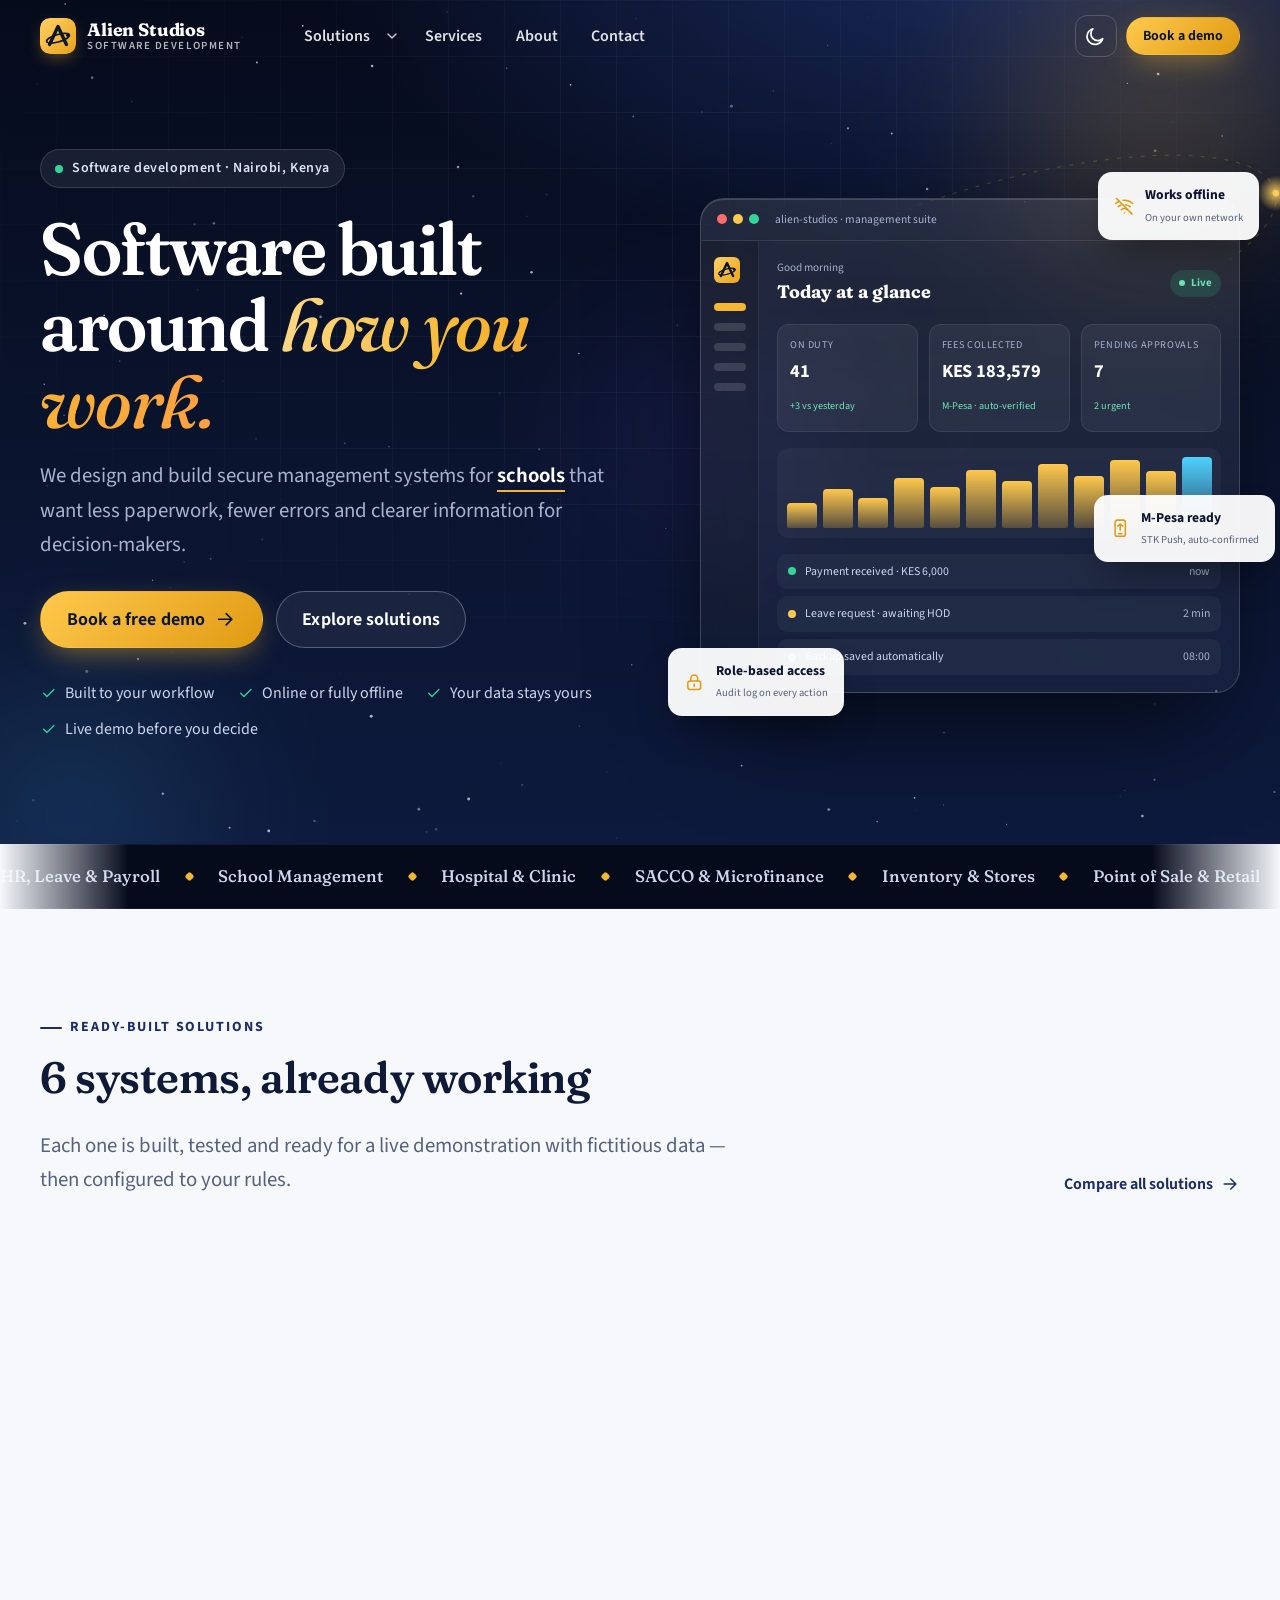
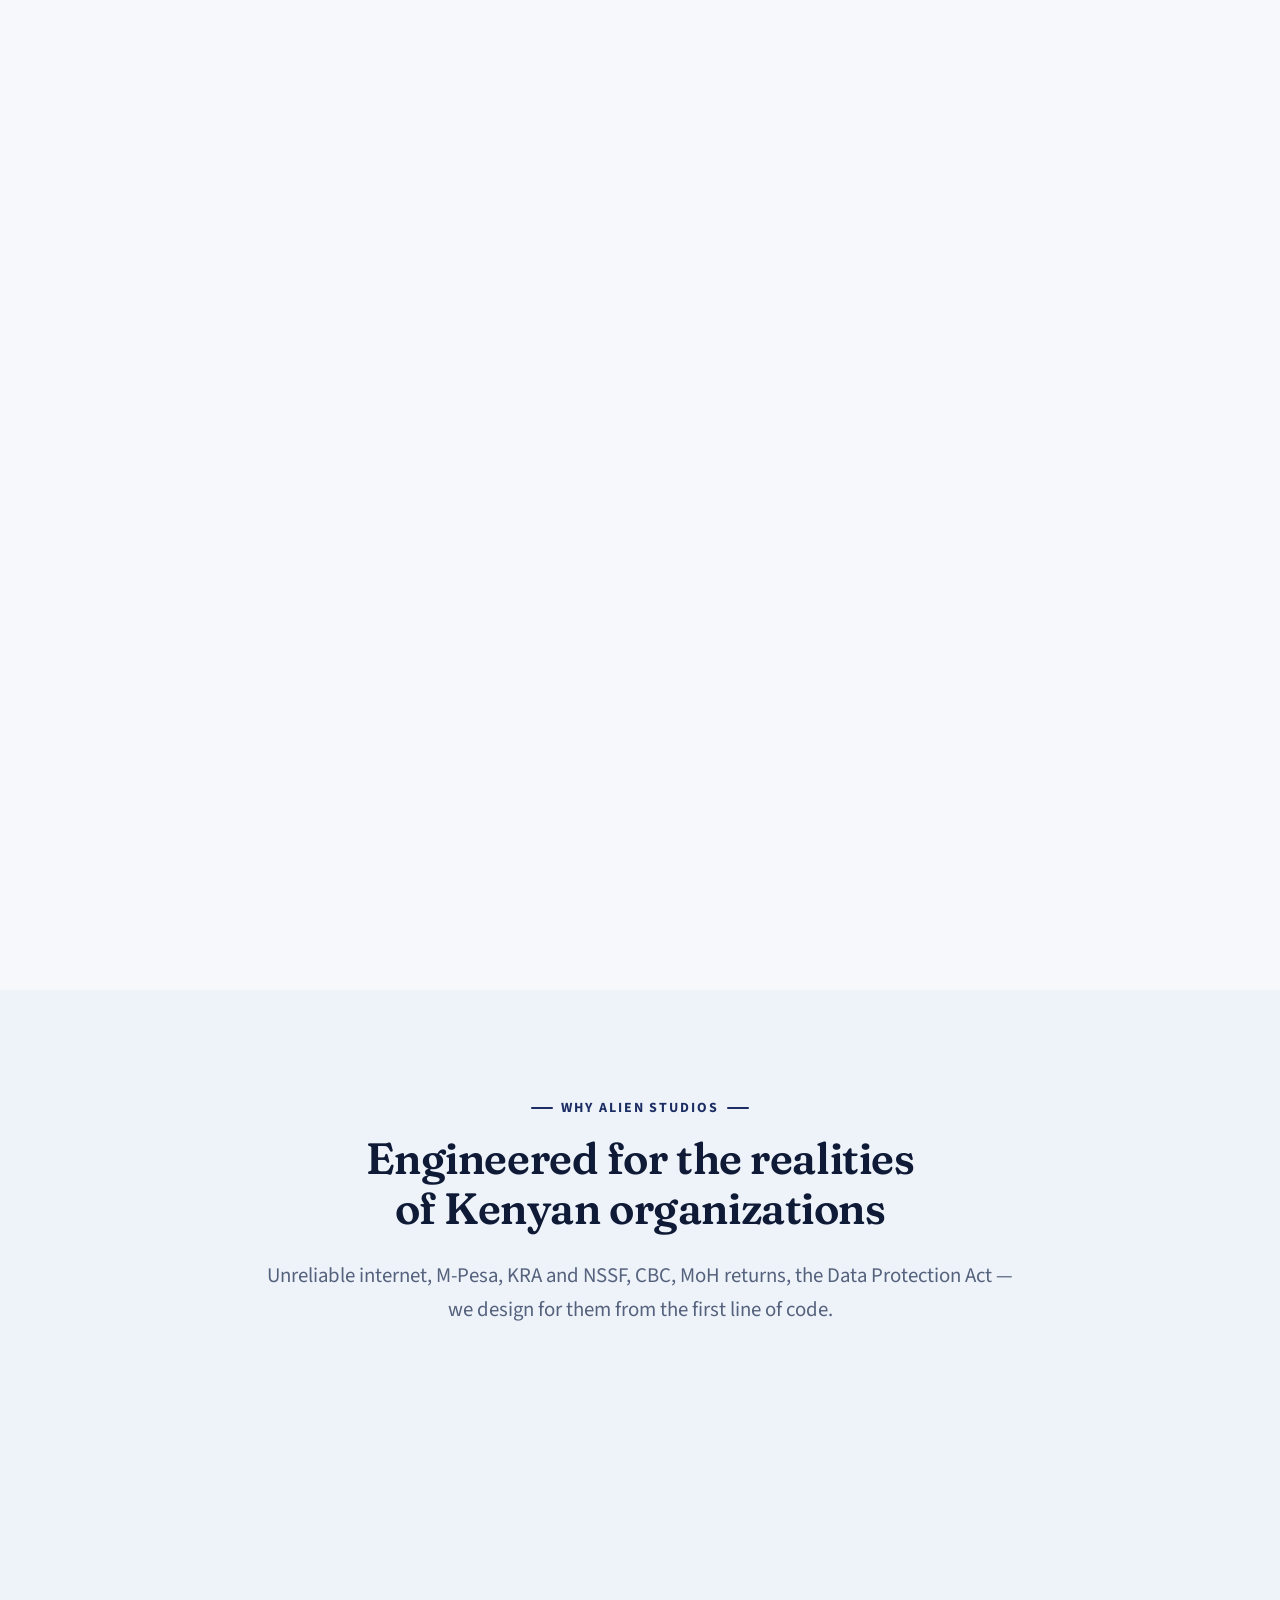
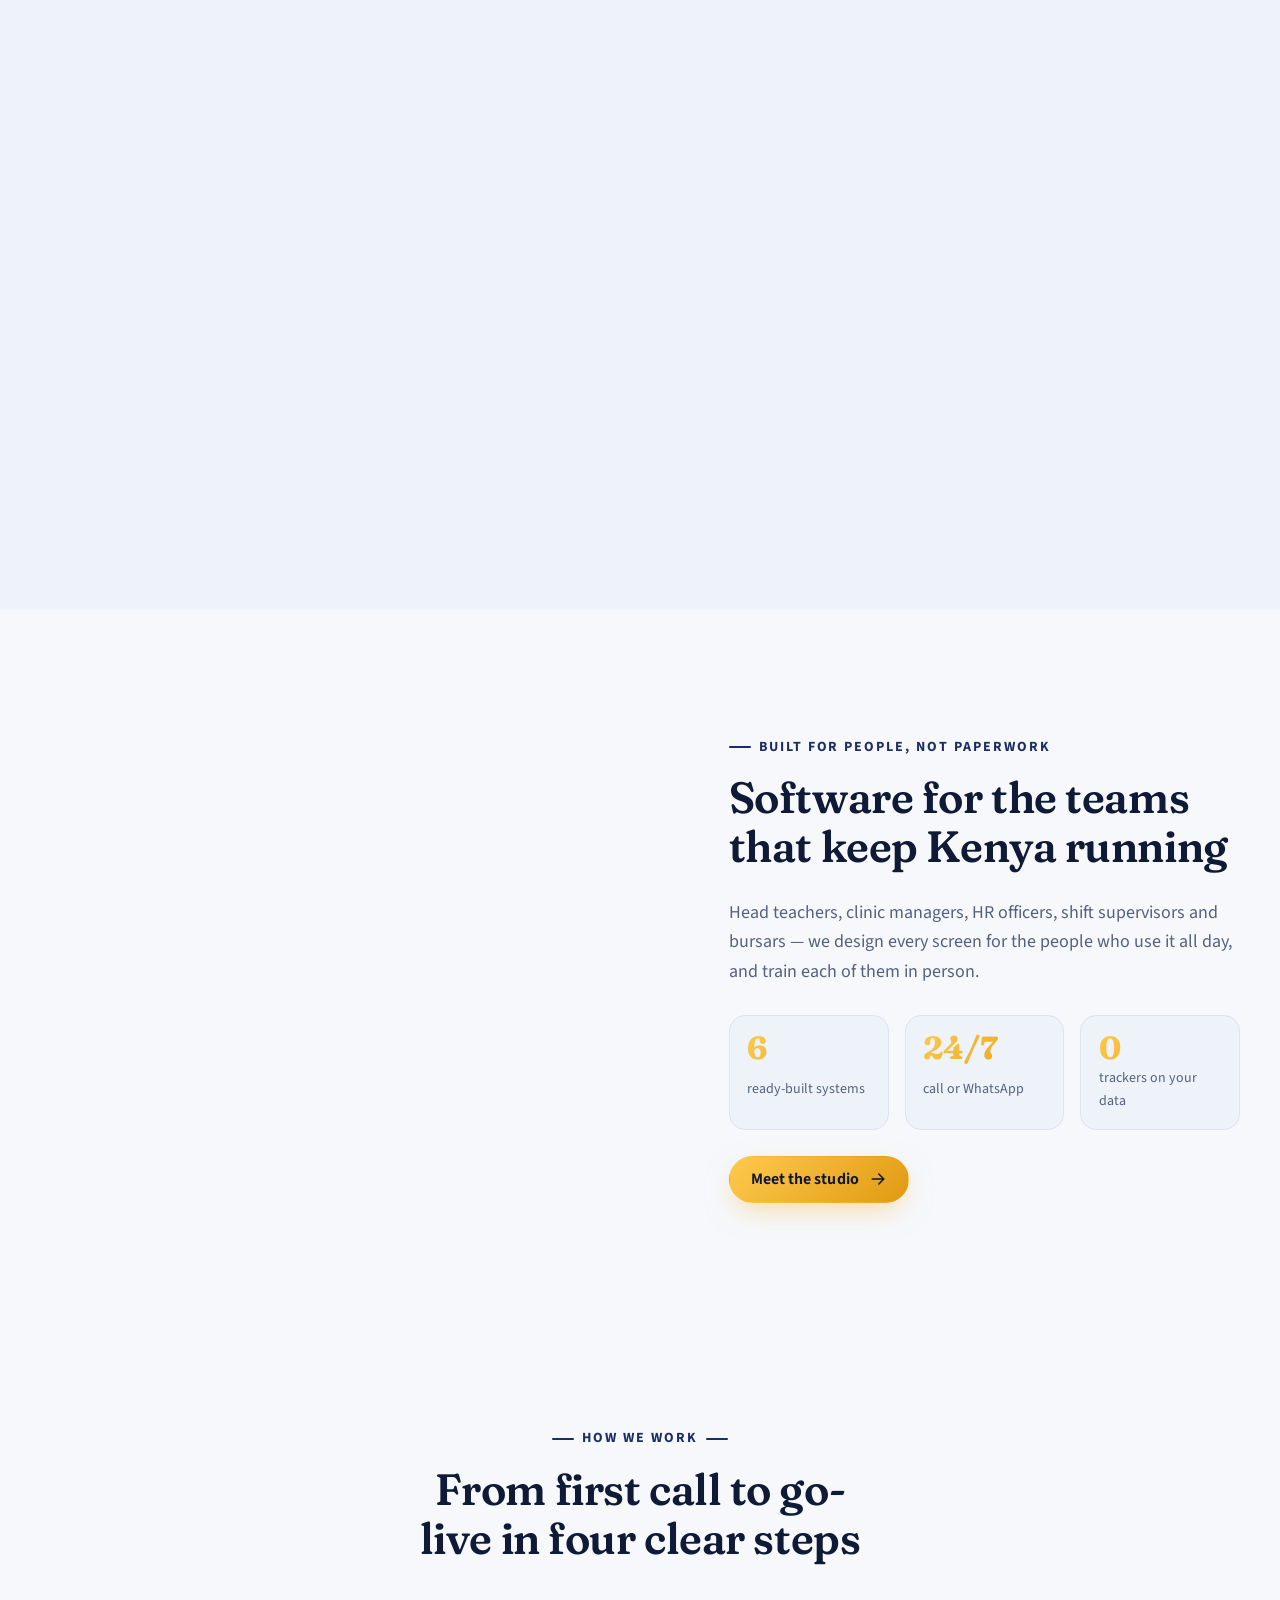
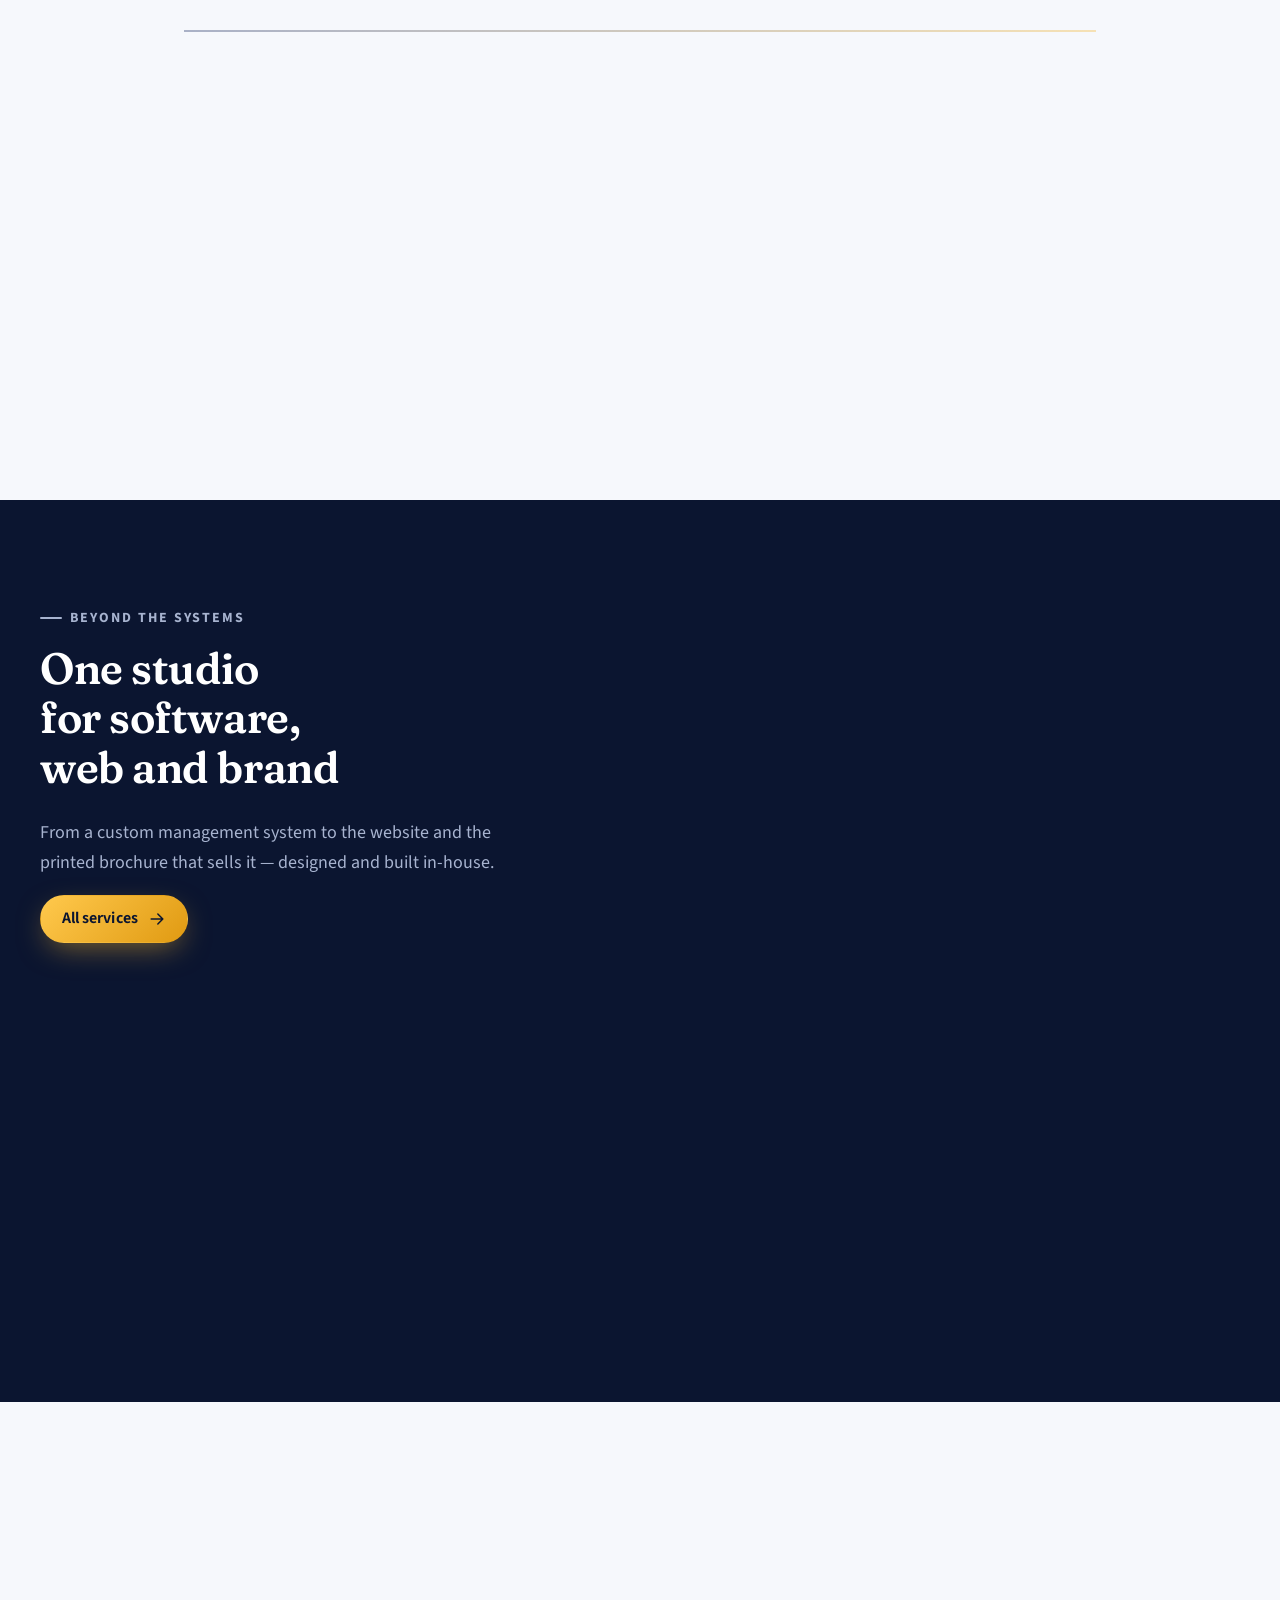
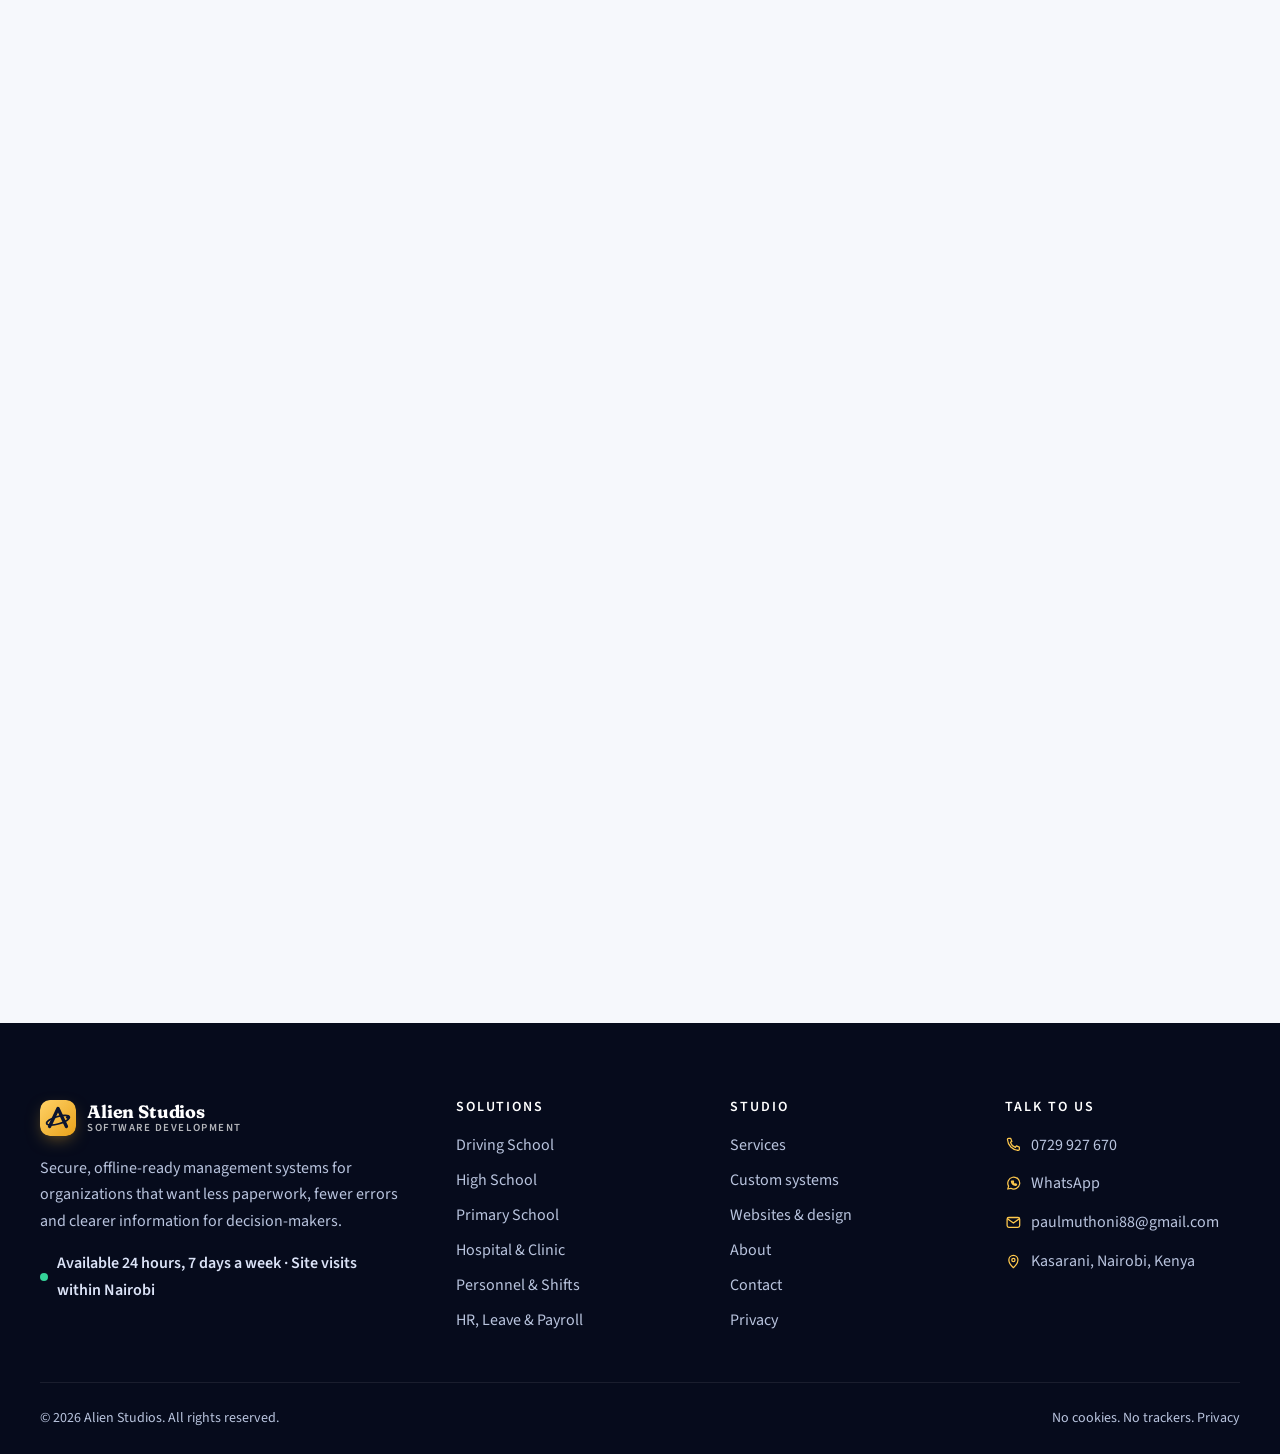
<file: index.html>
<!DOCTYPE html>
<html lang="en-KE" class="no-js" data-theme="light">
<head>
  <meta charset="utf-8">
  <meta name="viewport" content="width=device-width, initial-scale=1, viewport-fit=cover">
  <meta http-equiv="Content-Security-Policy" content="default-src 'self'; script-src 'self'; style-src 'self'; img-src 'self' data:; font-src 'self'; connect-src 'self'; manifest-src 'self'; media-src 'none'; object-src 'none'; frame-src 'none'; worker-src 'none'; base-uri 'self'; form-action 'self' mailto:">
  <meta name="referrer" content="strict-origin-when-cross-origin">
  <title>Alien Studios — Software built around how you work.</title>
  <meta name="description" content="Secure, offline-ready management systems for Kenyan schools, hospitals, HR and payroll teams, security units and growing businesses. Book a free live demo.">
  <meta name="robots" content="index, follow">
  <meta name="author" content="Paul Muthoni, Alien Studios">
  <link rel="canonical" href="https://paulmuthoni88-coder.github.io/alien-studios-website/">
  <meta name="theme-color" content="#0B1530">
  <meta name="color-scheme" content="light dark">
  <meta property="og:type" content="website">
  <meta property="og:site_name" content="Alien Studios">
  <meta property="og:locale" content="en_KE">
  <meta property="og:title" content="Alien Studios — Software built around how you work.">
  <meta property="og:description" content="Secure, offline-ready management systems for Kenyan schools, hospitals, HR and payroll teams, security units and growing businesses. Book a free live demo.">
  <meta property="og:url" content="https://paulmuthoni88-coder.github.io/alien-studios-website/">
  <meta property="og:image" content="https://paulmuthoni88-coder.github.io/alien-studios-website/assets/img/og-image.png">
  <meta property="og:image:width" content="1200">
  <meta property="og:image:height" content="630">
  <meta property="og:image:alt" content="Alien Studios — software built around how you work">
  <meta name="twitter:card" content="summary_large_image">
  <link rel="icon" href="./assets/icons/favicon.svg" type="image/svg+xml">
  <link rel="icon" href="./assets/icons/favicon-32.png" sizes="32x32" type="image/png">
  <link rel="apple-touch-icon" href="./assets/icons/apple-touch-icon.png">
  <link rel="manifest" href="./site.webmanifest">
  <link rel="preload" href="./assets/fonts/source-sans-3-var.woff2" as="font" type="font/woff2" crossorigin>
  <link rel="preload" href="./assets/fonts/fraunces-var.woff2" as="font" type="font/woff2" crossorigin>
  <link rel="stylesheet" href="./assets/css/main.dc62662292.css">
  <script src="./assets/js/theme.90586adb52.js"></script>
  <script src="./assets/js/main.18a10257b5.js" defer></script>
  <script type="application/ld+json">{"@context":"https://schema.org","@graph":[{"@type":"ProfessionalService","@id":"https://paulmuthoni88-coder.github.io/alien-studios-website/#organization","name":"Alien Studios","url":"https://paulmuthoni88-coder.github.io/alien-studios-website/","description":"Alien Studios designs and builds secure, offline-ready management systems for schools, hospitals, HR and payroll, security units and growing businesses in Kenya.","email":"paulmuthoni88@gmail.com","telephone":"+254729927670","logo":"https://paulmuthoni88-coder.github.io/alien-studios-website/assets/icons/icon-512.png","image":"https://paulmuthoni88-coder.github.io/alien-studios-website/assets/img/og-image.png","founder":{"@type":"Person","name":"Paul Muthoni","jobTitle":"Lead Software Developer"},"address":{"@type":"PostalAddress","addressLocality":"Kasarani, Nairobi","addressCountry":"KE"},"areaServed":{"@type":"Country","name":"Kenya"},"openingHours":"Mo-Su 00:00-23:59","knowsAbout":["Management information systems","School management software","Hospital management software","Payroll software","M-Pesa integration","Web design","Graphic design"]},{"@type":"WebSite","@id":"https://paulmuthoni88-coder.github.io/alien-studios-website/#website","url":"https://paulmuthoni88-coder.github.io/alien-studios-website/","name":"Alien Studios","publisher":{"@id":"https://paulmuthoni88-coder.github.io/alien-studios-website/#organization"},"inLanguage":"en-KE"}]}</script>
</head>
<body>
  <a class="skip-link" href="#main">Skip to content</a>
  <header class="site-header" data-header>
  <div class="container site-header__inner">
    <a class="brand" href="./" aria-label="Alien Studios — home"><span class="brand__mark"><img src="./assets/img/logo-mark.svg" alt="" width="36" height="36"></span><span class="brand__text"><strong>Alien Studios</strong><small>Software development</small></span>
</a>
    <nav class="nav" id="site-nav" aria-label="Main" data-nav>
      <ul class="nav__list">
        <li class="nav__item nav__item--mega">
          <a class="nav__link" href="./solutions/">Solutions</a>
          <button class="nav__expand" type="button" aria-expanded="false" aria-controls="mega-solutions" data-mega-toggle><span class="sr-only">Show the solutions menu</span><svg viewBox="0 0 24 24" width="16" height="16" fill="none" stroke="currentColor" stroke-width="2" stroke-linecap="round" stroke-linejoin="round" aria-hidden="true" focusable="false"><path d="m6 9 6 6 6-6"/></svg></button>
          <div class="mega" id="mega-solutions" data-mega>
            <div class="mega__grid">
              <a class="mega__link" href="./solutions/driving-school/"><span class="icon-badge icon-badge--sm"><svg class="icon" viewBox="0 0 24 24" width="24" height="24" fill="none" stroke="currentColor" stroke-width="1.8" stroke-linecap="round" stroke-linejoin="round" aria-hidden="true" focusable="false"><circle cx="12" cy="12" r="9"/><circle cx="12" cy="12" r="2.5"/><path d="M12 14.5V21M9.6 11.3 3.3 9.8M14.4 11.3l6.3-1.5"/></svg></span><span><b>Driving School</b><small>Lessons, fleet, fees, M-Pesa</small></span></a>
              <a class="mega__link" href="./solutions/high-school/"><span class="icon-badge icon-badge--sm"><svg class="icon" viewBox="0 0 24 24" width="24" height="24" fill="none" stroke="currentColor" stroke-width="1.8" stroke-linecap="round" stroke-linejoin="round" aria-hidden="true" focusable="false"><path d="m3 9 9-5 9 5-9 5-9-5Z"/><path d="M7 11.2V16c0 1.4 2.2 3 5 3s5-1.6 5-3v-4.8"/><path d="M21 9v6"/></svg></span><span><b>High School</b><small>Admissions, fees, CBC results</small></span></a>
              <a class="mega__link" href="./solutions/primary-school/"><span class="icon-badge icon-badge--sm"><svg class="icon" viewBox="0 0 24 24" width="24" height="24" fill="none" stroke="currentColor" stroke-width="1.8" stroke-linecap="round" stroke-linejoin="round" aria-hidden="true" focusable="false"><path d="M4 5.5A2.5 2.5 0 0 1 6.5 3H20v15H6.5A2.5 2.5 0 0 0 4 20.5v-15Z"/><path d="M4 20.5A2.5 2.5 0 0 1 6.5 18H20v3H6.5"/><path d="M9 8h7M9 11.5h5"/></svg></span><span><b>Primary School</b><small>Vote heads, CBC, report cards</small></span></a>
              <a class="mega__link" href="./solutions/hospital/"><span class="icon-badge icon-badge--sm"><svg class="icon" viewBox="0 0 24 24" width="24" height="24" fill="none" stroke="currentColor" stroke-width="1.8" stroke-linecap="round" stroke-linejoin="round" aria-hidden="true" focusable="false"><path d="M12 20s-7.5-4.4-7.5-10A4.3 4.3 0 0 1 12 7.4 4.3 4.3 0 0 1 19.5 10c0 5.6-7.5 10-7.5 10Z"/><path d="M12 10.5v5M9.5 13h5"/></svg></span><span><b>Hospital &amp; Clinic</b><small>Patients, pharmacy, MoH reports</small></span></a>
              <a class="mega__link" href="./solutions/personnel-shift-leave/"><span class="icon-badge icon-badge--sm"><svg class="icon" viewBox="0 0 24 24" width="24" height="24" fill="none" stroke="currentColor" stroke-width="1.8" stroke-linecap="round" stroke-linejoin="round" aria-hidden="true" focusable="false"><path d="M12 3 4.5 6v5.5c0 4.6 3.2 8.2 7.5 9.5 4.3-1.3 7.5-4.9 7.5-9.5V6L12 3Z"/><path d="m9 12 2.2 2.2L15.5 10"/></svg></span><span><b>Personnel &amp; Shifts</b><small>Nominal roll, passes, briefs</small></span></a>
              <a class="mega__link" href="./solutions/staff-leave-payroll/"><span class="icon-badge icon-badge--sm"><svg class="icon" viewBox="0 0 24 24" width="24" height="24" fill="none" stroke="currentColor" stroke-width="1.8" stroke-linecap="round" stroke-linejoin="round" aria-hidden="true" focusable="false"><rect x="3" y="5" width="18" height="14" rx="2.5"/><path d="M3 10h18"/><circle cx="12" cy="14.5" r="2"/><path d="M7 14.5h.01M17 14.5h.01"/></svg></span><span><b>HR, Leave &amp; Payroll</b><small>PAYE, NSSF, SHIF, payslips</small></span></a>
            </div>
            <a class="mega__foot" href="./services/#custom">Need something else? We build custom systems <svg class="icon" viewBox="0 0 24 24" width="24" height="24" fill="none" stroke="currentColor" stroke-width="1.8" stroke-linecap="round" stroke-linejoin="round" aria-hidden="true" focusable="false"><path d="M5 12h14M13 6l6 6-6 6"/></svg></a>
          </div>
        </li>
        <li class="nav__item"><a class="nav__link" href="./services/">Services</a></li>
        <li class="nav__item"><a class="nav__link" href="./about/">About</a></li>
        <li class="nav__item"><a class="nav__link" href="./contact/">Contact</a></li>
      </ul>
      <div class="nav__mobile-cta"><a class="btn btn--primary btn--block" href="./contact/">Book a free demo</a><a class="btn btn--ghost btn--block" href="tel:+254729927670"><svg class="icon" viewBox="0 0 24 24" width="24" height="24" fill="none" stroke="currentColor" stroke-width="1.8" stroke-linecap="round" stroke-linejoin="round" aria-hidden="true" focusable="false"><path d="M5 3.5h3.2l1.6 4.2-2 1.4a11 11 0 0 0 7.1 7.1l1.4-2 4.2 1.6V19a1.5 1.5 0 0 1-1.6 1.5A16.5 16.5 0 0 1 3.5 5.1 1.5 1.5 0 0 1 5 3.5Z"/></svg> 0729 927 670</a></div>
    </nav>
    <div class="site-header__actions">
      <button class="icon-btn" type="button" data-theme-toggle aria-label="Switch to dark theme"><span class="theme-icon theme-icon--moon"><svg class="icon" viewBox="0 0 24 24" width="24" height="24" fill="none" stroke="currentColor" stroke-width="1.8" stroke-linecap="round" stroke-linejoin="round" aria-hidden="true" focusable="false"><path d="M20 14.5A8.5 8.5 0 1 1 9.5 4a7 7 0 0 0 10.5 10.5Z"/></svg></span><span class="theme-icon theme-icon--sun"><svg class="icon" viewBox="0 0 24 24" width="24" height="24" fill="none" stroke="currentColor" stroke-width="1.8" stroke-linecap="round" stroke-linejoin="round" aria-hidden="true" focusable="false"><circle cx="12" cy="12" r="4"/><path d="M12 2.5v2M12 19.5v2M2.5 12h2M19.5 12h2M5.3 5.3l1.4 1.4M17.3 17.3l1.4 1.4M18.7 5.3l-1.4 1.4M6.7 17.3l-1.4 1.4"/></svg></span></button>
      <a class="btn btn--primary btn--sm hide-mobile" href="./contact/">Book a demo</a>
      <button class="icon-btn nav-toggle" type="button" aria-expanded="false" aria-controls="site-nav" data-nav-toggle><span class="sr-only">Menu</span><span class="nav-toggle__bars" aria-hidden="true"><i></i><i></i><i></i></span></button>
    </div>
  </div>
</header>

  <main id="main" tabindex="-1">
<section class="hero hero--home" aria-labelledby="hero-title">
  <div class="hero__bg" aria-hidden="true">
    <canvas class="hero__canvas" data-starfield></canvas>
    <div class="orb orb--1"></div><div class="orb orb--2"></div><div class="orb orb--3"></div>
    <div class="gridlines"></div>
  </div>
  <div class="container hero__inner hero__inner--split">
    <div class="hero__copy">
      <p class="eyebrow"><span class="status-dot" aria-hidden="true"></span> Software development · Nairobi, Kenya</p>
      <h1 id="hero-title" class="display">Software built<br>around <span class="gradient-text">how you work.</span></h1>
      <p class="hero__sub">We design and build secure management systems for <span class="rotator" data-rotator data-words="schools|hospitals and clinics|HR and payroll teams|security units|driving schools|growing businesses">organizations</span> that want less paperwork, fewer errors and clearer information for decision-makers.</p>
      <div class="actions">
        <a class="btn btn--primary btn--lg" href="./contact/">Book a free demo <svg class="icon" viewBox="0 0 24 24" width="24" height="24" fill="none" stroke="currentColor" stroke-width="1.8" stroke-linecap="round" stroke-linejoin="round" aria-hidden="true" focusable="false"><path d="M5 12h14M13 6l6 6-6 6"/></svg></a>
        <a class="btn btn--ghost btn--lg" href="./solutions/">Explore solutions</a>
      </div>
      <ul class="trust">
        <li><svg class="icon" viewBox="0 0 24 24" width="24" height="24" fill="none" stroke="currentColor" stroke-width="1.8" stroke-linecap="round" stroke-linejoin="round" aria-hidden="true" focusable="false"><path d="m5 12.5 4.5 4.5L19 7.5"/></svg> Built to your workflow</li>
        <li><svg class="icon" viewBox="0 0 24 24" width="24" height="24" fill="none" stroke="currentColor" stroke-width="1.8" stroke-linecap="round" stroke-linejoin="round" aria-hidden="true" focusable="false"><path d="m5 12.5 4.5 4.5L19 7.5"/></svg> Online or fully offline</li>
        <li><svg class="icon" viewBox="0 0 24 24" width="24" height="24" fill="none" stroke="currentColor" stroke-width="1.8" stroke-linecap="round" stroke-linejoin="round" aria-hidden="true" focusable="false"><path d="m5 12.5 4.5 4.5L19 7.5"/></svg> Your data stays yours</li>
        <li><svg class="icon" viewBox="0 0 24 24" width="24" height="24" fill="none" stroke="currentColor" stroke-width="1.8" stroke-linecap="round" stroke-linejoin="round" aria-hidden="true" focusable="false"><path d="m5 12.5 4.5 4.5L19 7.5"/></svg> Live demo before you decide</li>
      </ul>
    </div>
    <div class="hero__visual" data-tilt>
      <div class="device reveal">
        <div class="device__bar"><i></i><i></i><i></i><span>alien-studios · management suite</span></div>
        <div class="device__body">
          <aside class="device__side" aria-hidden="true">
            <span class="device__logo"><img src="./assets/img/logo-mark.svg" alt="" width="26" height="26"></span>
            <b class="on"></b><b></b><b></b><b></b><b></b>
          </aside>
          <div class="device__main">
            <div class="device__head"><div><small>Good morning</small><strong>Today at a glance</strong></div><span class="chip chip--live"><i></i> Live</span></div>
            <div class="device__kpis">
              <div class="kpi"><small>On duty</small><strong data-count="42">42</strong><em>+3 vs yesterday</em></div>
              <div class="kpi"><small>Fees collected</small><strong>KES <span data-count="186400">186,400</span></strong><em>M-Pesa · auto-verified</em></div>
              <div class="kpi"><small>Pending approvals</small><strong data-count="7">7</strong><em>2 urgent</em></div>
            </div>
            <div class="device__chart" aria-hidden="true"><span></span><span></span><span></span><span></span><span></span><span></span><span></span><span></span><span></span><span></span><span></span><span></span></div>
            <ul class="device__feed" aria-hidden="true">
              <li><span class="dot dot--green"></span> Payment received · KES 6,000 <em>now</em></li>
              <li><span class="dot dot--gold"></span> Leave request · awaiting HOD <em>2 min</em></li>
              <li><span class="dot dot--blue"></span> Backup saved automatically <em>08:00</em></li>
            </ul>
          </div>
        </div>
      </div>
      <div class="float-card float-card--a reveal"><svg class="icon" viewBox="0 0 24 24" width="24" height="24" fill="none" stroke="currentColor" stroke-width="1.8" stroke-linecap="round" stroke-linejoin="round" aria-hidden="true" focusable="false"><path d="M2 8.8a15 15 0 0 1 4.2-2.6M10.7 5.1A15 15 0 0 1 22 8.8M5 12.5a10 10 0 0 1 3.3-2M13.5 10.3A10 10 0 0 1 19 12.5M8.5 16.2a5 5 0 0 1 7 0"/><path d="M12 20h.01M3 3l18 18"/></svg><span><b>Works offline</b><small>On your own network</small></span></div>
      <div class="float-card float-card--b reveal"><svg class="icon" viewBox="0 0 24 24" width="24" height="24" fill="none" stroke="currentColor" stroke-width="1.8" stroke-linecap="round" stroke-linejoin="round" aria-hidden="true" focusable="false"><rect x="6" y="2.5" width="12" height="19" rx="2.5"/><path d="M10 18.5h4"/><path d="M9 9.5 12 7l3 2.5M12 7v7"/></svg><span><b>M-Pesa ready</b><small>STK Push, auto-confirmed</small></span></div>
      <div class="float-card float-card--c reveal"><svg class="icon" viewBox="0 0 24 24" width="24" height="24" fill="none" stroke="currentColor" stroke-width="1.8" stroke-linecap="round" stroke-linejoin="round" aria-hidden="true" focusable="false"><rect x="4.5" y="10.5" width="15" height="10" rx="2.5"/><path d="M8 10.5V7.5a4 4 0 0 1 8 0v3"/><path d="M12 14.5v2.5"/></svg><span><b>Role-based access</b><small>Audit log on every action</small></span></div>
    </div>
  </div>
  <p class="sr-only">The image beside this text is an illustration of a dashboard with sample figures.</p>
</section>

<section class="marquee" aria-label="Sectors we build for">
  <div class="marquee__track">
    <ul class="marquee__list">
      <li>HR, Leave &amp; Payroll</li><li>School Management</li><li>Hospital &amp; Clinic</li><li>SACCO &amp; Microfinance</li><li>Inventory &amp; Stores</li><li>Point of Sale &amp; Retail</li><li>Property &amp; Rentals</li><li>Fleet &amp; Transport</li><li>Hotel &amp; Hospitality</li><li>Church, NGO &amp; Members</li><li>Driving Schools</li><li>Security &amp; Shift Units</li>
    </ul>
    <ul class="marquee__list" aria-hidden="true">
      <li>HR, Leave &amp; Payroll</li><li>School Management</li><li>Hospital &amp; Clinic</li><li>SACCO &amp; Microfinance</li><li>Inventory &amp; Stores</li><li>Point of Sale &amp; Retail</li><li>Property &amp; Rentals</li><li>Fleet &amp; Transport</li><li>Hotel &amp; Hospitality</li><li>Church, NGO &amp; Members</li><li>Driving Schools</li><li>Security &amp; Shift Units</li>
    </ul>
  </div>
</section>

<section class="section" aria-labelledby="h-solutions">
  <div class="container">
    <div class="section-head section-head--row">
      <div><p class="kicker">Ready-built solutions</p><h2 id="h-solutions">6 systems, already working</h2><p class="muted">Each one is built, tested and ready for a live demonstration with fictitious data — then configured to your rules.</p></div>
      <a class="link-arrow" href="./solutions/">Compare all solutions <svg class="icon" viewBox="0 0 24 24" width="24" height="24" fill="none" stroke="currentColor" stroke-width="1.8" stroke-linecap="round" stroke-linejoin="round" aria-hidden="true" focusable="false"><path d="M5 12h14M13 6l6 6-6 6"/></svg></a>
    </div>
    <div class="grid grid--3 product-grid" data-filter-target><article class="card product-card reveal" data-sector="Education" data-index="0">
  <div class="product-card__media"><img class="photo" src="./assets/img/photos/driving-800.webp" srcset="./assets/img/photos/driving-800.webp 800w, ./assets/img/photos/driving-1600.webp 1600w" sizes="(max-width: 640px) 100vw, (max-width: 1000px) 50vw, 400px" alt="A driving instructor with a clipboard guiding a learner beside a car" width="1600" height="1067" loading="lazy" decoding="async"></div>
  <div class="product-card__top"><span class="icon-badge"><svg class="icon" viewBox="0 0 24 24" width="24" height="24" fill="none" stroke="currentColor" stroke-width="1.8" stroke-linecap="round" stroke-linejoin="round" aria-hidden="true" focusable="false"><circle cx="12" cy="12" r="9"/><circle cx="12" cy="12" r="2.5"/><path d="M12 14.5V21M9.6 11.3 3.3 9.8M14.4 11.3l6.3-1.5"/></svg></span><span class="pill">Education</span></div>
  <h3 class="product-card__title"><a class="stretched" href="./solutions/driving-school/">Driving School Management System</a></h3>
  <p class="product-card__text">Students, lesson bookings, instructors, vehicles, fees with M-Pesa and assessments in one place — with a portal where students see their own schedule and pay from their phone.</p>
  <ul class="tag-list"><li>LAN server</li><li>M-Pesa</li><li>Student portal</li><li>Offline-first</li></ul>
  <span class="link-arrow" aria-hidden="true">View system <svg class="icon" viewBox="0 0 24 24" width="24" height="24" fill="none" stroke="currentColor" stroke-width="1.8" stroke-linecap="round" stroke-linejoin="round" aria-hidden="true" focusable="false"><path d="M5 12h14M13 6l6 6-6 6"/></svg></span>
</article>
<article class="card product-card reveal" data-sector="Education" data-index="1">
  <div class="product-card__media"><img class="photo" src="./assets/img/photos/highschool-800.webp" srcset="./assets/img/photos/highschool-800.webp 800w, ./assets/img/photos/highschool-1600.webp 1600w" sizes="(max-width: 640px) 100vw, (max-width: 1000px) 50vw, 400px" alt="Secondary school students in green uniforms writing in their exercise books" width="1600" height="1067" loading="lazy" decoding="async"></div>
  <div class="product-card__top"><span class="icon-badge"><svg class="icon" viewBox="0 0 24 24" width="24" height="24" fill="none" stroke="currentColor" stroke-width="1.8" stroke-linecap="round" stroke-linejoin="round" aria-hidden="true" focusable="false"><path d="m3 9 9-5 9 5-9 5-9-5Z"/><path d="M7 11.2V16c0 1.4 2.2 3 5 3s5-1.6 5-3v-4.8"/><path d="M21 9v6"/></svg></span><span class="pill">Education</span></div>
  <h3 class="product-card__title"><a class="stretched" href="./solutions/high-school/">High School Management System</a></h3>
  <p class="product-card__text">Admissions, term billing and receipts, CBC exams and report cards, attendance, timetables and boarding for secondary and senior schools — on the school&#39;s own network.</p>
  <ul class="tag-list"><li>LAN server</li><li>CBC</li><li>Boarding</li><li>Offline</li></ul>
  <span class="link-arrow" aria-hidden="true">View system <svg class="icon" viewBox="0 0 24 24" width="24" height="24" fill="none" stroke="currentColor" stroke-width="1.8" stroke-linecap="round" stroke-linejoin="round" aria-hidden="true" focusable="false"><path d="M5 12h14M13 6l6 6-6 6"/></svg></span>
</article>
<article class="card product-card reveal" data-sector="Education" data-index="2">
  <div class="product-card__media"><img class="photo" src="./assets/img/photos/primary-800.webp" srcset="./assets/img/photos/primary-800.webp 800w, ./assets/img/photos/primary-1600.webp 1600w" sizes="(max-width: 640px) 100vw, (max-width: 1000px) 50vw, 400px" alt="Young pupils in school uniform working together at a classroom table" width="1600" height="1067" loading="lazy" decoding="async"></div>
  <div class="product-card__top"><span class="icon-badge"><svg class="icon" viewBox="0 0 24 24" width="24" height="24" fill="none" stroke="currentColor" stroke-width="1.8" stroke-linecap="round" stroke-linejoin="round" aria-hidden="true" focusable="false"><path d="M4 5.5A2.5 2.5 0 0 1 6.5 3H20v15H6.5A2.5 2.5 0 0 0 4 20.5v-15Z"/><path d="M4 20.5A2.5 2.5 0 0 1 6.5 18H20v3H6.5"/><path d="M9 8h7M9 11.5h5"/></svg></span><span class="pill">Education</span></div>
  <h3 class="product-card__title"><a class="stretched" href="./solutions/primary-school/">Primary School Management System</a></h3>
  <p class="product-card__text">An offline desktop system for pre-primary, primary and junior schools: learner records with guardian consent, vote-head fees and receipts, CBC assessment with approval, report cards, attendance and clubs.</p>
  <ul class="tag-list"><li>Desktop</li><li>CBC</li><li>Offline</li><li>Guardian consent</li></ul>
  <span class="link-arrow" aria-hidden="true">View system <svg class="icon" viewBox="0 0 24 24" width="24" height="24" fill="none" stroke="currentColor" stroke-width="1.8" stroke-linecap="round" stroke-linejoin="round" aria-hidden="true" focusable="false"><path d="M5 12h14M13 6l6 6-6 6"/></svg></span>
</article>
<article class="card product-card reveal" data-sector="Health" data-index="3">
  <div class="product-card__media"><img class="photo" src="./assets/img/photos/hospital-800.webp" srcset="./assets/img/photos/hospital-800.webp 800w, ./assets/img/photos/hospital-1600.webp 1600w" sizes="(max-width: 640px) 100vw, (max-width: 1000px) 50vw, 400px" alt="A doctor in a white coat attending to a young patient at a clinic desk" width="1600" height="1067" loading="lazy" decoding="async"></div>
  <div class="product-card__top"><span class="icon-badge"><svg class="icon" viewBox="0 0 24 24" width="24" height="24" fill="none" stroke="currentColor" stroke-width="1.8" stroke-linecap="round" stroke-linejoin="round" aria-hidden="true" focusable="false"><path d="M12 20s-7.5-4.4-7.5-10A4.3 4.3 0 0 1 12 7.4 4.3 4.3 0 0 1 19.5 10c0 5.6-7.5 10-7.5 10Z"/><path d="M12 10.5v5M9.5 13h5"/></svg></span><span class="pill">Health</span></div>
  <h3 class="product-card__title"><a class="stretched" href="./solutions/hospital/">Hospital Management System</a></h3>
  <p class="product-card__text">Follows every patient from registration through triage, consultation, laboratory, pharmacy, wards and billing — and produces the Ministry of Health returns. Built for KEPH Level 2 facilities that refer to Level 5.</p>
  <ul class="tag-list"><li>LAN + WAN</li><li>ICD-10</li><li>MoH reports</li><li>Offline-first</li></ul>
  <span class="link-arrow" aria-hidden="true">View system <svg class="icon" viewBox="0 0 24 24" width="24" height="24" fill="none" stroke="currentColor" stroke-width="1.8" stroke-linecap="round" stroke-linejoin="round" aria-hidden="true" focusable="false"><path d="M5 12h14M13 6l6 6-6 6"/></svg></span>
</article>
<article class="card product-card reveal" data-sector="Security" data-index="4">
  <div class="product-card__media"><img class="photo" src="./assets/img/photos/security-800.webp" srcset="./assets/img/photos/security-800.webp 800w, ./assets/img/photos/security-1600.webp 1600w" sizes="(max-width: 640px) 100vw, (max-width: 1000px) 50vw, 400px" alt="A uniformed security officer in a high-visibility vest on patrol" width="1600" height="1067" loading="lazy" decoding="async"></div>
  <div class="product-card__top"><span class="icon-badge"><svg class="icon" viewBox="0 0 24 24" width="24" height="24" fill="none" stroke="currentColor" stroke-width="1.8" stroke-linecap="round" stroke-linejoin="round" aria-hidden="true" focusable="false"><path d="M12 3 4.5 6v5.5c0 4.6 3.2 8.2 7.5 9.5 4.3-1.3 7.5-4.9 7.5-9.5V6L12 3Z"/><path d="m9 12 2.2 2.2L15.5 10"/></svg></span><span class="pill">Security</span></div>
  <h3 class="product-card__title"><a class="stretched" href="./solutions/personnel-shift-leave/">Personnel, Shift &amp; Leave Management System</a></h3>
  <p class="product-card__text">Nominal roll, duty shifts, pass and leave approvals through the chain of command, and daily shift briefs — secure and fully offline for uniformed and shift-based units.</p>
  <ul class="tag-list"><li>Offline</li><li>Chain of command</li><li>Restricted data</li><li>LAN server</li></ul>
  <span class="link-arrow" aria-hidden="true">View system <svg class="icon" viewBox="0 0 24 24" width="24" height="24" fill="none" stroke="currentColor" stroke-width="1.8" stroke-linecap="round" stroke-linejoin="round" aria-hidden="true" focusable="false"><path d="M5 12h14M13 6l6 6-6 6"/></svg></span>
</article>
<article class="card product-card reveal" data-sector="HR &amp; Finance" data-index="5">
  <div class="product-card__media"><img class="photo" src="./assets/img/photos/hr-800.webp" srcset="./assets/img/photos/hr-800.webp 800w, ./assets/img/photos/hr-1600.webp 1600w" sizes="(max-width: 640px) 100vw, (max-width: 1000px) 50vw, 400px" alt="An HR officer working on a laptop at her desk" width="1600" height="1067" loading="lazy" decoding="async"></div>
  <div class="product-card__top"><span class="icon-badge"><svg class="icon" viewBox="0 0 24 24" width="24" height="24" fill="none" stroke="currentColor" stroke-width="1.8" stroke-linecap="round" stroke-linejoin="round" aria-hidden="true" focusable="false"><rect x="3" y="5" width="18" height="14" rx="2.5"/><path d="M3 10h18"/><circle cx="12" cy="14.5" r="2"/><path d="M7 14.5h.01M17 14.5h.01"/></svg></span><span class="pill">HR &amp; Finance</span></div>
  <h3 class="product-card__title"><a class="stretched" href="./solutions/staff-leave-payroll/">Staff, Leave &amp; Payroll Management System</a></h3>
  <p class="product-card__text">Staff records, weekly off-day rotas, leave approvals, monthly payroll with Kenyan statutory deductions and payslips — secure and offline.</p>
  <ul class="tag-list"><li>Kenyan payroll</li><li>Offline</li><li>Approvals</li><li>Payslips</li></ul>
  <span class="link-arrow" aria-hidden="true">View system <svg class="icon" viewBox="0 0 24 24" width="24" height="24" fill="none" stroke="currentColor" stroke-width="1.8" stroke-linecap="round" stroke-linejoin="round" aria-hidden="true" focusable="false"><path d="M5 12h14M13 6l6 6-6 6"/></svg></span>
</article></div>
  </div>
</section>

<section class="section section--alt" aria-labelledby="h-why">
  <div class="container">
    <div class="section-head section-head--center"><p class="kicker">Why Alien Studios</p><h2 id="h-why">Engineered for the realities of Kenyan organizations</h2><p class="muted">Unreliable internet, M-Pesa, KRA and NSSF, CBC, MoH returns, the Data Protection Act — we design for them from the first line of code.</p></div>
    <div class="bento">
      <article class="bento__item bento__item--wide card reveal">
        <span class="icon-badge"><svg class="icon" viewBox="0 0 24 24" width="24" height="24" fill="none" stroke="currentColor" stroke-width="1.8" stroke-linecap="round" stroke-linejoin="round" aria-hidden="true" focusable="false"><path d="M2 8.8a15 15 0 0 1 4.2-2.6M10.7 5.1A15 15 0 0 1 22 8.8M5 12.5a10 10 0 0 1 3.3-2M13.5 10.3A10 10 0 0 1 19 12.5M8.5 16.2a5 5 0 0 1 7 0"/><path d="M12 20h.01M3 3l18 18"/></svg></span>
        <h3>Online or fully offline</h3>
        <p>Our systems run on a computer you own, on your own network. Staff use any browser — no installation on their devices — and work never stops when the internet does.</p>
        <div class="netmap" aria-hidden="true">
          <span class="netmap__node netmap__node--server"><svg class="icon" viewBox="0 0 24 24" width="24" height="24" fill="none" stroke="currentColor" stroke-width="1.8" stroke-linecap="round" stroke-linejoin="round" aria-hidden="true" focusable="false"><rect x="4" y="3.5" width="16" height="7" rx="2"/><rect x="4" y="13.5" width="16" height="7" rx="2"/><path d="M8 7h.01M8 17h.01"/></svg><small>Server PC</small></span>
          <span class="netmap__node netmap__node--a"><svg class="icon" viewBox="0 0 24 24" width="24" height="24" fill="none" stroke="currentColor" stroke-width="1.8" stroke-linecap="round" stroke-linejoin="round" aria-hidden="true" focusable="false"><rect x="5" y="5" width="14" height="10" rx="1.5"/><path d="M3 19h18"/></svg></span>
          <span class="netmap__node netmap__node--b"><svg class="icon" viewBox="0 0 24 24" width="24" height="24" fill="none" stroke="currentColor" stroke-width="1.8" stroke-linecap="round" stroke-linejoin="round" aria-hidden="true" focusable="false"><rect x="7" y="2.5" width="10" height="19" rx="2.5"/><path d="M11 18.5h2"/></svg></span>
          <span class="netmap__node netmap__node--c"><svg class="icon" viewBox="0 0 24 24" width="24" height="24" fill="none" stroke="currentColor" stroke-width="1.8" stroke-linecap="round" stroke-linejoin="round" aria-hidden="true" focusable="false"><rect x="5" y="5" width="14" height="10" rx="1.5"/><path d="M3 19h18"/></svg></span>
          <span class="netmap__node netmap__node--d"><svg class="icon" viewBox="0 0 24 24" width="24" height="24" fill="none" stroke="currentColor" stroke-width="1.8" stroke-linecap="round" stroke-linejoin="round" aria-hidden="true" focusable="false"><rect x="7" y="2.5" width="10" height="19" rx="2.5"/><path d="M11 18.5h2"/></svg></span>
          <svg class="netmap__lines" viewBox="0 0 400 160" preserveAspectRatio="none"><path d="M200 80 60 30M200 80 340 30M200 80 60 130M200 80 340 130"/></svg>
        </div>
      </article>
      <article class="bento__item card reveal"><span class="icon-badge"><svg class="icon" viewBox="0 0 24 24" width="24" height="24" fill="none" stroke="currentColor" stroke-width="1.8" stroke-linecap="round" stroke-linejoin="round" aria-hidden="true" focusable="false"><rect x="4.5" y="10.5" width="15" height="10" rx="2.5"/><path d="M8 10.5V7.5a4 4 0 0 1 8 0v3"/><path d="M12 14.5v2.5"/></svg></span><h3>Secure by default</h3><p>Personal logins, hashed passwords, lockout, automatic sign-out, role-based access and an audit log of every important action.</p></article>
      <article class="bento__item card reveal"><span class="icon-badge"><svg class="icon" viewBox="0 0 24 24" width="24" height="24" fill="none" stroke="currentColor" stroke-width="1.8" stroke-linecap="round" stroke-linejoin="round" aria-hidden="true" focusable="false"><rect x="6" y="2.5" width="12" height="19" rx="2.5"/><path d="M10 18.5h4"/><path d="M9 9.5 12 7l3 2.5M12 7v7"/></svg></span><h3>M-Pesa built in</h3><p>STK Push payments confirmed with Safaricom and recorded automatically — no retyping receipt codes.</p></article>
      <article class="bento__item card reveal"><span class="icon-badge"><svg class="icon" viewBox="0 0 24 24" width="24" height="24" fill="none" stroke="currentColor" stroke-width="1.8" stroke-linecap="round" stroke-linejoin="round" aria-hidden="true" focusable="false"><ellipse cx="12" cy="5.5" rx="7.5" ry="2.8"/><path d="M4.5 5.5v13c0 1.5 3.4 2.8 7.5 2.8s7.5-1.3 7.5-2.8v-13"/><path d="M4.5 12c0 1.5 3.4 2.8 7.5 2.8s7.5-1.3 7.5-2.8"/></svg></span><h3>Your data stays yours</h3><p>Stored on your premises, backed up automatically, exportable to Excel at any time. No lock-in.</p></article>
      <article class="bento__item card reveal"><span class="icon-badge"><svg class="icon" viewBox="0 0 24 24" width="24" height="24" fill="none" stroke="currentColor" stroke-width="1.8" stroke-linecap="round" stroke-linejoin="round" aria-hidden="true" focusable="false"><path d="M5 21V4M5 4h11l-2 4 2 4H5"/></svg></span><h3>Kenyan context</h3><p>PAYE, NSSF, SHIF and Housing Levy. CBC levels. MOH 705 and IDSR. Kenya Data Protection Act, 2019.</p></article>
      <article class="bento__item bento__item--wide card card--dark reveal">
        <span class="icon-badge"><svg class="icon" viewBox="0 0 24 24" width="24" height="24" fill="none" stroke="currentColor" stroke-width="1.8" stroke-linecap="round" stroke-linejoin="round" aria-hidden="true" focusable="false"><path d="m12 3 9 5-9 5-9-5 9-5Z"/><path d="m3 13 9 5 9-5"/></svg></span>
        <h3>Built around how you already work</h3>
        <p>Your approval chain, your leave rules, your fee structure, your reports. We start by listening, then configure the system to your process — not the other way round.</p>
        <ol class="mini-steps"><li>Listen</li><li>Demonstrate</li><li>Configure</li><li>Train</li><li>Support</li></ol>
      </article>
    </div>
  </div>
</section>

<section class="section" aria-labelledby="h-people">
  <div class="container local">
    <div class="mosaic reveal">
      <figure class="mosaic__main"><img class="photo" src="./assets/img/photos/team-800.webp" srcset="./assets/img/photos/team-800.webp 800w, ./assets/img/photos/team-1600.webp 1600w" sizes="(max-width: 900px) 100vw, 40vw" alt="A team gathered around a laptop reviewing work together" width="1600" height="1067" loading="lazy" decoding="async"></figure>
      <figure class="mosaic__a"><img class="photo" src="./assets/img/photos/nairobi-800.webp" srcset="./assets/img/photos/nairobi-800.webp 800w, ./assets/img/photos/nairobi-1600.webp 1600w" sizes="(max-width: 900px) 50vw, 25vw" alt="The Nairobi city skyline on a sunny day" width="1600" height="1067" loading="lazy" decoding="async"></figure>
      <figure class="mosaic__b"><img class="photo" src="./assets/img/photos/meeting-800.webp" srcset="./assets/img/photos/meeting-800.webp 800w, ./assets/img/photos/meeting-1600.webp 1600w" sizes="(max-width: 900px) 50vw, 25vw" alt="Colleagues working on laptops around a meeting table" width="1600" height="1067" loading="lazy" decoding="async"></figure>
      <div class="mosaic__badge" aria-hidden="true"><img src="./assets/img/logo-mark.svg" alt="" width="34" height="34"><span><b>Made in Nairobi</b><small>Kasarani, Nairobi</small></span></div>
    </div>
    <div class="local__copy">
      <p class="kicker">Built for people, not paperwork</p>
      <h2 id="h-people">Software for the teams that keep Kenya running</h2>
      <p class="muted">Head teachers, clinic managers, HR officers, shift supervisors and bursars — we design every screen for the people who use it all day, and train each of them in person.</p>
      <ul class="stat-row">
        <li><strong>6</strong><span>ready-built systems</span></li>
        <li><strong>24/7</strong><span>call or WhatsApp</span></li>
        <li><strong>0</strong><span>trackers on your data</span></li>
      </ul>
      <a class="btn btn--primary" href="./about/">Meet the studio <svg class="icon" viewBox="0 0 24 24" width="24" height="24" fill="none" stroke="currentColor" stroke-width="1.8" stroke-linecap="round" stroke-linejoin="round" aria-hidden="true" focusable="false"><path d="M5 12h14M13 6l6 6-6 6"/></svg></a>
    </div>
  </div>
</section>

<section class="section" aria-labelledby="h-process">
  <div class="container">
    <div class="section-head section-head--center"><p class="kicker">How we work</p><h2 id="h-process">From first call to go-live in four clear steps</h2></div>
    <ol class="process" data-process>
      <li class="process__step reveal"><span class="process__num">1</span><h3>Call or WhatsApp</h3><p>Tell us a convenient day and time — we are available 24 hours, 7 days a week.</p></li>
      <li class="process__step reveal"><span class="process__num">2</span><h3>Free demonstration</h3><p>At your office, with sample data, focused on the problems you mention.</p></li>
      <li class="process__step reveal"><span class="process__num">3</span><h3>Scope &amp; quotation</h3><p>Agreed features, costs and timeline in writing — no surprises.</p></li>
      <li class="process__step process__step--gold reveal"><span class="process__num">4</span><h3>Setup &amp; training</h3><p>Installation, data migration, staff training and ongoing support.</p></li>
    </ol>
  </div>
</section>

<div class="art-divider" aria-hidden="true"><img src="./assets/img/art/space-divider.svg" alt="" width="1200" height="180" loading="lazy"></div>

<section class="section section--dark" aria-labelledby="h-services">
  <div class="container split">
    <div class="split__aside">
      <p class="kicker kicker--gold">Beyond the systems</p>
      <h2 id="h-services">One studio for software, web and brand</h2>
      <p>From a custom management system to the website and the printed brochure that sells it — designed and built in-house.</p>
      <a class="btn btn--primary" href="./services/">All services <svg class="icon" viewBox="0 0 24 24" width="24" height="24" fill="none" stroke="currentColor" stroke-width="1.8" stroke-linecap="round" stroke-linejoin="round" aria-hidden="true" focusable="false"><path d="M5 12h14M13 6l6 6-6 6"/></svg></a>
      <img class="art art--aside" src="./assets/img/art/alien-coder.svg" alt="Illustration: a friendly green alien coding on a laptop on a small moon" width="400" height="400" loading="lazy">
    </div>
    <ul class="service-list">
      <li class="reveal"><span class="icon-badge"><svg class="icon" viewBox="0 0 24 24" width="24" height="24" fill="none" stroke="currentColor" stroke-width="1.8" stroke-linecap="round" stroke-linejoin="round" aria-hidden="true" focusable="false"><path d="m8 8-4 4 4 4M16 8l4 4-4 4M13.5 5l-3 14"/></svg></span><div><h3>Custom software</h3><p>Management systems for SACCOs, stores, rentals, fleets, hotels, churches and NGOs.</p></div></li>
      <li class="reveal"><span class="icon-badge"><svg class="icon" viewBox="0 0 24 24" width="24" height="24" fill="none" stroke="currentColor" stroke-width="1.8" stroke-linecap="round" stroke-linejoin="round" aria-hidden="true" focusable="false"><circle cx="12" cy="12" r="9"/><path d="M3 12h18M12 3c2.5 2.7 3.8 5.7 3.8 9S14.5 18.3 12 21c-2.5-2.7-3.8-5.7-3.8-9S9.5 5.7 12 3Z"/></svg></span><div><h3>Websites</h3><p>Fast, secure, accessible websites like this one — no trackers, built to last.</p></div></li>
      <li class="reveal"><span class="icon-badge"><svg class="icon" viewBox="0 0 24 24" width="24" height="24" fill="none" stroke="currentColor" stroke-width="1.8" stroke-linecap="round" stroke-linejoin="round" aria-hidden="true" focusable="false"><path d="M4 20l4.2-1 10.4-10.4a2.1 2.1 0 0 0-3-3L5.2 16 4 20Z"/><path d="m14 7 3 3"/></svg></span><div><h3>Graphic design</h3><p>Logos, flyers, posters, business cards, social media, presentations and CVs.</p></div></li>
      <li class="reveal"><span class="icon-badge"><svg class="icon" viewBox="0 0 24 24" width="24" height="24" fill="none" stroke="currentColor" stroke-width="1.8" stroke-linecap="round" stroke-linejoin="round" aria-hidden="true" focusable="false"><circle cx="12" cy="12" r="9"/><circle cx="12" cy="12" r="3.5"/><path d="m5.6 5.6 3.9 3.9M14.5 14.5l3.9 3.9M18.4 5.6l-3.9 3.9M9.5 14.5l-3.9 3.9"/></svg></span><div><h3>Training &amp; support</h3><p>On-site setup, data migration, staff training and agreed support plans.</p></div></li>
    </ul>
  </div>
</section>

<section class="section" aria-labelledby="h-founder">
  <div class="container founder reveal">
    <div class="founder__avatar" aria-hidden="true"><span>PM</span></div>
    <div>
      <p class="kicker">The person behind the code</p>
      <h2 id="h-founder">Talk directly to the developer who builds your system</h2>
      <p class="founder__quote">“Thank you for taking time to look at our work. I would be glad to answer your questions, show a live demonstration and agree a plan that fits your budget and timeline.”</p>
      <p class="founder__name"><b>Paul Muthoni</b> · Lead Software Developer, Alien Studios</p>
      <div class="actions"><a class="btn btn--ghost-dark" href="./about/">About the studio</a><a class="btn btn--link" href="tel:+254729927670"><svg class="icon" viewBox="0 0 24 24" width="24" height="24" fill="none" stroke="currentColor" stroke-width="1.8" stroke-linecap="round" stroke-linejoin="round" aria-hidden="true" focusable="false"><path d="M5 3.5h3.2l1.6 4.2-2 1.4a11 11 0 0 0 7.1 7.1l1.4-2 4.2 1.6V19a1.5 1.5 0 0 1-1.6 1.5A16.5 16.5 0 0 1 3.5 5.1 1.5 1.5 0 0 1 5 3.5Z"/></svg> 0729 927 670</a></div>
    </div>
  </div>
</section>

<section class="cta-band" aria-labelledby="cta-title">
  <div class="container cta-band__inner reveal">
    <div class="cta-band__glow" aria-hidden="true"></div>
    <div>
      <p class="kicker kicker--gold">Live demo before you decide</p>
      <h2 id="cta-title">See your own workflow running — free, at your office.</h2>
      <p>Tell us a convenient day and time. We bring a working demonstration with sample data, listen to how you work and agree a plan that fits your budget and timeline.</p>
    </div>
    <div class="cta-band__actions">
      <a class="btn btn--primary btn--lg" href="./contact/">Book a free demo <svg class="icon" viewBox="0 0 24 24" width="24" height="24" fill="none" stroke="currentColor" stroke-width="1.8" stroke-linecap="round" stroke-linejoin="round" aria-hidden="true" focusable="false"><path d="M5 12h14M13 6l6 6-6 6"/></svg></a>
      <a class="btn btn--ghost btn--lg" href="https://wa.me/254729927670?text=Hello%20Alien%20Studios%2C%20I%20would%20like%20to%20book%20a%20free%20demonstration." target="_blank" rel="noopener noreferrer"><svg class="icon" viewBox="0 0 24 24" width="24" height="24" fill="none" stroke="currentColor" stroke-width="1.8" stroke-linecap="round" stroke-linejoin="round" aria-hidden="true" focusable="false"><path d="M4 20l1.2-4.1A8.5 8.5 0 1 1 8.4 19L4 20Z"/><path d="M9.2 8.8c.2 2.9 2.9 5.6 5.9 6 .7 0 1.5-.8 1.4-1.4l-1.6-.8-.9.9a5.1 5.1 0 0 1-2.6-2.6l.9-.9-.8-1.6c-.6-.1-1.4.6-1.4 1.4"/></svg> WhatsApp 0729 927 670</a>
    </div>
  </div>
</section>


  </main>
  <footer class="site-footer">
  <div class="container site-footer__grid">
    <div class="site-footer__brand">
      <a class="brand brand--light" href="./" aria-label="Alien Studios — home"><span class="brand__mark"><img src="./assets/img/logo-mark.svg" alt="" width="36" height="36"></span><span class="brand__text"><strong>Alien Studios</strong><small>Software development</small></span>
</a>
      <p>Secure, offline-ready management systems for organizations that want less paperwork, fewer errors and clearer information for decision-makers.</p>
      <p class="site-footer__avail"><span class="status-dot" aria-hidden="true"></span> Available 24 hours, 7 days a week · Site visits within Nairobi</p>
    </div>
    <nav aria-label="Solutions">
      <h2 class="site-footer__title">Solutions</h2>
      <ul>
        <li><a href="./solutions/driving-school/">Driving School</a></li>
        <li><a href="./solutions/high-school/">High School</a></li>
        <li><a href="./solutions/primary-school/">Primary School</a></li>
        <li><a href="./solutions/hospital/">Hospital &amp; Clinic</a></li>
        <li><a href="./solutions/personnel-shift-leave/">Personnel &amp; Shifts</a></li>
        <li><a href="./solutions/staff-leave-payroll/">HR, Leave &amp; Payroll</a></li>
      </ul>
    </nav>
    <nav aria-label="Studio">
      <h2 class="site-footer__title">Studio</h2>
      <ul>
        <li><a href="./services/">Services</a></li>
        <li><a href="./services/#custom">Custom systems</a></li>
        <li><a href="./services/#design">Websites &amp; design</a></li>
        <li><a href="./about/">About</a></li>
        <li><a href="./contact/">Contact</a></li>
        <li><a href="./privacy/">Privacy</a></li>
      </ul>
    </nav>
    <div>
      <h2 class="site-footer__title">Talk to us</h2>
      <ul class="contact-list">
        <li><a href="tel:+254729927670"><svg class="icon" viewBox="0 0 24 24" width="24" height="24" fill="none" stroke="currentColor" stroke-width="1.8" stroke-linecap="round" stroke-linejoin="round" aria-hidden="true" focusable="false"><path d="M5 3.5h3.2l1.6 4.2-2 1.4a11 11 0 0 0 7.1 7.1l1.4-2 4.2 1.6V19a1.5 1.5 0 0 1-1.6 1.5A16.5 16.5 0 0 1 3.5 5.1 1.5 1.5 0 0 1 5 3.5Z"/></svg> 0729 927 670</a></li>
        <li><a href="https://wa.me/254729927670?text=Hello%20Alien%20Studios%2C%20I%20would%20like%20to%20book%20a%20free%20demonstration." target="_blank" rel="noopener noreferrer"><svg class="icon" viewBox="0 0 24 24" width="24" height="24" fill="none" stroke="currentColor" stroke-width="1.8" stroke-linecap="round" stroke-linejoin="round" aria-hidden="true" focusable="false"><path d="M4 20l1.2-4.1A8.5 8.5 0 1 1 8.4 19L4 20Z"/><path d="M9.2 8.8c.2 2.9 2.9 5.6 5.9 6 .7 0 1.5-.8 1.4-1.4l-1.6-.8-.9.9a5.1 5.1 0 0 1-2.6-2.6l.9-.9-.8-1.6c-.6-.1-1.4.6-1.4 1.4"/></svg> WhatsApp</a></li>
        <li><a href="mailto:paulmuthoni88@gmail.com?subject=Enquiry%20from%20the%20Alien%20Studios%20website"><svg class="icon" viewBox="0 0 24 24" width="24" height="24" fill="none" stroke="currentColor" stroke-width="1.8" stroke-linecap="round" stroke-linejoin="round" aria-hidden="true" focusable="false"><rect x="3" y="5" width="18" height="14" rx="2.5"/><path d="m4 7 8 6 8-6"/></svg> paulmuthoni88@gmail.com</a></li>
        <li><span><svg class="icon" viewBox="0 0 24 24" width="24" height="24" fill="none" stroke="currentColor" stroke-width="1.8" stroke-linecap="round" stroke-linejoin="round" aria-hidden="true" focusable="false"><path d="M12 21s-6.5-5.6-6.5-11a6.5 6.5 0 0 1 13 0c0 5.4-6.5 11-6.5 11Z"/><circle cx="12" cy="10" r="2.3"/></svg> Kasarani, Nairobi, Kenya</span></li>
      </ul>
    </div>
  </div>
  <div class="container site-footer__bottom">
    <p>© 2026 Alien Studios. All rights reserved.</p>
    <p>No cookies. No trackers. <a href="./privacy/">Privacy</a></p>
  </div>
</footer>

</body>
</html>
</file>
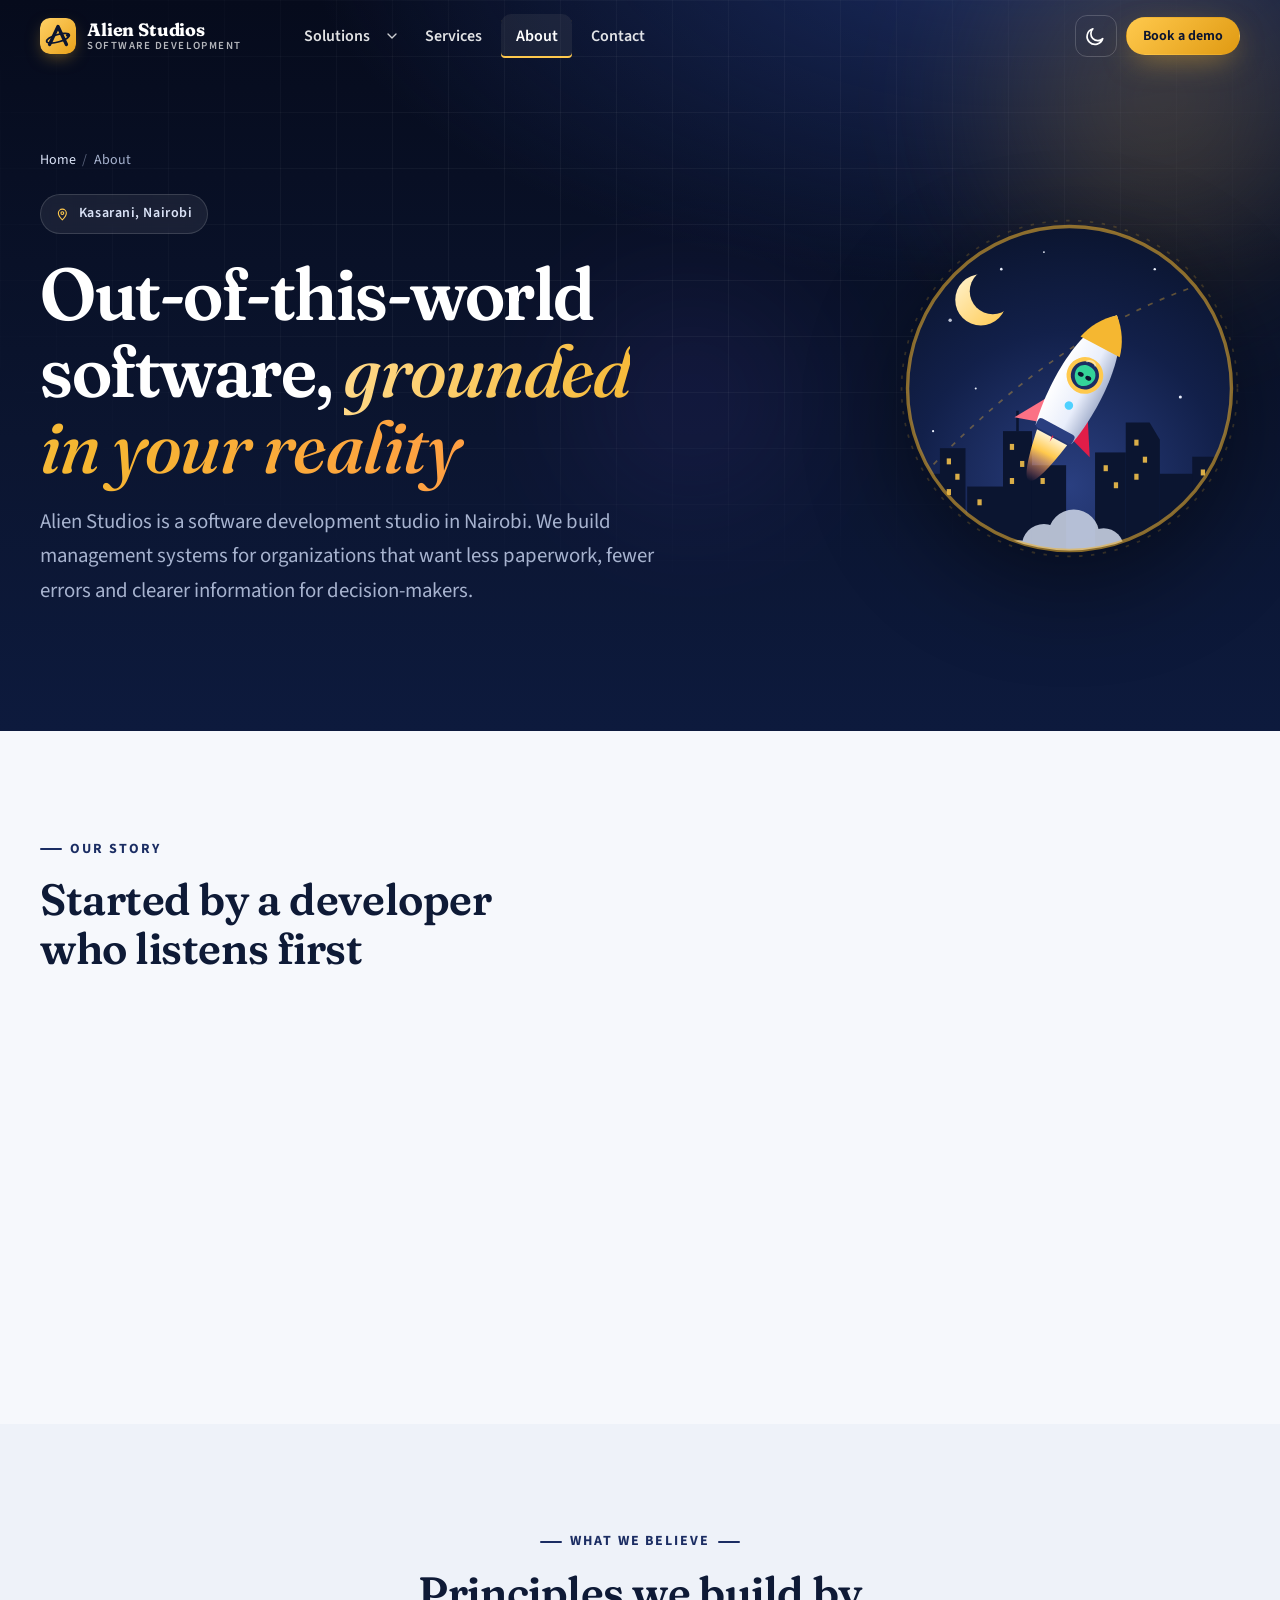
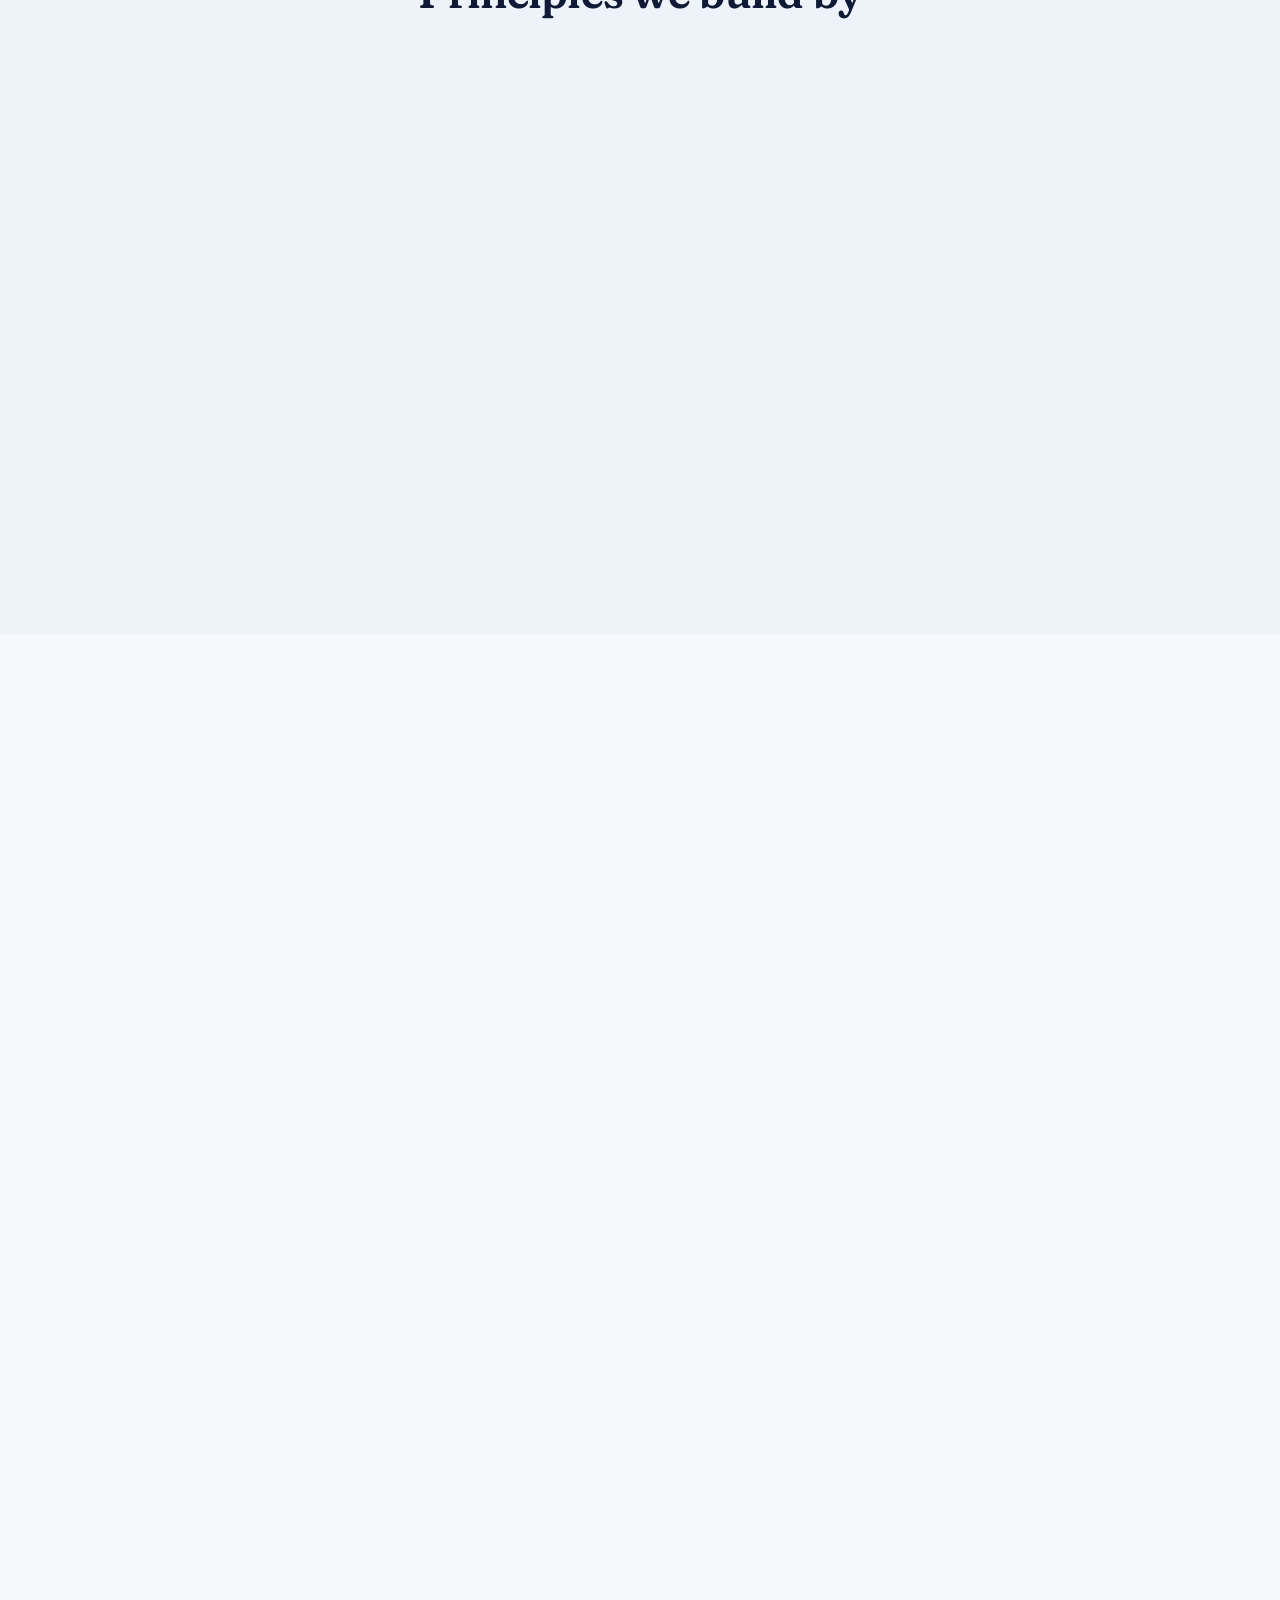
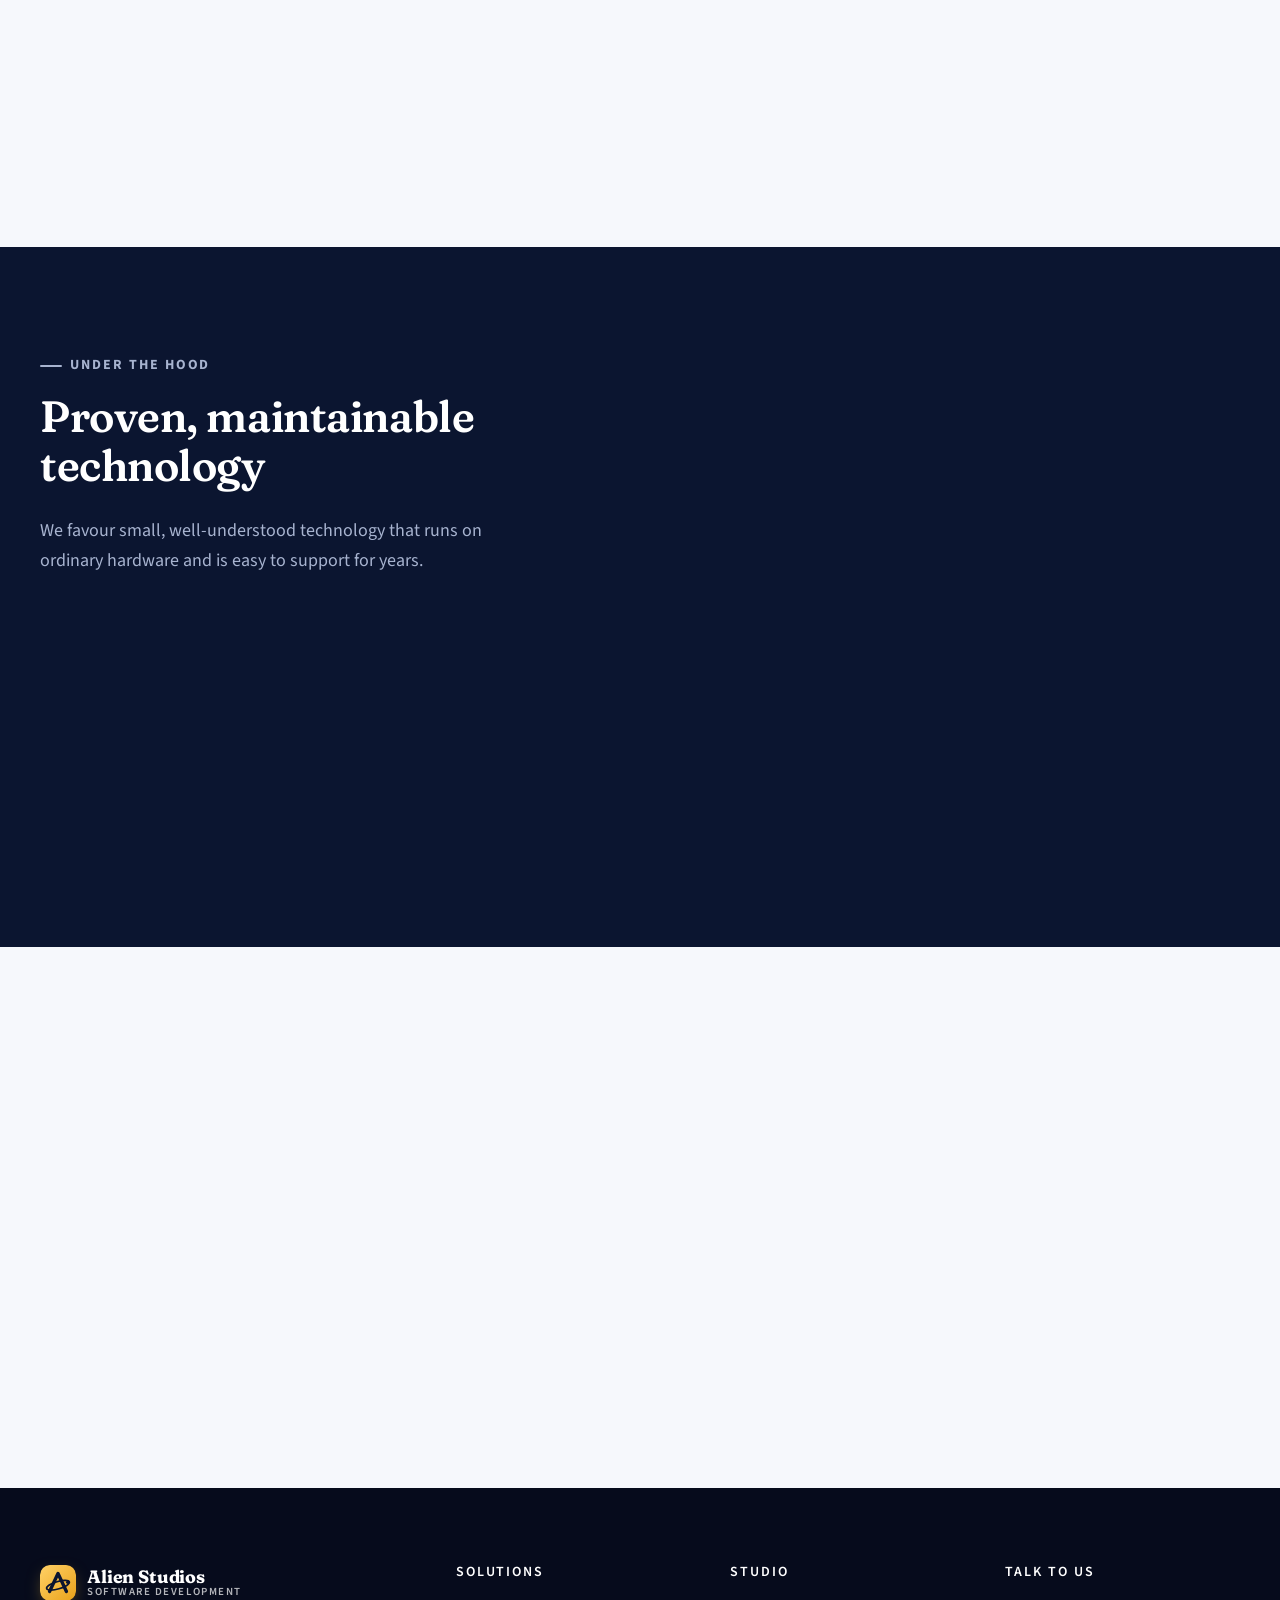
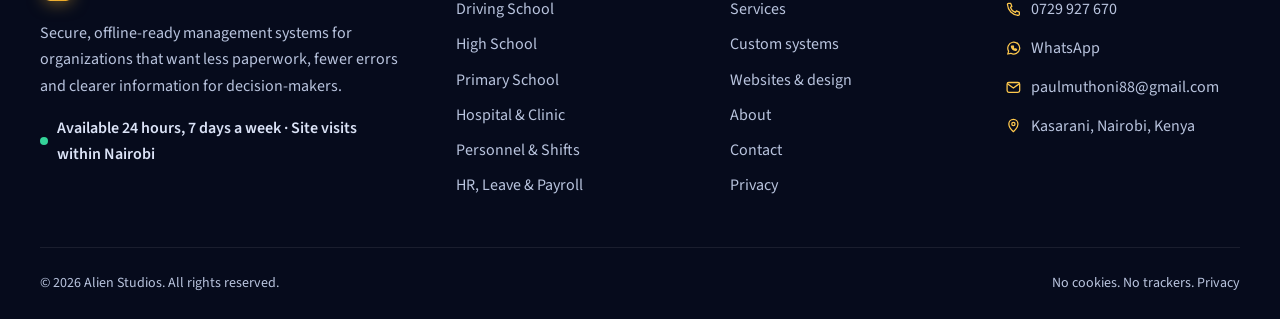
<file: about/index.html>
<!DOCTYPE html>
<html lang="en-KE" class="no-js" data-theme="light">
<head>
  <meta charset="utf-8">
  <meta name="viewport" content="width=device-width, initial-scale=1, viewport-fit=cover">
  <meta http-equiv="Content-Security-Policy" content="default-src 'self'; script-src 'self'; style-src 'self'; img-src 'self' data:; font-src 'self'; connect-src 'self'; manifest-src 'self'; media-src 'none'; object-src 'none'; frame-src 'none'; worker-src 'none'; base-uri 'self'; form-action 'self' mailto:">
  <meta name="referrer" content="strict-origin-when-cross-origin">
  <title>About | Alien Studios</title>
  <meta name="description" content="Alien Studios is a Nairobi software studio led by Paul Muthoni, building secure, offline-ready management systems, websites and designs for Kenyan organizations.">
  <meta name="robots" content="index, follow">
  <meta name="author" content="Paul Muthoni, Alien Studios">
  <link rel="canonical" href="https://paulmuthoni88-coder.github.io/alien-studios-website/about/">
  <meta name="theme-color" content="#0B1530">
  <meta name="color-scheme" content="light dark">
  <meta property="og:type" content="website">
  <meta property="og:site_name" content="Alien Studios">
  <meta property="og:locale" content="en_KE">
  <meta property="og:title" content="About | Alien Studios">
  <meta property="og:description" content="Alien Studios is a Nairobi software studio led by Paul Muthoni, building secure, offline-ready management systems, websites and designs for Kenyan organizations.">
  <meta property="og:url" content="https://paulmuthoni88-coder.github.io/alien-studios-website/about/">
  <meta property="og:image" content="https://paulmuthoni88-coder.github.io/alien-studios-website/assets/img/og-image.png">
  <meta property="og:image:width" content="1200">
  <meta property="og:image:height" content="630">
  <meta property="og:image:alt" content="Alien Studios — software built around how you work">
  <meta name="twitter:card" content="summary_large_image">
  <link rel="icon" href="../assets/icons/favicon.svg" type="image/svg+xml">
  <link rel="icon" href="../assets/icons/favicon-32.png" sizes="32x32" type="image/png">
  <link rel="apple-touch-icon" href="../assets/icons/apple-touch-icon.png">
  <link rel="manifest" href="../site.webmanifest">
  <link rel="preload" href="../assets/fonts/source-sans-3-var.woff2" as="font" type="font/woff2" crossorigin>
  <link rel="preload" href="../assets/fonts/fraunces-var.woff2" as="font" type="font/woff2" crossorigin>
  <link rel="stylesheet" href="../assets/css/main.dc62662292.css">
  <script src="../assets/js/theme.90586adb52.js"></script>
  <script src="../assets/js/main.18a10257b5.js" defer></script>
  <script type="application/ld+json">{"@context":"https://schema.org","@graph":[{"@type":"ProfessionalService","@id":"https://paulmuthoni88-coder.github.io/alien-studios-website/#organization","name":"Alien Studios","url":"https://paulmuthoni88-coder.github.io/alien-studios-website/","description":"Alien Studios designs and builds secure, offline-ready management systems for schools, hospitals, HR and payroll, security units and growing businesses in Kenya.","email":"paulmuthoni88@gmail.com","telephone":"+254729927670","logo":"https://paulmuthoni88-coder.github.io/alien-studios-website/assets/icons/icon-512.png","image":"https://paulmuthoni88-coder.github.io/alien-studios-website/assets/img/og-image.png","founder":{"@type":"Person","name":"Paul Muthoni","jobTitle":"Lead Software Developer"},"address":{"@type":"PostalAddress","addressLocality":"Kasarani, Nairobi","addressCountry":"KE"},"areaServed":{"@type":"Country","name":"Kenya"},"openingHours":"Mo-Su 00:00-23:59","knowsAbout":["Management information systems","School management software","Hospital management software","Payroll software","M-Pesa integration","Web design","Graphic design"]},{"@type":"WebSite","@id":"https://paulmuthoni88-coder.github.io/alien-studios-website/#website","url":"https://paulmuthoni88-coder.github.io/alien-studios-website/","name":"Alien Studios","publisher":{"@id":"https://paulmuthoni88-coder.github.io/alien-studios-website/#organization"},"inLanguage":"en-KE"},{"@type":"BreadcrumbList","itemListElement":[{"@type":"ListItem","position":1,"name":"Home","item":"https://paulmuthoni88-coder.github.io/alien-studios-website/"},{"@type":"ListItem","position":2,"name":"About","item":"https://paulmuthoni88-coder.github.io/alien-studios-website/about/"}]}]}</script>
</head>
<body>
  <a class="skip-link" href="#main">Skip to content</a>
  <header class="site-header" data-header>
  <div class="container site-header__inner">
    <a class="brand" href="../" aria-label="Alien Studios — home"><span class="brand__mark"><img src="../assets/img/logo-mark.svg" alt="" width="36" height="36"></span><span class="brand__text"><strong>Alien Studios</strong><small>Software development</small></span>
</a>
    <nav class="nav" id="site-nav" aria-label="Main" data-nav>
      <ul class="nav__list">
        <li class="nav__item nav__item--mega">
          <a class="nav__link" href="../solutions/">Solutions</a>
          <button class="nav__expand" type="button" aria-expanded="false" aria-controls="mega-solutions" data-mega-toggle><span class="sr-only">Show the solutions menu</span><svg viewBox="0 0 24 24" width="16" height="16" fill="none" stroke="currentColor" stroke-width="2" stroke-linecap="round" stroke-linejoin="round" aria-hidden="true" focusable="false"><path d="m6 9 6 6 6-6"/></svg></button>
          <div class="mega" id="mega-solutions" data-mega>
            <div class="mega__grid">
              <a class="mega__link" href="../solutions/driving-school/"><span class="icon-badge icon-badge--sm"><svg class="icon" viewBox="0 0 24 24" width="24" height="24" fill="none" stroke="currentColor" stroke-width="1.8" stroke-linecap="round" stroke-linejoin="round" aria-hidden="true" focusable="false"><circle cx="12" cy="12" r="9"/><circle cx="12" cy="12" r="2.5"/><path d="M12 14.5V21M9.6 11.3 3.3 9.8M14.4 11.3l6.3-1.5"/></svg></span><span><b>Driving School</b><small>Lessons, fleet, fees, M-Pesa</small></span></a>
              <a class="mega__link" href="../solutions/high-school/"><span class="icon-badge icon-badge--sm"><svg class="icon" viewBox="0 0 24 24" width="24" height="24" fill="none" stroke="currentColor" stroke-width="1.8" stroke-linecap="round" stroke-linejoin="round" aria-hidden="true" focusable="false"><path d="m3 9 9-5 9 5-9 5-9-5Z"/><path d="M7 11.2V16c0 1.4 2.2 3 5 3s5-1.6 5-3v-4.8"/><path d="M21 9v6"/></svg></span><span><b>High School</b><small>Admissions, fees, CBC results</small></span></a>
              <a class="mega__link" href="../solutions/primary-school/"><span class="icon-badge icon-badge--sm"><svg class="icon" viewBox="0 0 24 24" width="24" height="24" fill="none" stroke="currentColor" stroke-width="1.8" stroke-linecap="round" stroke-linejoin="round" aria-hidden="true" focusable="false"><path d="M4 5.5A2.5 2.5 0 0 1 6.5 3H20v15H6.5A2.5 2.5 0 0 0 4 20.5v-15Z"/><path d="M4 20.5A2.5 2.5 0 0 1 6.5 18H20v3H6.5"/><path d="M9 8h7M9 11.5h5"/></svg></span><span><b>Primary School</b><small>Vote heads, CBC, report cards</small></span></a>
              <a class="mega__link" href="../solutions/hospital/"><span class="icon-badge icon-badge--sm"><svg class="icon" viewBox="0 0 24 24" width="24" height="24" fill="none" stroke="currentColor" stroke-width="1.8" stroke-linecap="round" stroke-linejoin="round" aria-hidden="true" focusable="false"><path d="M12 20s-7.5-4.4-7.5-10A4.3 4.3 0 0 1 12 7.4 4.3 4.3 0 0 1 19.5 10c0 5.6-7.5 10-7.5 10Z"/><path d="M12 10.5v5M9.5 13h5"/></svg></span><span><b>Hospital &amp; Clinic</b><small>Patients, pharmacy, MoH reports</small></span></a>
              <a class="mega__link" href="../solutions/personnel-shift-leave/"><span class="icon-badge icon-badge--sm"><svg class="icon" viewBox="0 0 24 24" width="24" height="24" fill="none" stroke="currentColor" stroke-width="1.8" stroke-linecap="round" stroke-linejoin="round" aria-hidden="true" focusable="false"><path d="M12 3 4.5 6v5.5c0 4.6 3.2 8.2 7.5 9.5 4.3-1.3 7.5-4.9 7.5-9.5V6L12 3Z"/><path d="m9 12 2.2 2.2L15.5 10"/></svg></span><span><b>Personnel &amp; Shifts</b><small>Nominal roll, passes, briefs</small></span></a>
              <a class="mega__link" href="../solutions/staff-leave-payroll/"><span class="icon-badge icon-badge--sm"><svg class="icon" viewBox="0 0 24 24" width="24" height="24" fill="none" stroke="currentColor" stroke-width="1.8" stroke-linecap="round" stroke-linejoin="round" aria-hidden="true" focusable="false"><rect x="3" y="5" width="18" height="14" rx="2.5"/><path d="M3 10h18"/><circle cx="12" cy="14.5" r="2"/><path d="M7 14.5h.01M17 14.5h.01"/></svg></span><span><b>HR, Leave &amp; Payroll</b><small>PAYE, NSSF, SHIF, payslips</small></span></a>
            </div>
            <a class="mega__foot" href="../services/#custom">Need something else? We build custom systems <svg class="icon" viewBox="0 0 24 24" width="24" height="24" fill="none" stroke="currentColor" stroke-width="1.8" stroke-linecap="round" stroke-linejoin="round" aria-hidden="true" focusable="false"><path d="M5 12h14M13 6l6 6-6 6"/></svg></a>
          </div>
        </li>
        <li class="nav__item"><a class="nav__link" href="../services/">Services</a></li>
        <li class="nav__item"><a class="nav__link" href="../about/" aria-current="page">About</a></li>
        <li class="nav__item"><a class="nav__link" href="../contact/">Contact</a></li>
      </ul>
      <div class="nav__mobile-cta"><a class="btn btn--primary btn--block" href="../contact/">Book a free demo</a><a class="btn btn--ghost btn--block" href="tel:+254729927670"><svg class="icon" viewBox="0 0 24 24" width="24" height="24" fill="none" stroke="currentColor" stroke-width="1.8" stroke-linecap="round" stroke-linejoin="round" aria-hidden="true" focusable="false"><path d="M5 3.5h3.2l1.6 4.2-2 1.4a11 11 0 0 0 7.1 7.1l1.4-2 4.2 1.6V19a1.5 1.5 0 0 1-1.6 1.5A16.5 16.5 0 0 1 3.5 5.1 1.5 1.5 0 0 1 5 3.5Z"/></svg> 0729 927 670</a></div>
    </nav>
    <div class="site-header__actions">
      <button class="icon-btn" type="button" data-theme-toggle aria-label="Switch to dark theme"><span class="theme-icon theme-icon--moon"><svg class="icon" viewBox="0 0 24 24" width="24" height="24" fill="none" stroke="currentColor" stroke-width="1.8" stroke-linecap="round" stroke-linejoin="round" aria-hidden="true" focusable="false"><path d="M20 14.5A8.5 8.5 0 1 1 9.5 4a7 7 0 0 0 10.5 10.5Z"/></svg></span><span class="theme-icon theme-icon--sun"><svg class="icon" viewBox="0 0 24 24" width="24" height="24" fill="none" stroke="currentColor" stroke-width="1.8" stroke-linecap="round" stroke-linejoin="round" aria-hidden="true" focusable="false"><circle cx="12" cy="12" r="4"/><path d="M12 2.5v2M12 19.5v2M2.5 12h2M19.5 12h2M5.3 5.3l1.4 1.4M17.3 17.3l1.4 1.4M18.7 5.3l-1.4 1.4M6.7 17.3l-1.4 1.4"/></svg></span></button>
      <a class="btn btn--primary btn--sm hide-mobile" href="../contact/">Book a demo</a>
      <button class="icon-btn nav-toggle" type="button" aria-expanded="false" aria-controls="site-nav" data-nav-toggle><span class="sr-only">Menu</span><span class="nav-toggle__bars" aria-hidden="true"><i></i><i></i><i></i></span></button>
    </div>
  </div>
</header>

  <main id="main" tabindex="-1">
<section class="hero hero--page" aria-labelledby="page-title">
  <div class="hero__bg" aria-hidden="true"><div class="orb orb--1"></div><div class="orb orb--3"></div><div class="gridlines"></div></div>
  <div class="container hero__inner hero__inner--split hero__inner--art">
    <div class="hero__copy">
    <nav class="breadcrumb" aria-label="Breadcrumb"><ol><li><a href="../">Home</a></li><li aria-current="page">About</li></ol></nav>
    <p class="eyebrow"><svg class="icon" viewBox="0 0 24 24" width="24" height="24" fill="none" stroke="currentColor" stroke-width="1.8" stroke-linecap="round" stroke-linejoin="round" aria-hidden="true" focusable="false"><path d="M12 21s-6.5-5.6-6.5-11a6.5 6.5 0 0 1 13 0c0 5.4-6.5 11-6.5 11Z"/><circle cx="12" cy="10" r="2.3"/></svg> Kasarani, Nairobi</p>
    <h1 id="page-title" class="display">Out-of-this-world software, <span class="gradient-text">grounded in your reality</span></h1>
    <p class="hero__sub">Alien Studios is a software development studio in Nairobi. We build management systems for organizations that want less paperwork, fewer errors and clearer information for decision-makers.</p>
    </div>
    <img class="art art--hero" src="../assets/img/art/rocket-launch.svg" alt="Illustration: a rocket piloted by an alien lifting off over a city skyline at night" width="400" height="400">
  </div>
</section>

<section class="section" aria-labelledby="h-story">
  <div class="container split">
    <div class="split__aside">
      <p class="kicker">Our story</p>
      <h2 id="h-story">Started by a developer who listens first</h2>
      <figure class="photo-frame photo-frame--aside reveal"><img class="photo" src="../assets/img/photos/meeting-800.webp" srcset="../assets/img/photos/meeting-800.webp 800w, ../assets/img/photos/meeting-1600.webp 1600w" sizes="(max-width: 900px) 100vw, 35vw" alt="Colleagues working on laptops around a meeting table" width="1600" height="1067" loading="lazy" decoding="async"></figure>
    </div>
    <div class="prose reveal">
      <p>Alien Studios began as a design studio — logos, flyers, posters and websites for local businesses. Working closely with schools, clinics and offices, one thing kept coming up: the real pain was not how their documents looked, but how much time their teams lost to paper registers, spreadsheets and manual calculations.</p>
      <p>So we started building the systems behind the paperwork. Today the studio has six working management systems — for driving schools, high schools, primary schools, hospitals, uniformed units and HR &amp; payroll — and builds custom systems for any organization with a process worth organizing.</p>
      <p>We still do design. It means the same team can build your system, your website and the brochure that explains it.</p>
    </div>
  </div>
</section>

<section class="section section--alt" aria-labelledby="h-values">
  <div class="container">
    <div class="section-head section-head--center"><p class="kicker">What we believe</p><h2 id="h-values">Principles we build by</h2></div>
    <div class="grid grid--3">
      <article class="card feature reveal"><span class="feature__num">01</span><h3>Your workflow first</h3><p>We learn how you work before we write a line of code — then configure the system to match.</p></article>
      <article class="card feature reveal"><span class="feature__num">02</span><h3>Honest demonstrations</h3><p>We only show what is built. Every demo uses fictitious data, and nothing is promised that the software cannot do.</p></article>
      <article class="card feature reveal"><span class="feature__num">03</span><h3>Your data, your premises</h3><p>Data stays on computers you control, backed up automatically and exportable at any time.</p></article>
      <article class="card feature reveal"><span class="feature__num">04</span><h3>Security is not optional</h3><p>Roles, audit logs, lockouts and data-protection documentation come standard, not as extras.</p></article>
      <article class="card feature reveal"><span class="feature__num">05</span><h3>Built for local realities</h3><p>Unreliable internet, M-Pesa, KRA, NSSF, SHIF, CBC and MoH reporting are designed in from the start.</p></article>
      <article class="card feature reveal"><span class="feature__num">06</span><h3>Clear, written terms</h3><p>Scope, costs, timelines and support are agreed in writing before work begins.</p></article>
    </div>
  </div>
</section>

<section class="section section--tight-bottom" aria-labelledby="h-home">
  <div class="container">
    <figure class="photo-banner photo-banner--tall reveal">
      <img class="photo" src="../assets/img/photos/nairobi-800.webp" srcset="../assets/img/photos/nairobi-800.webp 800w, ../assets/img/photos/nairobi-1600.webp 1600w" sizes="(max-width: 1240px) 100vw, 1200px" alt="The Nairobi city skyline on a sunny day" width="1600" height="1067" loading="lazy" decoding="async">
      <figcaption><span class="photo-banner__kicker"><svg class="icon" viewBox="0 0 24 24" width="24" height="24" fill="none" stroke="currentColor" stroke-width="1.8" stroke-linecap="round" stroke-linejoin="round" aria-hidden="true" focusable="false"><path d="M12 21s-6.5-5.6-6.5-11a6.5 6.5 0 0 1 13 0c0 5.4-6.5 11-6.5 11Z"/><circle cx="12" cy="10" r="2.3"/></svg> Our home</span><strong id="h-home">Built in Kasarani, Nairobi — for organizations across Kenya</strong></figcaption>
    </figure>
  </div>
</section>

<section class="section" aria-labelledby="h-lead">
  <div class="container founder founder--wide reveal">
    <div class="founder__avatar" aria-hidden="true"><span>PM</span></div>
    <div>
      <p class="kicker">Leadership</p>
      <h2 id="h-lead">Paul Muthoni</h2>
      <p class="founder__role">Lead Software Developer, Alien Studios</p>
      <p>Paul designs and builds every Alien Studios system — from the database and security model to the screens your staff use every day — and personally leads each demonstration, installation and training. When you call Alien Studios, you talk to the developer who builds your system.</p>
      <ul class="contact-inline">
        <li><a href="tel:+254729927670"><svg class="icon" viewBox="0 0 24 24" width="24" height="24" fill="none" stroke="currentColor" stroke-width="1.8" stroke-linecap="round" stroke-linejoin="round" aria-hidden="true" focusable="false"><path d="M5 3.5h3.2l1.6 4.2-2 1.4a11 11 0 0 0 7.1 7.1l1.4-2 4.2 1.6V19a1.5 1.5 0 0 1-1.6 1.5A16.5 16.5 0 0 1 3.5 5.1 1.5 1.5 0 0 1 5 3.5Z"/></svg> 0729 927 670</a></li>
        <li><a href="mailto:paulmuthoni88@gmail.com?subject=Enquiry%20from%20the%20Alien%20Studios%20website"><svg class="icon" viewBox="0 0 24 24" width="24" height="24" fill="none" stroke="currentColor" stroke-width="1.8" stroke-linecap="round" stroke-linejoin="round" aria-hidden="true" focusable="false"><rect x="3" y="5" width="18" height="14" rx="2.5"/><path d="m4 7 8 6 8-6"/></svg> paulmuthoni88@gmail.com</a></li>
      </ul>
    </div>
  </div>
</section>

<section class="section section--dark" aria-labelledby="h-stack">
  <div class="container split">
    <div class="split__aside">
      <p class="kicker kicker--gold">Under the hood</p>
      <h2 id="h-stack">Proven, maintainable technology</h2>
      <p>We favour small, well-understood technology that runs on ordinary hardware and is easy to support for years.</p>
    </div>
    <dl class="spec">
      <div class="spec__row reveal"><dt>Servers</dt><dd>Node.js and Python 3 — single process, runs on a standard office PC</dd></div>
      <div class="spec__row reveal"><dt>Data</dt><dd>SQLite with transactional writes and automatic backups</dd></div>
      <div class="spec__row reveal"><dt>Interfaces</dt><dd>Responsive web apps for any browser, plus Windows desktop where it fits</dd></div>
      <div class="spec__row reveal"><dt>Security</dt><dd>Hashed passwords, server-side role checks, CSRF protection, strict content security policy, audit logs</dd></div>
      <div class="spec__row reveal"><dt>Quality</dt><dd>Automated tests for logins, permissions, payments and business rules</dd></div>
    </dl>
  </div>
</section>

<section class="cta-band" aria-labelledby="cta-title">
  <div class="container cta-band__inner reveal">
    <div class="cta-band__glow" aria-hidden="true"></div>
    <div>
      <p class="kicker kicker--gold">Live demo before you decide</p>
      <h2 id="cta-title">See your own workflow running — free, at your office.</h2>
      <p>Tell us a convenient day and time. We bring a working demonstration with sample data, listen to how you work and agree a plan that fits your budget and timeline.</p>
    </div>
    <div class="cta-band__actions">
      <a class="btn btn--primary btn--lg" href="../contact/">Book a free demo <svg class="icon" viewBox="0 0 24 24" width="24" height="24" fill="none" stroke="currentColor" stroke-width="1.8" stroke-linecap="round" stroke-linejoin="round" aria-hidden="true" focusable="false"><path d="M5 12h14M13 6l6 6-6 6"/></svg></a>
      <a class="btn btn--ghost btn--lg" href="https://wa.me/254729927670?text=Hello%20Alien%20Studios%2C%20I%20would%20like%20to%20book%20a%20free%20demonstration." target="_blank" rel="noopener noreferrer"><svg class="icon" viewBox="0 0 24 24" width="24" height="24" fill="none" stroke="currentColor" stroke-width="1.8" stroke-linecap="round" stroke-linejoin="round" aria-hidden="true" focusable="false"><path d="M4 20l1.2-4.1A8.5 8.5 0 1 1 8.4 19L4 20Z"/><path d="M9.2 8.8c.2 2.9 2.9 5.6 5.9 6 .7 0 1.5-.8 1.4-1.4l-1.6-.8-.9.9a5.1 5.1 0 0 1-2.6-2.6l.9-.9-.8-1.6c-.6-.1-1.4.6-1.4 1.4"/></svg> WhatsApp 0729 927 670</a>
    </div>
  </div>
</section>


  </main>
  <footer class="site-footer">
  <div class="container site-footer__grid">
    <div class="site-footer__brand">
      <a class="brand brand--light" href="../" aria-label="Alien Studios — home"><span class="brand__mark"><img src="../assets/img/logo-mark.svg" alt="" width="36" height="36"></span><span class="brand__text"><strong>Alien Studios</strong><small>Software development</small></span>
</a>
      <p>Secure, offline-ready management systems for organizations that want less paperwork, fewer errors and clearer information for decision-makers.</p>
      <p class="site-footer__avail"><span class="status-dot" aria-hidden="true"></span> Available 24 hours, 7 days a week · Site visits within Nairobi</p>
    </div>
    <nav aria-label="Solutions">
      <h2 class="site-footer__title">Solutions</h2>
      <ul>
        <li><a href="../solutions/driving-school/">Driving School</a></li>
        <li><a href="../solutions/high-school/">High School</a></li>
        <li><a href="../solutions/primary-school/">Primary School</a></li>
        <li><a href="../solutions/hospital/">Hospital &amp; Clinic</a></li>
        <li><a href="../solutions/personnel-shift-leave/">Personnel &amp; Shifts</a></li>
        <li><a href="../solutions/staff-leave-payroll/">HR, Leave &amp; Payroll</a></li>
      </ul>
    </nav>
    <nav aria-label="Studio">
      <h2 class="site-footer__title">Studio</h2>
      <ul>
        <li><a href="../services/">Services</a></li>
        <li><a href="../services/#custom">Custom systems</a></li>
        <li><a href="../services/#design">Websites &amp; design</a></li>
        <li><a href="../about/">About</a></li>
        <li><a href="../contact/">Contact</a></li>
        <li><a href="../privacy/">Privacy</a></li>
      </ul>
    </nav>
    <div>
      <h2 class="site-footer__title">Talk to us</h2>
      <ul class="contact-list">
        <li><a href="tel:+254729927670"><svg class="icon" viewBox="0 0 24 24" width="24" height="24" fill="none" stroke="currentColor" stroke-width="1.8" stroke-linecap="round" stroke-linejoin="round" aria-hidden="true" focusable="false"><path d="M5 3.5h3.2l1.6 4.2-2 1.4a11 11 0 0 0 7.1 7.1l1.4-2 4.2 1.6V19a1.5 1.5 0 0 1-1.6 1.5A16.5 16.5 0 0 1 3.5 5.1 1.5 1.5 0 0 1 5 3.5Z"/></svg> 0729 927 670</a></li>
        <li><a href="https://wa.me/254729927670?text=Hello%20Alien%20Studios%2C%20I%20would%20like%20to%20book%20a%20free%20demonstration." target="_blank" rel="noopener noreferrer"><svg class="icon" viewBox="0 0 24 24" width="24" height="24" fill="none" stroke="currentColor" stroke-width="1.8" stroke-linecap="round" stroke-linejoin="round" aria-hidden="true" focusable="false"><path d="M4 20l1.2-4.1A8.5 8.5 0 1 1 8.4 19L4 20Z"/><path d="M9.2 8.8c.2 2.9 2.9 5.6 5.9 6 .7 0 1.5-.8 1.4-1.4l-1.6-.8-.9.9a5.1 5.1 0 0 1-2.6-2.6l.9-.9-.8-1.6c-.6-.1-1.4.6-1.4 1.4"/></svg> WhatsApp</a></li>
        <li><a href="mailto:paulmuthoni88@gmail.com?subject=Enquiry%20from%20the%20Alien%20Studios%20website"><svg class="icon" viewBox="0 0 24 24" width="24" height="24" fill="none" stroke="currentColor" stroke-width="1.8" stroke-linecap="round" stroke-linejoin="round" aria-hidden="true" focusable="false"><rect x="3" y="5" width="18" height="14" rx="2.5"/><path d="m4 7 8 6 8-6"/></svg> paulmuthoni88@gmail.com</a></li>
        <li><span><svg class="icon" viewBox="0 0 24 24" width="24" height="24" fill="none" stroke="currentColor" stroke-width="1.8" stroke-linecap="round" stroke-linejoin="round" aria-hidden="true" focusable="false"><path d="M12 21s-6.5-5.6-6.5-11a6.5 6.5 0 0 1 13 0c0 5.4-6.5 11-6.5 11Z"/><circle cx="12" cy="10" r="2.3"/></svg> Kasarani, Nairobi, Kenya</span></li>
      </ul>
    </div>
  </div>
  <div class="container site-footer__bottom">
    <p>© 2026 Alien Studios. All rights reserved.</p>
    <p>No cookies. No trackers. <a href="../privacy/">Privacy</a></p>
  </div>
</footer>

</body>
</html>
</file>
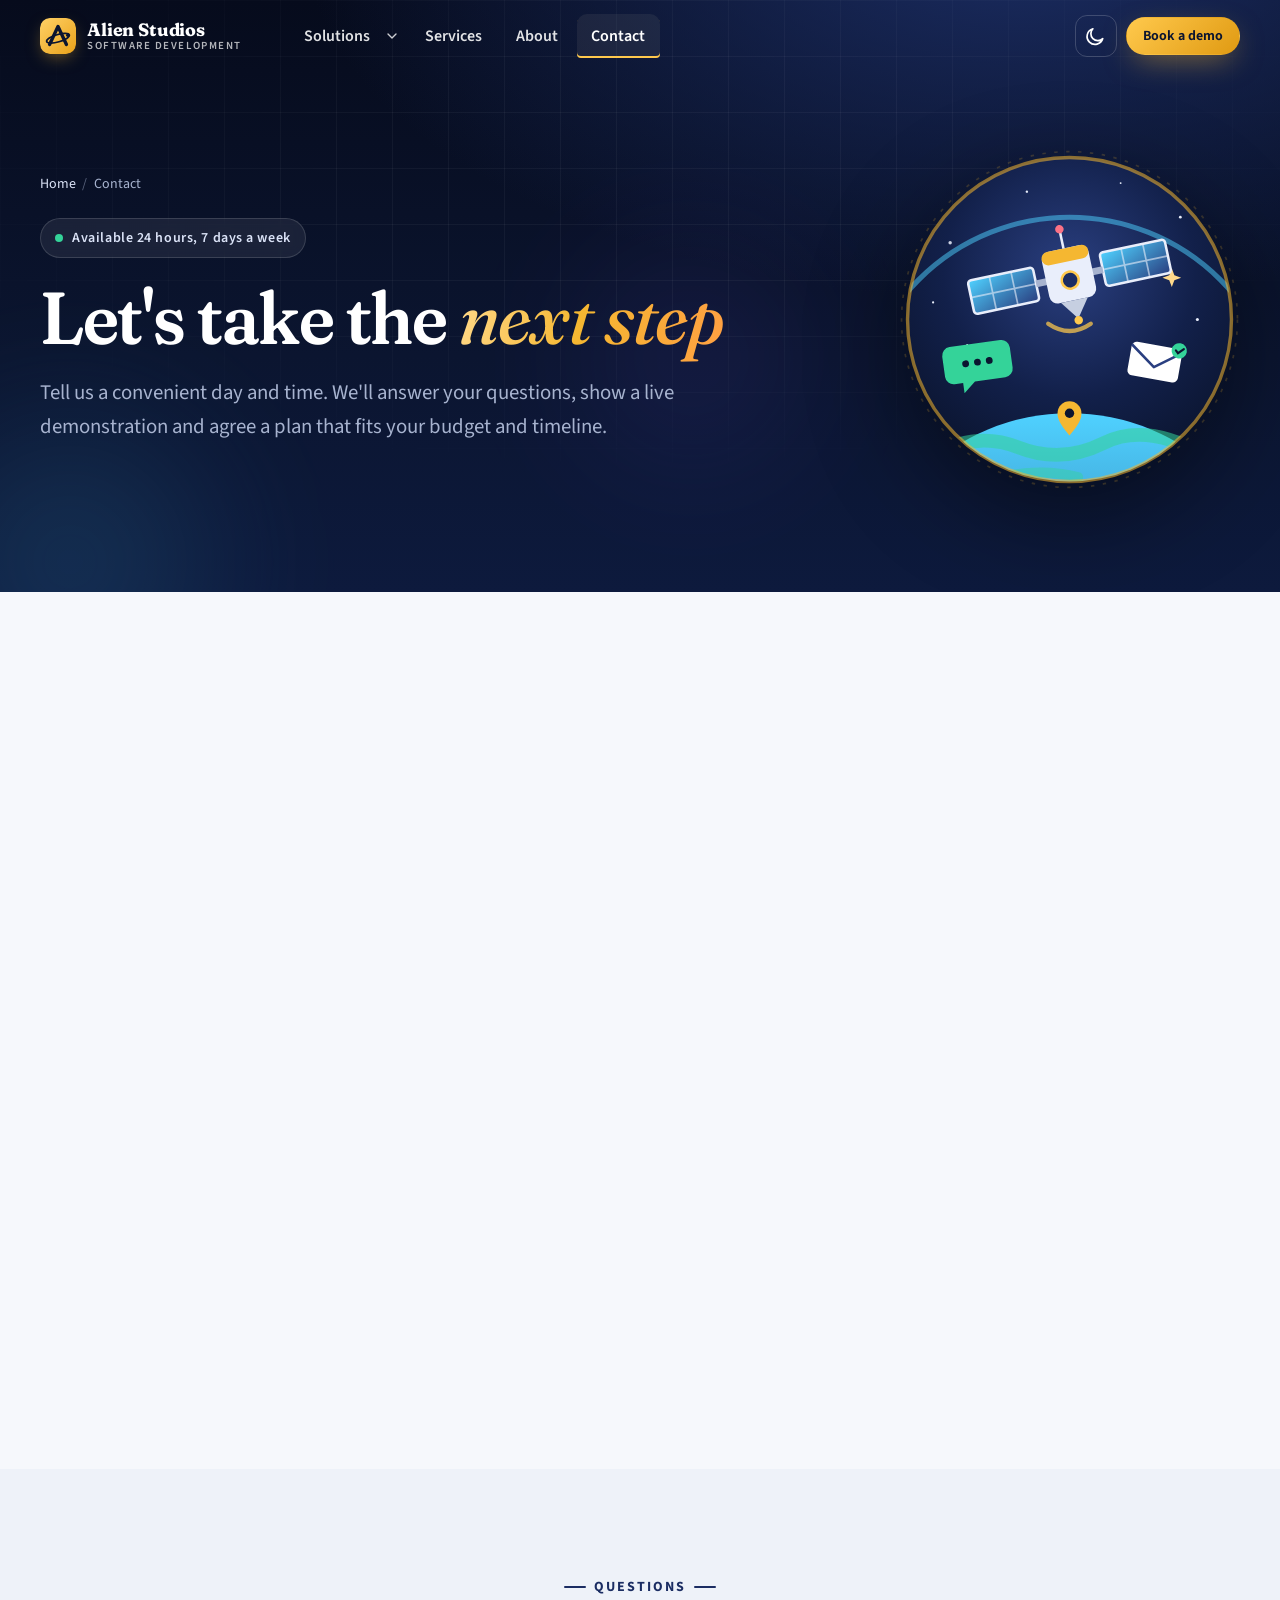
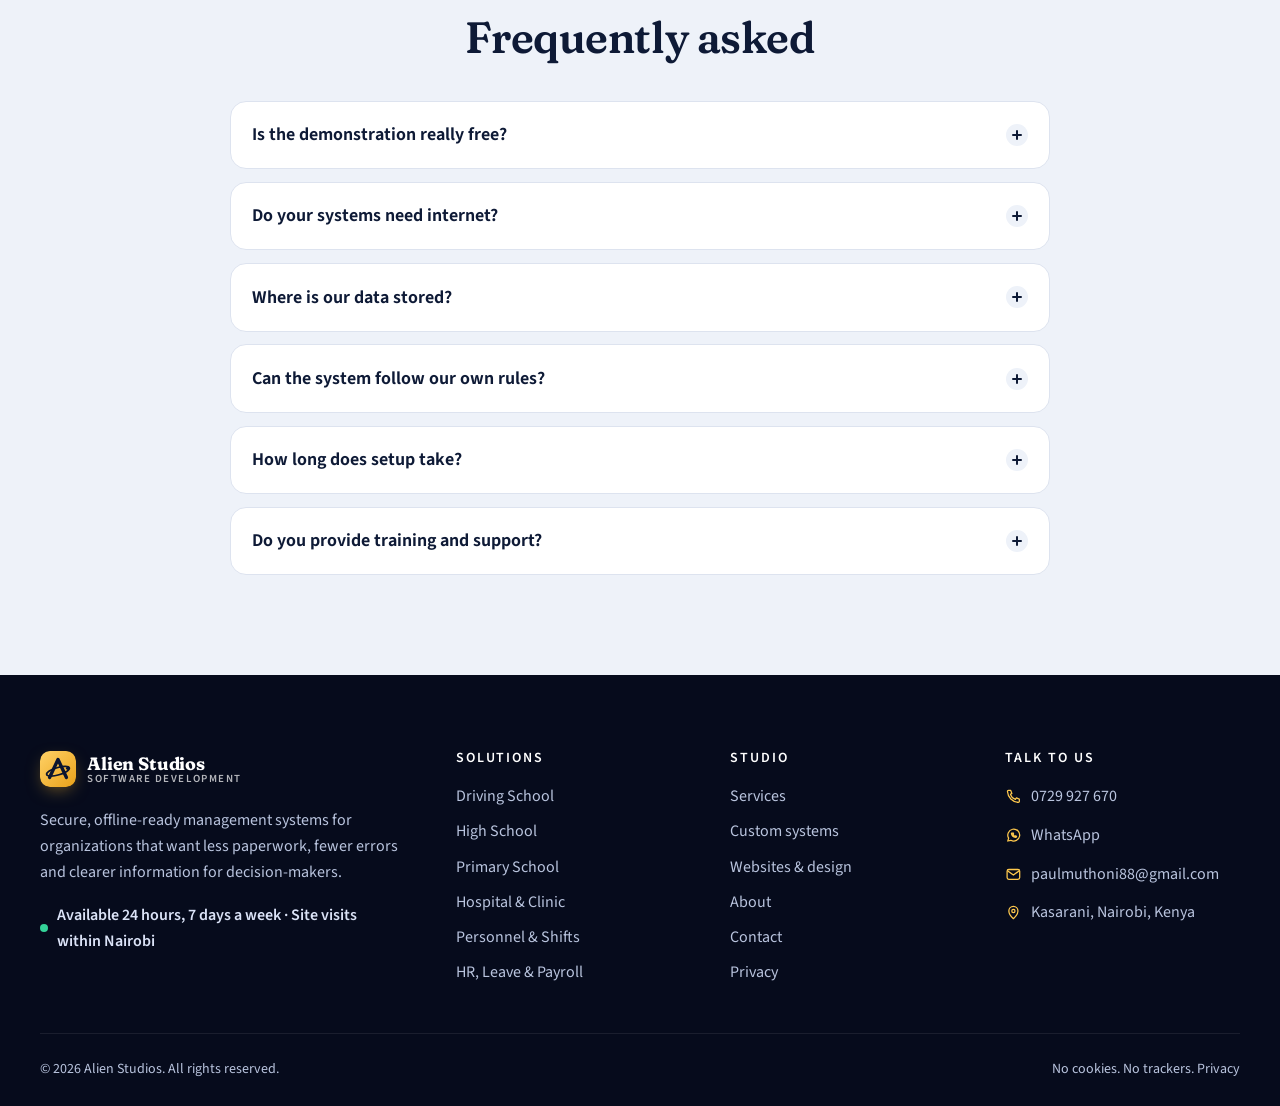
<file: contact/index.html>
<!DOCTYPE html>
<html lang="en-KE" class="no-js" data-theme="light">
<head>
  <meta charset="utf-8">
  <meta name="viewport" content="width=device-width, initial-scale=1, viewport-fit=cover">
  <meta http-equiv="Content-Security-Policy" content="default-src 'self'; script-src 'self'; style-src 'self'; img-src 'self' data:; font-src 'self'; connect-src 'self'; manifest-src 'self'; media-src 'none'; object-src 'none'; frame-src 'none'; worker-src 'none'; base-uri 'self'; form-action 'self' mailto:">
  <meta name="referrer" content="strict-origin-when-cross-origin">
  <title>Contact &amp; book a demo | Alien Studios</title>
  <meta name="description" content="Book a free live demonstration at your office, or call or WhatsApp Alien Studios on 0729 927 670. Available 24 hours, 7 days a week. Site visits within Nairobi.">
  <meta name="robots" content="index, follow">
  <meta name="author" content="Paul Muthoni, Alien Studios">
  <link rel="canonical" href="https://paulmuthoni88-coder.github.io/alien-studios-website/contact/">
  <meta name="theme-color" content="#0B1530">
  <meta name="color-scheme" content="light dark">
  <meta property="og:type" content="website">
  <meta property="og:site_name" content="Alien Studios">
  <meta property="og:locale" content="en_KE">
  <meta property="og:title" content="Contact &amp; book a demo | Alien Studios">
  <meta property="og:description" content="Book a free live demonstration at your office, or call or WhatsApp Alien Studios on 0729 927 670. Available 24 hours, 7 days a week. Site visits within Nairobi.">
  <meta property="og:url" content="https://paulmuthoni88-coder.github.io/alien-studios-website/contact/">
  <meta property="og:image" content="https://paulmuthoni88-coder.github.io/alien-studios-website/assets/img/og-image.png">
  <meta property="og:image:width" content="1200">
  <meta property="og:image:height" content="630">
  <meta property="og:image:alt" content="Alien Studios — software built around how you work">
  <meta name="twitter:card" content="summary_large_image">
  <link rel="icon" href="../assets/icons/favicon.svg" type="image/svg+xml">
  <link rel="icon" href="../assets/icons/favicon-32.png" sizes="32x32" type="image/png">
  <link rel="apple-touch-icon" href="../assets/icons/apple-touch-icon.png">
  <link rel="manifest" href="../site.webmanifest">
  <link rel="preload" href="../assets/fonts/source-sans-3-var.woff2" as="font" type="font/woff2" crossorigin>
  <link rel="preload" href="../assets/fonts/fraunces-var.woff2" as="font" type="font/woff2" crossorigin>
  <link rel="stylesheet" href="../assets/css/main.dc62662292.css">
  <script src="../assets/js/theme.90586adb52.js"></script>
  <script src="../assets/js/main.18a10257b5.js" defer></script>
  <script type="application/ld+json">{"@context":"https://schema.org","@graph":[{"@type":"ProfessionalService","@id":"https://paulmuthoni88-coder.github.io/alien-studios-website/#organization","name":"Alien Studios","url":"https://paulmuthoni88-coder.github.io/alien-studios-website/","description":"Alien Studios designs and builds secure, offline-ready management systems for schools, hospitals, HR and payroll, security units and growing businesses in Kenya.","email":"paulmuthoni88@gmail.com","telephone":"+254729927670","logo":"https://paulmuthoni88-coder.github.io/alien-studios-website/assets/icons/icon-512.png","image":"https://paulmuthoni88-coder.github.io/alien-studios-website/assets/img/og-image.png","founder":{"@type":"Person","name":"Paul Muthoni","jobTitle":"Lead Software Developer"},"address":{"@type":"PostalAddress","addressLocality":"Kasarani, Nairobi","addressCountry":"KE"},"areaServed":{"@type":"Country","name":"Kenya"},"openingHours":"Mo-Su 00:00-23:59","knowsAbout":["Management information systems","School management software","Hospital management software","Payroll software","M-Pesa integration","Web design","Graphic design"]},{"@type":"WebSite","@id":"https://paulmuthoni88-coder.github.io/alien-studios-website/#website","url":"https://paulmuthoni88-coder.github.io/alien-studios-website/","name":"Alien Studios","publisher":{"@id":"https://paulmuthoni88-coder.github.io/alien-studios-website/#organization"},"inLanguage":"en-KE"},{"@type":"BreadcrumbList","itemListElement":[{"@type":"ListItem","position":1,"name":"Home","item":"https://paulmuthoni88-coder.github.io/alien-studios-website/"},{"@type":"ListItem","position":2,"name":"Contact","item":"https://paulmuthoni88-coder.github.io/alien-studios-website/contact/"}]},{"@type":"FAQPage","mainEntity":[{"@type":"Question","name":"Is the demonstration really free?","acceptedAnswer":{"@type":"Answer","text":"Yes. We bring a working demonstration with fictitious data to your office in Nairobi, or show it online. There is no obligation to buy."}},{"@type":"Question","name":"Do your systems need internet?","acceptedAnswer":{"@type":"Answer","text":"No. They run on a computer you own, on your own network, and keep working when the internet is down. Only optional features such as live M-Pesa payments need internet on the server computer."}},{"@type":"Question","name":"Where is our data stored?","acceptedAnswer":{"@type":"Answer","text":"On your premises, on a computer you control. Backups are made automatically and your data can be exported to Excel or CSV at any time."}},{"@type":"Question","name":"Can the system follow our own rules?","acceptedAnswer":{"@type":"Answer","text":"Yes. Approval chains, leave rules, fee structures, roles and reports are configured to how your organization already works. Larger changes are quoted in writing."}},{"@type":"Question","name":"How long does setup take?","acceptedAnswer":{"@type":"Answer","text":"It depends on the system and the data to migrate. Ready-built systems can usually be installed and staff trained within days; the timeline is agreed in writing in your quotation."}},{"@type":"Question","name":"Do you provide training and support?","acceptedAnswer":{"@type":"Answer","text":"Yes. Every installation includes training for each group of users, a written guide and a demo copy to practise on. Ongoing support is provided under a clear support agreement."}}]}]}</script>
</head>
<body>
  <a class="skip-link" href="#main">Skip to content</a>
  <header class="site-header" data-header>
  <div class="container site-header__inner">
    <a class="brand" href="../" aria-label="Alien Studios — home"><span class="brand__mark"><img src="../assets/img/logo-mark.svg" alt="" width="36" height="36"></span><span class="brand__text"><strong>Alien Studios</strong><small>Software development</small></span>
</a>
    <nav class="nav" id="site-nav" aria-label="Main" data-nav>
      <ul class="nav__list">
        <li class="nav__item nav__item--mega">
          <a class="nav__link" href="../solutions/">Solutions</a>
          <button class="nav__expand" type="button" aria-expanded="false" aria-controls="mega-solutions" data-mega-toggle><span class="sr-only">Show the solutions menu</span><svg viewBox="0 0 24 24" width="16" height="16" fill="none" stroke="currentColor" stroke-width="2" stroke-linecap="round" stroke-linejoin="round" aria-hidden="true" focusable="false"><path d="m6 9 6 6 6-6"/></svg></button>
          <div class="mega" id="mega-solutions" data-mega>
            <div class="mega__grid">
              <a class="mega__link" href="../solutions/driving-school/"><span class="icon-badge icon-badge--sm"><svg class="icon" viewBox="0 0 24 24" width="24" height="24" fill="none" stroke="currentColor" stroke-width="1.8" stroke-linecap="round" stroke-linejoin="round" aria-hidden="true" focusable="false"><circle cx="12" cy="12" r="9"/><circle cx="12" cy="12" r="2.5"/><path d="M12 14.5V21M9.6 11.3 3.3 9.8M14.4 11.3l6.3-1.5"/></svg></span><span><b>Driving School</b><small>Lessons, fleet, fees, M-Pesa</small></span></a>
              <a class="mega__link" href="../solutions/high-school/"><span class="icon-badge icon-badge--sm"><svg class="icon" viewBox="0 0 24 24" width="24" height="24" fill="none" stroke="currentColor" stroke-width="1.8" stroke-linecap="round" stroke-linejoin="round" aria-hidden="true" focusable="false"><path d="m3 9 9-5 9 5-9 5-9-5Z"/><path d="M7 11.2V16c0 1.4 2.2 3 5 3s5-1.6 5-3v-4.8"/><path d="M21 9v6"/></svg></span><span><b>High School</b><small>Admissions, fees, CBC results</small></span></a>
              <a class="mega__link" href="../solutions/primary-school/"><span class="icon-badge icon-badge--sm"><svg class="icon" viewBox="0 0 24 24" width="24" height="24" fill="none" stroke="currentColor" stroke-width="1.8" stroke-linecap="round" stroke-linejoin="round" aria-hidden="true" focusable="false"><path d="M4 5.5A2.5 2.5 0 0 1 6.5 3H20v15H6.5A2.5 2.5 0 0 0 4 20.5v-15Z"/><path d="M4 20.5A2.5 2.5 0 0 1 6.5 18H20v3H6.5"/><path d="M9 8h7M9 11.5h5"/></svg></span><span><b>Primary School</b><small>Vote heads, CBC, report cards</small></span></a>
              <a class="mega__link" href="../solutions/hospital/"><span class="icon-badge icon-badge--sm"><svg class="icon" viewBox="0 0 24 24" width="24" height="24" fill="none" stroke="currentColor" stroke-width="1.8" stroke-linecap="round" stroke-linejoin="round" aria-hidden="true" focusable="false"><path d="M12 20s-7.5-4.4-7.5-10A4.3 4.3 0 0 1 12 7.4 4.3 4.3 0 0 1 19.5 10c0 5.6-7.5 10-7.5 10Z"/><path d="M12 10.5v5M9.5 13h5"/></svg></span><span><b>Hospital &amp; Clinic</b><small>Patients, pharmacy, MoH reports</small></span></a>
              <a class="mega__link" href="../solutions/personnel-shift-leave/"><span class="icon-badge icon-badge--sm"><svg class="icon" viewBox="0 0 24 24" width="24" height="24" fill="none" stroke="currentColor" stroke-width="1.8" stroke-linecap="round" stroke-linejoin="round" aria-hidden="true" focusable="false"><path d="M12 3 4.5 6v5.5c0 4.6 3.2 8.2 7.5 9.5 4.3-1.3 7.5-4.9 7.5-9.5V6L12 3Z"/><path d="m9 12 2.2 2.2L15.5 10"/></svg></span><span><b>Personnel &amp; Shifts</b><small>Nominal roll, passes, briefs</small></span></a>
              <a class="mega__link" href="../solutions/staff-leave-payroll/"><span class="icon-badge icon-badge--sm"><svg class="icon" viewBox="0 0 24 24" width="24" height="24" fill="none" stroke="currentColor" stroke-width="1.8" stroke-linecap="round" stroke-linejoin="round" aria-hidden="true" focusable="false"><rect x="3" y="5" width="18" height="14" rx="2.5"/><path d="M3 10h18"/><circle cx="12" cy="14.5" r="2"/><path d="M7 14.5h.01M17 14.5h.01"/></svg></span><span><b>HR, Leave &amp; Payroll</b><small>PAYE, NSSF, SHIF, payslips</small></span></a>
            </div>
            <a class="mega__foot" href="../services/#custom">Need something else? We build custom systems <svg class="icon" viewBox="0 0 24 24" width="24" height="24" fill="none" stroke="currentColor" stroke-width="1.8" stroke-linecap="round" stroke-linejoin="round" aria-hidden="true" focusable="false"><path d="M5 12h14M13 6l6 6-6 6"/></svg></a>
          </div>
        </li>
        <li class="nav__item"><a class="nav__link" href="../services/">Services</a></li>
        <li class="nav__item"><a class="nav__link" href="../about/">About</a></li>
        <li class="nav__item"><a class="nav__link" href="../contact/" aria-current="page">Contact</a></li>
      </ul>
      <div class="nav__mobile-cta"><a class="btn btn--primary btn--block" href="../contact/">Book a free demo</a><a class="btn btn--ghost btn--block" href="tel:+254729927670"><svg class="icon" viewBox="0 0 24 24" width="24" height="24" fill="none" stroke="currentColor" stroke-width="1.8" stroke-linecap="round" stroke-linejoin="round" aria-hidden="true" focusable="false"><path d="M5 3.5h3.2l1.6 4.2-2 1.4a11 11 0 0 0 7.1 7.1l1.4-2 4.2 1.6V19a1.5 1.5 0 0 1-1.6 1.5A16.5 16.5 0 0 1 3.5 5.1 1.5 1.5 0 0 1 5 3.5Z"/></svg> 0729 927 670</a></div>
    </nav>
    <div class="site-header__actions">
      <button class="icon-btn" type="button" data-theme-toggle aria-label="Switch to dark theme"><span class="theme-icon theme-icon--moon"><svg class="icon" viewBox="0 0 24 24" width="24" height="24" fill="none" stroke="currentColor" stroke-width="1.8" stroke-linecap="round" stroke-linejoin="round" aria-hidden="true" focusable="false"><path d="M20 14.5A8.5 8.5 0 1 1 9.5 4a7 7 0 0 0 10.5 10.5Z"/></svg></span><span class="theme-icon theme-icon--sun"><svg class="icon" viewBox="0 0 24 24" width="24" height="24" fill="none" stroke="currentColor" stroke-width="1.8" stroke-linecap="round" stroke-linejoin="round" aria-hidden="true" focusable="false"><circle cx="12" cy="12" r="4"/><path d="M12 2.5v2M12 19.5v2M2.5 12h2M19.5 12h2M5.3 5.3l1.4 1.4M17.3 17.3l1.4 1.4M18.7 5.3l-1.4 1.4M6.7 17.3l-1.4 1.4"/></svg></span></button>
      <a class="btn btn--primary btn--sm hide-mobile" href="../contact/">Book a demo</a>
      <button class="icon-btn nav-toggle" type="button" aria-expanded="false" aria-controls="site-nav" data-nav-toggle><span class="sr-only">Menu</span><span class="nav-toggle__bars" aria-hidden="true"><i></i><i></i><i></i></span></button>
    </div>
  </div>
</header>

  <main id="main" tabindex="-1">
<section class="hero hero--page" aria-labelledby="page-title">
  <div class="hero__bg" aria-hidden="true"><div class="orb orb--2"></div><div class="orb orb--3"></div><div class="gridlines"></div></div>
  <div class="container hero__inner hero__inner--split hero__inner--art">
    <div class="hero__copy">
    <nav class="breadcrumb" aria-label="Breadcrumb"><ol><li><a href="../">Home</a></li><li aria-current="page">Contact</li></ol></nav>
    <p class="eyebrow"><span class="status-dot" aria-hidden="true"></span> Available 24 hours, 7 days a week</p>
    <h1 id="page-title" class="display">Let's take the <span class="gradient-text">next step</span></h1>
    <p class="hero__sub">Tell us a convenient day and time. We'll answer your questions, show a live demonstration and agree a plan that fits your budget and timeline.</p>
    </div>
    <img class="art art--hero" src="../assets/img/art/satellite-signal.svg" alt="Illustration: a satellite sending a message signal down to a planet" width="400" height="400">
  </div>
</section>

<section class="section section--overlap" aria-labelledby="h-contact">
  <div class="container contact-layout">
    <div class="contact-card reveal">
      <h2 id="h-contact" class="h3">Your contact</h2>
      <p class="contact-card__person"><b>Paul Muthoni</b><span>Lead Software Developer, Alien Studios</span></p>
      <ul class="contact-methods">
        <li><span class="icon-badge"><svg class="icon" viewBox="0 0 24 24" width="24" height="24" fill="none" stroke="currentColor" stroke-width="1.8" stroke-linecap="round" stroke-linejoin="round" aria-hidden="true" focusable="false"><path d="M5 3.5h3.2l1.6 4.2-2 1.4a11 11 0 0 0 7.1 7.1l1.4-2 4.2 1.6V19a1.5 1.5 0 0 1-1.6 1.5A16.5 16.5 0 0 1 3.5 5.1 1.5 1.5 0 0 1 5 3.5Z"/></svg></span><div><small>Phone</small><a href="tel:+254729927670">0729 927 670</a></div></li>
        <li><span class="icon-badge"><svg class="icon" viewBox="0 0 24 24" width="24" height="24" fill="none" stroke="currentColor" stroke-width="1.8" stroke-linecap="round" stroke-linejoin="round" aria-hidden="true" focusable="false"><path d="M4 20l1.2-4.1A8.5 8.5 0 1 1 8.4 19L4 20Z"/><path d="M9.2 8.8c.2 2.9 2.9 5.6 5.9 6 .7 0 1.5-.8 1.4-1.4l-1.6-.8-.9.9a5.1 5.1 0 0 1-2.6-2.6l.9-.9-.8-1.6c-.6-.1-1.4.6-1.4 1.4"/></svg></span><div><small>WhatsApp</small><a href="https://wa.me/254729927670?text=Hello%20Alien%20Studios%2C%20I%20would%20like%20to%20book%20a%20free%20demonstration." target="_blank" rel="noopener noreferrer">0729 927 670</a></div></li>
        <li><span class="icon-badge"><svg class="icon" viewBox="0 0 24 24" width="24" height="24" fill="none" stroke="currentColor" stroke-width="1.8" stroke-linecap="round" stroke-linejoin="round" aria-hidden="true" focusable="false"><rect x="3" y="5" width="18" height="14" rx="2.5"/><path d="m4 7 8 6 8-6"/></svg></span><div><small>Email</small><a href="mailto:paulmuthoni88@gmail.com?subject=Enquiry%20from%20the%20Alien%20Studios%20website">paulmuthoni88@gmail.com</a><button class="copy-btn" type="button" data-copy="paulmuthoni88@gmail.com" aria-label="Copy email address"><svg class="icon" viewBox="0 0 24 24" width="24" height="24" fill="none" stroke="currentColor" stroke-width="1.8" stroke-linecap="round" stroke-linejoin="round" aria-hidden="true" focusable="false"><rect x="8" y="8" width="12" height="12" rx="2.5"/><path d="M16 8V6a2 2 0 0 0-2-2H6a2 2 0 0 0-2 2v8a2 2 0 0 0 2 2h2"/></svg></button></div></li>
        <li><span class="icon-badge"><svg class="icon" viewBox="0 0 24 24" width="24" height="24" fill="none" stroke="currentColor" stroke-width="1.8" stroke-linecap="round" stroke-linejoin="round" aria-hidden="true" focusable="false"><path d="M12 21s-6.5-5.6-6.5-11a6.5 6.5 0 0 1 13 0c0 5.4-6.5 11-6.5 11Z"/><circle cx="12" cy="10" r="2.3"/></svg></span><div><small>Based in</small><span>Kasarani, Nairobi, Kenya</span></div></li>
        <li><span class="icon-badge"><svg class="icon" viewBox="0 0 24 24" width="24" height="24" fill="none" stroke="currentColor" stroke-width="1.8" stroke-linecap="round" stroke-linejoin="round" aria-hidden="true" focusable="false"><circle cx="12" cy="12" r="9"/><path d="M12 7v5l3 2"/></svg></span><div><small>Availability</small><span>24 hours, 7 days a week · site visits within Nairobi</span></div></li>
      </ul>
      <ol class="mini-steps mini-steps--light"><li>Call or WhatsApp</li><li>Free demo</li><li>Scope &amp; quote</li><li>Setup &amp; training</li></ol>
    </div>

    <form class="form card reveal" data-contact-form action="mailto:paulmuthoni88@gmail.com?subject=Demo%20request%20from%20the%20Alien%20Studios%20website" method="post" enctype="text/plain" novalidate>
      <h2 class="h3">Book a free demonstration</h2>
      <p class="muted">Fill this in and choose how to send it. Nothing is stored on this website — the message opens in your own WhatsApp or email app.</p>
      <div class="form__grid">
        <div class="field">
          <label for="f-name">Your name <span aria-hidden="true">*</span></label>
          <input id="f-name" type="text" name="name" autocomplete="name" required maxlength="80" aria-describedby="e-name">
          <p class="field__error" id="e-name" hidden></p>
        </div>
        <div class="field">
          <label for="f-org">Organization <span aria-hidden="true">*</span></label>
          <input id="f-org" type="text" name="organization" autocomplete="organization" required maxlength="120" aria-describedby="e-org">
          <p class="field__error" id="e-org" hidden></p>
        </div>
        <div class="field">
          <label for="f-phone">Phone <span class="optional">(optional)</span></label>
          <input id="f-phone" name="phone" type="tel" autocomplete="tel" inputmode="tel" maxlength="20" placeholder="07XX XXX XXX" aria-describedby="e-phone">
          <p class="field__error" id="e-phone" hidden></p>
        </div>
        <div class="field">
          <label for="f-system">Interested in</label>
          <select id="f-system" name="system">
            <option value="driving-school">Driving School Management System</option><option value="high-school">High School Management System</option><option value="primary-school">Primary School Management System</option><option value="hospital">Hospital Management System</option><option value="personnel-shift-leave">Personnel, Shift &amp; Leave Management System</option><option value="staff-leave-payroll">Staff, Leave &amp; Payroll Management System</option>
            <option value="custom">A custom system</option>
            <option value="design">Website or graphic design</option>
            <option value="other">Something else</option>
          </select>
        </div>
        <div class="field">
          <label for="f-date">Preferred day <span class="optional">(optional)</span></label>
          <input id="f-date" name="date" type="date">
        </div>
        <div class="field">
          <label for="f-where">Where</label>
          <select id="f-where" name="where">
            <option value="At our premises">At our premises</option>
            <option value="Online / video call">Online / video call</option>
            <option value="Phone call first">Phone call first</option>
          </select>
        </div>
        <div class="field field--full">
          <label for="f-msg">What would you like to improve? <span class="optional">(optional)</span></label>
          <textarea id="f-msg" name="message" rows="4" maxlength="1200" placeholder="e.g. We track leave in Excel and payroll takes two days every month."></textarea>
          <p class="field__hint"><span data-count-for="f-msg">0</span>/1200</p>
        </div>
        <div class="field field--full field--hp" aria-hidden="true">
          <label for="f-website">Leave this empty</label>
          <input id="f-website" type="text" name="website" tabindex="-1" autocomplete="off">
        </div>
      </div>
      <div class="form__actions">
        <button class="btn btn--primary btn--lg" type="submit" data-send="whatsapp"><svg class="icon" viewBox="0 0 24 24" width="24" height="24" fill="none" stroke="currentColor" stroke-width="1.8" stroke-linecap="round" stroke-linejoin="round" aria-hidden="true" focusable="false"><path d="M4 20l1.2-4.1A8.5 8.5 0 1 1 8.4 19L4 20Z"/><path d="M9.2 8.8c.2 2.9 2.9 5.6 5.9 6 .7 0 1.5-.8 1.4-1.4l-1.6-.8-.9.9a5.1 5.1 0 0 1-2.6-2.6l.9-.9-.8-1.6c-.6-.1-1.4.6-1.4 1.4"/></svg> Send on WhatsApp</button>
        <button class="btn btn--ghost-dark btn--lg" type="submit" data-send="email"><svg class="icon" viewBox="0 0 24 24" width="24" height="24" fill="none" stroke="currentColor" stroke-width="1.8" stroke-linecap="round" stroke-linejoin="round" aria-hidden="true" focusable="false"><rect x="3" y="5" width="18" height="14" rx="2.5"/><path d="m4 7 8 6 8-6"/></svg> Send by email</button>
      </div>
      <p class="form__status" role="status" aria-live="polite" data-form-status></p>
    </form>
  </div>
</section>

<section class="section section--alt" aria-labelledby="h-faq">
  <div class="container narrow">
    <div class="section-head section-head--center"><p class="kicker">Questions</p><h2 id="h-faq">Frequently asked</h2></div>
    <div class="faq"><details class="faq__item"><summary>Is the demonstration really free?<span class="faq__icon" aria-hidden="true"></span></summary><div class="faq__body"><p>Yes. We bring a working demonstration with fictitious data to your office in Nairobi, or show it online. There is no obligation to buy.</p></div></details>
<details class="faq__item"><summary>Do your systems need internet?<span class="faq__icon" aria-hidden="true"></span></summary><div class="faq__body"><p>No. They run on a computer you own, on your own network, and keep working when the internet is down. Only optional features such as live M-Pesa payments need internet on the server computer.</p></div></details>
<details class="faq__item"><summary>Where is our data stored?<span class="faq__icon" aria-hidden="true"></span></summary><div class="faq__body"><p>On your premises, on a computer you control. Backups are made automatically and your data can be exported to Excel or CSV at any time.</p></div></details>
<details class="faq__item"><summary>Can the system follow our own rules?<span class="faq__icon" aria-hidden="true"></span></summary><div class="faq__body"><p>Yes. Approval chains, leave rules, fee structures, roles and reports are configured to how your organization already works. Larger changes are quoted in writing.</p></div></details>
<details class="faq__item"><summary>How long does setup take?<span class="faq__icon" aria-hidden="true"></span></summary><div class="faq__body"><p>It depends on the system and the data to migrate. Ready-built systems can usually be installed and staff trained within days; the timeline is agreed in writing in your quotation.</p></div></details>
<details class="faq__item"><summary>Do you provide training and support?<span class="faq__icon" aria-hidden="true"></span></summary><div class="faq__body"><p>Yes. Every installation includes training for each group of users, a written guide and a demo copy to practise on. Ongoing support is provided under a clear support agreement.</p></div></details></div>
  </div>
</section>

  </main>
  <footer class="site-footer">
  <div class="container site-footer__grid">
    <div class="site-footer__brand">
      <a class="brand brand--light" href="../" aria-label="Alien Studios — home"><span class="brand__mark"><img src="../assets/img/logo-mark.svg" alt="" width="36" height="36"></span><span class="brand__text"><strong>Alien Studios</strong><small>Software development</small></span>
</a>
      <p>Secure, offline-ready management systems for organizations that want less paperwork, fewer errors and clearer information for decision-makers.</p>
      <p class="site-footer__avail"><span class="status-dot" aria-hidden="true"></span> Available 24 hours, 7 days a week · Site visits within Nairobi</p>
    </div>
    <nav aria-label="Solutions">
      <h2 class="site-footer__title">Solutions</h2>
      <ul>
        <li><a href="../solutions/driving-school/">Driving School</a></li>
        <li><a href="../solutions/high-school/">High School</a></li>
        <li><a href="../solutions/primary-school/">Primary School</a></li>
        <li><a href="../solutions/hospital/">Hospital &amp; Clinic</a></li>
        <li><a href="../solutions/personnel-shift-leave/">Personnel &amp; Shifts</a></li>
        <li><a href="../solutions/staff-leave-payroll/">HR, Leave &amp; Payroll</a></li>
      </ul>
    </nav>
    <nav aria-label="Studio">
      <h2 class="site-footer__title">Studio</h2>
      <ul>
        <li><a href="../services/">Services</a></li>
        <li><a href="../services/#custom">Custom systems</a></li>
        <li><a href="../services/#design">Websites &amp; design</a></li>
        <li><a href="../about/">About</a></li>
        <li><a href="../contact/">Contact</a></li>
        <li><a href="../privacy/">Privacy</a></li>
      </ul>
    </nav>
    <div>
      <h2 class="site-footer__title">Talk to us</h2>
      <ul class="contact-list">
        <li><a href="tel:+254729927670"><svg class="icon" viewBox="0 0 24 24" width="24" height="24" fill="none" stroke="currentColor" stroke-width="1.8" stroke-linecap="round" stroke-linejoin="round" aria-hidden="true" focusable="false"><path d="M5 3.5h3.2l1.6 4.2-2 1.4a11 11 0 0 0 7.1 7.1l1.4-2 4.2 1.6V19a1.5 1.5 0 0 1-1.6 1.5A16.5 16.5 0 0 1 3.5 5.1 1.5 1.5 0 0 1 5 3.5Z"/></svg> 0729 927 670</a></li>
        <li><a href="https://wa.me/254729927670?text=Hello%20Alien%20Studios%2C%20I%20would%20like%20to%20book%20a%20free%20demonstration." target="_blank" rel="noopener noreferrer"><svg class="icon" viewBox="0 0 24 24" width="24" height="24" fill="none" stroke="currentColor" stroke-width="1.8" stroke-linecap="round" stroke-linejoin="round" aria-hidden="true" focusable="false"><path d="M4 20l1.2-4.1A8.5 8.5 0 1 1 8.4 19L4 20Z"/><path d="M9.2 8.8c.2 2.9 2.9 5.6 5.9 6 .7 0 1.5-.8 1.4-1.4l-1.6-.8-.9.9a5.1 5.1 0 0 1-2.6-2.6l.9-.9-.8-1.6c-.6-.1-1.4.6-1.4 1.4"/></svg> WhatsApp</a></li>
        <li><a href="mailto:paulmuthoni88@gmail.com?subject=Enquiry%20from%20the%20Alien%20Studios%20website"><svg class="icon" viewBox="0 0 24 24" width="24" height="24" fill="none" stroke="currentColor" stroke-width="1.8" stroke-linecap="round" stroke-linejoin="round" aria-hidden="true" focusable="false"><rect x="3" y="5" width="18" height="14" rx="2.5"/><path d="m4 7 8 6 8-6"/></svg> paulmuthoni88@gmail.com</a></li>
        <li><span><svg class="icon" viewBox="0 0 24 24" width="24" height="24" fill="none" stroke="currentColor" stroke-width="1.8" stroke-linecap="round" stroke-linejoin="round" aria-hidden="true" focusable="false"><path d="M12 21s-6.5-5.6-6.5-11a6.5 6.5 0 0 1 13 0c0 5.4-6.5 11-6.5 11Z"/><circle cx="12" cy="10" r="2.3"/></svg> Kasarani, Nairobi, Kenya</span></li>
      </ul>
    </div>
  </div>
  <div class="container site-footer__bottom">
    <p>© 2026 Alien Studios. All rights reserved.</p>
    <p>No cookies. No trackers. <a href="../privacy/">Privacy</a></p>
  </div>
</footer>

</body>
</html>
</file>
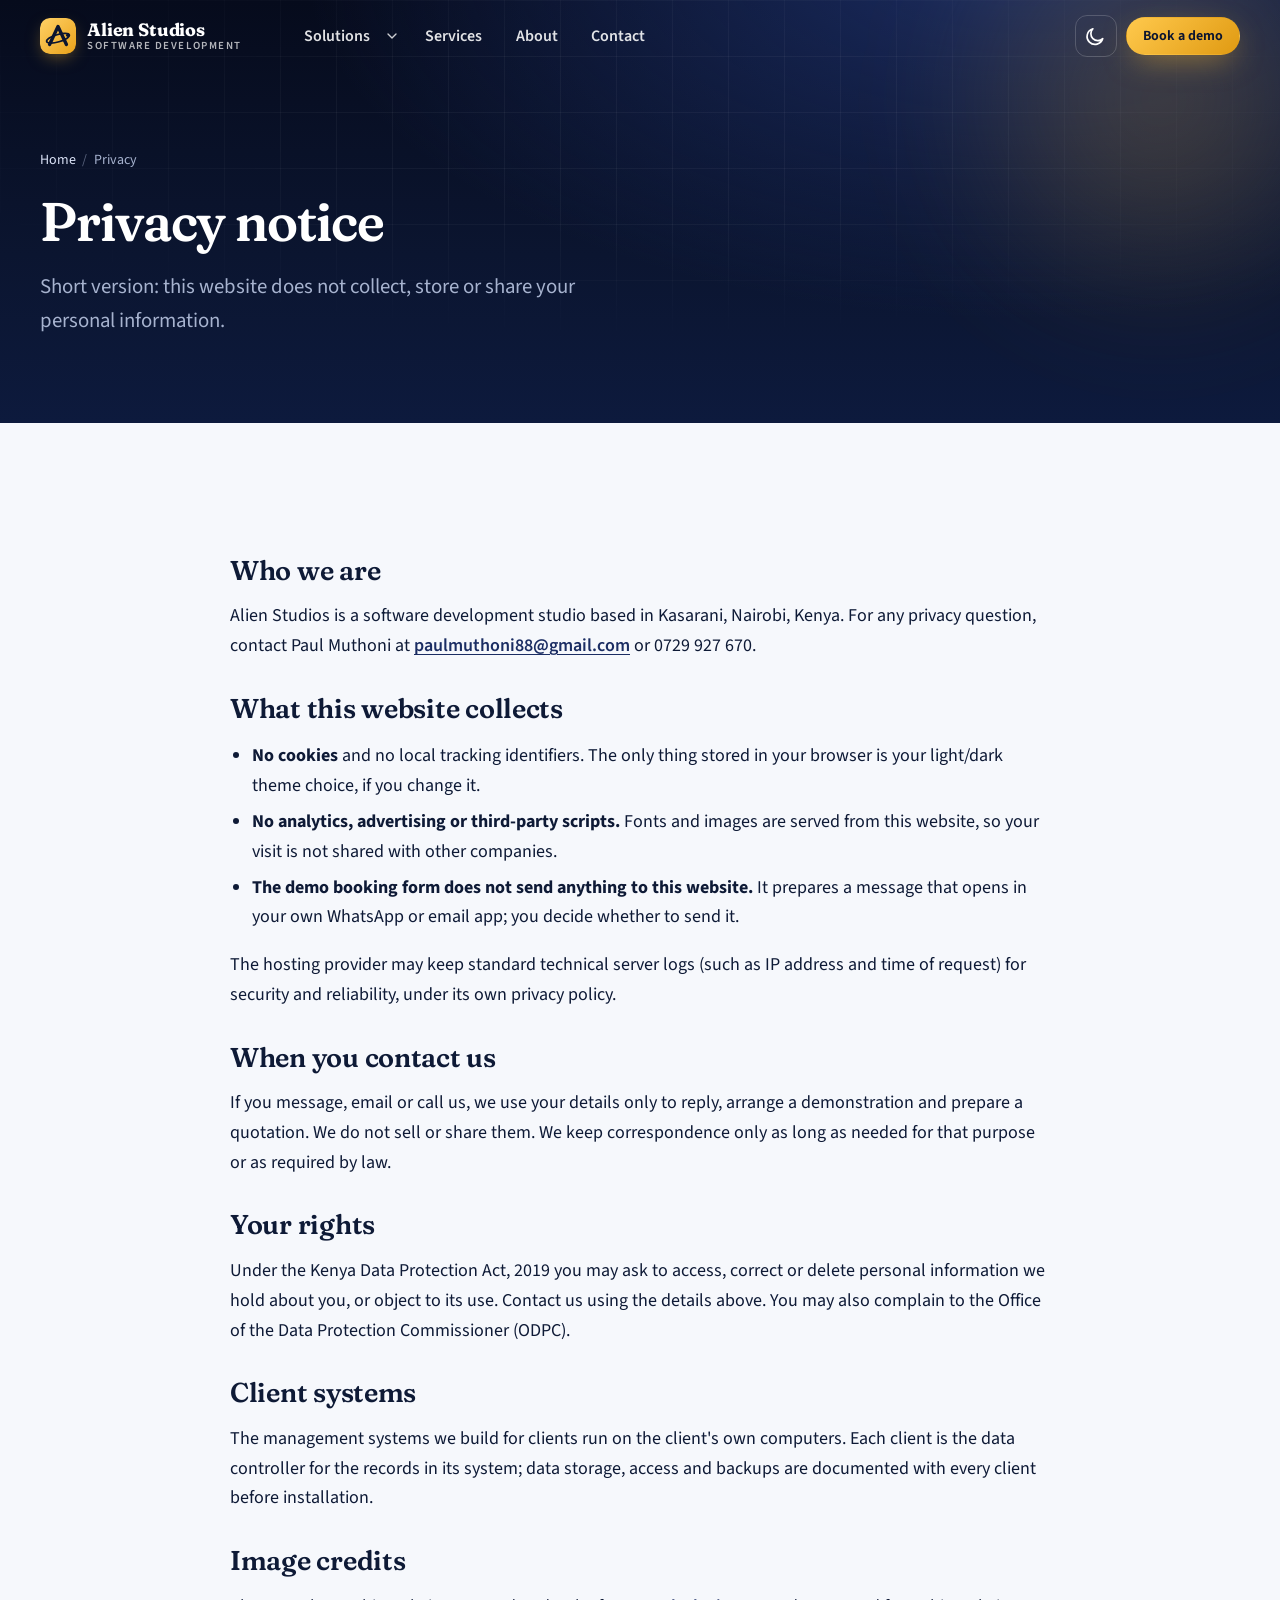
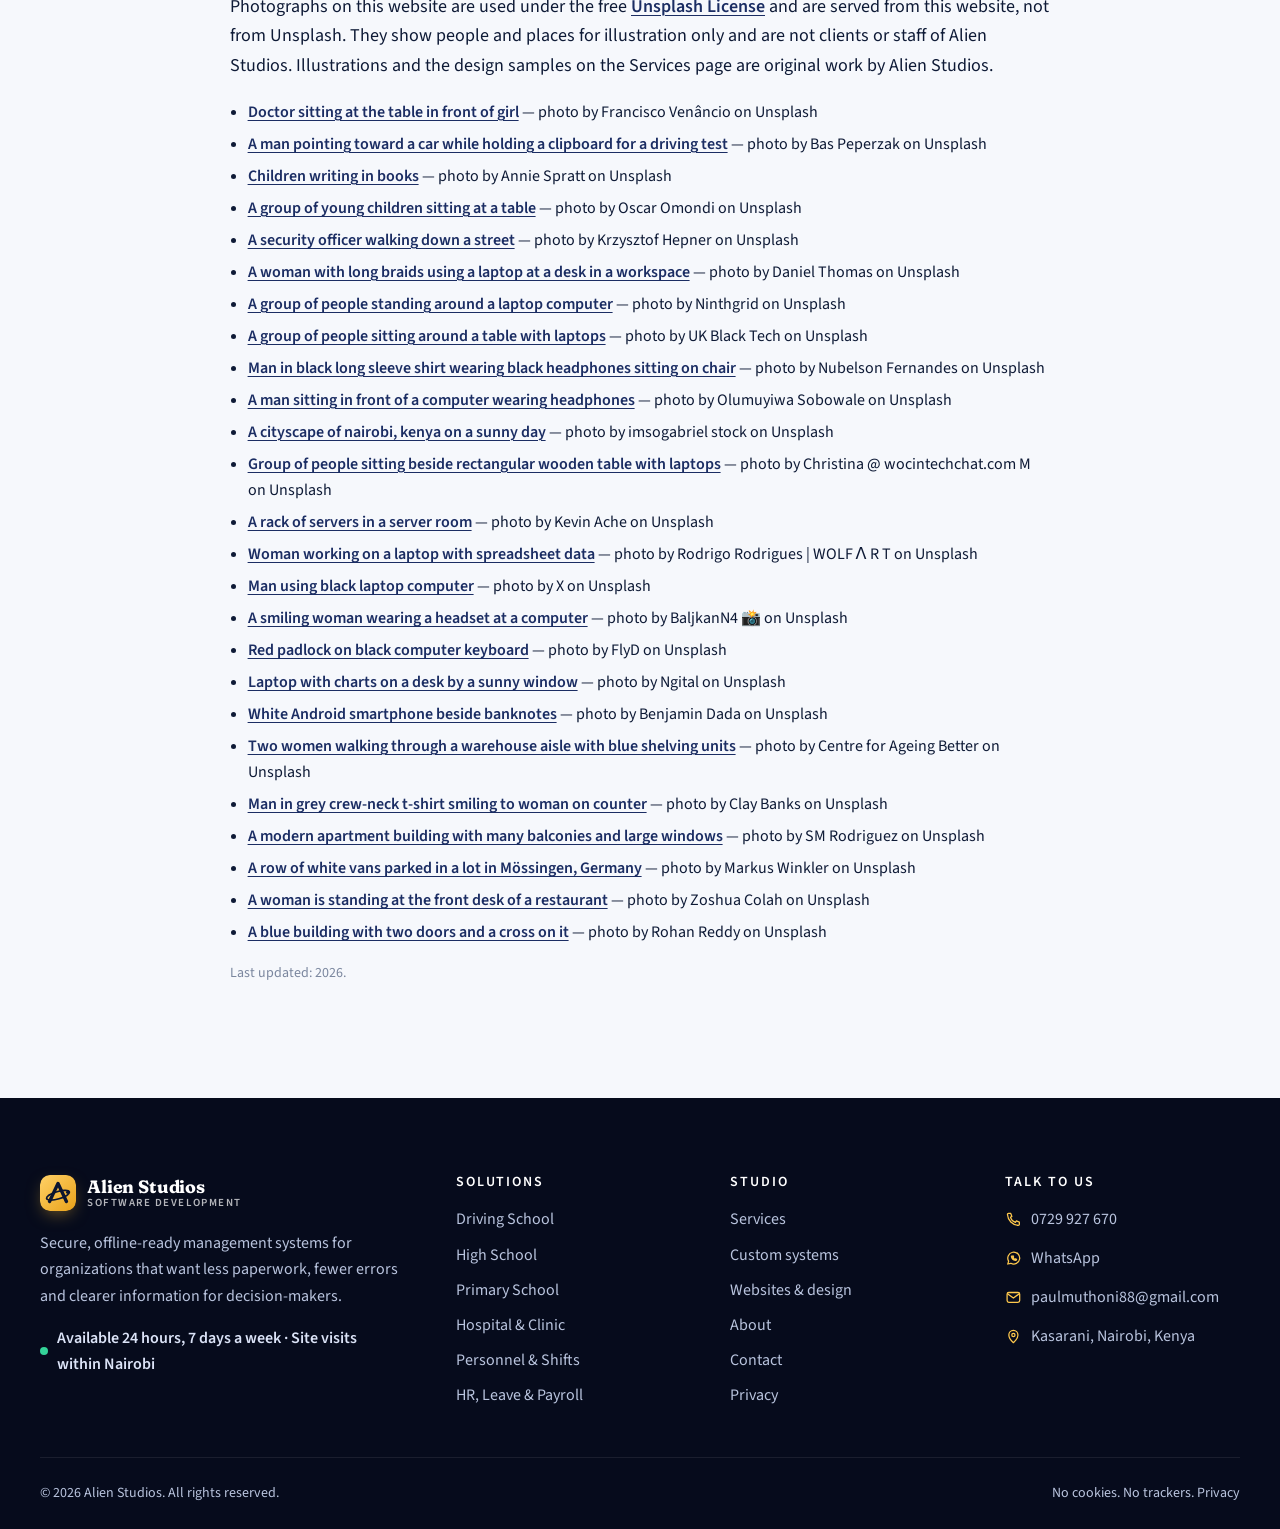
<file: privacy/index.html>
<!DOCTYPE html>
<html lang="en-KE" class="no-js" data-theme="light">
<head>
  <meta charset="utf-8">
  <meta name="viewport" content="width=device-width, initial-scale=1, viewport-fit=cover">
  <meta http-equiv="Content-Security-Policy" content="default-src 'self'; script-src 'self'; style-src 'self'; img-src 'self' data:; font-src 'self'; connect-src 'self'; manifest-src 'self'; media-src 'none'; object-src 'none'; frame-src 'none'; worker-src 'none'; base-uri 'self'; form-action 'self' mailto:">
  <meta name="referrer" content="strict-origin-when-cross-origin">
  <title>Privacy notice | Alien Studios</title>
  <meta name="description" content="How the Alien Studios website handles your information: no cookies, no analytics, no trackers, and messages sent only through your own WhatsApp or email app.">
  <meta name="robots" content="index, follow">
  <meta name="author" content="Paul Muthoni, Alien Studios">
  <link rel="canonical" href="https://paulmuthoni88-coder.github.io/alien-studios-website/privacy/">
  <meta name="theme-color" content="#0B1530">
  <meta name="color-scheme" content="light dark">
  <meta property="og:type" content="website">
  <meta property="og:site_name" content="Alien Studios">
  <meta property="og:locale" content="en_KE">
  <meta property="og:title" content="Privacy notice | Alien Studios">
  <meta property="og:description" content="How the Alien Studios website handles your information: no cookies, no analytics, no trackers, and messages sent only through your own WhatsApp or email app.">
  <meta property="og:url" content="https://paulmuthoni88-coder.github.io/alien-studios-website/privacy/">
  <meta property="og:image" content="https://paulmuthoni88-coder.github.io/alien-studios-website/assets/img/og-image.png">
  <meta property="og:image:width" content="1200">
  <meta property="og:image:height" content="630">
  <meta property="og:image:alt" content="Alien Studios — software built around how you work">
  <meta name="twitter:card" content="summary_large_image">
  <link rel="icon" href="../assets/icons/favicon.svg" type="image/svg+xml">
  <link rel="icon" href="../assets/icons/favicon-32.png" sizes="32x32" type="image/png">
  <link rel="apple-touch-icon" href="../assets/icons/apple-touch-icon.png">
  <link rel="manifest" href="../site.webmanifest">
  <link rel="preload" href="../assets/fonts/source-sans-3-var.woff2" as="font" type="font/woff2" crossorigin>
  <link rel="preload" href="../assets/fonts/fraunces-var.woff2" as="font" type="font/woff2" crossorigin>
  <link rel="stylesheet" href="../assets/css/main.dc62662292.css">
  <script src="../assets/js/theme.90586adb52.js"></script>
  <script src="../assets/js/main.18a10257b5.js" defer></script>
  <script type="application/ld+json">{"@context":"https://schema.org","@graph":[{"@type":"ProfessionalService","@id":"https://paulmuthoni88-coder.github.io/alien-studios-website/#organization","name":"Alien Studios","url":"https://paulmuthoni88-coder.github.io/alien-studios-website/","description":"Alien Studios designs and builds secure, offline-ready management systems for schools, hospitals, HR and payroll, security units and growing businesses in Kenya.","email":"paulmuthoni88@gmail.com","telephone":"+254729927670","logo":"https://paulmuthoni88-coder.github.io/alien-studios-website/assets/icons/icon-512.png","image":"https://paulmuthoni88-coder.github.io/alien-studios-website/assets/img/og-image.png","founder":{"@type":"Person","name":"Paul Muthoni","jobTitle":"Lead Software Developer"},"address":{"@type":"PostalAddress","addressLocality":"Kasarani, Nairobi","addressCountry":"KE"},"areaServed":{"@type":"Country","name":"Kenya"},"openingHours":"Mo-Su 00:00-23:59","knowsAbout":["Management information systems","School management software","Hospital management software","Payroll software","M-Pesa integration","Web design","Graphic design"]},{"@type":"WebSite","@id":"https://paulmuthoni88-coder.github.io/alien-studios-website/#website","url":"https://paulmuthoni88-coder.github.io/alien-studios-website/","name":"Alien Studios","publisher":{"@id":"https://paulmuthoni88-coder.github.io/alien-studios-website/#organization"},"inLanguage":"en-KE"},{"@type":"BreadcrumbList","itemListElement":[{"@type":"ListItem","position":1,"name":"Home","item":"https://paulmuthoni88-coder.github.io/alien-studios-website/"},{"@type":"ListItem","position":2,"name":"Privacy","item":"https://paulmuthoni88-coder.github.io/alien-studios-website/privacy/"}]}]}</script>
</head>
<body>
  <a class="skip-link" href="#main">Skip to content</a>
  <header class="site-header" data-header>
  <div class="container site-header__inner">
    <a class="brand" href="../" aria-label="Alien Studios — home"><span class="brand__mark"><img src="../assets/img/logo-mark.svg" alt="" width="36" height="36"></span><span class="brand__text"><strong>Alien Studios</strong><small>Software development</small></span>
</a>
    <nav class="nav" id="site-nav" aria-label="Main" data-nav>
      <ul class="nav__list">
        <li class="nav__item nav__item--mega">
          <a class="nav__link" href="../solutions/">Solutions</a>
          <button class="nav__expand" type="button" aria-expanded="false" aria-controls="mega-solutions" data-mega-toggle><span class="sr-only">Show the solutions menu</span><svg viewBox="0 0 24 24" width="16" height="16" fill="none" stroke="currentColor" stroke-width="2" stroke-linecap="round" stroke-linejoin="round" aria-hidden="true" focusable="false"><path d="m6 9 6 6 6-6"/></svg></button>
          <div class="mega" id="mega-solutions" data-mega>
            <div class="mega__grid">
              <a class="mega__link" href="../solutions/driving-school/"><span class="icon-badge icon-badge--sm"><svg class="icon" viewBox="0 0 24 24" width="24" height="24" fill="none" stroke="currentColor" stroke-width="1.8" stroke-linecap="round" stroke-linejoin="round" aria-hidden="true" focusable="false"><circle cx="12" cy="12" r="9"/><circle cx="12" cy="12" r="2.5"/><path d="M12 14.5V21M9.6 11.3 3.3 9.8M14.4 11.3l6.3-1.5"/></svg></span><span><b>Driving School</b><small>Lessons, fleet, fees, M-Pesa</small></span></a>
              <a class="mega__link" href="../solutions/high-school/"><span class="icon-badge icon-badge--sm"><svg class="icon" viewBox="0 0 24 24" width="24" height="24" fill="none" stroke="currentColor" stroke-width="1.8" stroke-linecap="round" stroke-linejoin="round" aria-hidden="true" focusable="false"><path d="m3 9 9-5 9 5-9 5-9-5Z"/><path d="M7 11.2V16c0 1.4 2.2 3 5 3s5-1.6 5-3v-4.8"/><path d="M21 9v6"/></svg></span><span><b>High School</b><small>Admissions, fees, CBC results</small></span></a>
              <a class="mega__link" href="../solutions/primary-school/"><span class="icon-badge icon-badge--sm"><svg class="icon" viewBox="0 0 24 24" width="24" height="24" fill="none" stroke="currentColor" stroke-width="1.8" stroke-linecap="round" stroke-linejoin="round" aria-hidden="true" focusable="false"><path d="M4 5.5A2.5 2.5 0 0 1 6.5 3H20v15H6.5A2.5 2.5 0 0 0 4 20.5v-15Z"/><path d="M4 20.5A2.5 2.5 0 0 1 6.5 18H20v3H6.5"/><path d="M9 8h7M9 11.5h5"/></svg></span><span><b>Primary School</b><small>Vote heads, CBC, report cards</small></span></a>
              <a class="mega__link" href="../solutions/hospital/"><span class="icon-badge icon-badge--sm"><svg class="icon" viewBox="0 0 24 24" width="24" height="24" fill="none" stroke="currentColor" stroke-width="1.8" stroke-linecap="round" stroke-linejoin="round" aria-hidden="true" focusable="false"><path d="M12 20s-7.5-4.4-7.5-10A4.3 4.3 0 0 1 12 7.4 4.3 4.3 0 0 1 19.5 10c0 5.6-7.5 10-7.5 10Z"/><path d="M12 10.5v5M9.5 13h5"/></svg></span><span><b>Hospital &amp; Clinic</b><small>Patients, pharmacy, MoH reports</small></span></a>
              <a class="mega__link" href="../solutions/personnel-shift-leave/"><span class="icon-badge icon-badge--sm"><svg class="icon" viewBox="0 0 24 24" width="24" height="24" fill="none" stroke="currentColor" stroke-width="1.8" stroke-linecap="round" stroke-linejoin="round" aria-hidden="true" focusable="false"><path d="M12 3 4.5 6v5.5c0 4.6 3.2 8.2 7.5 9.5 4.3-1.3 7.5-4.9 7.5-9.5V6L12 3Z"/><path d="m9 12 2.2 2.2L15.5 10"/></svg></span><span><b>Personnel &amp; Shifts</b><small>Nominal roll, passes, briefs</small></span></a>
              <a class="mega__link" href="../solutions/staff-leave-payroll/"><span class="icon-badge icon-badge--sm"><svg class="icon" viewBox="0 0 24 24" width="24" height="24" fill="none" stroke="currentColor" stroke-width="1.8" stroke-linecap="round" stroke-linejoin="round" aria-hidden="true" focusable="false"><rect x="3" y="5" width="18" height="14" rx="2.5"/><path d="M3 10h18"/><circle cx="12" cy="14.5" r="2"/><path d="M7 14.5h.01M17 14.5h.01"/></svg></span><span><b>HR, Leave &amp; Payroll</b><small>PAYE, NSSF, SHIF, payslips</small></span></a>
            </div>
            <a class="mega__foot" href="../services/#custom">Need something else? We build custom systems <svg class="icon" viewBox="0 0 24 24" width="24" height="24" fill="none" stroke="currentColor" stroke-width="1.8" stroke-linecap="round" stroke-linejoin="round" aria-hidden="true" focusable="false"><path d="M5 12h14M13 6l6 6-6 6"/></svg></a>
          </div>
        </li>
        <li class="nav__item"><a class="nav__link" href="../services/">Services</a></li>
        <li class="nav__item"><a class="nav__link" href="../about/">About</a></li>
        <li class="nav__item"><a class="nav__link" href="../contact/">Contact</a></li>
      </ul>
      <div class="nav__mobile-cta"><a class="btn btn--primary btn--block" href="../contact/">Book a free demo</a><a class="btn btn--ghost btn--block" href="tel:+254729927670"><svg class="icon" viewBox="0 0 24 24" width="24" height="24" fill="none" stroke="currentColor" stroke-width="1.8" stroke-linecap="round" stroke-linejoin="round" aria-hidden="true" focusable="false"><path d="M5 3.5h3.2l1.6 4.2-2 1.4a11 11 0 0 0 7.1 7.1l1.4-2 4.2 1.6V19a1.5 1.5 0 0 1-1.6 1.5A16.5 16.5 0 0 1 3.5 5.1 1.5 1.5 0 0 1 5 3.5Z"/></svg> 0729 927 670</a></div>
    </nav>
    <div class="site-header__actions">
      <button class="icon-btn" type="button" data-theme-toggle aria-label="Switch to dark theme"><span class="theme-icon theme-icon--moon"><svg class="icon" viewBox="0 0 24 24" width="24" height="24" fill="none" stroke="currentColor" stroke-width="1.8" stroke-linecap="round" stroke-linejoin="round" aria-hidden="true" focusable="false"><path d="M20 14.5A8.5 8.5 0 1 1 9.5 4a7 7 0 0 0 10.5 10.5Z"/></svg></span><span class="theme-icon theme-icon--sun"><svg class="icon" viewBox="0 0 24 24" width="24" height="24" fill="none" stroke="currentColor" stroke-width="1.8" stroke-linecap="round" stroke-linejoin="round" aria-hidden="true" focusable="false"><circle cx="12" cy="12" r="4"/><path d="M12 2.5v2M12 19.5v2M2.5 12h2M19.5 12h2M5.3 5.3l1.4 1.4M17.3 17.3l1.4 1.4M18.7 5.3l-1.4 1.4M6.7 17.3l-1.4 1.4"/></svg></span></button>
      <a class="btn btn--primary btn--sm hide-mobile" href="../contact/">Book a demo</a>
      <button class="icon-btn nav-toggle" type="button" aria-expanded="false" aria-controls="site-nav" data-nav-toggle><span class="sr-only">Menu</span><span class="nav-toggle__bars" aria-hidden="true"><i></i><i></i><i></i></span></button>
    </div>
  </div>
</header>

  <main id="main" tabindex="-1">
<section class="hero hero--page hero--compact" aria-labelledby="page-title">
  <div class="hero__bg" aria-hidden="true"><div class="orb orb--1"></div><div class="gridlines"></div></div>
  <div class="container hero__inner">
    <nav class="breadcrumb" aria-label="Breadcrumb"><ol><li><a href="../">Home</a></li><li aria-current="page">Privacy</li></ol></nav>
    <h1 id="page-title" class="display display--sm">Privacy notice</h1>
    <p class="hero__sub">Short version: this website does not collect, store or share your personal information.</p>
  </div>
</section>
<section class="section">
  <div class="container narrow prose">
    <h2>Who we are</h2>
    <p>Alien Studios is a software development studio based in Kasarani, Nairobi, Kenya. For any privacy question, contact Paul Muthoni at <a href="mailto:paulmuthoni88@gmail.com?subject=Privacy%20question">paulmuthoni88@gmail.com</a> or 0729 927 670.</p>
    <h2>What this website collects</h2>
    <ul>
      <li><b>No cookies</b> and no local tracking identifiers. The only thing stored in your browser is your light/dark theme choice, if you change it.</li>
      <li><b>No analytics, advertising or third-party scripts.</b> Fonts and images are served from this website, so your visit is not shared with other companies.</li>
      <li><b>The demo booking form does not send anything to this website.</b> It prepares a message that opens in your own WhatsApp or email app; you decide whether to send it.</li>
    </ul>
    <p>The hosting provider may keep standard technical server logs (such as IP address and time of request) for security and reliability, under its own privacy policy.</p>
    <h2>When you contact us</h2>
    <p>If you message, email or call us, we use your details only to reply, arrange a demonstration and prepare a quotation. We do not sell or share them. We keep correspondence only as long as needed for that purpose or as required by law.</p>
    <h2>Your rights</h2>
    <p>Under the Kenya Data Protection Act, 2019 you may ask to access, correct or delete personal information we hold about you, or object to its use. Contact us using the details above. You may also complain to the Office of the Data Protection Commissioner (ODPC).</p>
    <h2>Client systems</h2>
    <p>The management systems we build for clients run on the client's own computers. Each client is the data controller for the records in its system; data storage, access and backups are documented with every client before installation.</p>
    <h2>Image credits</h2>
    <p>Photographs on this website are used under the free <a href="https://unsplash.com/license" target="_blank" rel="noopener noreferrer">Unsplash License</a> and are served from this website, not from Unsplash. They show people and places for illustration only and are not clients or staff of Alien Studios. Illustrations and the design samples on the Services page are original work by Alien Studios.</p>
    <ul class="credits"><li><a href="https://unsplash.com/photos/doctor-sitting-at-the-table-in-front-of-girl-M4Xloxsg0Gw" target="_blank" rel="noopener noreferrer">Doctor sitting at the table in front of girl</a> — photo by Francisco Venâncio on Unsplash</li><li><a href="https://unsplash.com/photos/driving-test-instructor-and-student-tyhpK_QelPo" target="_blank" rel="noopener noreferrer">A man pointing toward a car while holding a clipboard for a driving test</a> — photo by Bas Peperzak on Unsplash</li><li><a href="https://unsplash.com/photos/children-writing-in-books-feU8G7E5ODI" target="_blank" rel="noopener noreferrer">Children writing in books</a> — photo by Annie Spratt on Unsplash</li><li><a href="https://unsplash.com/photos/a-group-of-young-children-sitting-at-a-table-VQG1cGftvu0" target="_blank" rel="noopener noreferrer">A group of young children sitting at a table</a> — photo by Oscar Omondi on Unsplash</li><li><a href="https://unsplash.com/photos/a-security-officer-walking-down-a-street-_D6rTxw4HAI" target="_blank" rel="noopener noreferrer">A security officer walking down a street</a> — photo by Krzysztof Hepner on Unsplash</li><li><a href="https://unsplash.com/photos/woman-using-laptop-in-workspace-HA-0i0E7sq4" target="_blank" rel="noopener noreferrer">A woman with long braids using a laptop at a desk in a workspace</a> — photo by Daniel Thomas on Unsplash</li><li><a href="https://unsplash.com/photos/a-group-of-people-standing-around-a-laptop-computer-eW9pQYULLb8" target="_blank" rel="noopener noreferrer">A group of people standing around a laptop computer</a> — photo by Ninthgrid on Unsplash</li><li><a href="https://unsplash.com/photos/a-group-of-people-sitting-around-a-table-with-laptops-YDEiseFR_Q8" target="_blank" rel="noopener noreferrer">A group of people sitting around a table with laptops</a> — photo by UK Black Tech on Unsplash</li><li><a href="https://unsplash.com/photos/man-in-black-long-sleeve-shirt-wearing-black-headphones-sitting-on-chair-gTs2w7bu3Qo" target="_blank" rel="noopener noreferrer">Man in black long sleeve shirt wearing black headphones sitting on chair</a> — photo by Nubelson Fernandes on Unsplash</li><li><a href="https://unsplash.com/photos/a-man-sitting-in-front-of-a-computer-wearing-headphones-kQIdjLbCghA" target="_blank" rel="noopener noreferrer">A man sitting in front of a computer wearing headphones</a> — photo by Olumuyiwa Sobowale on Unsplash</li><li><a href="https://unsplash.com/photos/a-cityscape-of-nairobi-kenya-on-a-sunny-day-IaJm3mq0F5o" target="_blank" rel="noopener noreferrer">A cityscape of nairobi, kenya on a sunny day</a> — photo by imsogabriel stock on Unsplash</li><li><a href="https://unsplash.com/photos/group-of-people-sitting-beside-rectangular-wooden-table-with-laptops-faEfWCdOKIg" target="_blank" rel="noopener noreferrer">Group of people sitting beside rectangular wooden table with laptops</a> — photo by Christina @ wocintechchat.com M on Unsplash</li><li><a href="https://unsplash.com/photos/a-rack-of-servers-in-a-server-room-2JJ3wBHu4_0" target="_blank" rel="noopener noreferrer">A rack of servers in a server room</a> — photo by Kevin Ache on Unsplash</li><li><a href="https://unsplash.com/photos/woman-working-on-a-laptop-with-spreadsheet-data-hpbduAj7wew" target="_blank" rel="noopener noreferrer">Woman working on a laptop with spreadsheet data</a> — photo by Rodrigo Rodrigues | WOLF Λ R T on Unsplash</li><li><a href="https://unsplash.com/photos/man-using-black-laptop-computer-kwzWjTnDPLk" target="_blank" rel="noopener noreferrer">Man using black laptop computer</a> — photo by X on Unsplash</li><li><a href="https://unsplash.com/photos/a-smiling-woman-wearing-a-headset-at-a-computer-wnpf3Q5pkXA" target="_blank" rel="noopener noreferrer">A smiling woman wearing a headset at a computer</a> — photo by BaljkanN4 📸 on Unsplash</li><li><a href="https://unsplash.com/photos/red-padlock-on-black-computer-keyboard-mT7lXZPjk7U" target="_blank" rel="noopener noreferrer">Red padlock on black computer keyboard</a> — photo by FlyD on Unsplash</li><li><a href="https://unsplash.com/photos/laptop-with-charts-on-a-desk-by-a-sunny-window-8OYcY9CRP_0" target="_blank" rel="noopener noreferrer">Laptop with charts on a desk by a sunny window</a> — photo by Ngital on Unsplash</li><li><a href="https://unsplash.com/photos/white-android-smartphone-beside-banknotes-Pao6YVk4s7U" target="_blank" rel="noopener noreferrer">White Android smartphone beside banknotes</a> — photo by Benjamin Dada on Unsplash</li><li><a href="https://unsplash.com/photos/women-walking-through-warehouse-aisle-ZlOlRnWk8zU" target="_blank" rel="noopener noreferrer">Two women walking through a warehouse aisle with blue shelving units</a> — photo by Centre for Ageing Better on Unsplash</li><li><a href="https://unsplash.com/photos/man-in-grey-crew-neck-t-shirt-smiling-to-woman-on-counter-Ox6SW103KtM" target="_blank" rel="noopener noreferrer">Man in grey crew-neck t-shirt smiling to woman on counter</a> — photo by Clay Banks on Unsplash</li><li><a href="https://unsplash.com/photos/a-modern-apartment-building-with-many-balconies-and-large-windows-NNZ_u-WKgIo" target="_blank" rel="noopener noreferrer">A modern apartment building with many balconies and large windows</a> — photo by SM Rodriguez on Unsplash</li><li><a href="https://unsplash.com/photos/white-vans-parked-in-mossingen-3vlGNkDep4E" target="_blank" rel="noopener noreferrer">A row of white vans parked in a lot in Mössingen, Germany</a> — photo by Markus Winkler on Unsplash</li><li><a href="https://unsplash.com/photos/a-woman-is-standing-at-the-front-desk-of-a-restaurant-wOkEwfChQqM" target="_blank" rel="noopener noreferrer">A woman is standing at the front desk of a restaurant</a> — photo by Zoshua Colah on Unsplash</li><li><a href="https://unsplash.com/photos/a-blue-building-with-two-doors-and-a-cross-on-it--z-zmOjmR-I" target="_blank" rel="noopener noreferrer">A blue building with two doors and a cross on it</a> — photo by Rohan Reddy on Unsplash</li></ul>
    <p class="fineprint">Last updated: 2026.</p>
  </div>
</section>

  </main>
  <footer class="site-footer">
  <div class="container site-footer__grid">
    <div class="site-footer__brand">
      <a class="brand brand--light" href="../" aria-label="Alien Studios — home"><span class="brand__mark"><img src="../assets/img/logo-mark.svg" alt="" width="36" height="36"></span><span class="brand__text"><strong>Alien Studios</strong><small>Software development</small></span>
</a>
      <p>Secure, offline-ready management systems for organizations that want less paperwork, fewer errors and clearer information for decision-makers.</p>
      <p class="site-footer__avail"><span class="status-dot" aria-hidden="true"></span> Available 24 hours, 7 days a week · Site visits within Nairobi</p>
    </div>
    <nav aria-label="Solutions">
      <h2 class="site-footer__title">Solutions</h2>
      <ul>
        <li><a href="../solutions/driving-school/">Driving School</a></li>
        <li><a href="../solutions/high-school/">High School</a></li>
        <li><a href="../solutions/primary-school/">Primary School</a></li>
        <li><a href="../solutions/hospital/">Hospital &amp; Clinic</a></li>
        <li><a href="../solutions/personnel-shift-leave/">Personnel &amp; Shifts</a></li>
        <li><a href="../solutions/staff-leave-payroll/">HR, Leave &amp; Payroll</a></li>
      </ul>
    </nav>
    <nav aria-label="Studio">
      <h2 class="site-footer__title">Studio</h2>
      <ul>
        <li><a href="../services/">Services</a></li>
        <li><a href="../services/#custom">Custom systems</a></li>
        <li><a href="../services/#design">Websites &amp; design</a></li>
        <li><a href="../about/">About</a></li>
        <li><a href="../contact/">Contact</a></li>
        <li><a href="../privacy/">Privacy</a></li>
      </ul>
    </nav>
    <div>
      <h2 class="site-footer__title">Talk to us</h2>
      <ul class="contact-list">
        <li><a href="tel:+254729927670"><svg class="icon" viewBox="0 0 24 24" width="24" height="24" fill="none" stroke="currentColor" stroke-width="1.8" stroke-linecap="round" stroke-linejoin="round" aria-hidden="true" focusable="false"><path d="M5 3.5h3.2l1.6 4.2-2 1.4a11 11 0 0 0 7.1 7.1l1.4-2 4.2 1.6V19a1.5 1.5 0 0 1-1.6 1.5A16.5 16.5 0 0 1 3.5 5.1 1.5 1.5 0 0 1 5 3.5Z"/></svg> 0729 927 670</a></li>
        <li><a href="https://wa.me/254729927670?text=Hello%20Alien%20Studios%2C%20I%20would%20like%20to%20book%20a%20free%20demonstration." target="_blank" rel="noopener noreferrer"><svg class="icon" viewBox="0 0 24 24" width="24" height="24" fill="none" stroke="currentColor" stroke-width="1.8" stroke-linecap="round" stroke-linejoin="round" aria-hidden="true" focusable="false"><path d="M4 20l1.2-4.1A8.5 8.5 0 1 1 8.4 19L4 20Z"/><path d="M9.2 8.8c.2 2.9 2.9 5.6 5.9 6 .7 0 1.5-.8 1.4-1.4l-1.6-.8-.9.9a5.1 5.1 0 0 1-2.6-2.6l.9-.9-.8-1.6c-.6-.1-1.4.6-1.4 1.4"/></svg> WhatsApp</a></li>
        <li><a href="mailto:paulmuthoni88@gmail.com?subject=Enquiry%20from%20the%20Alien%20Studios%20website"><svg class="icon" viewBox="0 0 24 24" width="24" height="24" fill="none" stroke="currentColor" stroke-width="1.8" stroke-linecap="round" stroke-linejoin="round" aria-hidden="true" focusable="false"><rect x="3" y="5" width="18" height="14" rx="2.5"/><path d="m4 7 8 6 8-6"/></svg> paulmuthoni88@gmail.com</a></li>
        <li><span><svg class="icon" viewBox="0 0 24 24" width="24" height="24" fill="none" stroke="currentColor" stroke-width="1.8" stroke-linecap="round" stroke-linejoin="round" aria-hidden="true" focusable="false"><path d="M12 21s-6.5-5.6-6.5-11a6.5 6.5 0 0 1 13 0c0 5.4-6.5 11-6.5 11Z"/><circle cx="12" cy="10" r="2.3"/></svg> Kasarani, Nairobi, Kenya</span></li>
      </ul>
    </div>
  </div>
  <div class="container site-footer__bottom">
    <p>© 2026 Alien Studios. All rights reserved.</p>
    <p>No cookies. No trackers. <a href="../privacy/">Privacy</a></p>
  </div>
</footer>

</body>
</html>
</file>
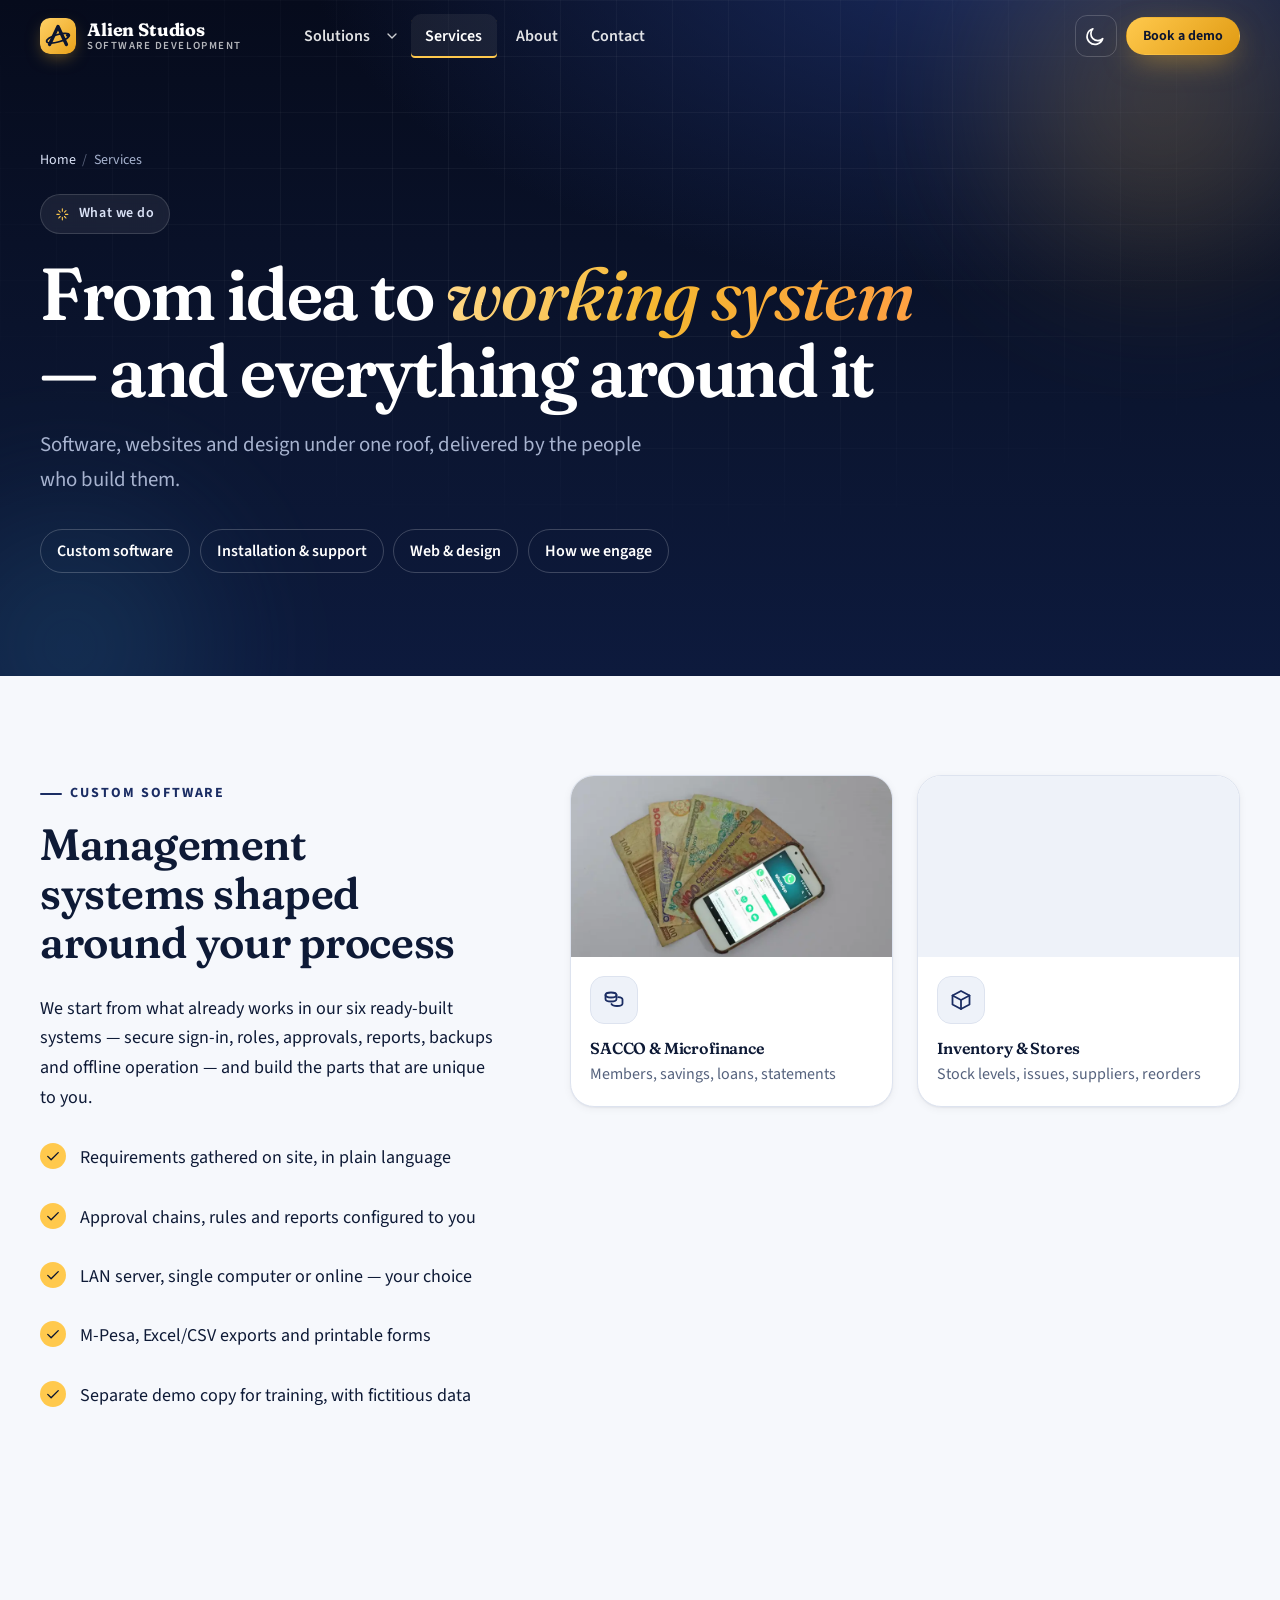
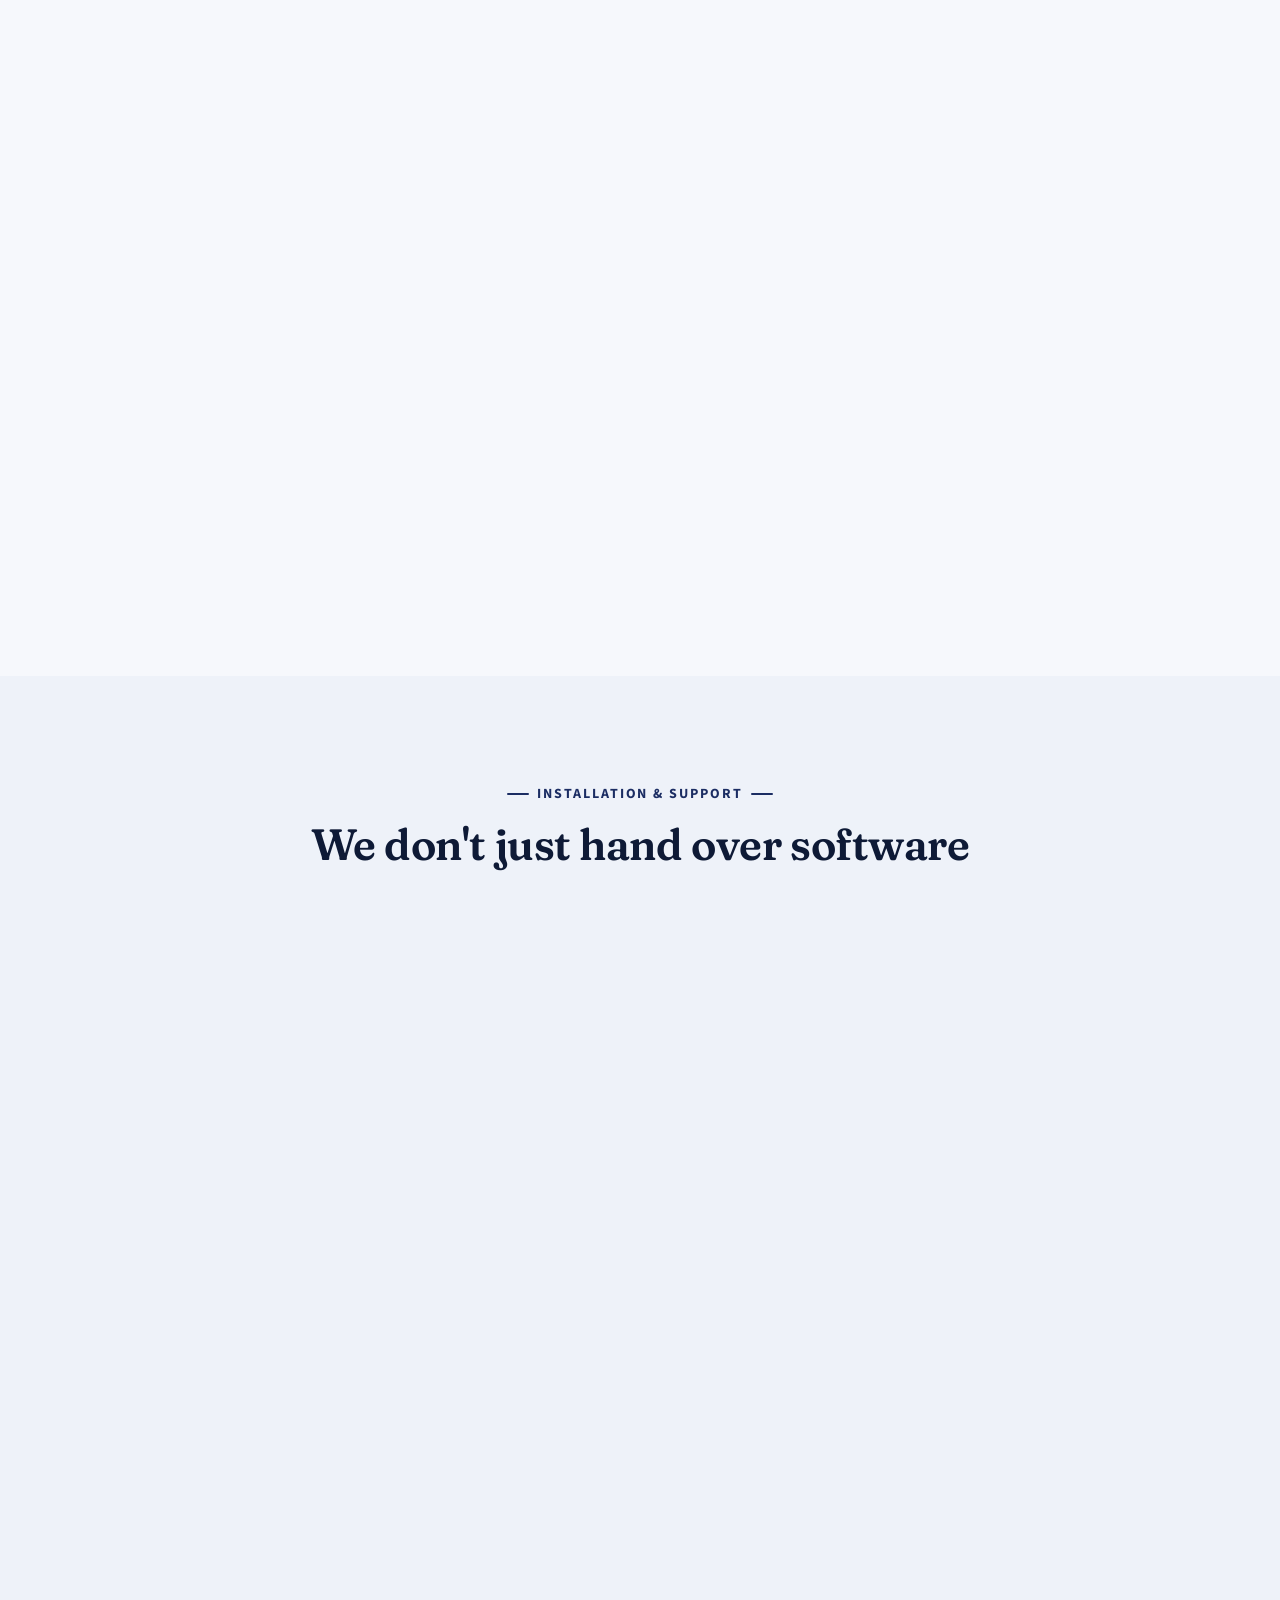
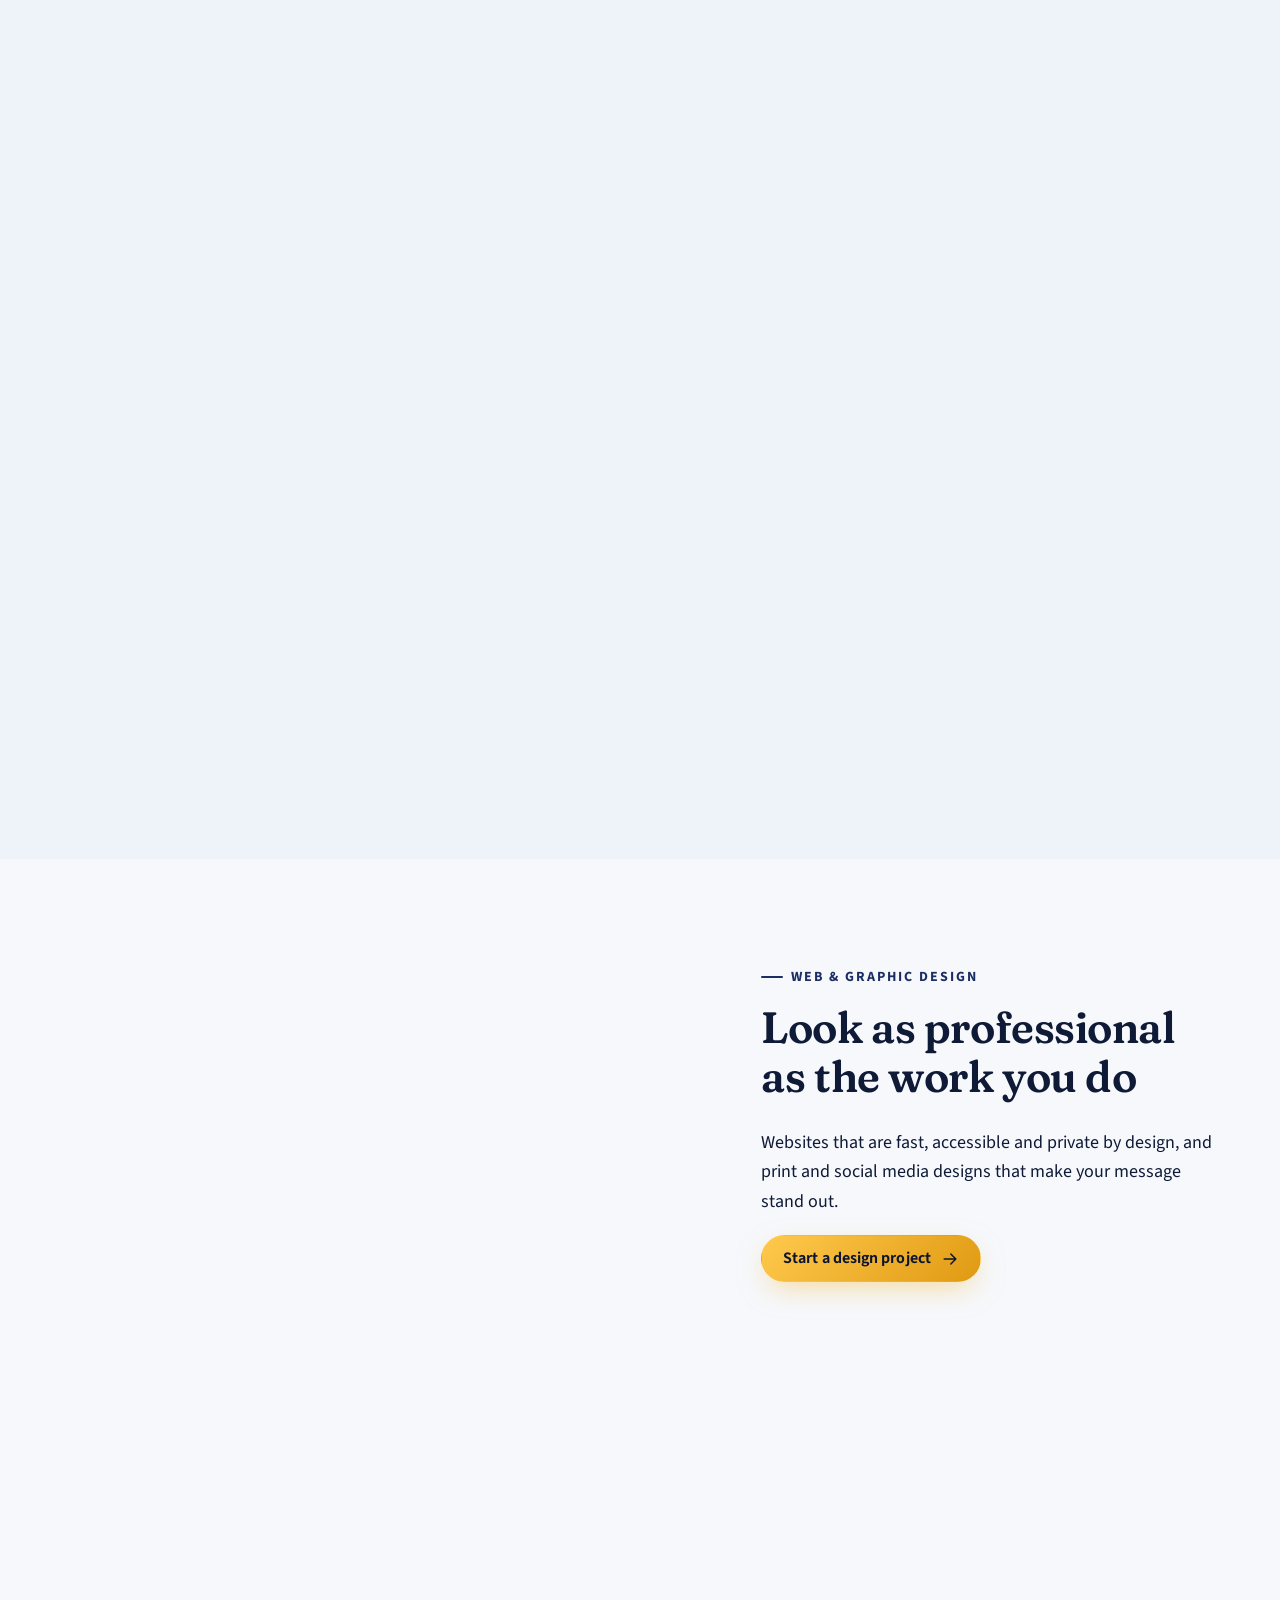
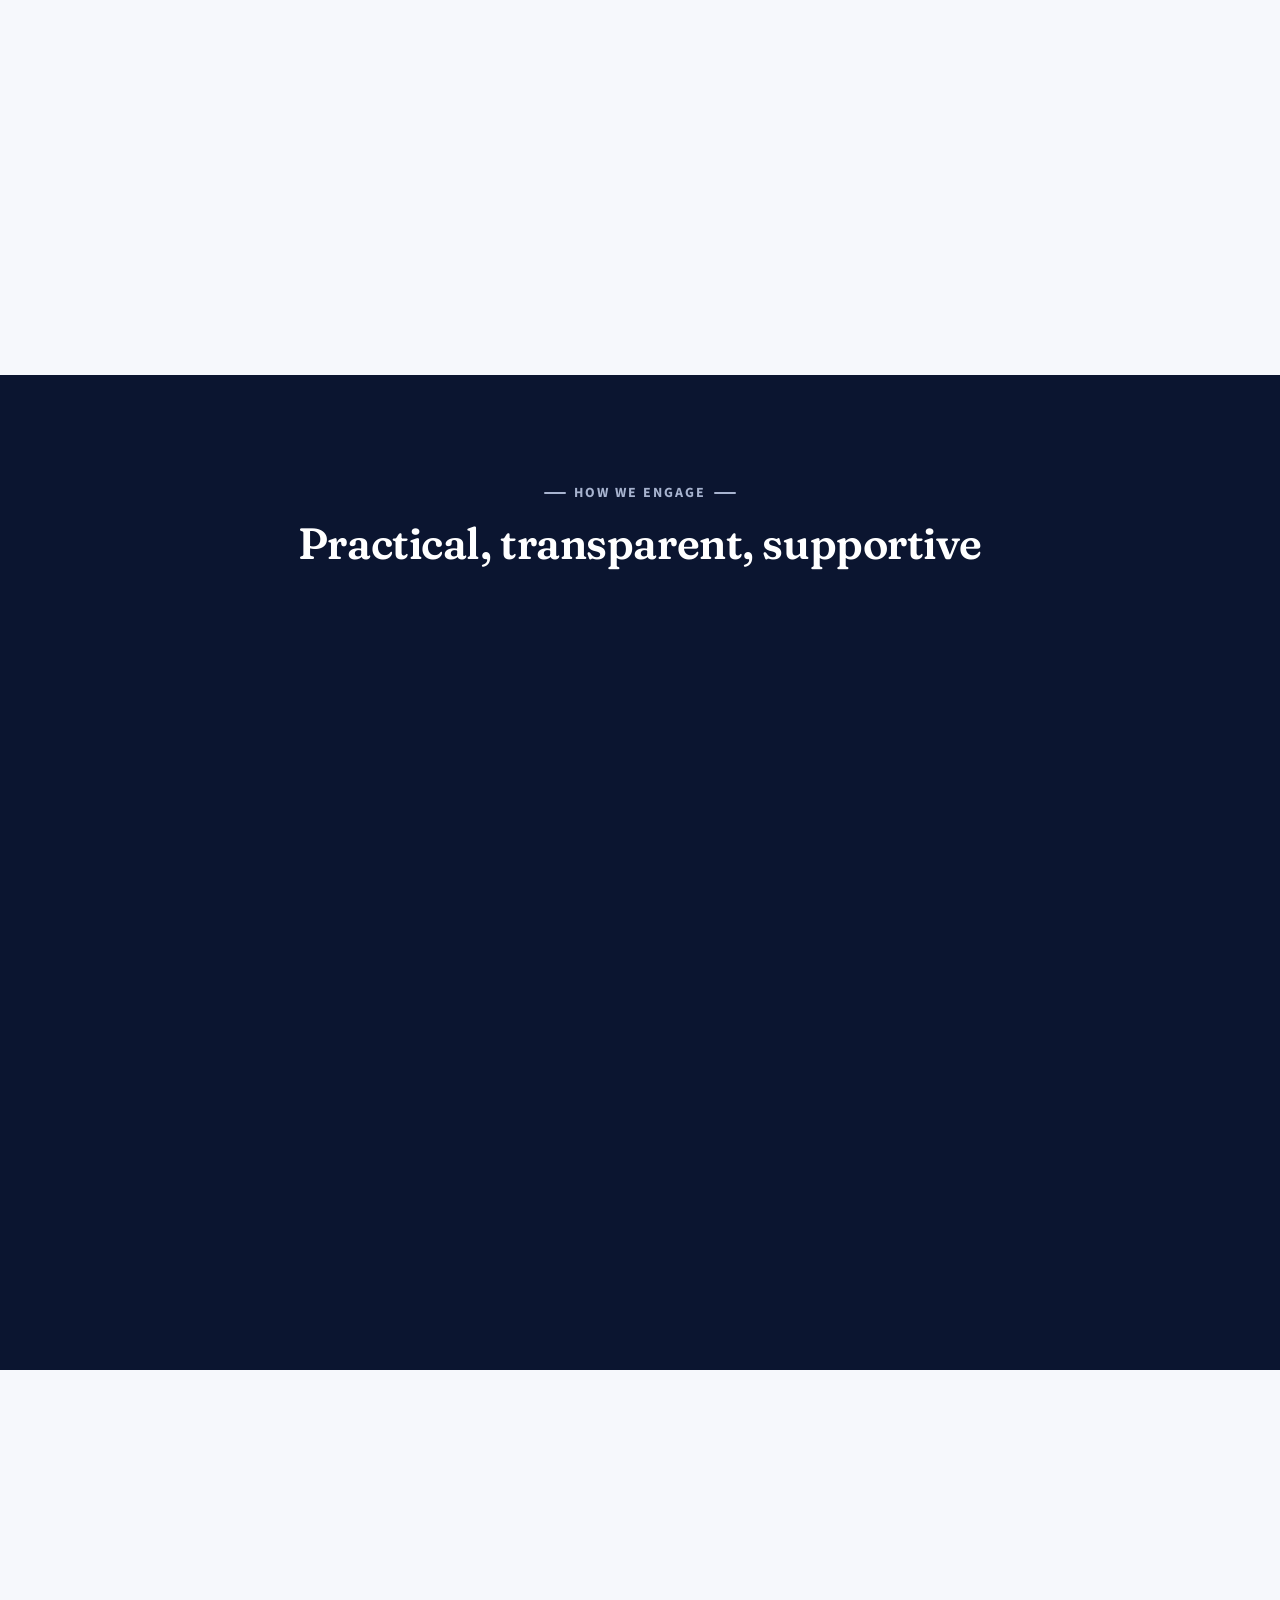
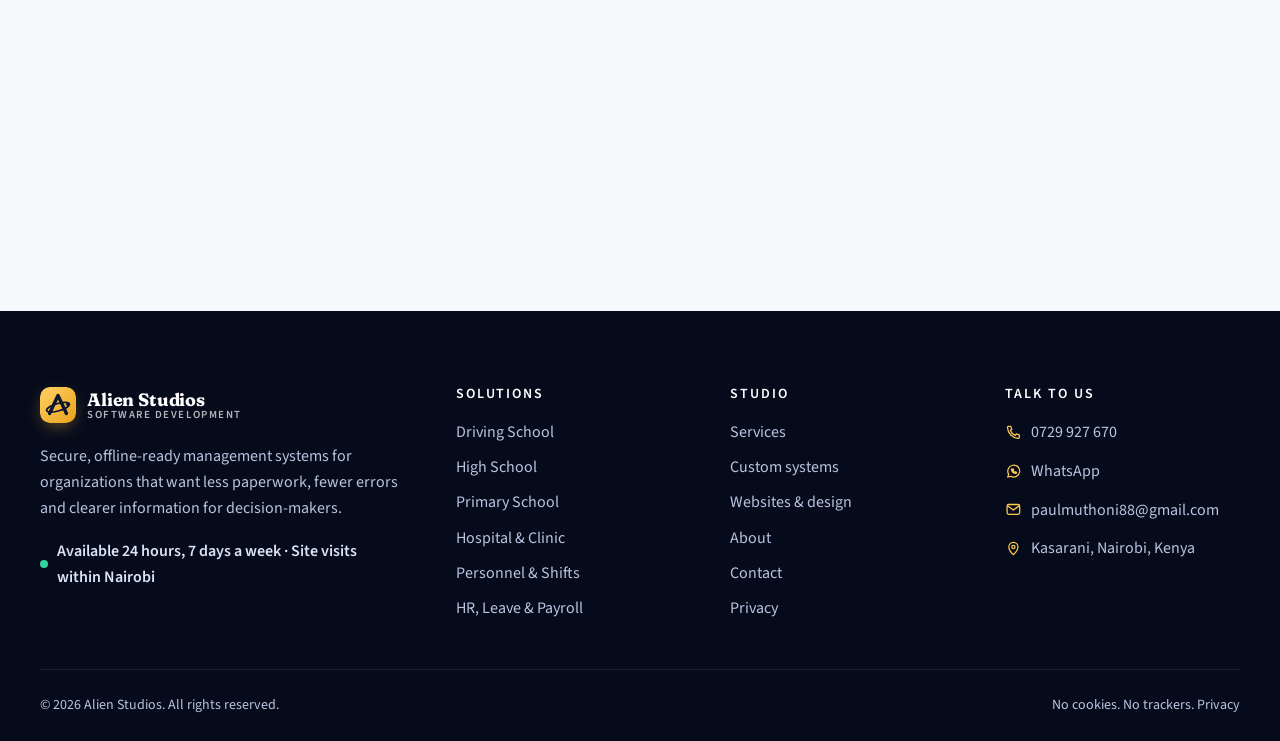
<file: services/index.html>
<!DOCTYPE html>
<html lang="en-KE" class="no-js" data-theme="light">
<head>
  <meta charset="utf-8">
  <meta name="viewport" content="width=device-width, initial-scale=1, viewport-fit=cover">
  <meta http-equiv="Content-Security-Policy" content="default-src 'self'; script-src 'self'; style-src 'self'; img-src 'self' data:; font-src 'self'; connect-src 'self'; manifest-src 'self'; media-src 'none'; object-src 'none'; frame-src 'none'; worker-src 'none'; base-uri 'self'; form-action 'self' mailto:">
  <meta name="referrer" content="strict-origin-when-cross-origin">
  <title>Services | Alien Studios</title>
  <meta name="description" content="Custom management systems, websites, graphic design and branding, installation, data migration, training and support — from Alien Studios in Nairobi.">
  <meta name="robots" content="index, follow">
  <meta name="author" content="Paul Muthoni, Alien Studios">
  <link rel="canonical" href="https://paulmuthoni88-coder.github.io/alien-studios-website/services/">
  <meta name="theme-color" content="#0B1530">
  <meta name="color-scheme" content="light dark">
  <meta property="og:type" content="website">
  <meta property="og:site_name" content="Alien Studios">
  <meta property="og:locale" content="en_KE">
  <meta property="og:title" content="Services | Alien Studios">
  <meta property="og:description" content="Custom management systems, websites, graphic design and branding, installation, data migration, training and support — from Alien Studios in Nairobi.">
  <meta property="og:url" content="https://paulmuthoni88-coder.github.io/alien-studios-website/services/">
  <meta property="og:image" content="https://paulmuthoni88-coder.github.io/alien-studios-website/assets/img/og-image.png">
  <meta property="og:image:width" content="1200">
  <meta property="og:image:height" content="630">
  <meta property="og:image:alt" content="Alien Studios — software built around how you work">
  <meta name="twitter:card" content="summary_large_image">
  <link rel="icon" href="../assets/icons/favicon.svg" type="image/svg+xml">
  <link rel="icon" href="../assets/icons/favicon-32.png" sizes="32x32" type="image/png">
  <link rel="apple-touch-icon" href="../assets/icons/apple-touch-icon.png">
  <link rel="manifest" href="../site.webmanifest">
  <link rel="preload" href="../assets/fonts/source-sans-3-var.woff2" as="font" type="font/woff2" crossorigin>
  <link rel="preload" href="../assets/fonts/fraunces-var.woff2" as="font" type="font/woff2" crossorigin>
  <link rel="stylesheet" href="../assets/css/main.dc62662292.css">
  <script src="../assets/js/theme.90586adb52.js"></script>
  <script src="../assets/js/main.18a10257b5.js" defer></script>
  <script type="application/ld+json">{"@context":"https://schema.org","@graph":[{"@type":"ProfessionalService","@id":"https://paulmuthoni88-coder.github.io/alien-studios-website/#organization","name":"Alien Studios","url":"https://paulmuthoni88-coder.github.io/alien-studios-website/","description":"Alien Studios designs and builds secure, offline-ready management systems for schools, hospitals, HR and payroll, security units and growing businesses in Kenya.","email":"paulmuthoni88@gmail.com","telephone":"+254729927670","logo":"https://paulmuthoni88-coder.github.io/alien-studios-website/assets/icons/icon-512.png","image":"https://paulmuthoni88-coder.github.io/alien-studios-website/assets/img/og-image.png","founder":{"@type":"Person","name":"Paul Muthoni","jobTitle":"Lead Software Developer"},"address":{"@type":"PostalAddress","addressLocality":"Kasarani, Nairobi","addressCountry":"KE"},"areaServed":{"@type":"Country","name":"Kenya"},"openingHours":"Mo-Su 00:00-23:59","knowsAbout":["Management information systems","School management software","Hospital management software","Payroll software","M-Pesa integration","Web design","Graphic design"]},{"@type":"WebSite","@id":"https://paulmuthoni88-coder.github.io/alien-studios-website/#website","url":"https://paulmuthoni88-coder.github.io/alien-studios-website/","name":"Alien Studios","publisher":{"@id":"https://paulmuthoni88-coder.github.io/alien-studios-website/#organization"},"inLanguage":"en-KE"},{"@type":"BreadcrumbList","itemListElement":[{"@type":"ListItem","position":1,"name":"Home","item":"https://paulmuthoni88-coder.github.io/alien-studios-website/"},{"@type":"ListItem","position":2,"name":"Services","item":"https://paulmuthoni88-coder.github.io/alien-studios-website/services/"}]}]}</script>
</head>
<body>
  <a class="skip-link" href="#main">Skip to content</a>
  <header class="site-header" data-header>
  <div class="container site-header__inner">
    <a class="brand" href="../" aria-label="Alien Studios — home"><span class="brand__mark"><img src="../assets/img/logo-mark.svg" alt="" width="36" height="36"></span><span class="brand__text"><strong>Alien Studios</strong><small>Software development</small></span>
</a>
    <nav class="nav" id="site-nav" aria-label="Main" data-nav>
      <ul class="nav__list">
        <li class="nav__item nav__item--mega">
          <a class="nav__link" href="../solutions/">Solutions</a>
          <button class="nav__expand" type="button" aria-expanded="false" aria-controls="mega-solutions" data-mega-toggle><span class="sr-only">Show the solutions menu</span><svg viewBox="0 0 24 24" width="16" height="16" fill="none" stroke="currentColor" stroke-width="2" stroke-linecap="round" stroke-linejoin="round" aria-hidden="true" focusable="false"><path d="m6 9 6 6 6-6"/></svg></button>
          <div class="mega" id="mega-solutions" data-mega>
            <div class="mega__grid">
              <a class="mega__link" href="../solutions/driving-school/"><span class="icon-badge icon-badge--sm"><svg class="icon" viewBox="0 0 24 24" width="24" height="24" fill="none" stroke="currentColor" stroke-width="1.8" stroke-linecap="round" stroke-linejoin="round" aria-hidden="true" focusable="false"><circle cx="12" cy="12" r="9"/><circle cx="12" cy="12" r="2.5"/><path d="M12 14.5V21M9.6 11.3 3.3 9.8M14.4 11.3l6.3-1.5"/></svg></span><span><b>Driving School</b><small>Lessons, fleet, fees, M-Pesa</small></span></a>
              <a class="mega__link" href="../solutions/high-school/"><span class="icon-badge icon-badge--sm"><svg class="icon" viewBox="0 0 24 24" width="24" height="24" fill="none" stroke="currentColor" stroke-width="1.8" stroke-linecap="round" stroke-linejoin="round" aria-hidden="true" focusable="false"><path d="m3 9 9-5 9 5-9 5-9-5Z"/><path d="M7 11.2V16c0 1.4 2.2 3 5 3s5-1.6 5-3v-4.8"/><path d="M21 9v6"/></svg></span><span><b>High School</b><small>Admissions, fees, CBC results</small></span></a>
              <a class="mega__link" href="../solutions/primary-school/"><span class="icon-badge icon-badge--sm"><svg class="icon" viewBox="0 0 24 24" width="24" height="24" fill="none" stroke="currentColor" stroke-width="1.8" stroke-linecap="round" stroke-linejoin="round" aria-hidden="true" focusable="false"><path d="M4 5.5A2.5 2.5 0 0 1 6.5 3H20v15H6.5A2.5 2.5 0 0 0 4 20.5v-15Z"/><path d="M4 20.5A2.5 2.5 0 0 1 6.5 18H20v3H6.5"/><path d="M9 8h7M9 11.5h5"/></svg></span><span><b>Primary School</b><small>Vote heads, CBC, report cards</small></span></a>
              <a class="mega__link" href="../solutions/hospital/"><span class="icon-badge icon-badge--sm"><svg class="icon" viewBox="0 0 24 24" width="24" height="24" fill="none" stroke="currentColor" stroke-width="1.8" stroke-linecap="round" stroke-linejoin="round" aria-hidden="true" focusable="false"><path d="M12 20s-7.5-4.4-7.5-10A4.3 4.3 0 0 1 12 7.4 4.3 4.3 0 0 1 19.5 10c0 5.6-7.5 10-7.5 10Z"/><path d="M12 10.5v5M9.5 13h5"/></svg></span><span><b>Hospital &amp; Clinic</b><small>Patients, pharmacy, MoH reports</small></span></a>
              <a class="mega__link" href="../solutions/personnel-shift-leave/"><span class="icon-badge icon-badge--sm"><svg class="icon" viewBox="0 0 24 24" width="24" height="24" fill="none" stroke="currentColor" stroke-width="1.8" stroke-linecap="round" stroke-linejoin="round" aria-hidden="true" focusable="false"><path d="M12 3 4.5 6v5.5c0 4.6 3.2 8.2 7.5 9.5 4.3-1.3 7.5-4.9 7.5-9.5V6L12 3Z"/><path d="m9 12 2.2 2.2L15.5 10"/></svg></span><span><b>Personnel &amp; Shifts</b><small>Nominal roll, passes, briefs</small></span></a>
              <a class="mega__link" href="../solutions/staff-leave-payroll/"><span class="icon-badge icon-badge--sm"><svg class="icon" viewBox="0 0 24 24" width="24" height="24" fill="none" stroke="currentColor" stroke-width="1.8" stroke-linecap="round" stroke-linejoin="round" aria-hidden="true" focusable="false"><rect x="3" y="5" width="18" height="14" rx="2.5"/><path d="M3 10h18"/><circle cx="12" cy="14.5" r="2"/><path d="M7 14.5h.01M17 14.5h.01"/></svg></span><span><b>HR, Leave &amp; Payroll</b><small>PAYE, NSSF, SHIF, payslips</small></span></a>
            </div>
            <a class="mega__foot" href="../services/#custom">Need something else? We build custom systems <svg class="icon" viewBox="0 0 24 24" width="24" height="24" fill="none" stroke="currentColor" stroke-width="1.8" stroke-linecap="round" stroke-linejoin="round" aria-hidden="true" focusable="false"><path d="M5 12h14M13 6l6 6-6 6"/></svg></a>
          </div>
        </li>
        <li class="nav__item"><a class="nav__link" href="../services/" aria-current="page">Services</a></li>
        <li class="nav__item"><a class="nav__link" href="../about/">About</a></li>
        <li class="nav__item"><a class="nav__link" href="../contact/">Contact</a></li>
      </ul>
      <div class="nav__mobile-cta"><a class="btn btn--primary btn--block" href="../contact/">Book a free demo</a><a class="btn btn--ghost btn--block" href="tel:+254729927670"><svg class="icon" viewBox="0 0 24 24" width="24" height="24" fill="none" stroke="currentColor" stroke-width="1.8" stroke-linecap="round" stroke-linejoin="round" aria-hidden="true" focusable="false"><path d="M5 3.5h3.2l1.6 4.2-2 1.4a11 11 0 0 0 7.1 7.1l1.4-2 4.2 1.6V19a1.5 1.5 0 0 1-1.6 1.5A16.5 16.5 0 0 1 3.5 5.1 1.5 1.5 0 0 1 5 3.5Z"/></svg> 0729 927 670</a></div>
    </nav>
    <div class="site-header__actions">
      <button class="icon-btn" type="button" data-theme-toggle aria-label="Switch to dark theme"><span class="theme-icon theme-icon--moon"><svg class="icon" viewBox="0 0 24 24" width="24" height="24" fill="none" stroke="currentColor" stroke-width="1.8" stroke-linecap="round" stroke-linejoin="round" aria-hidden="true" focusable="false"><path d="M20 14.5A8.5 8.5 0 1 1 9.5 4a7 7 0 0 0 10.5 10.5Z"/></svg></span><span class="theme-icon theme-icon--sun"><svg class="icon" viewBox="0 0 24 24" width="24" height="24" fill="none" stroke="currentColor" stroke-width="1.8" stroke-linecap="round" stroke-linejoin="round" aria-hidden="true" focusable="false"><circle cx="12" cy="12" r="4"/><path d="M12 2.5v2M12 19.5v2M2.5 12h2M19.5 12h2M5.3 5.3l1.4 1.4M17.3 17.3l1.4 1.4M18.7 5.3l-1.4 1.4M6.7 17.3l-1.4 1.4"/></svg></span></button>
      <a class="btn btn--primary btn--sm hide-mobile" href="../contact/">Book a demo</a>
      <button class="icon-btn nav-toggle" type="button" aria-expanded="false" aria-controls="site-nav" data-nav-toggle><span class="sr-only">Menu</span><span class="nav-toggle__bars" aria-hidden="true"><i></i><i></i><i></i></span></button>
    </div>
  </div>
</header>

  <main id="main" tabindex="-1">
<section class="hero hero--page" aria-labelledby="page-title">
  <div class="hero__bg" aria-hidden="true"><div class="orb orb--1"></div><div class="orb orb--2"></div><div class="gridlines"></div></div>
  <div class="container hero__inner">
    <nav class="breadcrumb" aria-label="Breadcrumb"><ol><li><a href="../">Home</a></li><li aria-current="page">Services</li></ol></nav>
    <p class="eyebrow"><svg class="icon" viewBox="0 0 24 24" width="24" height="24" fill="none" stroke="currentColor" stroke-width="1.8" stroke-linecap="round" stroke-linejoin="round" aria-hidden="true" focusable="false"><path d="M12 3v4M12 17v4M3 12h4M17 12h4M6 6l2.5 2.5M15.5 15.5 18 18M18 6l-2.5 2.5M8.5 15.5 6 18"/></svg> What we do</p>
    <h1 id="page-title" class="display">From idea to <span class="gradient-text">working system</span> — and everything around it</h1>
    <p class="hero__sub">Software, websites and design under one roof, delivered by the people who build them.</p>
    <nav class="jump" aria-label="On this page"><a href="#custom">Custom software</a><a href="#delivery">Installation &amp; support</a><a href="#design">Web &amp; design</a><a href="#engagement">How we engage</a></nav>
  </div>
</section>

<section class="section" id="custom" aria-labelledby="h-custom">
  <div class="container split">
    <div class="split__aside">
      <p class="kicker">Custom software</p>
      <h2 id="h-custom">Management systems shaped around your process</h2>
      <p>We start from what already works in our six ready-built systems — secure sign-in, roles, approvals, reports, backups and offline operation — and build the parts that are unique to you.</p>
      <ul class="checklist checklist--compact">
        <li><svg class="icon" viewBox="0 0 24 24" width="24" height="24" fill="none" stroke="currentColor" stroke-width="1.8" stroke-linecap="round" stroke-linejoin="round" aria-hidden="true" focusable="false"><path d="m5 12.5 4.5 4.5L19 7.5"/></svg><span>Requirements gathered on site, in plain language</span></li>
        <li><svg class="icon" viewBox="0 0 24 24" width="24" height="24" fill="none" stroke="currentColor" stroke-width="1.8" stroke-linecap="round" stroke-linejoin="round" aria-hidden="true" focusable="false"><path d="m5 12.5 4.5 4.5L19 7.5"/></svg><span>Approval chains, rules and reports configured to you</span></li>
        <li><svg class="icon" viewBox="0 0 24 24" width="24" height="24" fill="none" stroke="currentColor" stroke-width="1.8" stroke-linecap="round" stroke-linejoin="round" aria-hidden="true" focusable="false"><path d="m5 12.5 4.5 4.5L19 7.5"/></svg><span>LAN server, single computer or online — your choice</span></li>
        <li><svg class="icon" viewBox="0 0 24 24" width="24" height="24" fill="none" stroke="currentColor" stroke-width="1.8" stroke-linecap="round" stroke-linejoin="round" aria-hidden="true" focusable="false"><path d="m5 12.5 4.5 4.5L19 7.5"/></svg><span>M-Pesa, Excel/CSV exports and printable forms</span></li>
        <li><svg class="icon" viewBox="0 0 24 24" width="24" height="24" fill="none" stroke="currentColor" stroke-width="1.8" stroke-linecap="round" stroke-linejoin="round" aria-hidden="true" focusable="false"><path d="m5 12.5 4.5 4.5L19 7.5"/></svg><span>Separate demo copy for training, with fictitious data</span></li>
      </ul>
      <figure class="photo-frame photo-frame--aside reveal"><img class="photo" src="../assets/img/photos/code-800.webp" srcset="../assets/img/photos/code-800.webp 800w, ../assets/img/photos/code-1600.webp 1600w" sizes="(max-width: 900px) 100vw, 35vw" alt="A developer wearing headphones writing code across two monitors" width="1600" height="1067" loading="lazy" decoding="async"></figure>
    </div>
    <div><ul class="grid grid--4 custom-grid" role="list"><li class="card card--mini card--with-media reveal"><div class="card__media"><img class="photo" src="../assets/img/photos/sacco-800.webp" srcset="../assets/img/photos/sacco-800.webp 800w, ../assets/img/photos/sacco-1600.webp 1600w" sizes="(max-width: 640px) 100vw, 300px" alt="Kenyan shilling notes beside a phone showing a mobile money app" width="1600" height="1067" loading="lazy" decoding="async"></div><span class="icon-badge icon-badge--soft"><svg class="icon" viewBox="0 0 24 24" width="24" height="24" fill="none" stroke="currentColor" stroke-width="1.8" stroke-linecap="round" stroke-linejoin="round" aria-hidden="true" focusable="false"><ellipse cx="9" cy="7" rx="5.5" ry="2.5"/><path d="M3.5 7v4c0 1.4 2.5 2.5 5.5 2.5s5.5-1.1 5.5-2.5V7"/><path d="M9.5 16c.6 1.2 2.9 2 5.5 2 3 0 5.5-1.1 5.5-2.5v-4c0-1.2-1.8-2.2-4.4-2.4"/></svg></span><div><h3>SACCO &amp; Microfinance</h3><p>Members, savings, loans, statements</p></div></li><li class="card card--mini card--with-media reveal"><div class="card__media"><img class="photo" src="../assets/img/photos/inventory-800.webp" srcset="../assets/img/photos/inventory-800.webp 800w, ../assets/img/photos/inventory-1600.webp 1600w" sizes="(max-width: 640px) 100vw, 300px" alt="Two staff walking through a warehouse aisle of stocked shelves" width="1600" height="1067" loading="lazy" decoding="async"></div><span class="icon-badge icon-badge--soft"><svg class="icon" viewBox="0 0 24 24" width="24" height="24" fill="none" stroke="currentColor" stroke-width="1.8" stroke-linecap="round" stroke-linejoin="round" aria-hidden="true" focusable="false"><path d="m12 3 8.5 4.5v9L12 21l-8.5-4.5v-9L12 3Z"/><path d="m3.5 7.5 8.5 4.5 8.5-4.5M12 12v9"/></svg></span><div><h3>Inventory &amp; Stores</h3><p>Stock levels, issues, suppliers, reorders</p></div></li><li class="card card--mini card--with-media reveal"><div class="card__media"><img class="photo" src="../assets/img/photos/pos-800.webp" srcset="../assets/img/photos/pos-800.webp 800w, ../assets/img/photos/pos-1600.webp 1600w" sizes="(max-width: 640px) 100vw, 300px" alt="A customer paying by phone at a shop counter" width="1600" height="1067" loading="lazy" decoding="async"></div><span class="icon-badge icon-badge--soft"><svg class="icon" viewBox="0 0 24 24" width="24" height="24" fill="none" stroke="currentColor" stroke-width="1.8" stroke-linecap="round" stroke-linejoin="round" aria-hidden="true" focusable="false"><path d="M4 9.5 5.5 4h13L20 9.5M4 9.5v10.5h16V9.5M4 9.5c0 1.5 1.2 2.5 2.7 2.5S9.3 11 9.3 9.5c0 1.5 1.2 2.5 2.7 2.5s2.7-1 2.7-2.5c0 1.5 1.2 2.5 2.6 2.5S20 11 20 9.5"/><path d="M10 20v-5h4v5"/></svg></span><div><h3>Point of Sale &amp; Retail</h3><p>Sales, receipts, stock and daily reports</p></div></li><li class="card card--mini card--with-media reveal"><div class="card__media"><img class="photo" src="../assets/img/photos/property-800.webp" srcset="../assets/img/photos/property-800.webp 800w, ../assets/img/photos/property-1600.webp 1600w" sizes="(max-width: 640px) 100vw, 300px" alt="A modern apartment building with balconies" width="1600" height="1067" loading="lazy" decoding="async"></div><span class="icon-badge icon-badge--soft"><svg class="icon" viewBox="0 0 24 24" width="24" height="24" fill="none" stroke="currentColor" stroke-width="1.8" stroke-linecap="round" stroke-linejoin="round" aria-hidden="true" focusable="false"><path d="m3 11 9-7 9 7"/><path d="M5.5 9.5V20h13V9.5"/><path d="M10 20v-5.5h4V20"/></svg></span><div><h3>Property &amp; Rentals</h3><p>Tenants, rent, arrears, maintenance</p></div></li><li class="card card--mini card--with-media reveal"><div class="card__media"><img class="photo" src="../assets/img/photos/fleet-800.webp" srcset="../assets/img/photos/fleet-800.webp 800w, ../assets/img/photos/fleet-1600.webp 1600w" sizes="(max-width: 640px) 100vw, 300px" alt="A row of white vans parked in a fleet yard" width="1600" height="1067" loading="lazy" decoding="async"></div><span class="icon-badge icon-badge--soft"><svg class="icon" viewBox="0 0 24 24" width="24" height="24" fill="none" stroke="currentColor" stroke-width="1.8" stroke-linecap="round" stroke-linejoin="round" aria-hidden="true" focusable="false"><path d="M2.5 6h11v10h-11zM13.5 9.5h4.2l3.3 3.3V16h-7.5"/><circle cx="7" cy="17.5" r="1.8"/><circle cx="17" cy="17.5" r="1.8"/></svg></span><div><h3>Fleet &amp; Transport</h3><p>Vehicles, drivers, trips, fuel, service</p></div></li><li class="card card--mini card--with-media reveal"><div class="card__media"><img class="photo" src="../assets/img/photos/hotel-800.webp" srcset="../assets/img/photos/hotel-800.webp 800w, ../assets/img/photos/hotel-1600.webp 1600w" sizes="(max-width: 640px) 100vw, 300px" alt="A hotel reception desk and lobby" width="1600" height="1067" loading="lazy" decoding="async"></div><span class="icon-badge icon-badge--soft"><svg class="icon" viewBox="0 0 24 24" width="24" height="24" fill="none" stroke="currentColor" stroke-width="1.8" stroke-linecap="round" stroke-linejoin="round" aria-hidden="true" focusable="false"><path d="M3 18V6M3 13h18v5M21 13a3 3 0 0 0-3-3h-7v3"/><circle cx="7" cy="10.5" r="1.8"/></svg></span><div><h3>Hotel &amp; Hospitality</h3><p>Rooms, bookings, guests, billing</p></div></li><li class="card card--mini card--with-media reveal"><div class="card__media"><img class="photo" src="../assets/img/photos/church-800.webp" srcset="../assets/img/photos/church-800.webp 800w, ../assets/img/photos/church-1600.webp 1600w" sizes="(max-width: 640px) 100vw, 300px" alt="A small blue church building under a wide sky" width="1600" height="1067" loading="lazy" decoding="async"></div><span class="icon-badge icon-badge--soft"><svg class="icon" viewBox="0 0 24 24" width="24" height="24" fill="none" stroke="currentColor" stroke-width="1.8" stroke-linecap="round" stroke-linejoin="round" aria-hidden="true" focusable="false"><path d="M12 20s-7.5-4.4-7.5-10A4.3 4.3 0 0 1 12 7.4 4.3 4.3 0 0 1 19.5 10c0 5.6-7.5 10-7.5 10Z"/></svg></span><div><h3>Church, NGO &amp; Members</h3><p>Members, contributions, projects, donors</p></div></li>
  <li class="card card--mini card--accent reveal"><span class="icon-badge"><svg class="icon" viewBox="0 0 24 24" width="24" height="24" fill="none" stroke="currentColor" stroke-width="1.8" stroke-linecap="round" stroke-linejoin="round" aria-hidden="true" focusable="false"><path d="M12 3v4M12 17v4M3 12h4M17 12h4M6 6l2.5 2.5M15.5 15.5 18 18M18 6l-2.5 2.5M8.5 15.5 6 18"/></svg></span><div><h3>Your exact process</h3><p>Tell us how you work — we build around it.</p></div></li></ul></div>
  </div>
</section>

<section class="section section--alt" id="delivery" aria-labelledby="h-delivery">
  <div class="container">
    <div class="section-head section-head--center"><p class="kicker">Installation &amp; support</p><h2 id="h-delivery">We don't just hand over software</h2></div>
    <figure class="photo-banner reveal">
      <img class="photo" src="../assets/img/photos/training-800.webp" srcset="../assets/img/photos/training-800.webp 800w, ../assets/img/photos/training-1600.webp 1600w" sizes="(max-width: 1240px) 100vw, 1200px" alt="A group of staff learning together on laptops around a long table" width="1600" height="1067" loading="lazy" decoding="async">
      <figcaption><span class="photo-banner__kicker">Training by role</span><strong>Every user trained in person, with a demo copy to practise on</strong></figcaption>
    </figure>
    <div class="grid grid--3">
      <article class="card card--with-media feature reveal"><div class="card__media"><img class="photo" src="../assets/img/photos/setup-800.webp" srcset="../assets/img/photos/setup-800.webp 800w, ../assets/img/photos/setup-1600.webp 1600w" sizes="(max-width: 640px) 100vw, (max-width: 1000px) 50vw, 400px" alt="A rack of network and server equipment" width="1600" height="1067" loading="lazy" decoding="async"></div><span class="icon-badge"><svg class="icon" viewBox="0 0 24 24" width="24" height="24" fill="none" stroke="currentColor" stroke-width="1.8" stroke-linecap="round" stroke-linejoin="round" aria-hidden="true" focusable="false"><rect x="4" y="3.5" width="16" height="7" rx="2"/><rect x="4" y="13.5" width="16" height="7" rx="2"/><path d="M8 7h.01M8 17h.01"/></svg></span><h3>Setup on your premises</h3><p>Installed on your server computer, firewall and network configured, automatic start and backups switched on.</p></article>
      <article class="card card--with-media feature reveal"><div class="card__media"><img class="photo" src="../assets/img/photos/migration-800.webp" srcset="../assets/img/photos/migration-800.webp 800w, ../assets/img/photos/migration-1600.webp 1600w" sizes="(max-width: 640px) 100vw, (max-width: 1000px) 50vw, 400px" alt="A laptop showing a spreadsheet of records being checked" width="1600" height="1067" loading="lazy" decoding="async"></div><span class="icon-badge"><svg class="icon" viewBox="0 0 24 24" width="24" height="24" fill="none" stroke="currentColor" stroke-width="1.8" stroke-linecap="round" stroke-linejoin="round" aria-hidden="true" focusable="false"><ellipse cx="12" cy="5.5" rx="7.5" ry="2.8"/><path d="M4.5 5.5v13c0 1.5 3.4 2.8 7.5 2.8s7.5-1.3 7.5-2.8v-13"/><path d="M4.5 12c0 1.5 3.4 2.8 7.5 2.8s7.5-1.3 7.5-2.8"/></svg></span><h3>Data migration</h3><p>Your existing records — students, staff, balances, stock — moved from spreadsheets and checked with you.</p></article>
      <article class="card card--with-media feature reveal"><div class="card__media"><img class="photo" src="../assets/img/photos/training2-800.webp" srcset="../assets/img/photos/training2-800.webp 800w, ../assets/img/photos/training2-1600.webp 1600w" sizes="(max-width: 640px) 100vw, (max-width: 1000px) 50vw, 400px" alt="Colleagues learning together at their computers" width="1600" height="1067" loading="lazy" decoding="async"></div><span class="icon-badge"><svg class="icon" viewBox="0 0 24 24" width="24" height="24" fill="none" stroke="currentColor" stroke-width="1.8" stroke-linecap="round" stroke-linejoin="round" aria-hidden="true" focusable="false"><circle cx="9" cy="8" r="3.5"/><path d="M2.5 20a6.5 6.5 0 0 1 13 0"/><path d="M16 4.6a3.5 3.5 0 0 1 0 6.8M18 14.2a6.5 6.5 0 0 1 3.5 5.8"/></svg></span><h3>Training by role</h3><p>Short, practical sessions for each group of users, plus a written guide and a demo copy to practise on.</p></article>
      <article class="card card--with-media feature reveal"><div class="card__media"><img class="photo" src="../assets/img/photos/support-800.webp" srcset="../assets/img/photos/support-800.webp 800w, ../assets/img/photos/support-1600.webp 1600w" sizes="(max-width: 640px) 100vw, (max-width: 1000px) 50vw, 400px" alt="A support agent with a headset smiling at her desk" width="1600" height="1067" loading="lazy" decoding="async"></div><span class="icon-badge"><svg class="icon" viewBox="0 0 24 24" width="24" height="24" fill="none" stroke="currentColor" stroke-width="1.8" stroke-linecap="round" stroke-linejoin="round" aria-hidden="true" focusable="false"><circle cx="12" cy="12" r="9"/><circle cx="12" cy="12" r="3.5"/><path d="m5.6 5.6 3.9 3.9M14.5 14.5l3.9 3.9M18.4 5.6l-3.9 3.9M9.5 14.5l-3.9 3.9"/></svg></span><h3>Agreed support</h3><p>Bug fixes, updates and help when you need it, under a clear written support agreement.</p></article>
      <article class="card card--with-media feature reveal"><div class="card__media"><img class="photo" src="../assets/img/photos/secure-800.webp" srcset="../assets/img/photos/secure-800.webp 800w, ../assets/img/photos/secure-1600.webp 1600w" sizes="(max-width: 640px) 100vw, (max-width: 1000px) 50vw, 400px" alt="A padlock resting on a computer keyboard" width="1600" height="1067" loading="lazy" decoding="async"></div><span class="icon-badge"><svg class="icon" viewBox="0 0 24 24" width="24" height="24" fill="none" stroke="currentColor" stroke-width="1.8" stroke-linecap="round" stroke-linejoin="round" aria-hidden="true" focusable="false"><rect x="4.5" y="10.5" width="15" height="10" rx="2.5"/><path d="M8 10.5V7.5a4 4 0 0 1 8 0v3"/><path d="M12 14.5v2.5"/></svg></span><h3>Security &amp; data protection</h3><p>Access rules, backups, retention and responsibilities documented with you under the Kenya Data Protection Act, 2019.</p></article>
      <article class="card card--with-media feature reveal"><div class="card__media"><img class="photo" src="../assets/img/photos/export-800.webp" srcset="../assets/img/photos/export-800.webp 800w, ../assets/img/photos/export-1600.webp 1600w" sizes="(max-width: 640px) 100vw, (max-width: 1000px) 50vw, 400px" alt="A laptop showing charts and reports on a desk by a window" width="1600" height="1067" loading="lazy" decoding="async"></div><span class="icon-badge"><svg class="icon" viewBox="0 0 24 24" width="24" height="24" fill="none" stroke="currentColor" stroke-width="1.8" stroke-linecap="round" stroke-linejoin="round" aria-hidden="true" focusable="false"><path d="M12 4v11M7 10l5 5 5-5M5 20h14"/></svg></span><h3>No lock-in</h3><p>Your data stays on your computer and exports to Excel/CSV at any time.</p></article>
    </div>
  </div>
</section>

<section class="section" id="design" aria-labelledby="h-design">
  <div class="container split split--reverse">
    <div class="split__aside">
      <p class="kicker">Web &amp; graphic design</p>
      <h2 id="h-design">Look as professional as the work you do</h2>
      <p>Websites that are fast, accessible and private by design, and print and social media designs that make your message stand out.</p>
      <a class="btn btn--primary" href="../contact/?topic=design">Start a design project <svg class="icon" viewBox="0 0 24 24" width="24" height="24" fill="none" stroke="currentColor" stroke-width="1.8" stroke-linecap="round" stroke-linejoin="round" aria-hidden="true" focusable="false"><path d="M5 12h14M13 6l6 6-6 6"/></svg></a>
      <figure class="photo-frame photo-frame--aside reveal"><img class="photo" src="../assets/img/photos/developer-800.webp" srcset="../assets/img/photos/developer-800.webp 800w, ../assets/img/photos/developer-1600.webp 1600w" sizes="(max-width: 900px) 100vw, 35vw" alt="A developer with headphones building a website at a desk" width="1600" height="1067" loading="lazy" decoding="async"></figure>
    </div>
    <div class="grid grid--2 design-grid">
      <article class="card card--with-media reveal"><div class="card__media"><img class="photo" src="../assets/img/photos/work-website-800.webp" srcset="../assets/img/photos/work-website-800.webp 800w, ../assets/img/photos/work-website-1600.webp 1600w" sizes="(max-width: 640px) 100vw, (max-width: 1000px) 50vw, 400px" alt="This Alien Studios website shown on a desktop browser and a phone" width="1600" height="1067" loading="lazy" decoding="async"></div><span class="icon-badge"><svg class="icon" viewBox="0 0 24 24" width="24" height="24" fill="none" stroke="currentColor" stroke-width="1.8" stroke-linecap="round" stroke-linejoin="round" aria-hidden="true" focusable="false"><circle cx="12" cy="12" r="9"/><path d="M3 12h18M12 3c2.5 2.7 3.8 5.7 3.8 9S14.5 18.3 12 21c-2.5-2.7-3.8-5.7-3.8-9S9.5 5.7 12 3Z"/></svg></span><h3>Website design &amp; development</h3><p>Responsive, accessible, search-friendly sites with strict security headers and no third-party tracking.</p></article>
      <article class="card card--with-media reveal"><div class="card__media"><img class="photo" src="../assets/img/photos/work-brand-800.webp" srcset="../assets/img/photos/work-brand-800.webp 800w, ../assets/img/photos/work-brand-1600.webp 1600w" sizes="(max-width: 640px) 100vw, (max-width: 1000px) 50vw, 400px" alt="A school crest logo and business card colour options designed by Alien Studios" width="1600" height="1067" loading="lazy" decoding="async"></div><span class="icon-badge"><svg class="icon" viewBox="0 0 24 24" width="24" height="24" fill="none" stroke="currentColor" stroke-width="1.8" stroke-linecap="round" stroke-linejoin="round" aria-hidden="true" focusable="false"><path d="M4 20l4.2-1 10.4-10.4a2.1 2.1 0 0 0-3-3L5.2 16 4 20Z"/><path d="m14 7 3 3"/></svg></span><h3>Logos &amp; brand identity</h3><p>Logos, colours and typography that work from a business card to a billboard.</p></article>
      <article class="card card--with-media reveal"><div class="card__media"><img class="photo" src="../assets/img/photos/work-flier-800.webp" srcset="../assets/img/photos/work-flier-800.webp 800w, ../assets/img/photos/work-flier-1600.webp 1600w" sizes="(max-width: 640px) 100vw, (max-width: 1000px) 50vw, 400px" alt="The front and back of an A4 flyer designed by Alien Studios" width="1600" height="1067" loading="lazy" decoding="async"></div><span class="icon-badge"><svg class="icon" viewBox="0 0 24 24" width="24" height="24" fill="none" stroke="currentColor" stroke-width="1.8" stroke-linecap="round" stroke-linejoin="round" aria-hidden="true" focusable="false"><path d="m12 3 9 5-9 5-9-5 9-5Z"/><path d="m3 13 9 5 9-5"/></svg></span><h3>Flyers, posters &amp; brochures</h3><p>Print-ready marketing and client brochures for your products and services.</p></article>
      <article class="card card--with-media reveal"><div class="card__media"><img class="photo" src="../assets/img/photos/work-cards-800.webp" srcset="../assets/img/photos/work-cards-800.webp 800w, ../assets/img/photos/work-cards-1600.webp 1600w" sizes="(max-width: 640px) 100vw, (max-width: 1000px) 50vw, 400px" alt="Black and gold business cards designed by Alien Studios" width="1600" height="1067" loading="lazy" decoding="async"></div><span class="icon-badge"><svg class="icon" viewBox="0 0 24 24" width="24" height="24" fill="none" stroke="currentColor" stroke-width="1.8" stroke-linecap="round" stroke-linejoin="round" aria-hidden="true" focusable="false"><path d="M12 3v4M12 17v4M3 12h4M17 12h4M6 6l2.5 2.5M15.5 15.5 18 18M18 6l-2.5 2.5M8.5 15.5 6 18"/></svg></span><h3>Social media, presentations &amp; CVs</h3><p>Social posts, pitch decks, business cards, CVs and cover letters.</p></article>
    </div>
  </div>
</section>

<section class="section section--dark" id="engagement" aria-labelledby="h-engagement">
  <div class="container">
    <div class="section-head section-head--center"><p class="kicker kicker--gold">How we engage</p><h2 id="h-engagement">Practical, transparent, supportive</h2></div>
    <ol class="timeline">
      <li class="reveal"><h3>Consultation</h3><p>We understand your current processes, challenges and priorities.</p></li>
      <li class="reveal"><h3>Live demonstration</h3><p>We walk through relevant features using sample data — no obligation.</p></li>
      <li class="reveal"><h3>Requirements &amp; quotation</h3><p>Scope, users, costs and timeline agreed in writing.</p></li>
      <li class="reveal"><h3>Pilot</h3><p>Where it helps, the system runs alongside your current method first, with agreed success criteria.</p></li>
      <li class="reveal"><h3>Setup &amp; onboarding</h3><p>Installation, data migration and training for every role.</p></li>
      <li class="reveal"><h3>Support &amp; improvement</h3><p>Agreed technical support, updates and improvements from your feedback.</p></li>
    </ol>
  </div>
</section>

<section class="cta-band" aria-labelledby="cta-title">
  <div class="container cta-band__inner reveal">
    <div class="cta-band__glow" aria-hidden="true"></div>
    <div>
      <p class="kicker kicker--gold">Live demo before you decide</p>
      <h2 id="cta-title">See your own workflow running — free, at your office.</h2>
      <p>Tell us a convenient day and time. We bring a working demonstration with sample data, listen to how you work and agree a plan that fits your budget and timeline.</p>
    </div>
    <div class="cta-band__actions">
      <a class="btn btn--primary btn--lg" href="../contact/">Book a free demo <svg class="icon" viewBox="0 0 24 24" width="24" height="24" fill="none" stroke="currentColor" stroke-width="1.8" stroke-linecap="round" stroke-linejoin="round" aria-hidden="true" focusable="false"><path d="M5 12h14M13 6l6 6-6 6"/></svg></a>
      <a class="btn btn--ghost btn--lg" href="https://wa.me/254729927670?text=Hello%20Alien%20Studios%2C%20I%20would%20like%20to%20book%20a%20free%20demonstration." target="_blank" rel="noopener noreferrer"><svg class="icon" viewBox="0 0 24 24" width="24" height="24" fill="none" stroke="currentColor" stroke-width="1.8" stroke-linecap="round" stroke-linejoin="round" aria-hidden="true" focusable="false"><path d="M4 20l1.2-4.1A8.5 8.5 0 1 1 8.4 19L4 20Z"/><path d="M9.2 8.8c.2 2.9 2.9 5.6 5.9 6 .7 0 1.5-.8 1.4-1.4l-1.6-.8-.9.9a5.1 5.1 0 0 1-2.6-2.6l.9-.9-.8-1.6c-.6-.1-1.4.6-1.4 1.4"/></svg> WhatsApp 0729 927 670</a>
    </div>
  </div>
</section>


  </main>
  <footer class="site-footer">
  <div class="container site-footer__grid">
    <div class="site-footer__brand">
      <a class="brand brand--light" href="../" aria-label="Alien Studios — home"><span class="brand__mark"><img src="../assets/img/logo-mark.svg" alt="" width="36" height="36"></span><span class="brand__text"><strong>Alien Studios</strong><small>Software development</small></span>
</a>
      <p>Secure, offline-ready management systems for organizations that want less paperwork, fewer errors and clearer information for decision-makers.</p>
      <p class="site-footer__avail"><span class="status-dot" aria-hidden="true"></span> Available 24 hours, 7 days a week · Site visits within Nairobi</p>
    </div>
    <nav aria-label="Solutions">
      <h2 class="site-footer__title">Solutions</h2>
      <ul>
        <li><a href="../solutions/driving-school/">Driving School</a></li>
        <li><a href="../solutions/high-school/">High School</a></li>
        <li><a href="../solutions/primary-school/">Primary School</a></li>
        <li><a href="../solutions/hospital/">Hospital &amp; Clinic</a></li>
        <li><a href="../solutions/personnel-shift-leave/">Personnel &amp; Shifts</a></li>
        <li><a href="../solutions/staff-leave-payroll/">HR, Leave &amp; Payroll</a></li>
      </ul>
    </nav>
    <nav aria-label="Studio">
      <h2 class="site-footer__title">Studio</h2>
      <ul>
        <li><a href="../services/">Services</a></li>
        <li><a href="../services/#custom">Custom systems</a></li>
        <li><a href="../services/#design">Websites &amp; design</a></li>
        <li><a href="../about/">About</a></li>
        <li><a href="../contact/">Contact</a></li>
        <li><a href="../privacy/">Privacy</a></li>
      </ul>
    </nav>
    <div>
      <h2 class="site-footer__title">Talk to us</h2>
      <ul class="contact-list">
        <li><a href="tel:+254729927670"><svg class="icon" viewBox="0 0 24 24" width="24" height="24" fill="none" stroke="currentColor" stroke-width="1.8" stroke-linecap="round" stroke-linejoin="round" aria-hidden="true" focusable="false"><path d="M5 3.5h3.2l1.6 4.2-2 1.4a11 11 0 0 0 7.1 7.1l1.4-2 4.2 1.6V19a1.5 1.5 0 0 1-1.6 1.5A16.5 16.5 0 0 1 3.5 5.1 1.5 1.5 0 0 1 5 3.5Z"/></svg> 0729 927 670</a></li>
        <li><a href="https://wa.me/254729927670?text=Hello%20Alien%20Studios%2C%20I%20would%20like%20to%20book%20a%20free%20demonstration." target="_blank" rel="noopener noreferrer"><svg class="icon" viewBox="0 0 24 24" width="24" height="24" fill="none" stroke="currentColor" stroke-width="1.8" stroke-linecap="round" stroke-linejoin="round" aria-hidden="true" focusable="false"><path d="M4 20l1.2-4.1A8.5 8.5 0 1 1 8.4 19L4 20Z"/><path d="M9.2 8.8c.2 2.9 2.9 5.6 5.9 6 .7 0 1.5-.8 1.4-1.4l-1.6-.8-.9.9a5.1 5.1 0 0 1-2.6-2.6l.9-.9-.8-1.6c-.6-.1-1.4.6-1.4 1.4"/></svg> WhatsApp</a></li>
        <li><a href="mailto:paulmuthoni88@gmail.com?subject=Enquiry%20from%20the%20Alien%20Studios%20website"><svg class="icon" viewBox="0 0 24 24" width="24" height="24" fill="none" stroke="currentColor" stroke-width="1.8" stroke-linecap="round" stroke-linejoin="round" aria-hidden="true" focusable="false"><rect x="3" y="5" width="18" height="14" rx="2.5"/><path d="m4 7 8 6 8-6"/></svg> paulmuthoni88@gmail.com</a></li>
        <li><span><svg class="icon" viewBox="0 0 24 24" width="24" height="24" fill="none" stroke="currentColor" stroke-width="1.8" stroke-linecap="round" stroke-linejoin="round" aria-hidden="true" focusable="false"><path d="M12 21s-6.5-5.6-6.5-11a6.5 6.5 0 0 1 13 0c0 5.4-6.5 11-6.5 11Z"/><circle cx="12" cy="10" r="2.3"/></svg> Kasarani, Nairobi, Kenya</span></li>
      </ul>
    </div>
  </div>
  <div class="container site-footer__bottom">
    <p>© 2026 Alien Studios. All rights reserved.</p>
    <p>No cookies. No trackers. <a href="../privacy/">Privacy</a></p>
  </div>
</footer>

</body>
</html>
</file>
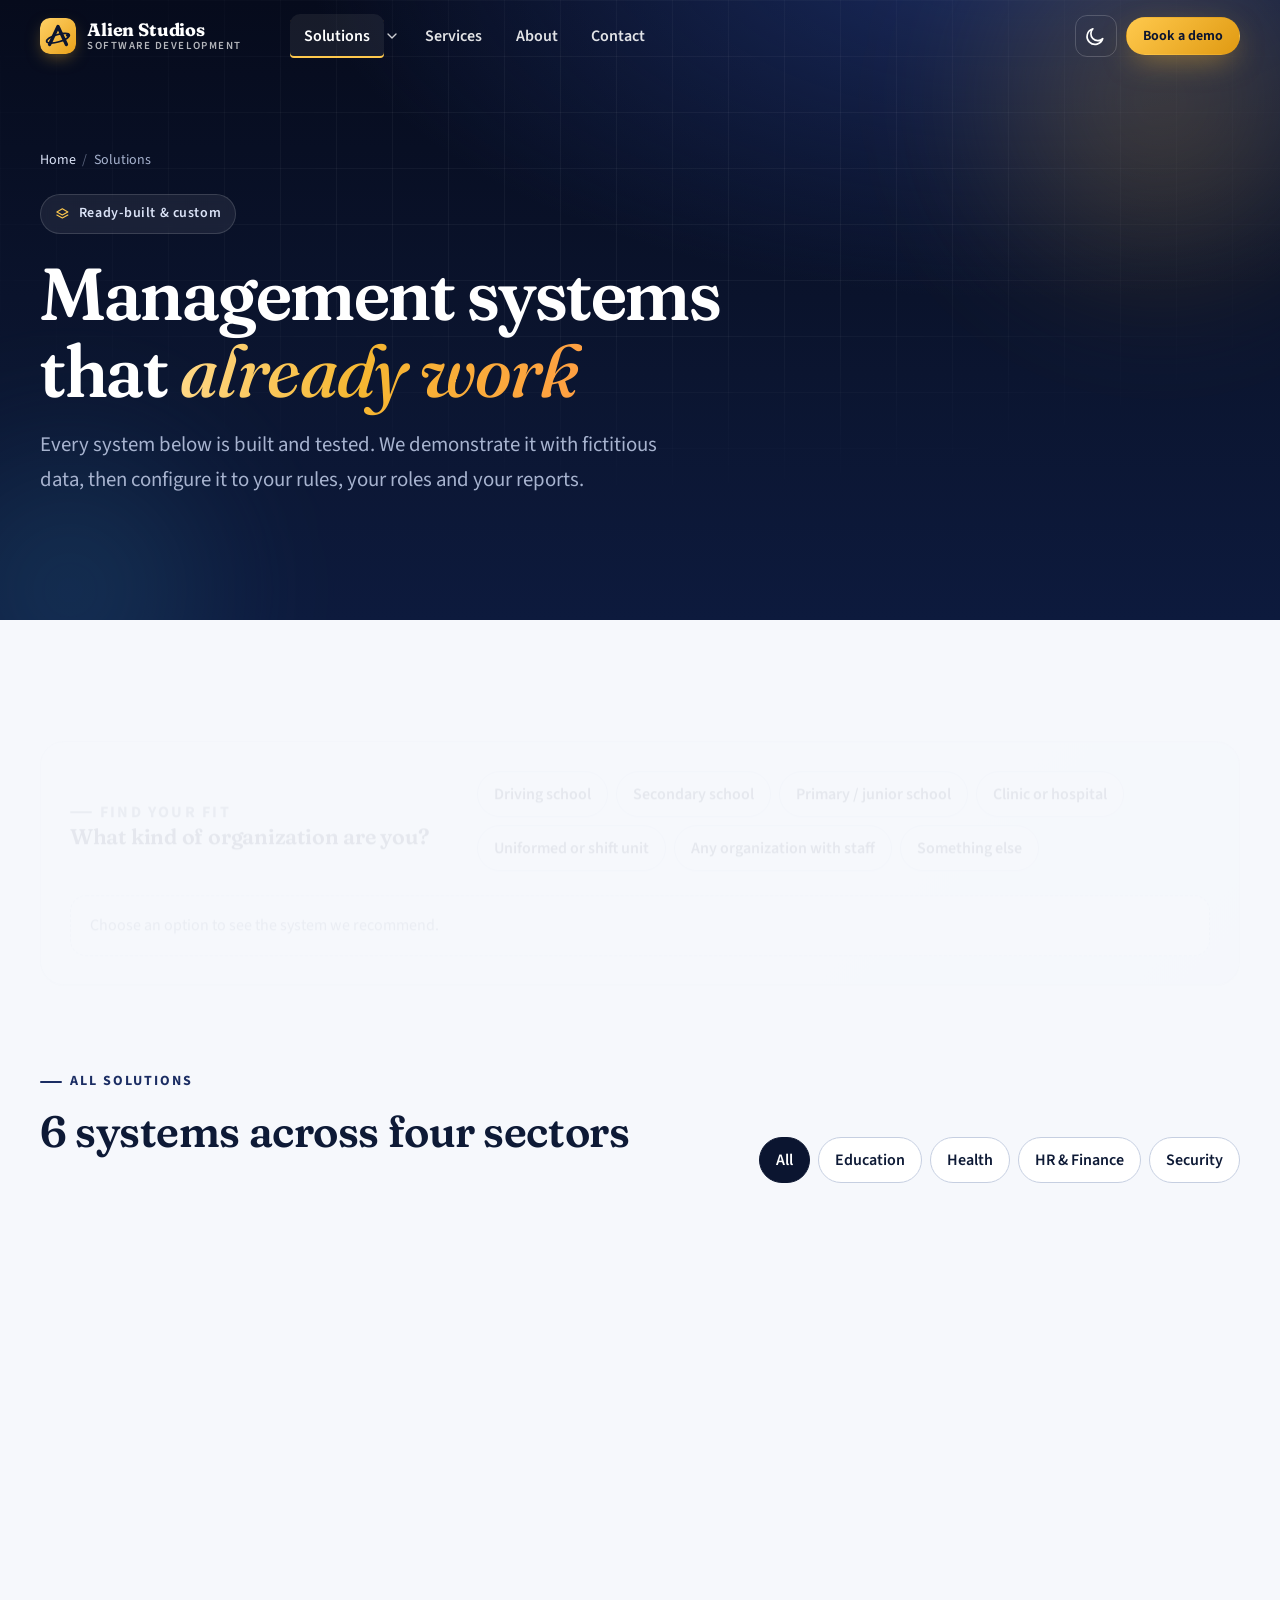
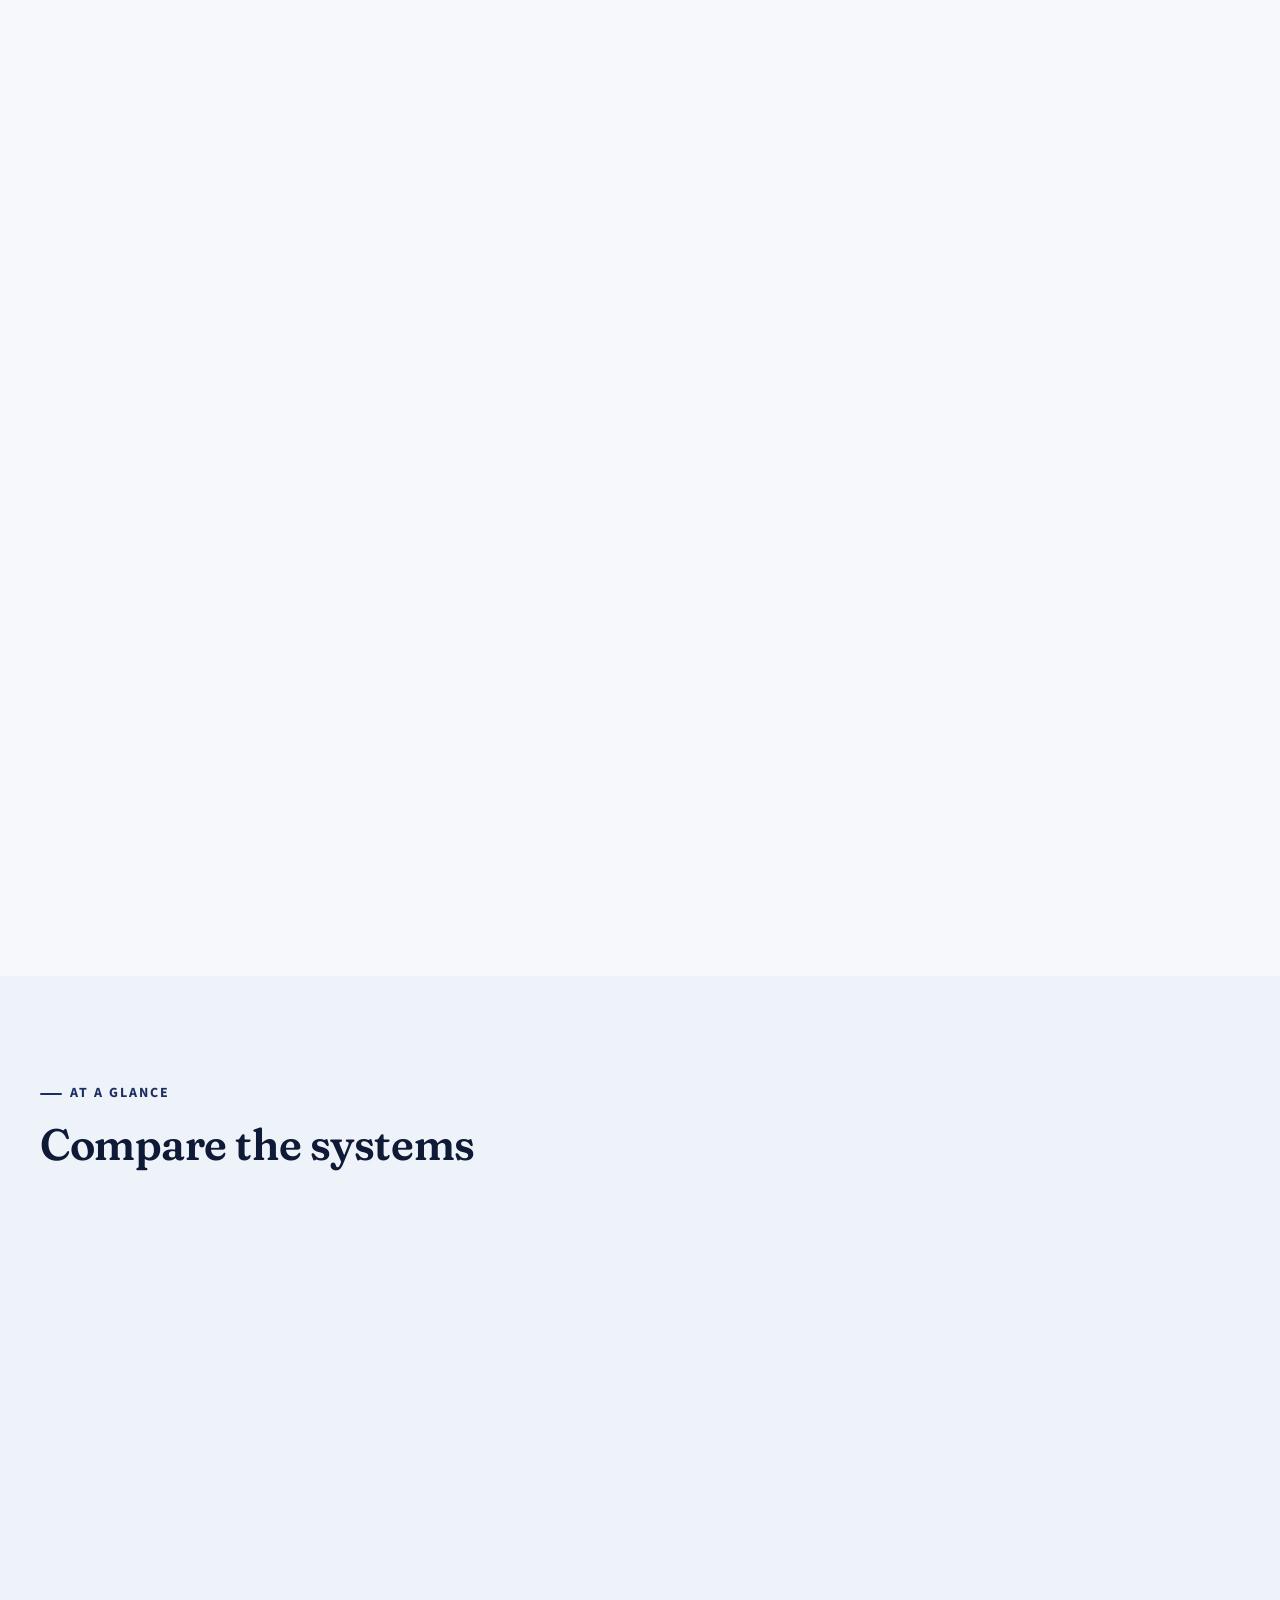
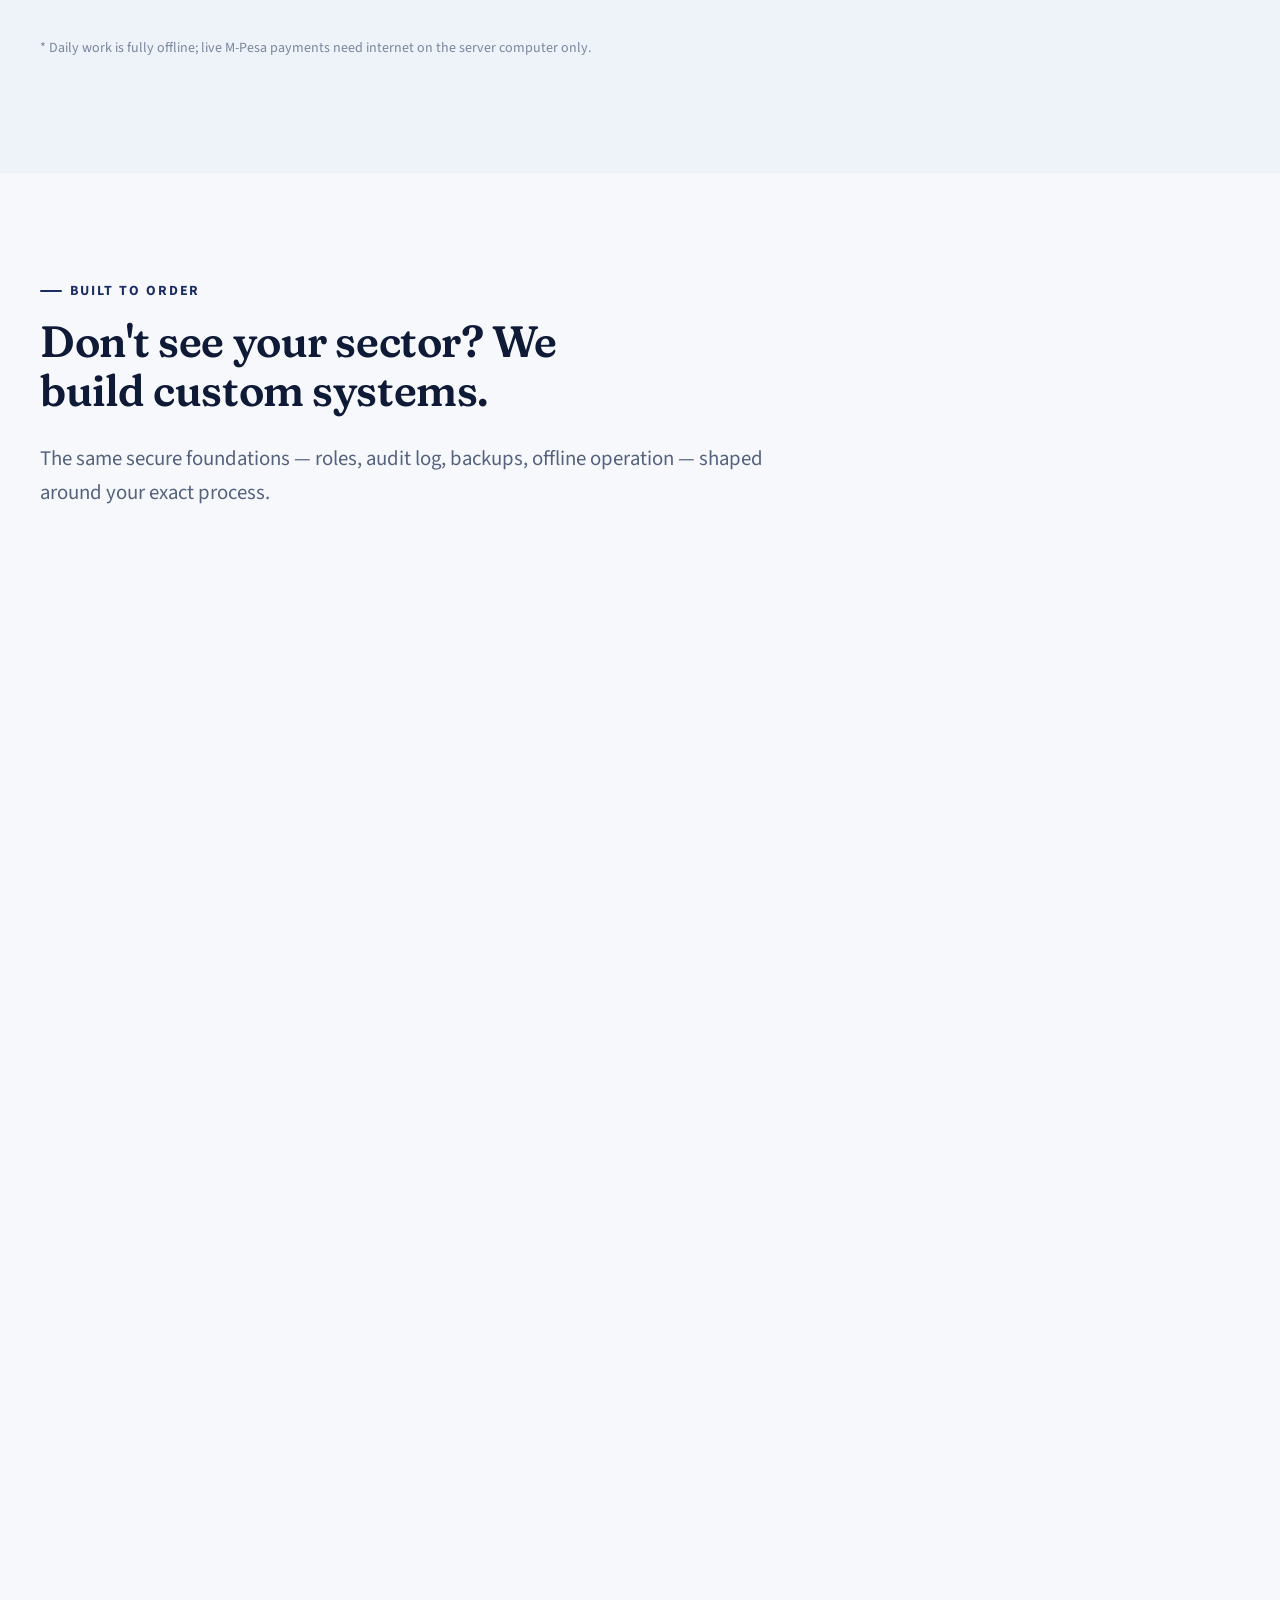
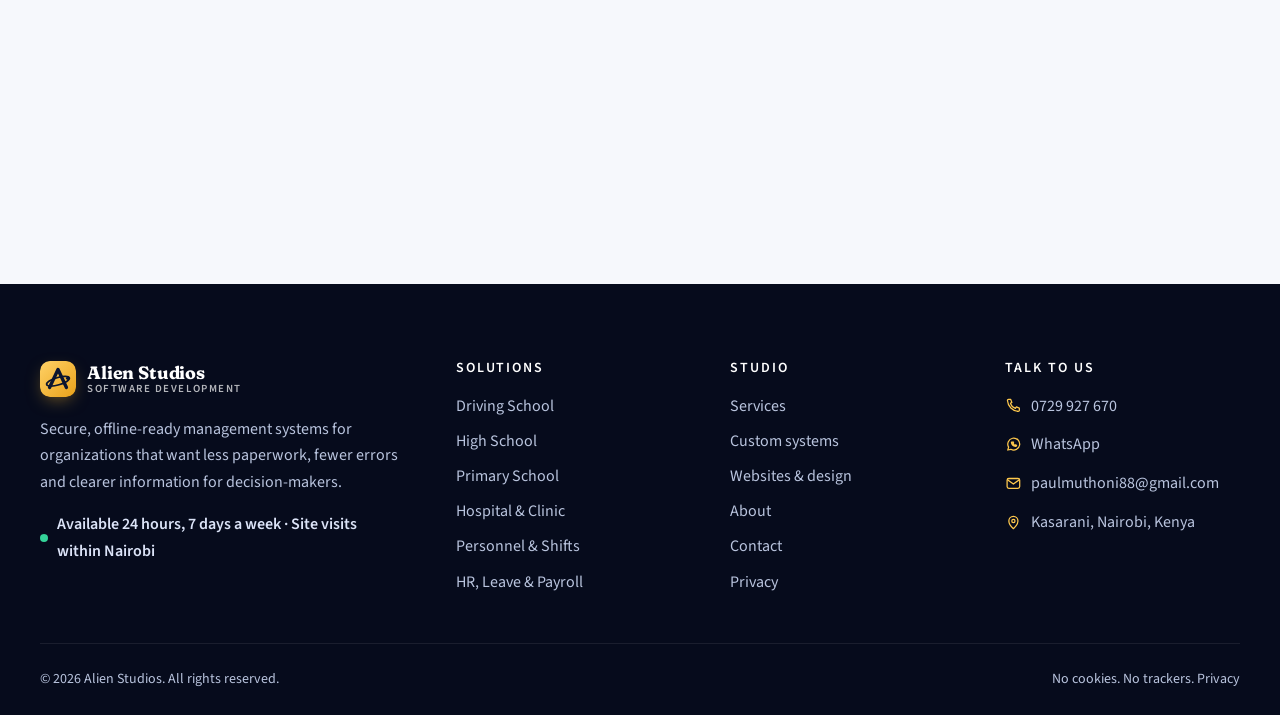
<file: solutions/index.html>
<!DOCTYPE html>
<html lang="en-KE" class="no-js" data-theme="light">
<head>
  <meta charset="utf-8">
  <meta name="viewport" content="width=device-width, initial-scale=1, viewport-fit=cover">
  <meta http-equiv="Content-Security-Policy" content="default-src 'self'; script-src 'self'; style-src 'self'; img-src 'self' data:; font-src 'self'; connect-src 'self'; manifest-src 'self'; media-src 'none'; object-src 'none'; frame-src 'none'; worker-src 'none'; base-uri 'self'; form-action 'self' mailto:">
  <meta name="referrer" content="strict-origin-when-cross-origin">
  <title>Solutions | Alien Studios</title>
  <meta name="description" content="Six ready-built management systems for driving schools, high and primary schools, hospitals, uniformed units and HR &amp; payroll — plus custom systems for any sector.">
  <meta name="robots" content="index, follow">
  <meta name="author" content="Paul Muthoni, Alien Studios">
  <link rel="canonical" href="https://paulmuthoni88-coder.github.io/alien-studios-website/solutions/">
  <meta name="theme-color" content="#0B1530">
  <meta name="color-scheme" content="light dark">
  <meta property="og:type" content="website">
  <meta property="og:site_name" content="Alien Studios">
  <meta property="og:locale" content="en_KE">
  <meta property="og:title" content="Solutions | Alien Studios">
  <meta property="og:description" content="Six ready-built management systems for driving schools, high and primary schools, hospitals, uniformed units and HR &amp; payroll — plus custom systems for any sector.">
  <meta property="og:url" content="https://paulmuthoni88-coder.github.io/alien-studios-website/solutions/">
  <meta property="og:image" content="https://paulmuthoni88-coder.github.io/alien-studios-website/assets/img/og-image.png">
  <meta property="og:image:width" content="1200">
  <meta property="og:image:height" content="630">
  <meta property="og:image:alt" content="Alien Studios — software built around how you work">
  <meta name="twitter:card" content="summary_large_image">
  <link rel="icon" href="../assets/icons/favicon.svg" type="image/svg+xml">
  <link rel="icon" href="../assets/icons/favicon-32.png" sizes="32x32" type="image/png">
  <link rel="apple-touch-icon" href="../assets/icons/apple-touch-icon.png">
  <link rel="manifest" href="../site.webmanifest">
  <link rel="preload" href="../assets/fonts/source-sans-3-var.woff2" as="font" type="font/woff2" crossorigin>
  <link rel="preload" href="../assets/fonts/fraunces-var.woff2" as="font" type="font/woff2" crossorigin>
  <link rel="stylesheet" href="../assets/css/main.dc62662292.css">
  <script src="../assets/js/theme.90586adb52.js"></script>
  <script src="../assets/js/main.18a10257b5.js" defer></script>
  <script type="application/ld+json">{"@context":"https://schema.org","@graph":[{"@type":"ProfessionalService","@id":"https://paulmuthoni88-coder.github.io/alien-studios-website/#organization","name":"Alien Studios","url":"https://paulmuthoni88-coder.github.io/alien-studios-website/","description":"Alien Studios designs and builds secure, offline-ready management systems for schools, hospitals, HR and payroll, security units and growing businesses in Kenya.","email":"paulmuthoni88@gmail.com","telephone":"+254729927670","logo":"https://paulmuthoni88-coder.github.io/alien-studios-website/assets/icons/icon-512.png","image":"https://paulmuthoni88-coder.github.io/alien-studios-website/assets/img/og-image.png","founder":{"@type":"Person","name":"Paul Muthoni","jobTitle":"Lead Software Developer"},"address":{"@type":"PostalAddress","addressLocality":"Kasarani, Nairobi","addressCountry":"KE"},"areaServed":{"@type":"Country","name":"Kenya"},"openingHours":"Mo-Su 00:00-23:59","knowsAbout":["Management information systems","School management software","Hospital management software","Payroll software","M-Pesa integration","Web design","Graphic design"]},{"@type":"WebSite","@id":"https://paulmuthoni88-coder.github.io/alien-studios-website/#website","url":"https://paulmuthoni88-coder.github.io/alien-studios-website/","name":"Alien Studios","publisher":{"@id":"https://paulmuthoni88-coder.github.io/alien-studios-website/#organization"},"inLanguage":"en-KE"},{"@type":"BreadcrumbList","itemListElement":[{"@type":"ListItem","position":1,"name":"Home","item":"https://paulmuthoni88-coder.github.io/alien-studios-website/"},{"@type":"ListItem","position":2,"name":"Solutions","item":"https://paulmuthoni88-coder.github.io/alien-studios-website/solutions/"}]}]}</script>
</head>
<body>
  <a class="skip-link" href="#main">Skip to content</a>
  <header class="site-header" data-header>
  <div class="container site-header__inner">
    <a class="brand" href="../" aria-label="Alien Studios — home"><span class="brand__mark"><img src="../assets/img/logo-mark.svg" alt="" width="36" height="36"></span><span class="brand__text"><strong>Alien Studios</strong><small>Software development</small></span>
</a>
    <nav class="nav" id="site-nav" aria-label="Main" data-nav>
      <ul class="nav__list">
        <li class="nav__item nav__item--mega">
          <a class="nav__link" href="../solutions/" aria-current="page">Solutions</a>
          <button class="nav__expand" type="button" aria-expanded="false" aria-controls="mega-solutions" data-mega-toggle><span class="sr-only">Show the solutions menu</span><svg viewBox="0 0 24 24" width="16" height="16" fill="none" stroke="currentColor" stroke-width="2" stroke-linecap="round" stroke-linejoin="round" aria-hidden="true" focusable="false"><path d="m6 9 6 6 6-6"/></svg></button>
          <div class="mega" id="mega-solutions" data-mega>
            <div class="mega__grid">
              <a class="mega__link" href="../solutions/driving-school/"><span class="icon-badge icon-badge--sm"><svg class="icon" viewBox="0 0 24 24" width="24" height="24" fill="none" stroke="currentColor" stroke-width="1.8" stroke-linecap="round" stroke-linejoin="round" aria-hidden="true" focusable="false"><circle cx="12" cy="12" r="9"/><circle cx="12" cy="12" r="2.5"/><path d="M12 14.5V21M9.6 11.3 3.3 9.8M14.4 11.3l6.3-1.5"/></svg></span><span><b>Driving School</b><small>Lessons, fleet, fees, M-Pesa</small></span></a>
              <a class="mega__link" href="../solutions/high-school/"><span class="icon-badge icon-badge--sm"><svg class="icon" viewBox="0 0 24 24" width="24" height="24" fill="none" stroke="currentColor" stroke-width="1.8" stroke-linecap="round" stroke-linejoin="round" aria-hidden="true" focusable="false"><path d="m3 9 9-5 9 5-9 5-9-5Z"/><path d="M7 11.2V16c0 1.4 2.2 3 5 3s5-1.6 5-3v-4.8"/><path d="M21 9v6"/></svg></span><span><b>High School</b><small>Admissions, fees, CBC results</small></span></a>
              <a class="mega__link" href="../solutions/primary-school/"><span class="icon-badge icon-badge--sm"><svg class="icon" viewBox="0 0 24 24" width="24" height="24" fill="none" stroke="currentColor" stroke-width="1.8" stroke-linecap="round" stroke-linejoin="round" aria-hidden="true" focusable="false"><path d="M4 5.5A2.5 2.5 0 0 1 6.5 3H20v15H6.5A2.5 2.5 0 0 0 4 20.5v-15Z"/><path d="M4 20.5A2.5 2.5 0 0 1 6.5 18H20v3H6.5"/><path d="M9 8h7M9 11.5h5"/></svg></span><span><b>Primary School</b><small>Vote heads, CBC, report cards</small></span></a>
              <a class="mega__link" href="../solutions/hospital/"><span class="icon-badge icon-badge--sm"><svg class="icon" viewBox="0 0 24 24" width="24" height="24" fill="none" stroke="currentColor" stroke-width="1.8" stroke-linecap="round" stroke-linejoin="round" aria-hidden="true" focusable="false"><path d="M12 20s-7.5-4.4-7.5-10A4.3 4.3 0 0 1 12 7.4 4.3 4.3 0 0 1 19.5 10c0 5.6-7.5 10-7.5 10Z"/><path d="M12 10.5v5M9.5 13h5"/></svg></span><span><b>Hospital &amp; Clinic</b><small>Patients, pharmacy, MoH reports</small></span></a>
              <a class="mega__link" href="../solutions/personnel-shift-leave/"><span class="icon-badge icon-badge--sm"><svg class="icon" viewBox="0 0 24 24" width="24" height="24" fill="none" stroke="currentColor" stroke-width="1.8" stroke-linecap="round" stroke-linejoin="round" aria-hidden="true" focusable="false"><path d="M12 3 4.5 6v5.5c0 4.6 3.2 8.2 7.5 9.5 4.3-1.3 7.5-4.9 7.5-9.5V6L12 3Z"/><path d="m9 12 2.2 2.2L15.5 10"/></svg></span><span><b>Personnel &amp; Shifts</b><small>Nominal roll, passes, briefs</small></span></a>
              <a class="mega__link" href="../solutions/staff-leave-payroll/"><span class="icon-badge icon-badge--sm"><svg class="icon" viewBox="0 0 24 24" width="24" height="24" fill="none" stroke="currentColor" stroke-width="1.8" stroke-linecap="round" stroke-linejoin="round" aria-hidden="true" focusable="false"><rect x="3" y="5" width="18" height="14" rx="2.5"/><path d="M3 10h18"/><circle cx="12" cy="14.5" r="2"/><path d="M7 14.5h.01M17 14.5h.01"/></svg></span><span><b>HR, Leave &amp; Payroll</b><small>PAYE, NSSF, SHIF, payslips</small></span></a>
            </div>
            <a class="mega__foot" href="../services/#custom">Need something else? We build custom systems <svg class="icon" viewBox="0 0 24 24" width="24" height="24" fill="none" stroke="currentColor" stroke-width="1.8" stroke-linecap="round" stroke-linejoin="round" aria-hidden="true" focusable="false"><path d="M5 12h14M13 6l6 6-6 6"/></svg></a>
          </div>
        </li>
        <li class="nav__item"><a class="nav__link" href="../services/">Services</a></li>
        <li class="nav__item"><a class="nav__link" href="../about/">About</a></li>
        <li class="nav__item"><a class="nav__link" href="../contact/">Contact</a></li>
      </ul>
      <div class="nav__mobile-cta"><a class="btn btn--primary btn--block" href="../contact/">Book a free demo</a><a class="btn btn--ghost btn--block" href="tel:+254729927670"><svg class="icon" viewBox="0 0 24 24" width="24" height="24" fill="none" stroke="currentColor" stroke-width="1.8" stroke-linecap="round" stroke-linejoin="round" aria-hidden="true" focusable="false"><path d="M5 3.5h3.2l1.6 4.2-2 1.4a11 11 0 0 0 7.1 7.1l1.4-2 4.2 1.6V19a1.5 1.5 0 0 1-1.6 1.5A16.5 16.5 0 0 1 3.5 5.1 1.5 1.5 0 0 1 5 3.5Z"/></svg> 0729 927 670</a></div>
    </nav>
    <div class="site-header__actions">
      <button class="icon-btn" type="button" data-theme-toggle aria-label="Switch to dark theme"><span class="theme-icon theme-icon--moon"><svg class="icon" viewBox="0 0 24 24" width="24" height="24" fill="none" stroke="currentColor" stroke-width="1.8" stroke-linecap="round" stroke-linejoin="round" aria-hidden="true" focusable="false"><path d="M20 14.5A8.5 8.5 0 1 1 9.5 4a7 7 0 0 0 10.5 10.5Z"/></svg></span><span class="theme-icon theme-icon--sun"><svg class="icon" viewBox="0 0 24 24" width="24" height="24" fill="none" stroke="currentColor" stroke-width="1.8" stroke-linecap="round" stroke-linejoin="round" aria-hidden="true" focusable="false"><circle cx="12" cy="12" r="4"/><path d="M12 2.5v2M12 19.5v2M2.5 12h2M19.5 12h2M5.3 5.3l1.4 1.4M17.3 17.3l1.4 1.4M18.7 5.3l-1.4 1.4M6.7 17.3l-1.4 1.4"/></svg></span></button>
      <a class="btn btn--primary btn--sm hide-mobile" href="../contact/">Book a demo</a>
      <button class="icon-btn nav-toggle" type="button" aria-expanded="false" aria-controls="site-nav" data-nav-toggle><span class="sr-only">Menu</span><span class="nav-toggle__bars" aria-hidden="true"><i></i><i></i><i></i></span></button>
    </div>
  </div>
</header>

  <main id="main" tabindex="-1">
<section class="hero hero--page" aria-labelledby="page-title">
  <div class="hero__bg" aria-hidden="true"><div class="orb orb--1"></div><div class="orb orb--2"></div><div class="gridlines"></div></div>
  <div class="container hero__inner">
    <nav class="breadcrumb" aria-label="Breadcrumb"><ol><li><a href="../">Home</a></li><li aria-current="page">Solutions</li></ol></nav>
    <p class="eyebrow"><svg class="icon" viewBox="0 0 24 24" width="24" height="24" fill="none" stroke="currentColor" stroke-width="1.8" stroke-linecap="round" stroke-linejoin="round" aria-hidden="true" focusable="false"><path d="m12 3 9 5-9 5-9-5 9-5Z"/><path d="m3 13 9 5 9-5"/></svg> Ready-built &amp; custom</p>
    <h1 id="page-title" class="display">Management systems that <span class="gradient-text">already work</span></h1>
    <p class="hero__sub">Every system below is built and tested. We demonstrate it with fictitious data, then configure it to your rules, your roles and your reports.</p>
  </div>
</section>

<section class="section" aria-labelledby="h-finder">
  <div class="container">
    <div class="finder card reveal" data-finder>
      <div>
        <p class="kicker">Find your fit</p>
        <h2 id="h-finder" class="h3">What kind of organization are you?</h2>
      </div>
      <div class="finder__options" role="group" aria-label="Choose your organization type">
        <button type="button" class="chip-btn" aria-pressed="false" data-fit="driving-school">Driving school</button>
        <button type="button" class="chip-btn" aria-pressed="false" data-fit="high-school">Secondary school</button>
        <button type="button" class="chip-btn" aria-pressed="false" data-fit="primary-school">Primary / junior school</button>
        <button type="button" class="chip-btn" aria-pressed="false" data-fit="hospital">Clinic or hospital</button>
        <button type="button" class="chip-btn" aria-pressed="false" data-fit="personnel-shift-leave">Uniformed or shift unit</button>
        <button type="button" class="chip-btn" aria-pressed="false" data-fit="staff-leave-payroll">Any organization with staff</button>
        <button type="button" class="chip-btn" aria-pressed="false" data-fit="custom">Something else</button>
      </div>
      <p class="finder__result" data-finder-result aria-live="polite">Choose an option to see the system we recommend.</p>
    </div>
  </div>
</section>

<section class="section section--tight" aria-labelledby="h-all">
  <div class="container">
    <div class="section-head section-head--row">
      <div><p class="kicker">All solutions</p><h2 id="h-all">6 systems across four sectors</h2></div>
      <div class="filters" role="group" aria-label="Filter by sector" data-filters>
        <button type="button" class="chip-btn is-active" aria-pressed="true" data-filter="all">All</button>
        <button type="button" class="chip-btn" aria-pressed="false" data-filter="Education">Education</button>
        <button type="button" class="chip-btn" aria-pressed="false" data-filter="Health">Health</button>
        <button type="button" class="chip-btn" aria-pressed="false" data-filter="HR &amp; Finance">HR &amp; Finance</button>
        <button type="button" class="chip-btn" aria-pressed="false" data-filter="Security">Security</button>
      </div>
    </div>
    <div class="grid grid--3 product-grid" data-filter-target><article class="card product-card reveal" data-sector="Education" data-index="0">
  <div class="product-card__media"><img class="photo" src="../assets/img/photos/driving-800.webp" srcset="../assets/img/photos/driving-800.webp 800w, ../assets/img/photos/driving-1600.webp 1600w" sizes="(max-width: 640px) 100vw, (max-width: 1000px) 50vw, 400px" alt="A driving instructor with a clipboard guiding a learner beside a car" width="1600" height="1067" loading="lazy" decoding="async"></div>
  <div class="product-card__top"><span class="icon-badge"><svg class="icon" viewBox="0 0 24 24" width="24" height="24" fill="none" stroke="currentColor" stroke-width="1.8" stroke-linecap="round" stroke-linejoin="round" aria-hidden="true" focusable="false"><circle cx="12" cy="12" r="9"/><circle cx="12" cy="12" r="2.5"/><path d="M12 14.5V21M9.6 11.3 3.3 9.8M14.4 11.3l6.3-1.5"/></svg></span><span class="pill">Education</span></div>
  <h3 class="product-card__title"><a class="stretched" href="../solutions/driving-school/">Driving School Management System</a></h3>
  <p class="product-card__text">Students, lesson bookings, instructors, vehicles, fees with M-Pesa and assessments in one place — with a portal where students see their own schedule and pay from their phone.</p>
  <ul class="tag-list"><li>LAN server</li><li>M-Pesa</li><li>Student portal</li><li>Offline-first</li></ul>
  <span class="link-arrow" aria-hidden="true">View system <svg class="icon" viewBox="0 0 24 24" width="24" height="24" fill="none" stroke="currentColor" stroke-width="1.8" stroke-linecap="round" stroke-linejoin="round" aria-hidden="true" focusable="false"><path d="M5 12h14M13 6l6 6-6 6"/></svg></span>
</article>
<article class="card product-card reveal" data-sector="Education" data-index="1">
  <div class="product-card__media"><img class="photo" src="../assets/img/photos/highschool-800.webp" srcset="../assets/img/photos/highschool-800.webp 800w, ../assets/img/photos/highschool-1600.webp 1600w" sizes="(max-width: 640px) 100vw, (max-width: 1000px) 50vw, 400px" alt="Secondary school students in green uniforms writing in their exercise books" width="1600" height="1067" loading="lazy" decoding="async"></div>
  <div class="product-card__top"><span class="icon-badge"><svg class="icon" viewBox="0 0 24 24" width="24" height="24" fill="none" stroke="currentColor" stroke-width="1.8" stroke-linecap="round" stroke-linejoin="round" aria-hidden="true" focusable="false"><path d="m3 9 9-5 9 5-9 5-9-5Z"/><path d="M7 11.2V16c0 1.4 2.2 3 5 3s5-1.6 5-3v-4.8"/><path d="M21 9v6"/></svg></span><span class="pill">Education</span></div>
  <h3 class="product-card__title"><a class="stretched" href="../solutions/high-school/">High School Management System</a></h3>
  <p class="product-card__text">Admissions, term billing and receipts, CBC exams and report cards, attendance, timetables and boarding for secondary and senior schools — on the school&#39;s own network.</p>
  <ul class="tag-list"><li>LAN server</li><li>CBC</li><li>Boarding</li><li>Offline</li></ul>
  <span class="link-arrow" aria-hidden="true">View system <svg class="icon" viewBox="0 0 24 24" width="24" height="24" fill="none" stroke="currentColor" stroke-width="1.8" stroke-linecap="round" stroke-linejoin="round" aria-hidden="true" focusable="false"><path d="M5 12h14M13 6l6 6-6 6"/></svg></span>
</article>
<article class="card product-card reveal" data-sector="Education" data-index="2">
  <div class="product-card__media"><img class="photo" src="../assets/img/photos/primary-800.webp" srcset="../assets/img/photos/primary-800.webp 800w, ../assets/img/photos/primary-1600.webp 1600w" sizes="(max-width: 640px) 100vw, (max-width: 1000px) 50vw, 400px" alt="Young pupils in school uniform working together at a classroom table" width="1600" height="1067" loading="lazy" decoding="async"></div>
  <div class="product-card__top"><span class="icon-badge"><svg class="icon" viewBox="0 0 24 24" width="24" height="24" fill="none" stroke="currentColor" stroke-width="1.8" stroke-linecap="round" stroke-linejoin="round" aria-hidden="true" focusable="false"><path d="M4 5.5A2.5 2.5 0 0 1 6.5 3H20v15H6.5A2.5 2.5 0 0 0 4 20.5v-15Z"/><path d="M4 20.5A2.5 2.5 0 0 1 6.5 18H20v3H6.5"/><path d="M9 8h7M9 11.5h5"/></svg></span><span class="pill">Education</span></div>
  <h3 class="product-card__title"><a class="stretched" href="../solutions/primary-school/">Primary School Management System</a></h3>
  <p class="product-card__text">An offline desktop system for pre-primary, primary and junior schools: learner records with guardian consent, vote-head fees and receipts, CBC assessment with approval, report cards, attendance and clubs.</p>
  <ul class="tag-list"><li>Desktop</li><li>CBC</li><li>Offline</li><li>Guardian consent</li></ul>
  <span class="link-arrow" aria-hidden="true">View system <svg class="icon" viewBox="0 0 24 24" width="24" height="24" fill="none" stroke="currentColor" stroke-width="1.8" stroke-linecap="round" stroke-linejoin="round" aria-hidden="true" focusable="false"><path d="M5 12h14M13 6l6 6-6 6"/></svg></span>
</article>
<article class="card product-card reveal" data-sector="Health" data-index="3">
  <div class="product-card__media"><img class="photo" src="../assets/img/photos/hospital-800.webp" srcset="../assets/img/photos/hospital-800.webp 800w, ../assets/img/photos/hospital-1600.webp 1600w" sizes="(max-width: 640px) 100vw, (max-width: 1000px) 50vw, 400px" alt="A doctor in a white coat attending to a young patient at a clinic desk" width="1600" height="1067" loading="lazy" decoding="async"></div>
  <div class="product-card__top"><span class="icon-badge"><svg class="icon" viewBox="0 0 24 24" width="24" height="24" fill="none" stroke="currentColor" stroke-width="1.8" stroke-linecap="round" stroke-linejoin="round" aria-hidden="true" focusable="false"><path d="M12 20s-7.5-4.4-7.5-10A4.3 4.3 0 0 1 12 7.4 4.3 4.3 0 0 1 19.5 10c0 5.6-7.5 10-7.5 10Z"/><path d="M12 10.5v5M9.5 13h5"/></svg></span><span class="pill">Health</span></div>
  <h3 class="product-card__title"><a class="stretched" href="../solutions/hospital/">Hospital Management System</a></h3>
  <p class="product-card__text">Follows every patient from registration through triage, consultation, laboratory, pharmacy, wards and billing — and produces the Ministry of Health returns. Built for KEPH Level 2 facilities that refer to Level 5.</p>
  <ul class="tag-list"><li>LAN + WAN</li><li>ICD-10</li><li>MoH reports</li><li>Offline-first</li></ul>
  <span class="link-arrow" aria-hidden="true">View system <svg class="icon" viewBox="0 0 24 24" width="24" height="24" fill="none" stroke="currentColor" stroke-width="1.8" stroke-linecap="round" stroke-linejoin="round" aria-hidden="true" focusable="false"><path d="M5 12h14M13 6l6 6-6 6"/></svg></span>
</article>
<article class="card product-card reveal" data-sector="Security" data-index="4">
  <div class="product-card__media"><img class="photo" src="../assets/img/photos/security-800.webp" srcset="../assets/img/photos/security-800.webp 800w, ../assets/img/photos/security-1600.webp 1600w" sizes="(max-width: 640px) 100vw, (max-width: 1000px) 50vw, 400px" alt="A uniformed security officer in a high-visibility vest on patrol" width="1600" height="1067" loading="lazy" decoding="async"></div>
  <div class="product-card__top"><span class="icon-badge"><svg class="icon" viewBox="0 0 24 24" width="24" height="24" fill="none" stroke="currentColor" stroke-width="1.8" stroke-linecap="round" stroke-linejoin="round" aria-hidden="true" focusable="false"><path d="M12 3 4.5 6v5.5c0 4.6 3.2 8.2 7.5 9.5 4.3-1.3 7.5-4.9 7.5-9.5V6L12 3Z"/><path d="m9 12 2.2 2.2L15.5 10"/></svg></span><span class="pill">Security</span></div>
  <h3 class="product-card__title"><a class="stretched" href="../solutions/personnel-shift-leave/">Personnel, Shift &amp; Leave Management System</a></h3>
  <p class="product-card__text">Nominal roll, duty shifts, pass and leave approvals through the chain of command, and daily shift briefs — secure and fully offline for uniformed and shift-based units.</p>
  <ul class="tag-list"><li>Offline</li><li>Chain of command</li><li>Restricted data</li><li>LAN server</li></ul>
  <span class="link-arrow" aria-hidden="true">View system <svg class="icon" viewBox="0 0 24 24" width="24" height="24" fill="none" stroke="currentColor" stroke-width="1.8" stroke-linecap="round" stroke-linejoin="round" aria-hidden="true" focusable="false"><path d="M5 12h14M13 6l6 6-6 6"/></svg></span>
</article>
<article class="card product-card reveal" data-sector="HR &amp; Finance" data-index="5">
  <div class="product-card__media"><img class="photo" src="../assets/img/photos/hr-800.webp" srcset="../assets/img/photos/hr-800.webp 800w, ../assets/img/photos/hr-1600.webp 1600w" sizes="(max-width: 640px) 100vw, (max-width: 1000px) 50vw, 400px" alt="An HR officer working on a laptop at her desk" width="1600" height="1067" loading="lazy" decoding="async"></div>
  <div class="product-card__top"><span class="icon-badge"><svg class="icon" viewBox="0 0 24 24" width="24" height="24" fill="none" stroke="currentColor" stroke-width="1.8" stroke-linecap="round" stroke-linejoin="round" aria-hidden="true" focusable="false"><rect x="3" y="5" width="18" height="14" rx="2.5"/><path d="M3 10h18"/><circle cx="12" cy="14.5" r="2"/><path d="M7 14.5h.01M17 14.5h.01"/></svg></span><span class="pill">HR &amp; Finance</span></div>
  <h3 class="product-card__title"><a class="stretched" href="../solutions/staff-leave-payroll/">Staff, Leave &amp; Payroll Management System</a></h3>
  <p class="product-card__text">Staff records, weekly off-day rotas, leave approvals, monthly payroll with Kenyan statutory deductions and payslips — secure and offline.</p>
  <ul class="tag-list"><li>Kenyan payroll</li><li>Offline</li><li>Approvals</li><li>Payslips</li></ul>
  <span class="link-arrow" aria-hidden="true">View system <svg class="icon" viewBox="0 0 24 24" width="24" height="24" fill="none" stroke="currentColor" stroke-width="1.8" stroke-linecap="round" stroke-linejoin="round" aria-hidden="true" focusable="false"><path d="M5 12h14M13 6l6 6-6 6"/></svg></span>
</article></div>
    <p class="sr-only" aria-live="polite" data-filter-status></p>
  </div>
</section>

<section class="section section--alt" aria-labelledby="h-compare">
  <div class="container">
    <div class="section-head"><p class="kicker">At a glance</p><h2 id="h-compare">Compare the systems</h2></div>
    <div class="table-wrap reveal">
      <table class="table table--compare">
        <caption class="sr-only">Comparison of Alien Studios systems</caption>
        <thead><tr><th scope="col">System</th><th scope="col">Runs on</th><th scope="col">Works offline</th><th scope="col">M-Pesa</th><th scope="col">Self-service portal</th><th scope="col">Approval chain</th></tr></thead>
        <tbody>
          <tr><th scope="row"><a href="../solutions/driving-school/">Driving School</a></th><td>School LAN server</td><td><svg class="icon" viewBox="0 0 24 24" width="24" height="24" fill="none" stroke="currentColor" stroke-width="1.8" stroke-linecap="round" stroke-linejoin="round" aria-hidden="true" focusable="false"><path d="m5 12.5 4.5 4.5L19 7.5"/></svg> Yes*</td><td><svg class="icon" viewBox="0 0 24 24" width="24" height="24" fill="none" stroke="currentColor" stroke-width="1.8" stroke-linecap="round" stroke-linejoin="round" aria-hidden="true" focusable="false"><path d="m5 12.5 4.5 4.5L19 7.5"/></svg> STK Push</td><td><svg class="icon" viewBox="0 0 24 24" width="24" height="24" fill="none" stroke="currentColor" stroke-width="1.8" stroke-linecap="round" stroke-linejoin="round" aria-hidden="true" focusable="false"><path d="m5 12.5 4.5 4.5L19 7.5"/></svg> Students &amp; instructors</td><td>Lesson requests</td></tr>
          <tr><th scope="row"><a href="../solutions/high-school/">High School</a></th><td>School LAN server</td><td><svg class="icon" viewBox="0 0 24 24" width="24" height="24" fill="none" stroke="currentColor" stroke-width="1.8" stroke-linecap="round" stroke-linejoin="round" aria-hidden="true" focusable="false"><path d="m5 12.5 4.5 4.5L19 7.5"/></svg> Yes</td><td>Recorded payments</td><td>Staff roles</td><td>—</td></tr>
          <tr><th scope="row"><a href="../solutions/primary-school/">Primary School</a></th><td>Windows desktop</td><td><svg class="icon" viewBox="0 0 24 24" width="24" height="24" fill="none" stroke="currentColor" stroke-width="1.8" stroke-linecap="round" stroke-linejoin="round" aria-hidden="true" focusable="false"><path d="m5 12.5 4.5 4.5L19 7.5"/></svg> Yes</td><td>Receipted payments</td><td>Staff roles</td><td>Assessment approval</td></tr>
          <tr><th scope="row"><a href="../solutions/hospital/">Hospital &amp; Clinic</a></th><td>Facility LAN server</td><td><svg class="icon" viewBox="0 0 24 24" width="24" height="24" fill="none" stroke="currentColor" stroke-width="1.8" stroke-linecap="round" stroke-linejoin="round" aria-hidden="true" focusable="false"><path d="m5 12.5 4.5 4.5L19 7.5"/></svg> Yes</td><td>Recorded payments</td><td>Nine clinical roles</td><td>Waiver approval</td></tr>
          <tr><th scope="row"><a href="../solutions/personnel-shift-leave/">Personnel &amp; Shifts</a></th><td>Unit LAN server</td><td><svg class="icon" viewBox="0 0 24 24" width="24" height="24" fill="none" stroke="currentColor" stroke-width="1.8" stroke-linecap="round" stroke-linejoin="round" aria-hidden="true" focusable="false"><path d="m5 12.5 4.5 4.5L19 7.5"/></svg> Yes</td><td>—</td><td><svg class="icon" viewBox="0 0 24 24" width="24" height="24" fill="none" stroke="currentColor" stroke-width="1.8" stroke-linecap="round" stroke-linejoin="round" aria-hidden="true" focusable="false"><path d="m5 12.5 4.5 4.5L19 7.5"/></svg> Members</td><td><svg class="icon" viewBox="0 0 24 24" width="24" height="24" fill="none" stroke="currentColor" stroke-width="1.8" stroke-linecap="round" stroke-linejoin="round" aria-hidden="true" focusable="false"><path d="m5 12.5 4.5 4.5L19 7.5"/></svg> Up to the OC</td></tr>
          <tr><th scope="row"><a href="../solutions/staff-leave-payroll/">HR, Leave &amp; Payroll</a></th><td>Office LAN server</td><td><svg class="icon" viewBox="0 0 24 24" width="24" height="24" fill="none" stroke="currentColor" stroke-width="1.8" stroke-linecap="round" stroke-linejoin="round" aria-hidden="true" focusable="false"><path d="m5 12.5 4.5 4.5L19 7.5"/></svg> Yes</td><td>—</td><td><svg class="icon" viewBox="0 0 24 24" width="24" height="24" fill="none" stroke="currentColor" stroke-width="1.8" stroke-linecap="round" stroke-linejoin="round" aria-hidden="true" focusable="false"><path d="m5 12.5 4.5 4.5L19 7.5"/></svg> Employees</td><td><svg class="icon" viewBox="0 0 24 24" width="24" height="24" fill="none" stroke="currentColor" stroke-width="1.8" stroke-linecap="round" stroke-linejoin="round" aria-hidden="true" focusable="false"><path d="m5 12.5 4.5 4.5L19 7.5"/></svg> Up to the Director</td></tr>
        </tbody>
      </table>
    </div>
    <p class="fineprint">* Daily work is fully offline; live M-Pesa payments need internet on the server computer only.</p>
  </div>
</section>

<section class="section" id="custom" aria-labelledby="h-custom">
  <div class="container">
    <div class="section-head"><p class="kicker">Built to order</p><h2 id="h-custom">Don't see your sector? We build custom systems.</h2><p class="muted">The same secure foundations — roles, audit log, backups, offline operation — shaped around your exact process.</p></div>
    <ul class="grid grid--4 custom-grid" role="list"><li class="card card--mini card--with-media reveal"><div class="card__media"><img class="photo" src="../assets/img/photos/sacco-800.webp" srcset="../assets/img/photos/sacco-800.webp 800w, ../assets/img/photos/sacco-1600.webp 1600w" sizes="(max-width: 640px) 100vw, 300px" alt="Kenyan shilling notes beside a phone showing a mobile money app" width="1600" height="1067" loading="lazy" decoding="async"></div><span class="icon-badge icon-badge--soft"><svg class="icon" viewBox="0 0 24 24" width="24" height="24" fill="none" stroke="currentColor" stroke-width="1.8" stroke-linecap="round" stroke-linejoin="round" aria-hidden="true" focusable="false"><ellipse cx="9" cy="7" rx="5.5" ry="2.5"/><path d="M3.5 7v4c0 1.4 2.5 2.5 5.5 2.5s5.5-1.1 5.5-2.5V7"/><path d="M9.5 16c.6 1.2 2.9 2 5.5 2 3 0 5.5-1.1 5.5-2.5v-4c0-1.2-1.8-2.2-4.4-2.4"/></svg></span><div><h3>SACCO &amp; Microfinance</h3><p>Members, savings, loans, statements</p></div></li><li class="card card--mini card--with-media reveal"><div class="card__media"><img class="photo" src="../assets/img/photos/inventory-800.webp" srcset="../assets/img/photos/inventory-800.webp 800w, ../assets/img/photos/inventory-1600.webp 1600w" sizes="(max-width: 640px) 100vw, 300px" alt="Two staff walking through a warehouse aisle of stocked shelves" width="1600" height="1067" loading="lazy" decoding="async"></div><span class="icon-badge icon-badge--soft"><svg class="icon" viewBox="0 0 24 24" width="24" height="24" fill="none" stroke="currentColor" stroke-width="1.8" stroke-linecap="round" stroke-linejoin="round" aria-hidden="true" focusable="false"><path d="m12 3 8.5 4.5v9L12 21l-8.5-4.5v-9L12 3Z"/><path d="m3.5 7.5 8.5 4.5 8.5-4.5M12 12v9"/></svg></span><div><h3>Inventory &amp; Stores</h3><p>Stock levels, issues, suppliers, reorders</p></div></li><li class="card card--mini card--with-media reveal"><div class="card__media"><img class="photo" src="../assets/img/photos/pos-800.webp" srcset="../assets/img/photos/pos-800.webp 800w, ../assets/img/photos/pos-1600.webp 1600w" sizes="(max-width: 640px) 100vw, 300px" alt="A customer paying by phone at a shop counter" width="1600" height="1067" loading="lazy" decoding="async"></div><span class="icon-badge icon-badge--soft"><svg class="icon" viewBox="0 0 24 24" width="24" height="24" fill="none" stroke="currentColor" stroke-width="1.8" stroke-linecap="round" stroke-linejoin="round" aria-hidden="true" focusable="false"><path d="M4 9.5 5.5 4h13L20 9.5M4 9.5v10.5h16V9.5M4 9.5c0 1.5 1.2 2.5 2.7 2.5S9.3 11 9.3 9.5c0 1.5 1.2 2.5 2.7 2.5s2.7-1 2.7-2.5c0 1.5 1.2 2.5 2.6 2.5S20 11 20 9.5"/><path d="M10 20v-5h4v5"/></svg></span><div><h3>Point of Sale &amp; Retail</h3><p>Sales, receipts, stock and daily reports</p></div></li><li class="card card--mini card--with-media reveal"><div class="card__media"><img class="photo" src="../assets/img/photos/property-800.webp" srcset="../assets/img/photos/property-800.webp 800w, ../assets/img/photos/property-1600.webp 1600w" sizes="(max-width: 640px) 100vw, 300px" alt="A modern apartment building with balconies" width="1600" height="1067" loading="lazy" decoding="async"></div><span class="icon-badge icon-badge--soft"><svg class="icon" viewBox="0 0 24 24" width="24" height="24" fill="none" stroke="currentColor" stroke-width="1.8" stroke-linecap="round" stroke-linejoin="round" aria-hidden="true" focusable="false"><path d="m3 11 9-7 9 7"/><path d="M5.5 9.5V20h13V9.5"/><path d="M10 20v-5.5h4V20"/></svg></span><div><h3>Property &amp; Rentals</h3><p>Tenants, rent, arrears, maintenance</p></div></li><li class="card card--mini card--with-media reveal"><div class="card__media"><img class="photo" src="../assets/img/photos/fleet-800.webp" srcset="../assets/img/photos/fleet-800.webp 800w, ../assets/img/photos/fleet-1600.webp 1600w" sizes="(max-width: 640px) 100vw, 300px" alt="A row of white vans parked in a fleet yard" width="1600" height="1067" loading="lazy" decoding="async"></div><span class="icon-badge icon-badge--soft"><svg class="icon" viewBox="0 0 24 24" width="24" height="24" fill="none" stroke="currentColor" stroke-width="1.8" stroke-linecap="round" stroke-linejoin="round" aria-hidden="true" focusable="false"><path d="M2.5 6h11v10h-11zM13.5 9.5h4.2l3.3 3.3V16h-7.5"/><circle cx="7" cy="17.5" r="1.8"/><circle cx="17" cy="17.5" r="1.8"/></svg></span><div><h3>Fleet &amp; Transport</h3><p>Vehicles, drivers, trips, fuel, service</p></div></li><li class="card card--mini card--with-media reveal"><div class="card__media"><img class="photo" src="../assets/img/photos/hotel-800.webp" srcset="../assets/img/photos/hotel-800.webp 800w, ../assets/img/photos/hotel-1600.webp 1600w" sizes="(max-width: 640px) 100vw, 300px" alt="A hotel reception desk and lobby" width="1600" height="1067" loading="lazy" decoding="async"></div><span class="icon-badge icon-badge--soft"><svg class="icon" viewBox="0 0 24 24" width="24" height="24" fill="none" stroke="currentColor" stroke-width="1.8" stroke-linecap="round" stroke-linejoin="round" aria-hidden="true" focusable="false"><path d="M3 18V6M3 13h18v5M21 13a3 3 0 0 0-3-3h-7v3"/><circle cx="7" cy="10.5" r="1.8"/></svg></span><div><h3>Hotel &amp; Hospitality</h3><p>Rooms, bookings, guests, billing</p></div></li><li class="card card--mini card--with-media reveal"><div class="card__media"><img class="photo" src="../assets/img/photos/church-800.webp" srcset="../assets/img/photos/church-800.webp 800w, ../assets/img/photos/church-1600.webp 1600w" sizes="(max-width: 640px) 100vw, 300px" alt="A small blue church building under a wide sky" width="1600" height="1067" loading="lazy" decoding="async"></div><span class="icon-badge icon-badge--soft"><svg class="icon" viewBox="0 0 24 24" width="24" height="24" fill="none" stroke="currentColor" stroke-width="1.8" stroke-linecap="round" stroke-linejoin="round" aria-hidden="true" focusable="false"><path d="M12 20s-7.5-4.4-7.5-10A4.3 4.3 0 0 1 12 7.4 4.3 4.3 0 0 1 19.5 10c0 5.6-7.5 10-7.5 10Z"/></svg></span><div><h3>Church, NGO &amp; Members</h3><p>Members, contributions, projects, donors</p></div></li>
  <li class="card card--mini card--accent reveal"><span class="icon-badge"><svg class="icon" viewBox="0 0 24 24" width="24" height="24" fill="none" stroke="currentColor" stroke-width="1.8" stroke-linecap="round" stroke-linejoin="round" aria-hidden="true" focusable="false"><path d="M12 3v4M12 17v4M3 12h4M17 12h4M6 6l2.5 2.5M15.5 15.5 18 18M18 6l-2.5 2.5M8.5 15.5 6 18"/></svg></span><div><h3>Your exact process</h3><p>Tell us how you work — we build around it.</p></div></li></ul>
  </div>
</section>

<section class="cta-band" aria-labelledby="cta-title">
  <div class="container cta-band__inner reveal">
    <div class="cta-band__glow" aria-hidden="true"></div>
    <div>
      <p class="kicker kicker--gold">Live demo before you decide</p>
      <h2 id="cta-title">See your own workflow running — free, at your office.</h2>
      <p>Tell us a convenient day and time. We bring a working demonstration with sample data, listen to how you work and agree a plan that fits your budget and timeline.</p>
    </div>
    <div class="cta-band__actions">
      <a class="btn btn--primary btn--lg" href="../contact/">Book a free demo <svg class="icon" viewBox="0 0 24 24" width="24" height="24" fill="none" stroke="currentColor" stroke-width="1.8" stroke-linecap="round" stroke-linejoin="round" aria-hidden="true" focusable="false"><path d="M5 12h14M13 6l6 6-6 6"/></svg></a>
      <a class="btn btn--ghost btn--lg" href="https://wa.me/254729927670?text=Hello%20Alien%20Studios%2C%20I%20would%20like%20to%20book%20a%20free%20demonstration." target="_blank" rel="noopener noreferrer"><svg class="icon" viewBox="0 0 24 24" width="24" height="24" fill="none" stroke="currentColor" stroke-width="1.8" stroke-linecap="round" stroke-linejoin="round" aria-hidden="true" focusable="false"><path d="M4 20l1.2-4.1A8.5 8.5 0 1 1 8.4 19L4 20Z"/><path d="M9.2 8.8c.2 2.9 2.9 5.6 5.9 6 .7 0 1.5-.8 1.4-1.4l-1.6-.8-.9.9a5.1 5.1 0 0 1-2.6-2.6l.9-.9-.8-1.6c-.6-.1-1.4.6-1.4 1.4"/></svg> WhatsApp 0729 927 670</a>
    </div>
  </div>
</section>


  </main>
  <footer class="site-footer">
  <div class="container site-footer__grid">
    <div class="site-footer__brand">
      <a class="brand brand--light" href="../" aria-label="Alien Studios — home"><span class="brand__mark"><img src="../assets/img/logo-mark.svg" alt="" width="36" height="36"></span><span class="brand__text"><strong>Alien Studios</strong><small>Software development</small></span>
</a>
      <p>Secure, offline-ready management systems for organizations that want less paperwork, fewer errors and clearer information for decision-makers.</p>
      <p class="site-footer__avail"><span class="status-dot" aria-hidden="true"></span> Available 24 hours, 7 days a week · Site visits within Nairobi</p>
    </div>
    <nav aria-label="Solutions">
      <h2 class="site-footer__title">Solutions</h2>
      <ul>
        <li><a href="../solutions/driving-school/">Driving School</a></li>
        <li><a href="../solutions/high-school/">High School</a></li>
        <li><a href="../solutions/primary-school/">Primary School</a></li>
        <li><a href="../solutions/hospital/">Hospital &amp; Clinic</a></li>
        <li><a href="../solutions/personnel-shift-leave/">Personnel &amp; Shifts</a></li>
        <li><a href="../solutions/staff-leave-payroll/">HR, Leave &amp; Payroll</a></li>
      </ul>
    </nav>
    <nav aria-label="Studio">
      <h2 class="site-footer__title">Studio</h2>
      <ul>
        <li><a href="../services/">Services</a></li>
        <li><a href="../services/#custom">Custom systems</a></li>
        <li><a href="../services/#design">Websites &amp; design</a></li>
        <li><a href="../about/">About</a></li>
        <li><a href="../contact/">Contact</a></li>
        <li><a href="../privacy/">Privacy</a></li>
      </ul>
    </nav>
    <div>
      <h2 class="site-footer__title">Talk to us</h2>
      <ul class="contact-list">
        <li><a href="tel:+254729927670"><svg class="icon" viewBox="0 0 24 24" width="24" height="24" fill="none" stroke="currentColor" stroke-width="1.8" stroke-linecap="round" stroke-linejoin="round" aria-hidden="true" focusable="false"><path d="M5 3.5h3.2l1.6 4.2-2 1.4a11 11 0 0 0 7.1 7.1l1.4-2 4.2 1.6V19a1.5 1.5 0 0 1-1.6 1.5A16.5 16.5 0 0 1 3.5 5.1 1.5 1.5 0 0 1 5 3.5Z"/></svg> 0729 927 670</a></li>
        <li><a href="https://wa.me/254729927670?text=Hello%20Alien%20Studios%2C%20I%20would%20like%20to%20book%20a%20free%20demonstration." target="_blank" rel="noopener noreferrer"><svg class="icon" viewBox="0 0 24 24" width="24" height="24" fill="none" stroke="currentColor" stroke-width="1.8" stroke-linecap="round" stroke-linejoin="round" aria-hidden="true" focusable="false"><path d="M4 20l1.2-4.1A8.5 8.5 0 1 1 8.4 19L4 20Z"/><path d="M9.2 8.8c.2 2.9 2.9 5.6 5.9 6 .7 0 1.5-.8 1.4-1.4l-1.6-.8-.9.9a5.1 5.1 0 0 1-2.6-2.6l.9-.9-.8-1.6c-.6-.1-1.4.6-1.4 1.4"/></svg> WhatsApp</a></li>
        <li><a href="mailto:paulmuthoni88@gmail.com?subject=Enquiry%20from%20the%20Alien%20Studios%20website"><svg class="icon" viewBox="0 0 24 24" width="24" height="24" fill="none" stroke="currentColor" stroke-width="1.8" stroke-linecap="round" stroke-linejoin="round" aria-hidden="true" focusable="false"><rect x="3" y="5" width="18" height="14" rx="2.5"/><path d="m4 7 8 6 8-6"/></svg> paulmuthoni88@gmail.com</a></li>
        <li><span><svg class="icon" viewBox="0 0 24 24" width="24" height="24" fill="none" stroke="currentColor" stroke-width="1.8" stroke-linecap="round" stroke-linejoin="round" aria-hidden="true" focusable="false"><path d="M12 21s-6.5-5.6-6.5-11a6.5 6.5 0 0 1 13 0c0 5.4-6.5 11-6.5 11Z"/><circle cx="12" cy="10" r="2.3"/></svg> Kasarani, Nairobi, Kenya</span></li>
      </ul>
    </div>
  </div>
  <div class="container site-footer__bottom">
    <p>© 2026 Alien Studios. All rights reserved.</p>
    <p>No cookies. No trackers. <a href="../privacy/">Privacy</a></p>
  </div>
</footer>

</body>
</html>
</file>
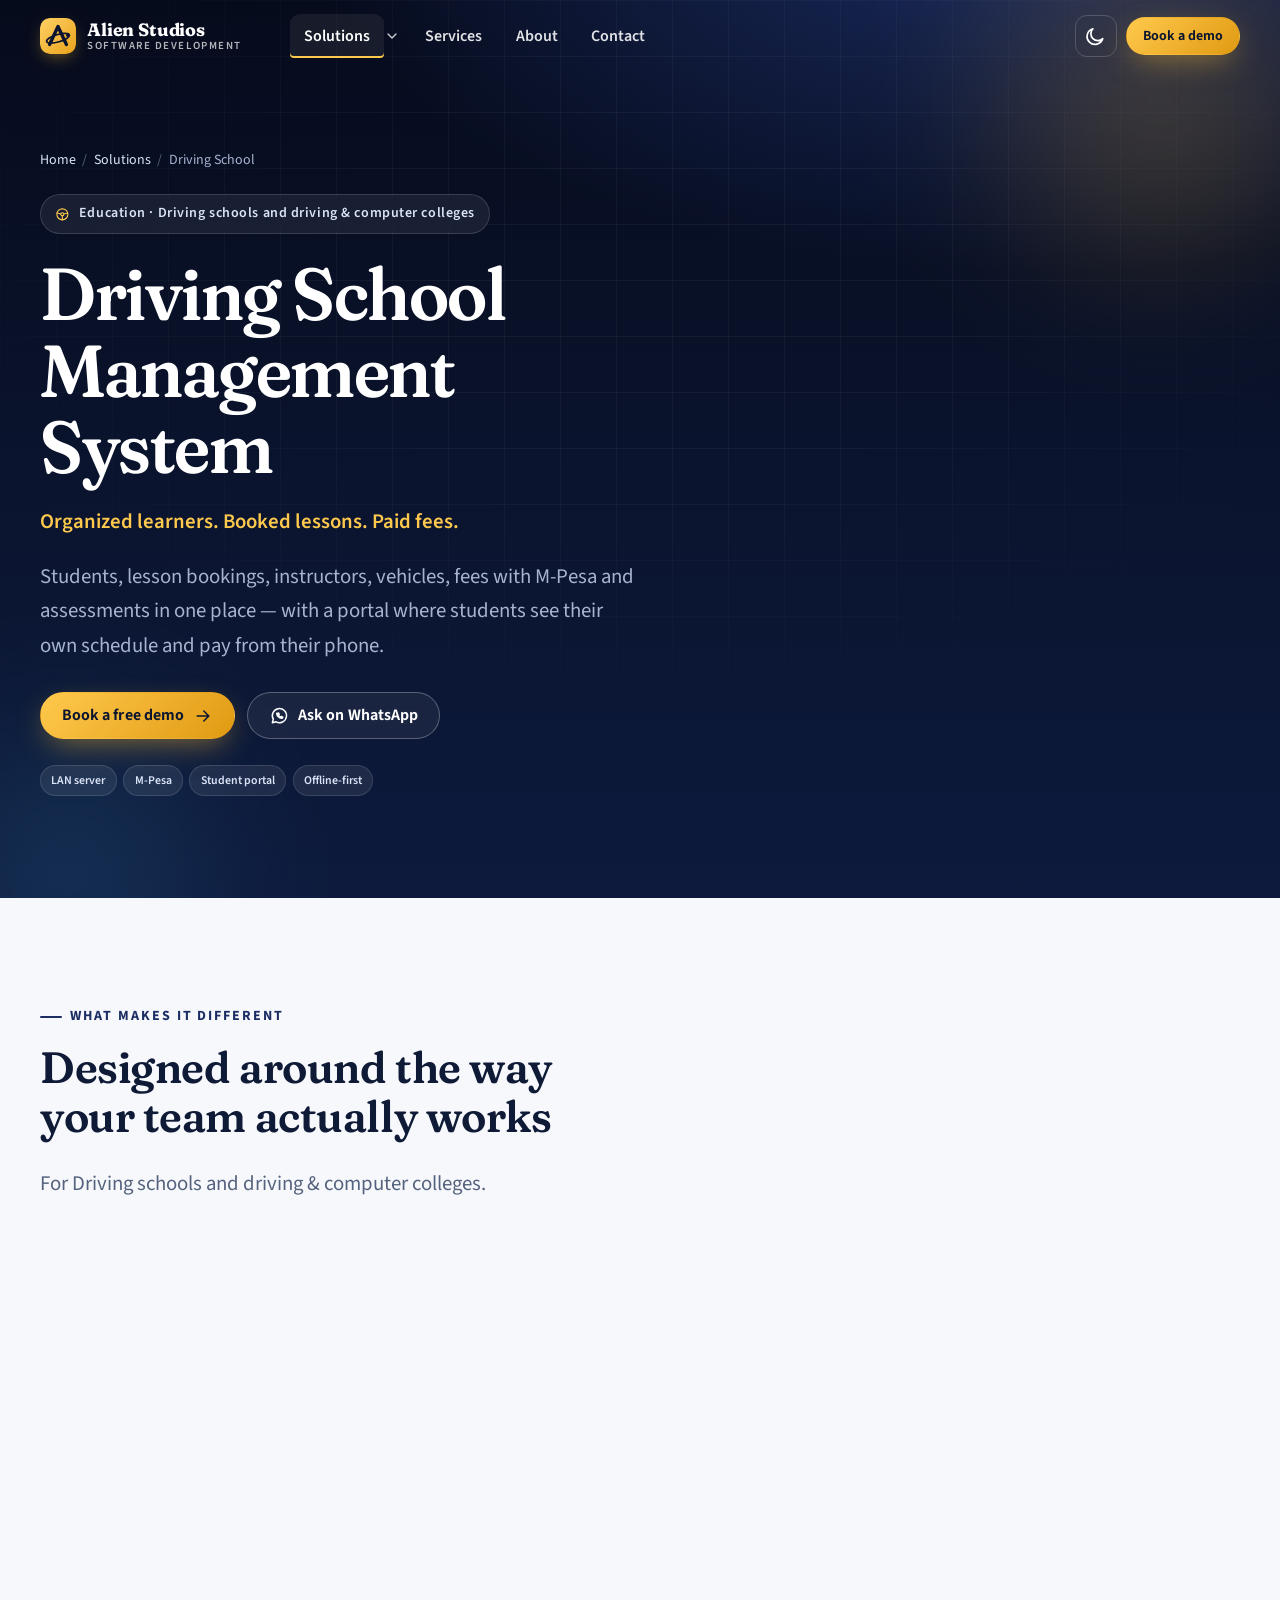
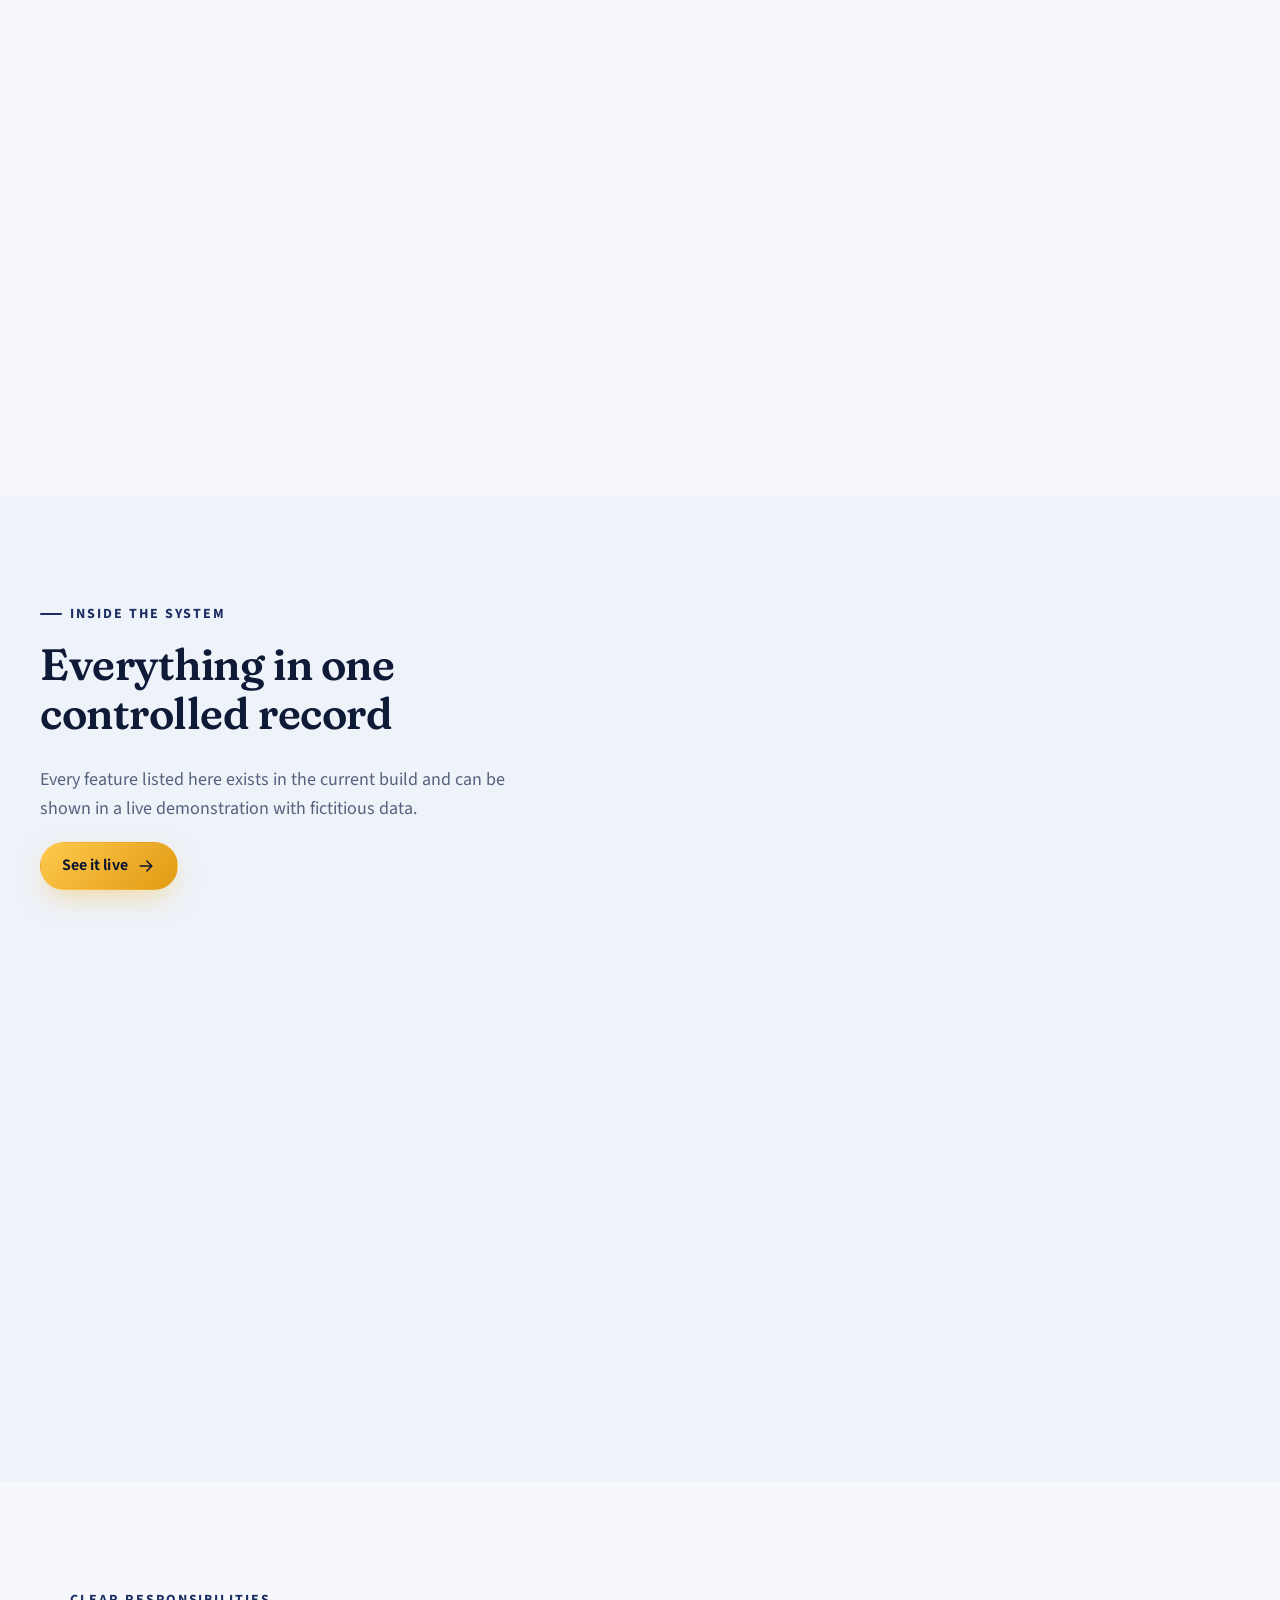
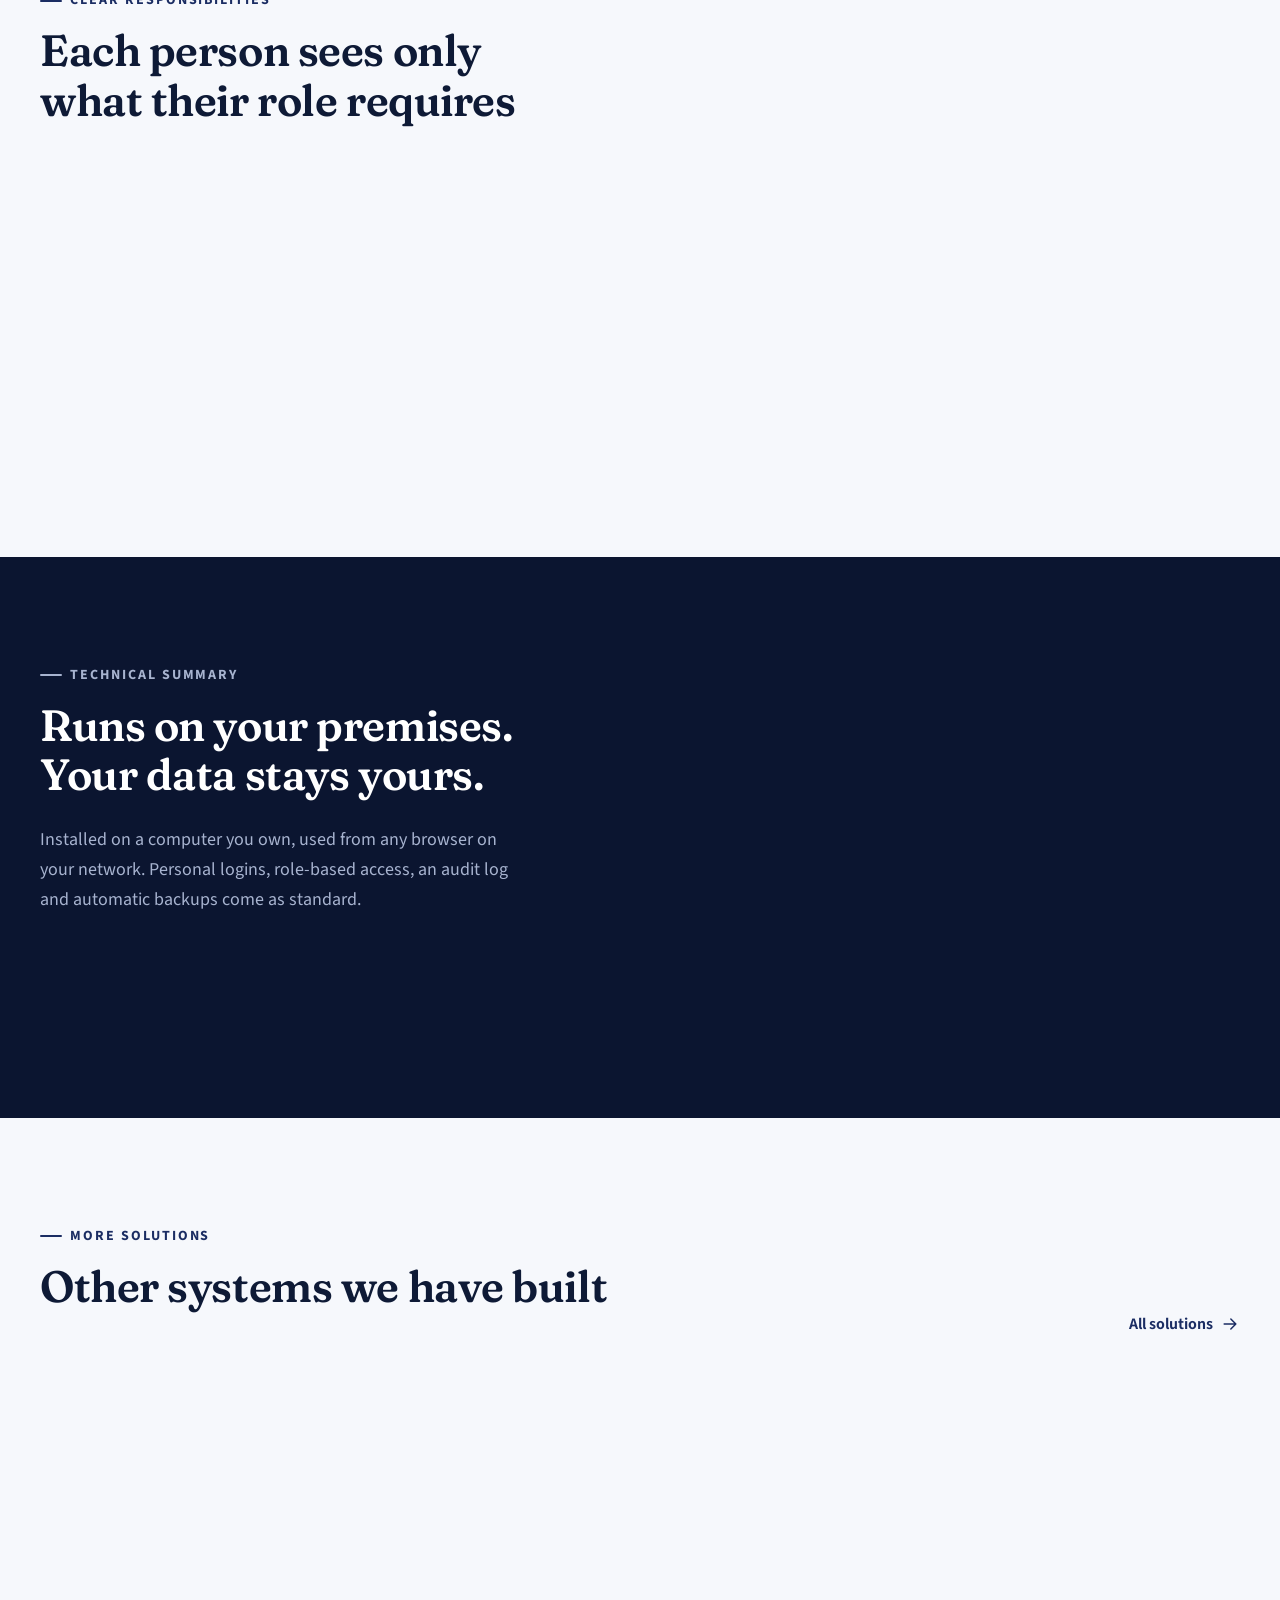
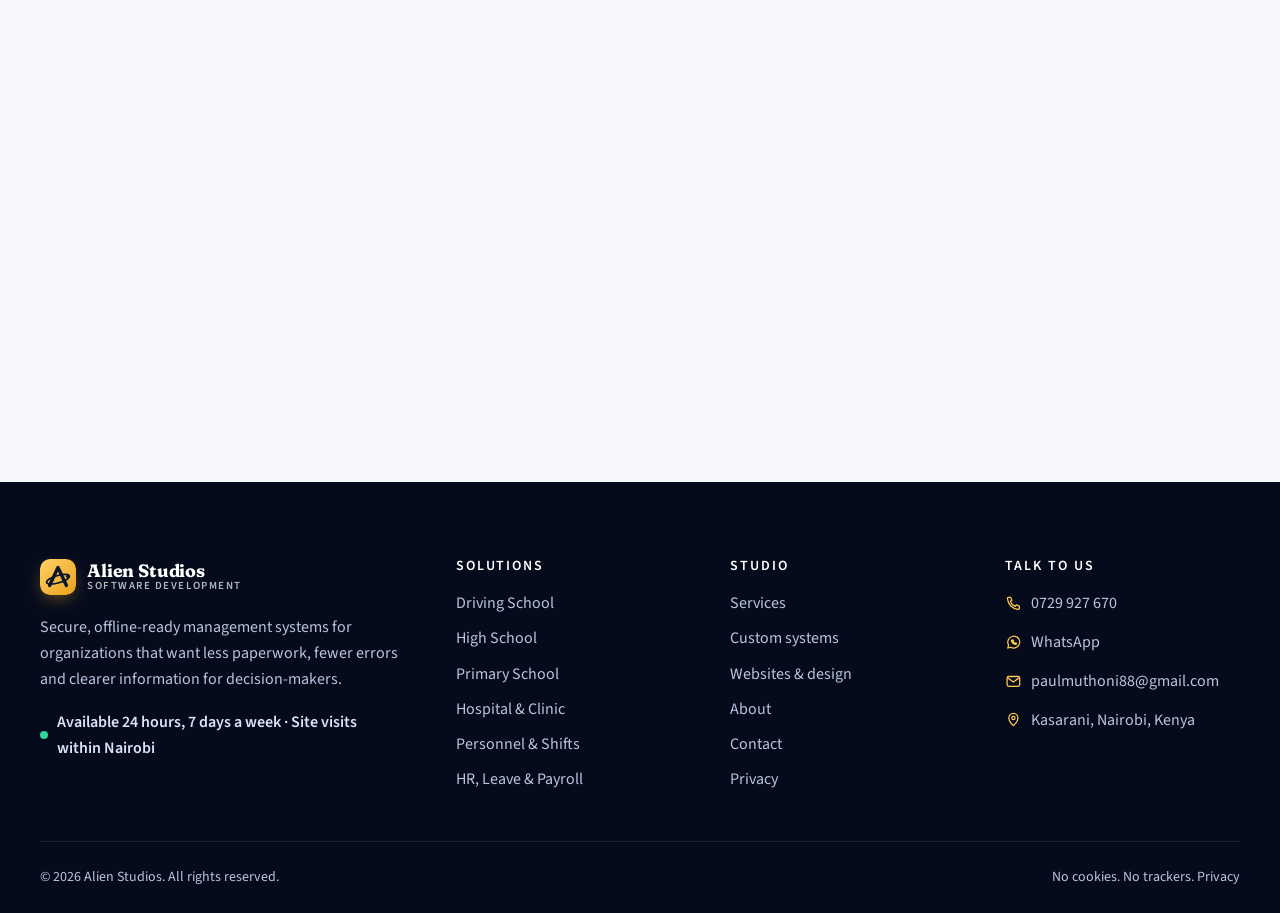
<file: solutions/driving-school/index.html>
<!DOCTYPE html>
<html lang="en-KE" class="no-js" data-theme="light">
<head>
  <meta charset="utf-8">
  <meta name="viewport" content="width=device-width, initial-scale=1, viewport-fit=cover">
  <meta http-equiv="Content-Security-Policy" content="default-src 'self'; script-src 'self'; style-src 'self'; img-src 'self' data:; font-src 'self'; connect-src 'self'; manifest-src 'self'; media-src 'none'; object-src 'none'; frame-src 'none'; worker-src 'none'; base-uri 'self'; form-action 'self' mailto:">
  <meta name="referrer" content="strict-origin-when-cross-origin">
  <title>Driving School Management System | Alien Studios</title>
  <meta name="description" content="Students, lesson bookings, instructors, vehicles, fees with M-Pesa and assessments in one place — with a portal where students see their own schedule and…">
  <meta name="robots" content="index, follow">
  <meta name="author" content="Paul Muthoni, Alien Studios">
  <link rel="canonical" href="https://paulmuthoni88-coder.github.io/alien-studios-website/solutions/driving-school/">
  <meta name="theme-color" content="#0B1530">
  <meta name="color-scheme" content="light dark">
  <meta property="og:type" content="product">
  <meta property="og:site_name" content="Alien Studios">
  <meta property="og:locale" content="en_KE">
  <meta property="og:title" content="Driving School Management System | Alien Studios">
  <meta property="og:description" content="Students, lesson bookings, instructors, vehicles, fees with M-Pesa and assessments in one place — with a portal where students see their own schedule and…">
  <meta property="og:url" content="https://paulmuthoni88-coder.github.io/alien-studios-website/solutions/driving-school/">
  <meta property="og:image" content="https://paulmuthoni88-coder.github.io/alien-studios-website/assets/img/og-image.png">
  <meta property="og:image:width" content="1200">
  <meta property="og:image:height" content="630">
  <meta property="og:image:alt" content="Alien Studios — software built around how you work">
  <meta name="twitter:card" content="summary_large_image">
  <link rel="icon" href="../../assets/icons/favicon.svg" type="image/svg+xml">
  <link rel="icon" href="../../assets/icons/favicon-32.png" sizes="32x32" type="image/png">
  <link rel="apple-touch-icon" href="../../assets/icons/apple-touch-icon.png">
  <link rel="manifest" href="../../site.webmanifest">
  <link rel="preload" href="../../assets/fonts/source-sans-3-var.woff2" as="font" type="font/woff2" crossorigin>
  <link rel="preload" href="../../assets/fonts/fraunces-var.woff2" as="font" type="font/woff2" crossorigin>
  <link rel="stylesheet" href="../../assets/css/main.dc62662292.css">
  <script src="../../assets/js/theme.90586adb52.js"></script>
  <script src="../../assets/js/main.18a10257b5.js" defer></script>
  <script type="application/ld+json">{"@context":"https://schema.org","@graph":[{"@type":"ProfessionalService","@id":"https://paulmuthoni88-coder.github.io/alien-studios-website/#organization","name":"Alien Studios","url":"https://paulmuthoni88-coder.github.io/alien-studios-website/","description":"Alien Studios designs and builds secure, offline-ready management systems for schools, hospitals, HR and payroll, security units and growing businesses in Kenya.","email":"paulmuthoni88@gmail.com","telephone":"+254729927670","logo":"https://paulmuthoni88-coder.github.io/alien-studios-website/assets/icons/icon-512.png","image":"https://paulmuthoni88-coder.github.io/alien-studios-website/assets/img/og-image.png","founder":{"@type":"Person","name":"Paul Muthoni","jobTitle":"Lead Software Developer"},"address":{"@type":"PostalAddress","addressLocality":"Kasarani, Nairobi","addressCountry":"KE"},"areaServed":{"@type":"Country","name":"Kenya"},"openingHours":"Mo-Su 00:00-23:59","knowsAbout":["Management information systems","School management software","Hospital management software","Payroll software","M-Pesa integration","Web design","Graphic design"]},{"@type":"WebSite","@id":"https://paulmuthoni88-coder.github.io/alien-studios-website/#website","url":"https://paulmuthoni88-coder.github.io/alien-studios-website/","name":"Alien Studios","publisher":{"@id":"https://paulmuthoni88-coder.github.io/alien-studios-website/#organization"},"inLanguage":"en-KE"},{"@type":"BreadcrumbList","itemListElement":[{"@type":"ListItem","position":1,"name":"Home","item":"https://paulmuthoni88-coder.github.io/alien-studios-website/"},{"@type":"ListItem","position":2,"name":"Solutions","item":"https://paulmuthoni88-coder.github.io/alien-studios-website/solutions/"},{"@type":"ListItem","position":3,"name":"Driving School","item":"https://paulmuthoni88-coder.github.io/alien-studios-website/solutions/driving-school/"}]},{"@type":"SoftwareApplication","name":"Driving School Management System","applicationCategory":"BusinessApplication","operatingSystem":"Windows, any modern web browser","description":"Students, lesson bookings, instructors, vehicles, fees with M-Pesa and assessments in one place — with a portal where students see their own schedule and pay from their phone.","url":"https://paulmuthoni88-coder.github.io/alien-studios-website/solutions/driving-school/","provider":{"@id":"https://paulmuthoni88-coder.github.io/alien-studios-website/#organization"},"featureList":["Student registration with course, fee, status and photo; a portal account is created automatically (username = phone number)","Course catalogue with default fees and number of classes","Lesson booking by date, time and duration with instructor, student and vehicle clash checks","Lesson requests from the student portal, approved or declined by reception","Instructor records and document uploads (PDF/JPG/PNG) checked by content, with expiry tracking","Vehicle register with photos, status and next service date","Office payments (cash, bank, M-Pesa) and M-Pesa STK Push from the portal, recorded once and auto-verified","Assessments with scores and skills passed","Dashboards, course reports, CSV export and an activity log"]}]}</script>
</head>
<body>
  <a class="skip-link" href="#main">Skip to content</a>
  <header class="site-header" data-header>
  <div class="container site-header__inner">
    <a class="brand" href="../../" aria-label="Alien Studios — home"><span class="brand__mark"><img src="../../assets/img/logo-mark.svg" alt="" width="36" height="36"></span><span class="brand__text"><strong>Alien Studios</strong><small>Software development</small></span>
</a>
    <nav class="nav" id="site-nav" aria-label="Main" data-nav>
      <ul class="nav__list">
        <li class="nav__item nav__item--mega">
          <a class="nav__link" href="../../solutions/" aria-current="page">Solutions</a>
          <button class="nav__expand" type="button" aria-expanded="false" aria-controls="mega-solutions" data-mega-toggle><span class="sr-only">Show the solutions menu</span><svg viewBox="0 0 24 24" width="16" height="16" fill="none" stroke="currentColor" stroke-width="2" stroke-linecap="round" stroke-linejoin="round" aria-hidden="true" focusable="false"><path d="m6 9 6 6 6-6"/></svg></button>
          <div class="mega" id="mega-solutions" data-mega>
            <div class="mega__grid">
              <a class="mega__link" href="../../solutions/driving-school/"><span class="icon-badge icon-badge--sm"><svg class="icon" viewBox="0 0 24 24" width="24" height="24" fill="none" stroke="currentColor" stroke-width="1.8" stroke-linecap="round" stroke-linejoin="round" aria-hidden="true" focusable="false"><circle cx="12" cy="12" r="9"/><circle cx="12" cy="12" r="2.5"/><path d="M12 14.5V21M9.6 11.3 3.3 9.8M14.4 11.3l6.3-1.5"/></svg></span><span><b>Driving School</b><small>Lessons, fleet, fees, M-Pesa</small></span></a>
              <a class="mega__link" href="../../solutions/high-school/"><span class="icon-badge icon-badge--sm"><svg class="icon" viewBox="0 0 24 24" width="24" height="24" fill="none" stroke="currentColor" stroke-width="1.8" stroke-linecap="round" stroke-linejoin="round" aria-hidden="true" focusable="false"><path d="m3 9 9-5 9 5-9 5-9-5Z"/><path d="M7 11.2V16c0 1.4 2.2 3 5 3s5-1.6 5-3v-4.8"/><path d="M21 9v6"/></svg></span><span><b>High School</b><small>Admissions, fees, CBC results</small></span></a>
              <a class="mega__link" href="../../solutions/primary-school/"><span class="icon-badge icon-badge--sm"><svg class="icon" viewBox="0 0 24 24" width="24" height="24" fill="none" stroke="currentColor" stroke-width="1.8" stroke-linecap="round" stroke-linejoin="round" aria-hidden="true" focusable="false"><path d="M4 5.5A2.5 2.5 0 0 1 6.5 3H20v15H6.5A2.5 2.5 0 0 0 4 20.5v-15Z"/><path d="M4 20.5A2.5 2.5 0 0 1 6.5 18H20v3H6.5"/><path d="M9 8h7M9 11.5h5"/></svg></span><span><b>Primary School</b><small>Vote heads, CBC, report cards</small></span></a>
              <a class="mega__link" href="../../solutions/hospital/"><span class="icon-badge icon-badge--sm"><svg class="icon" viewBox="0 0 24 24" width="24" height="24" fill="none" stroke="currentColor" stroke-width="1.8" stroke-linecap="round" stroke-linejoin="round" aria-hidden="true" focusable="false"><path d="M12 20s-7.5-4.4-7.5-10A4.3 4.3 0 0 1 12 7.4 4.3 4.3 0 0 1 19.5 10c0 5.6-7.5 10-7.5 10Z"/><path d="M12 10.5v5M9.5 13h5"/></svg></span><span><b>Hospital &amp; Clinic</b><small>Patients, pharmacy, MoH reports</small></span></a>
              <a class="mega__link" href="../../solutions/personnel-shift-leave/"><span class="icon-badge icon-badge--sm"><svg class="icon" viewBox="0 0 24 24" width="24" height="24" fill="none" stroke="currentColor" stroke-width="1.8" stroke-linecap="round" stroke-linejoin="round" aria-hidden="true" focusable="false"><path d="M12 3 4.5 6v5.5c0 4.6 3.2 8.2 7.5 9.5 4.3-1.3 7.5-4.9 7.5-9.5V6L12 3Z"/><path d="m9 12 2.2 2.2L15.5 10"/></svg></span><span><b>Personnel &amp; Shifts</b><small>Nominal roll, passes, briefs</small></span></a>
              <a class="mega__link" href="../../solutions/staff-leave-payroll/"><span class="icon-badge icon-badge--sm"><svg class="icon" viewBox="0 0 24 24" width="24" height="24" fill="none" stroke="currentColor" stroke-width="1.8" stroke-linecap="round" stroke-linejoin="round" aria-hidden="true" focusable="false"><rect x="3" y="5" width="18" height="14" rx="2.5"/><path d="M3 10h18"/><circle cx="12" cy="14.5" r="2"/><path d="M7 14.5h.01M17 14.5h.01"/></svg></span><span><b>HR, Leave &amp; Payroll</b><small>PAYE, NSSF, SHIF, payslips</small></span></a>
            </div>
            <a class="mega__foot" href="../../services/#custom">Need something else? We build custom systems <svg class="icon" viewBox="0 0 24 24" width="24" height="24" fill="none" stroke="currentColor" stroke-width="1.8" stroke-linecap="round" stroke-linejoin="round" aria-hidden="true" focusable="false"><path d="M5 12h14M13 6l6 6-6 6"/></svg></a>
          </div>
        </li>
        <li class="nav__item"><a class="nav__link" href="../../services/">Services</a></li>
        <li class="nav__item"><a class="nav__link" href="../../about/">About</a></li>
        <li class="nav__item"><a class="nav__link" href="../../contact/">Contact</a></li>
      </ul>
      <div class="nav__mobile-cta"><a class="btn btn--primary btn--block" href="../../contact/">Book a free demo</a><a class="btn btn--ghost btn--block" href="tel:+254729927670"><svg class="icon" viewBox="0 0 24 24" width="24" height="24" fill="none" stroke="currentColor" stroke-width="1.8" stroke-linecap="round" stroke-linejoin="round" aria-hidden="true" focusable="false"><path d="M5 3.5h3.2l1.6 4.2-2 1.4a11 11 0 0 0 7.1 7.1l1.4-2 4.2 1.6V19a1.5 1.5 0 0 1-1.6 1.5A16.5 16.5 0 0 1 3.5 5.1 1.5 1.5 0 0 1 5 3.5Z"/></svg> 0729 927 670</a></div>
    </nav>
    <div class="site-header__actions">
      <button class="icon-btn" type="button" data-theme-toggle aria-label="Switch to dark theme"><span class="theme-icon theme-icon--moon"><svg class="icon" viewBox="0 0 24 24" width="24" height="24" fill="none" stroke="currentColor" stroke-width="1.8" stroke-linecap="round" stroke-linejoin="round" aria-hidden="true" focusable="false"><path d="M20 14.5A8.5 8.5 0 1 1 9.5 4a7 7 0 0 0 10.5 10.5Z"/></svg></span><span class="theme-icon theme-icon--sun"><svg class="icon" viewBox="0 0 24 24" width="24" height="24" fill="none" stroke="currentColor" stroke-width="1.8" stroke-linecap="round" stroke-linejoin="round" aria-hidden="true" focusable="false"><circle cx="12" cy="12" r="4"/><path d="M12 2.5v2M12 19.5v2M2.5 12h2M19.5 12h2M5.3 5.3l1.4 1.4M17.3 17.3l1.4 1.4M18.7 5.3l-1.4 1.4M6.7 17.3l-1.4 1.4"/></svg></span></button>
      <a class="btn btn--primary btn--sm hide-mobile" href="../../contact/">Book a demo</a>
      <button class="icon-btn nav-toggle" type="button" aria-expanded="false" aria-controls="site-nav" data-nav-toggle><span class="sr-only">Menu</span><span class="nav-toggle__bars" aria-hidden="true"><i></i><i></i><i></i></span></button>
    </div>
  </div>
</header>

  <main id="main" tabindex="-1">

<section class="hero hero--product" aria-labelledby="page-title">
  <div class="hero__bg" aria-hidden="true"><div class="orb orb--1"></div><div class="orb orb--2"></div><div class="gridlines"></div></div>
  <div class="container hero__inner hero__inner--split">
    <div>
      <nav class="breadcrumb" aria-label="Breadcrumb"><ol><li><a href="../../">Home</a></li><li><a href="../../solutions/">Solutions</a></li><li aria-current="page">Driving School</li></ol></nav>
      <p class="eyebrow"><svg class="icon" viewBox="0 0 24 24" width="24" height="24" fill="none" stroke="currentColor" stroke-width="1.8" stroke-linecap="round" stroke-linejoin="round" aria-hidden="true" focusable="false"><circle cx="12" cy="12" r="9"/><circle cx="12" cy="12" r="2.5"/><path d="M12 14.5V21M9.6 11.3 3.3 9.8M14.4 11.3l6.3-1.5"/></svg> Education · Driving schools and driving &amp; computer colleges</p>
      <h1 id="page-title" class="display">Driving School Management System</h1>
      <p class="lead accent-line">Organized learners. Booked lessons. Paid fees.</p>
      <p class="hero__sub">Students, lesson bookings, instructors, vehicles, fees with M-Pesa and assessments in one place — with a portal where students see their own schedule and pay from their phone.</p>
      <div class="actions">
        <a class="btn btn--primary" href="../../contact/?system=driving-school">Book a free demo <svg class="icon" viewBox="0 0 24 24" width="24" height="24" fill="none" stroke="currentColor" stroke-width="1.8" stroke-linecap="round" stroke-linejoin="round" aria-hidden="true" focusable="false"><path d="M5 12h14M13 6l6 6-6 6"/></svg></a>
        <a class="btn btn--ghost" href="https://wa.me/254729927670?text=Hello%20Alien%20Studios%2C%20I%20would%20like%20a%20demonstration%20of%20the%20Driving%20School%20Management%20System." target="_blank" rel="noopener noreferrer"><svg class="icon" viewBox="0 0 24 24" width="24" height="24" fill="none" stroke="currentColor" stroke-width="1.8" stroke-linecap="round" stroke-linejoin="round" aria-hidden="true" focusable="false"><path d="M4 20l1.2-4.1A8.5 8.5 0 1 1 8.4 19L4 20Z"/><path d="M9.2 8.8c.2 2.9 2.9 5.6 5.9 6 .7 0 1.5-.8 1.4-1.4l-1.6-.8-.9.9a5.1 5.1 0 0 1-2.6-2.6l.9-.9-.8-1.6c-.6-.1-1.4.6-1.4 1.4"/></svg> Ask on WhatsApp</a>
      </div>
      <ul class="tag-list tag-list--light"><li>LAN server</li><li>M-Pesa</li><li>Student portal</li><li>Offline-first</li></ul>
    </div>
    <div class="hero__visual reveal"><div class="mock" aria-hidden="true">
  <div class="mock__bar"><i></i><i></i><i></i><span>Driving School · dashboard</span></div>
  <div class="mock__body">
    <div class="mock__side"><span class="mock__logo"><svg class="icon" viewBox="0 0 24 24" width="24" height="24" fill="none" stroke="currentColor" stroke-width="1.8" stroke-linecap="round" stroke-linejoin="round" aria-hidden="true" focusable="false"><circle cx="12" cy="12" r="9"/><circle cx="12" cy="12" r="2.5"/><path d="M12 14.5V21M9.6 11.3 3.3 9.8M14.4 11.3l6.3-1.5"/></svg></span><b></b><b></b><b class="on"></b><b></b><b></b></div>
    <div class="mock__main">
      <div class="mock__kpis"><div><small>Clash-free bookings</small><strong></strong></div><div><small>M-Pesa STK Push</small><strong></strong></div><div><small>Instructor compliance</small><strong></strong></div></div>
      <div class="mock__chart"><span></span><span></span><span></span><span></span><span></span><span></span><span></span><span></span><span></span><span></span></div>
      <div class="mock__rows"><div class="mock__row"><span class="mock__dot mock__dot--0"></span><span class="mock__line mock__line--w1"></span><span class="mock__chip">Admin</span></div><div class="mock__row"><span class="mock__dot mock__dot--1"></span><span class="mock__line mock__line--w2"></span><span class="mock__chip">Reception</span></div><div class="mock__row"><span class="mock__dot mock__dot--2"></span><span class="mock__line mock__line--w3"></span><span class="mock__chip">Instructor</span></div><div class="mock__row"><span class="mock__dot mock__dot--3"></span><span class="mock__line mock__line--w1"></span><span class="mock__chip">Student</span></div></div>
    </div>
  </div>
</div></div>
  </div>
</section>

<section class="section" aria-labelledby="h-highlights">
  <div class="container">
    <div class="section-head"><p class="kicker">What makes it different</p><h2 id="h-highlights">Designed around the way your team actually works</h2><p class="muted">For Driving schools and driving &amp; computer colleges.</p></div>
    <div class="grid grid--4"><div class="card feature reveal"><span class="feature__num">01</span><h3>Clash-free bookings</h3><p>Lessons are refused if the instructor, student or vehicle is already booked.</p></div><div class="card feature reveal"><span class="feature__num">02</span><h3>M-Pesa STK Push</h3><p>Students pay from the portal; the server confirms the payment with Safaricom.</p></div><div class="card feature reveal"><span class="feature__num">03</span><h3>Instructor compliance</h3><p>Licence, NTSA, medical and conduct documents with expiry dates.</p></div><div class="card feature reveal"><span class="feature__num">04</span><h3>Student portal</h3><p>Schedule, balance, lesson requests and results on any phone.</p></div></div>
    <figure class="photo-banner reveal"><img class="photo" src="../../assets/img/photos/driving-800.webp" srcset="../../assets/img/photos/driving-800.webp 800w, ../../assets/img/photos/driving-1600.webp 1600w" sizes="(max-width: 1240px) 100vw, 1200px" alt="A driving instructor with a clipboard guiding a learner beside a car" width="1600" height="1067" loading="lazy" decoding="async"><figcaption><span class="photo-banner__kicker">Built for</span><strong>Driving schools and driving &amp; computer colleges</strong></figcaption></figure>
  </div>
</section>

<section class="section section--alt" aria-labelledby="h-features">
  <div class="container split">
    <div class="split__aside">
      <p class="kicker">Inside the system</p>
      <h2 id="h-features">Everything in one controlled record</h2>
      <p class="muted">Every feature listed here exists in the current build and can be shown in a live demonstration with fictitious data.</p>
      <a class="btn btn--primary" href="../../contact/?system=driving-school">See it live <svg class="icon" viewBox="0 0 24 24" width="24" height="24" fill="none" stroke="currentColor" stroke-width="1.8" stroke-linecap="round" stroke-linejoin="round" aria-hidden="true" focusable="false"><path d="M5 12h14M13 6l6 6-6 6"/></svg></a>
    </div>
    <ul class="checklist"><li class="reveal"><svg class="icon" viewBox="0 0 24 24" width="24" height="24" fill="none" stroke="currentColor" stroke-width="1.8" stroke-linecap="round" stroke-linejoin="round" aria-hidden="true" focusable="false"><path d="m5 12.5 4.5 4.5L19 7.5"/></svg><span>Student registration with course, fee, status and photo; a portal account is created automatically (username = phone number)</span></li><li class="reveal"><svg class="icon" viewBox="0 0 24 24" width="24" height="24" fill="none" stroke="currentColor" stroke-width="1.8" stroke-linecap="round" stroke-linejoin="round" aria-hidden="true" focusable="false"><path d="m5 12.5 4.5 4.5L19 7.5"/></svg><span>Course catalogue with default fees and number of classes</span></li><li class="reveal"><svg class="icon" viewBox="0 0 24 24" width="24" height="24" fill="none" stroke="currentColor" stroke-width="1.8" stroke-linecap="round" stroke-linejoin="round" aria-hidden="true" focusable="false"><path d="m5 12.5 4.5 4.5L19 7.5"/></svg><span>Lesson booking by date, time and duration with instructor, student and vehicle clash checks</span></li><li class="reveal"><svg class="icon" viewBox="0 0 24 24" width="24" height="24" fill="none" stroke="currentColor" stroke-width="1.8" stroke-linecap="round" stroke-linejoin="round" aria-hidden="true" focusable="false"><path d="m5 12.5 4.5 4.5L19 7.5"/></svg><span>Lesson requests from the student portal, approved or declined by reception</span></li><li class="reveal"><svg class="icon" viewBox="0 0 24 24" width="24" height="24" fill="none" stroke="currentColor" stroke-width="1.8" stroke-linecap="round" stroke-linejoin="round" aria-hidden="true" focusable="false"><path d="m5 12.5 4.5 4.5L19 7.5"/></svg><span>Instructor records and document uploads (PDF/JPG/PNG) checked by content, with expiry tracking</span></li><li class="reveal"><svg class="icon" viewBox="0 0 24 24" width="24" height="24" fill="none" stroke="currentColor" stroke-width="1.8" stroke-linecap="round" stroke-linejoin="round" aria-hidden="true" focusable="false"><path d="m5 12.5 4.5 4.5L19 7.5"/></svg><span>Vehicle register with photos, status and next service date</span></li><li class="reveal"><svg class="icon" viewBox="0 0 24 24" width="24" height="24" fill="none" stroke="currentColor" stroke-width="1.8" stroke-linecap="round" stroke-linejoin="round" aria-hidden="true" focusable="false"><path d="m5 12.5 4.5 4.5L19 7.5"/></svg><span>Office payments (cash, bank, M-Pesa) and M-Pesa STK Push from the portal, recorded once and auto-verified</span></li><li class="reveal"><svg class="icon" viewBox="0 0 24 24" width="24" height="24" fill="none" stroke="currentColor" stroke-width="1.8" stroke-linecap="round" stroke-linejoin="round" aria-hidden="true" focusable="false"><path d="m5 12.5 4.5 4.5L19 7.5"/></svg><span>Assessments with scores and skills passed</span></li><li class="reveal"><svg class="icon" viewBox="0 0 24 24" width="24" height="24" fill="none" stroke="currentColor" stroke-width="1.8" stroke-linecap="round" stroke-linejoin="round" aria-hidden="true" focusable="false"><path d="m5 12.5 4.5 4.5L19 7.5"/></svg><span>Dashboards, course reports, CSV export and an activity log</span></li></ul>
  </div>
</section>

<section class="section" aria-labelledby="h-roles">
  <div class="container">
    <div class="section-head"><p class="kicker">Clear responsibilities</p><h2 id="h-roles">Each person sees only what their role requires</h2></div>
    <div class="table-wrap reveal"><table class="table"><caption class="sr-only">Roles and access in the Driving School Management System</caption><thead><tr><th scope="col">Role</th><th scope="col">What they do</th></tr></thead>
    <tbody><tr><th scope="row">Admin</th><td>Everything: instructors and documents, courses, staff accounts, server and backups, activity log</td></tr><tr><th scope="row">Reception</th><td>Registers students, books lessons, records payments, vehicles and assessments</td></tr><tr><th scope="row">Instructor</th><td>Own lessons and own compliance documents</td></tr><tr><th scope="row">Student</th><td>Own schedule, fees and results; lesson requests; M-Pesa payments</td></tr></tbody></table></div>
  </div>
</section>

<section class="section section--dark" aria-labelledby="h-deploy">
  <div class="container split">
    <div class="split__aside">
      <p class="kicker kicker--gold">Technical summary</p>
      <h2 id="h-deploy">Runs on your premises. Your data stays yours.</h2>
      <p>Installed on a computer you own, used from any browser on your network. Personal logins, role-based access, an audit log and automatic backups come as standard.</p>
    </div>
    <dl class="spec"><div class="spec__row reveal"><dt>Runs on</dt><dd>One server computer on the school network; phones and PCs use a browser</dd></div><div class="spec__row reveal"><dt>Internet</dt><dd>Not needed for daily work — only for live M-Pesa</dd></div><div class="spec__row reveal"><dt>Stack</dt><dd>Node.js, Express, SQLite</dd></div><div class="spec__row reveal"><dt>Backups</dt><dd>At start-up and every 24 hours, plus one-click backup and download</dd></div></dl>
  </div>
</section>

<section class="section" aria-labelledby="h-more">
  <div class="container">
    <div class="section-head section-head--row"><div><p class="kicker">More solutions</p><h2 id="h-more">Other systems we have built</h2></div><a class="link-arrow" href="../../solutions/">All solutions <svg class="icon" viewBox="0 0 24 24" width="24" height="24" fill="none" stroke="currentColor" stroke-width="1.8" stroke-linecap="round" stroke-linejoin="round" aria-hidden="true" focusable="false"><path d="M5 12h14M13 6l6 6-6 6"/></svg></a></div>
    <div class="grid grid--3"><article class="card product-card reveal" data-sector="Education" data-index="0">
  <div class="product-card__media"><img class="photo" src="../../assets/img/photos/highschool-800.webp" srcset="../../assets/img/photos/highschool-800.webp 800w, ../../assets/img/photos/highschool-1600.webp 1600w" sizes="(max-width: 640px) 100vw, (max-width: 1000px) 50vw, 400px" alt="Secondary school students in green uniforms writing in their exercise books" width="1600" height="1067" loading="lazy" decoding="async"></div>
  <div class="product-card__top"><span class="icon-badge"><svg class="icon" viewBox="0 0 24 24" width="24" height="24" fill="none" stroke="currentColor" stroke-width="1.8" stroke-linecap="round" stroke-linejoin="round" aria-hidden="true" focusable="false"><path d="m3 9 9-5 9 5-9 5-9-5Z"/><path d="M7 11.2V16c0 1.4 2.2 3 5 3s5-1.6 5-3v-4.8"/><path d="M21 9v6"/></svg></span><span class="pill">Education</span></div>
  <h3 class="product-card__title"><a class="stretched" href="../../solutions/high-school/">High School Management System</a></h3>
  <p class="product-card__text">Admissions, term billing and receipts, CBC exams and report cards, attendance, timetables and boarding for secondary and senior schools — on the school&#39;s own network.</p>
  <ul class="tag-list"><li>LAN server</li><li>CBC</li><li>Boarding</li><li>Offline</li></ul>
  <span class="link-arrow" aria-hidden="true">View system <svg class="icon" viewBox="0 0 24 24" width="24" height="24" fill="none" stroke="currentColor" stroke-width="1.8" stroke-linecap="round" stroke-linejoin="round" aria-hidden="true" focusable="false"><path d="M5 12h14M13 6l6 6-6 6"/></svg></span>
</article><article class="card product-card reveal" data-sector="Education" data-index="1">
  <div class="product-card__media"><img class="photo" src="../../assets/img/photos/primary-800.webp" srcset="../../assets/img/photos/primary-800.webp 800w, ../../assets/img/photos/primary-1600.webp 1600w" sizes="(max-width: 640px) 100vw, (max-width: 1000px) 50vw, 400px" alt="Young pupils in school uniform working together at a classroom table" width="1600" height="1067" loading="lazy" decoding="async"></div>
  <div class="product-card__top"><span class="icon-badge"><svg class="icon" viewBox="0 0 24 24" width="24" height="24" fill="none" stroke="currentColor" stroke-width="1.8" stroke-linecap="round" stroke-linejoin="round" aria-hidden="true" focusable="false"><path d="M4 5.5A2.5 2.5 0 0 1 6.5 3H20v15H6.5A2.5 2.5 0 0 0 4 20.5v-15Z"/><path d="M4 20.5A2.5 2.5 0 0 1 6.5 18H20v3H6.5"/><path d="M9 8h7M9 11.5h5"/></svg></span><span class="pill">Education</span></div>
  <h3 class="product-card__title"><a class="stretched" href="../../solutions/primary-school/">Primary School Management System</a></h3>
  <p class="product-card__text">An offline desktop system for pre-primary, primary and junior schools: learner records with guardian consent, vote-head fees and receipts, CBC assessment with approval, report cards, attendance and clubs.</p>
  <ul class="tag-list"><li>Desktop</li><li>CBC</li><li>Offline</li><li>Guardian consent</li></ul>
  <span class="link-arrow" aria-hidden="true">View system <svg class="icon" viewBox="0 0 24 24" width="24" height="24" fill="none" stroke="currentColor" stroke-width="1.8" stroke-linecap="round" stroke-linejoin="round" aria-hidden="true" focusable="false"><path d="M5 12h14M13 6l6 6-6 6"/></svg></span>
</article><article class="card product-card reveal" data-sector="Health" data-index="2">
  <div class="product-card__media"><img class="photo" src="../../assets/img/photos/hospital-800.webp" srcset="../../assets/img/photos/hospital-800.webp 800w, ../../assets/img/photos/hospital-1600.webp 1600w" sizes="(max-width: 640px) 100vw, (max-width: 1000px) 50vw, 400px" alt="A doctor in a white coat attending to a young patient at a clinic desk" width="1600" height="1067" loading="lazy" decoding="async"></div>
  <div class="product-card__top"><span class="icon-badge"><svg class="icon" viewBox="0 0 24 24" width="24" height="24" fill="none" stroke="currentColor" stroke-width="1.8" stroke-linecap="round" stroke-linejoin="round" aria-hidden="true" focusable="false"><path d="M12 20s-7.5-4.4-7.5-10A4.3 4.3 0 0 1 12 7.4 4.3 4.3 0 0 1 19.5 10c0 5.6-7.5 10-7.5 10Z"/><path d="M12 10.5v5M9.5 13h5"/></svg></span><span class="pill">Health</span></div>
  <h3 class="product-card__title"><a class="stretched" href="../../solutions/hospital/">Hospital Management System</a></h3>
  <p class="product-card__text">Follows every patient from registration through triage, consultation, laboratory, pharmacy, wards and billing — and produces the Ministry of Health returns. Built for KEPH Level 2 facilities that refer to Level 5.</p>
  <ul class="tag-list"><li>LAN + WAN</li><li>ICD-10</li><li>MoH reports</li><li>Offline-first</li></ul>
  <span class="link-arrow" aria-hidden="true">View system <svg class="icon" viewBox="0 0 24 24" width="24" height="24" fill="none" stroke="currentColor" stroke-width="1.8" stroke-linecap="round" stroke-linejoin="round" aria-hidden="true" focusable="false"><path d="M5 12h14M13 6l6 6-6 6"/></svg></span>
</article></div>
  </div>
</section>
  </main>
  <footer class="site-footer">
  <div class="container site-footer__grid">
    <div class="site-footer__brand">
      <a class="brand brand--light" href="../../" aria-label="Alien Studios — home"><span class="brand__mark"><img src="../../assets/img/logo-mark.svg" alt="" width="36" height="36"></span><span class="brand__text"><strong>Alien Studios</strong><small>Software development</small></span>
</a>
      <p>Secure, offline-ready management systems for organizations that want less paperwork, fewer errors and clearer information for decision-makers.</p>
      <p class="site-footer__avail"><span class="status-dot" aria-hidden="true"></span> Available 24 hours, 7 days a week · Site visits within Nairobi</p>
    </div>
    <nav aria-label="Solutions">
      <h2 class="site-footer__title">Solutions</h2>
      <ul>
        <li><a href="../../solutions/driving-school/">Driving School</a></li>
        <li><a href="../../solutions/high-school/">High School</a></li>
        <li><a href="../../solutions/primary-school/">Primary School</a></li>
        <li><a href="../../solutions/hospital/">Hospital &amp; Clinic</a></li>
        <li><a href="../../solutions/personnel-shift-leave/">Personnel &amp; Shifts</a></li>
        <li><a href="../../solutions/staff-leave-payroll/">HR, Leave &amp; Payroll</a></li>
      </ul>
    </nav>
    <nav aria-label="Studio">
      <h2 class="site-footer__title">Studio</h2>
      <ul>
        <li><a href="../../services/">Services</a></li>
        <li><a href="../../services/#custom">Custom systems</a></li>
        <li><a href="../../services/#design">Websites &amp; design</a></li>
        <li><a href="../../about/">About</a></li>
        <li><a href="../../contact/">Contact</a></li>
        <li><a href="../../privacy/">Privacy</a></li>
      </ul>
    </nav>
    <div>
      <h2 class="site-footer__title">Talk to us</h2>
      <ul class="contact-list">
        <li><a href="tel:+254729927670"><svg class="icon" viewBox="0 0 24 24" width="24" height="24" fill="none" stroke="currentColor" stroke-width="1.8" stroke-linecap="round" stroke-linejoin="round" aria-hidden="true" focusable="false"><path d="M5 3.5h3.2l1.6 4.2-2 1.4a11 11 0 0 0 7.1 7.1l1.4-2 4.2 1.6V19a1.5 1.5 0 0 1-1.6 1.5A16.5 16.5 0 0 1 3.5 5.1 1.5 1.5 0 0 1 5 3.5Z"/></svg> 0729 927 670</a></li>
        <li><a href="https://wa.me/254729927670?text=Hello%20Alien%20Studios%2C%20I%20would%20like%20to%20book%20a%20free%20demonstration." target="_blank" rel="noopener noreferrer"><svg class="icon" viewBox="0 0 24 24" width="24" height="24" fill="none" stroke="currentColor" stroke-width="1.8" stroke-linecap="round" stroke-linejoin="round" aria-hidden="true" focusable="false"><path d="M4 20l1.2-4.1A8.5 8.5 0 1 1 8.4 19L4 20Z"/><path d="M9.2 8.8c.2 2.9 2.9 5.6 5.9 6 .7 0 1.5-.8 1.4-1.4l-1.6-.8-.9.9a5.1 5.1 0 0 1-2.6-2.6l.9-.9-.8-1.6c-.6-.1-1.4.6-1.4 1.4"/></svg> WhatsApp</a></li>
        <li><a href="mailto:paulmuthoni88@gmail.com?subject=Enquiry%20from%20the%20Alien%20Studios%20website"><svg class="icon" viewBox="0 0 24 24" width="24" height="24" fill="none" stroke="currentColor" stroke-width="1.8" stroke-linecap="round" stroke-linejoin="round" aria-hidden="true" focusable="false"><rect x="3" y="5" width="18" height="14" rx="2.5"/><path d="m4 7 8 6 8-6"/></svg> paulmuthoni88@gmail.com</a></li>
        <li><span><svg class="icon" viewBox="0 0 24 24" width="24" height="24" fill="none" stroke="currentColor" stroke-width="1.8" stroke-linecap="round" stroke-linejoin="round" aria-hidden="true" focusable="false"><path d="M12 21s-6.5-5.6-6.5-11a6.5 6.5 0 0 1 13 0c0 5.4-6.5 11-6.5 11Z"/><circle cx="12" cy="10" r="2.3"/></svg> Kasarani, Nairobi, Kenya</span></li>
      </ul>
    </div>
  </div>
  <div class="container site-footer__bottom">
    <p>© 2026 Alien Studios. All rights reserved.</p>
    <p>No cookies. No trackers. <a href="../../privacy/">Privacy</a></p>
  </div>
</footer>

</body>
</html>
</file>
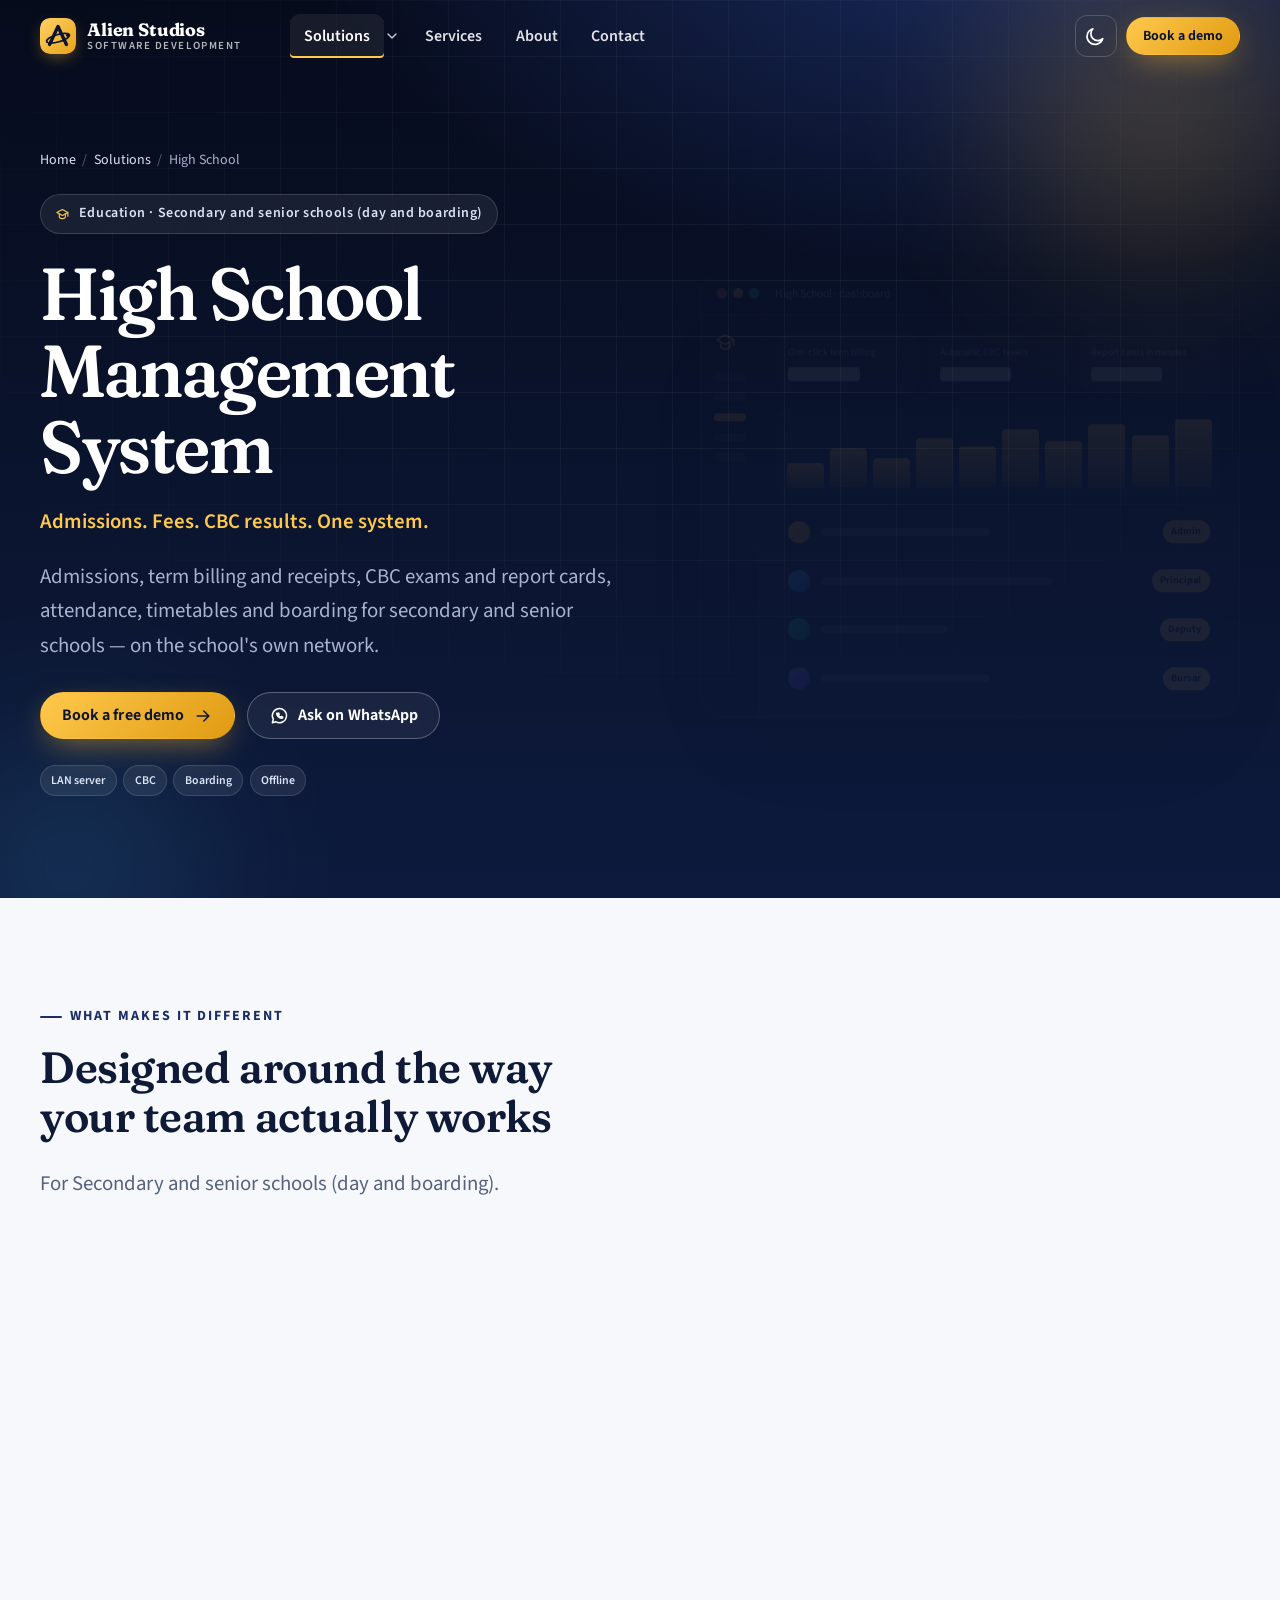
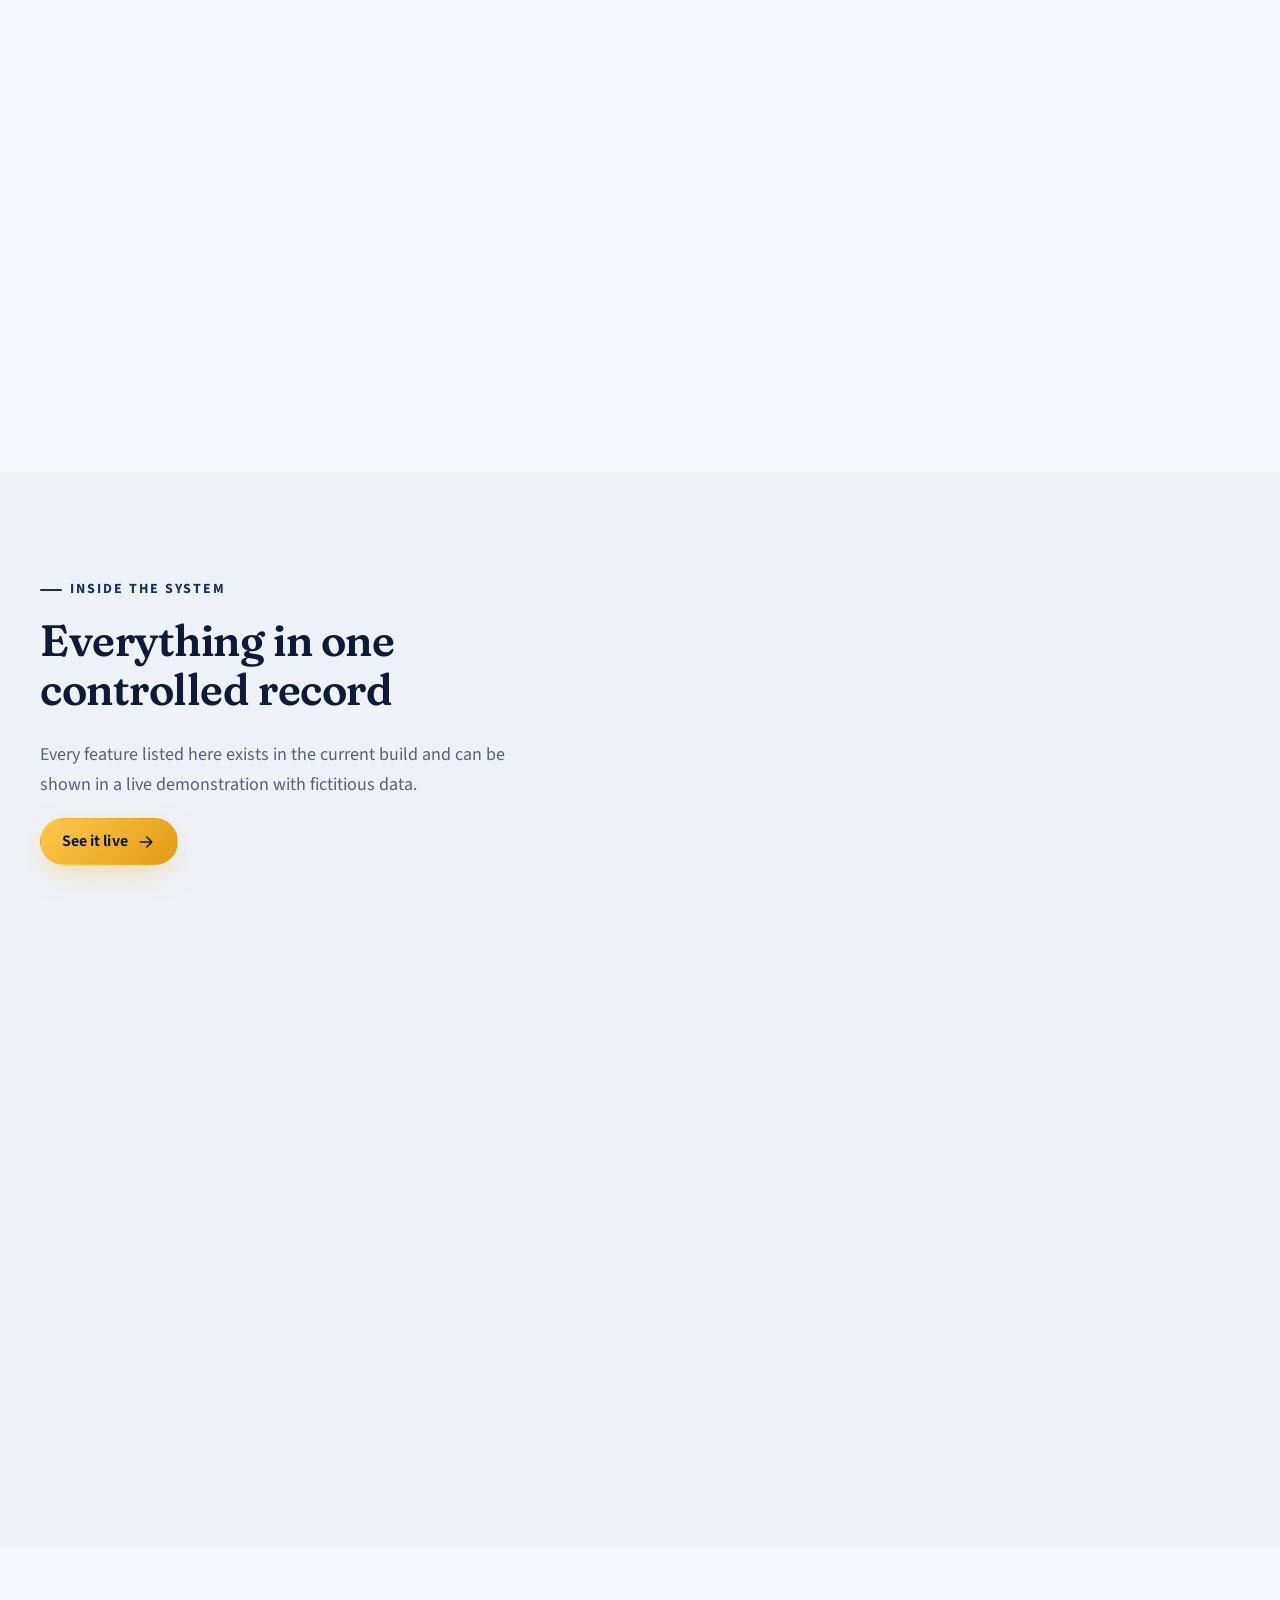
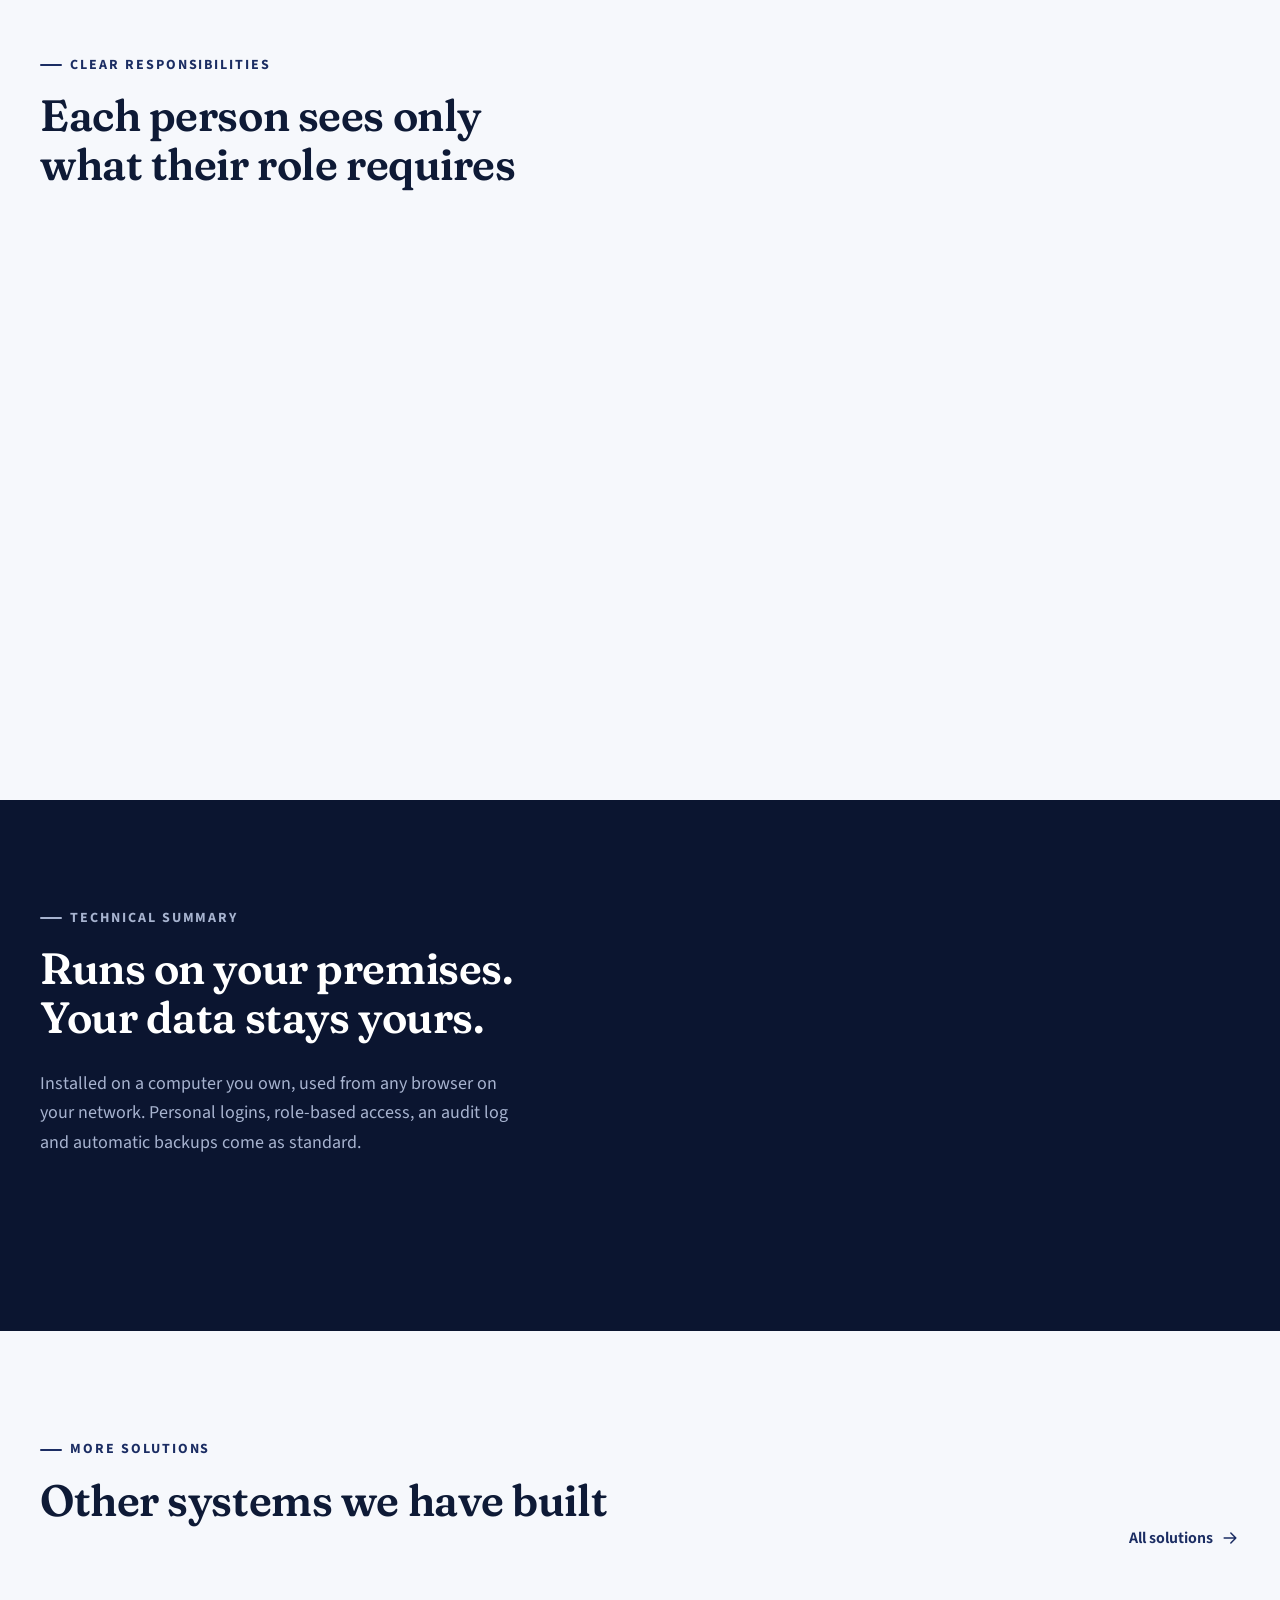
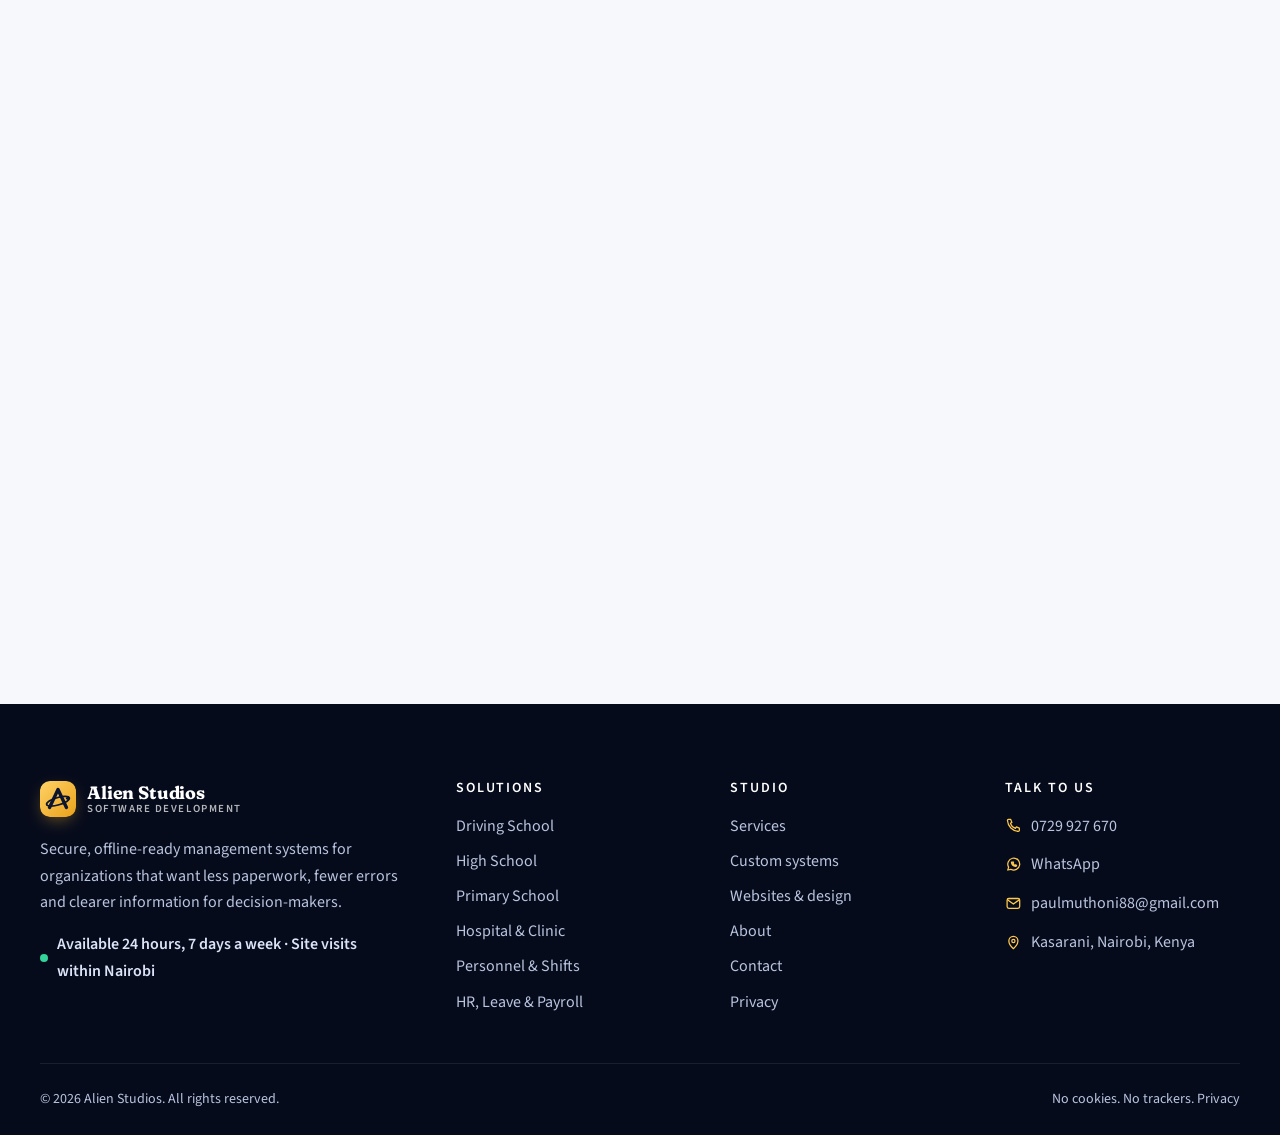
<file: solutions/high-school/index.html>
<!DOCTYPE html>
<html lang="en-KE" class="no-js" data-theme="light">
<head>
  <meta charset="utf-8">
  <meta name="viewport" content="width=device-width, initial-scale=1, viewport-fit=cover">
  <meta http-equiv="Content-Security-Policy" content="default-src 'self'; script-src 'self'; style-src 'self'; img-src 'self' data:; font-src 'self'; connect-src 'self'; manifest-src 'self'; media-src 'none'; object-src 'none'; frame-src 'none'; worker-src 'none'; base-uri 'self'; form-action 'self' mailto:">
  <meta name="referrer" content="strict-origin-when-cross-origin">
  <title>High School Management System | Alien Studios</title>
  <meta name="description" content="Admissions, term billing and receipts, CBC exams and report cards, attendance, timetables and boarding for secondary and senior schools — on the school&#39;s…">
  <meta name="robots" content="index, follow">
  <meta name="author" content="Paul Muthoni, Alien Studios">
  <link rel="canonical" href="https://paulmuthoni88-coder.github.io/alien-studios-website/solutions/high-school/">
  <meta name="theme-color" content="#0B1530">
  <meta name="color-scheme" content="light dark">
  <meta property="og:type" content="product">
  <meta property="og:site_name" content="Alien Studios">
  <meta property="og:locale" content="en_KE">
  <meta property="og:title" content="High School Management System | Alien Studios">
  <meta property="og:description" content="Admissions, term billing and receipts, CBC exams and report cards, attendance, timetables and boarding for secondary and senior schools — on the school&#39;s…">
  <meta property="og:url" content="https://paulmuthoni88-coder.github.io/alien-studios-website/solutions/high-school/">
  <meta property="og:image" content="https://paulmuthoni88-coder.github.io/alien-studios-website/assets/img/og-image.png">
  <meta property="og:image:width" content="1200">
  <meta property="og:image:height" content="630">
  <meta property="og:image:alt" content="Alien Studios — software built around how you work">
  <meta name="twitter:card" content="summary_large_image">
  <link rel="icon" href="../../assets/icons/favicon.svg" type="image/svg+xml">
  <link rel="icon" href="../../assets/icons/favicon-32.png" sizes="32x32" type="image/png">
  <link rel="apple-touch-icon" href="../../assets/icons/apple-touch-icon.png">
  <link rel="manifest" href="../../site.webmanifest">
  <link rel="preload" href="../../assets/fonts/source-sans-3-var.woff2" as="font" type="font/woff2" crossorigin>
  <link rel="preload" href="../../assets/fonts/fraunces-var.woff2" as="font" type="font/woff2" crossorigin>
  <link rel="stylesheet" href="../../assets/css/main.dc62662292.css">
  <script src="../../assets/js/theme.90586adb52.js"></script>
  <script src="../../assets/js/main.18a10257b5.js" defer></script>
  <script type="application/ld+json">{"@context":"https://schema.org","@graph":[{"@type":"ProfessionalService","@id":"https://paulmuthoni88-coder.github.io/alien-studios-website/#organization","name":"Alien Studios","url":"https://paulmuthoni88-coder.github.io/alien-studios-website/","description":"Alien Studios designs and builds secure, offline-ready management systems for schools, hospitals, HR and payroll, security units and growing businesses in Kenya.","email":"paulmuthoni88@gmail.com","telephone":"+254729927670","logo":"https://paulmuthoni88-coder.github.io/alien-studios-website/assets/icons/icon-512.png","image":"https://paulmuthoni88-coder.github.io/alien-studios-website/assets/img/og-image.png","founder":{"@type":"Person","name":"Paul Muthoni","jobTitle":"Lead Software Developer"},"address":{"@type":"PostalAddress","addressLocality":"Kasarani, Nairobi","addressCountry":"KE"},"areaServed":{"@type":"Country","name":"Kenya"},"openingHours":"Mo-Su 00:00-23:59","knowsAbout":["Management information systems","School management software","Hospital management software","Payroll software","M-Pesa integration","Web design","Graphic design"]},{"@type":"WebSite","@id":"https://paulmuthoni88-coder.github.io/alien-studios-website/#website","url":"https://paulmuthoni88-coder.github.io/alien-studios-website/","name":"Alien Studios","publisher":{"@id":"https://paulmuthoni88-coder.github.io/alien-studios-website/#organization"},"inLanguage":"en-KE"},{"@type":"BreadcrumbList","itemListElement":[{"@type":"ListItem","position":1,"name":"Home","item":"https://paulmuthoni88-coder.github.io/alien-studios-website/"},{"@type":"ListItem","position":2,"name":"Solutions","item":"https://paulmuthoni88-coder.github.io/alien-studios-website/solutions/"},{"@type":"ListItem","position":3,"name":"High School","item":"https://paulmuthoni88-coder.github.io/alien-studios-website/solutions/high-school/"}]},{"@type":"SoftwareApplication","name":"High School Management System","applicationCategory":"BusinessApplication","operatingSystem":"Windows, any modern web browser","description":"Admissions, term billing and receipts, CBC exams and report cards, attendance, timetables and boarding for secondary and senior schools — on the school's own network.","url":"https://paulmuthoni88-coder.github.io/alien-studios-website/solutions/high-school/","provider":{"@id":"https://paulmuthoni88-coder.github.io/alien-studios-website/#organization"},"featureList":["Admission with automatic admission numbers, UPI/assessment number, parent details, class, house and day/boarder status","Search, filters, Excel export and end-of-year promotion","Fee structures per term; M-Pesa, bank and cash payments; printed receipts (parent and school copy)","Bursaries and extra charges, fee statements, balances and collection reports; cancelled receipts kept on record","Mark entry per class and subject with automatic CBC levels (editable grading scale)","Merit lists by class or grade, subject means and report cards with class/grade position","Daily class registers, today's overview and attendance rates","Class and teacher timetables; boarding houses with bed capacity; clubs and sports with patrons","Staff records (TSC/BOM), user accounts with roles, daily backups and an activity log"]}]}</script>
</head>
<body>
  <a class="skip-link" href="#main">Skip to content</a>
  <header class="site-header" data-header>
  <div class="container site-header__inner">
    <a class="brand" href="../../" aria-label="Alien Studios — home"><span class="brand__mark"><img src="../../assets/img/logo-mark.svg" alt="" width="36" height="36"></span><span class="brand__text"><strong>Alien Studios</strong><small>Software development</small></span>
</a>
    <nav class="nav" id="site-nav" aria-label="Main" data-nav>
      <ul class="nav__list">
        <li class="nav__item nav__item--mega">
          <a class="nav__link" href="../../solutions/" aria-current="page">Solutions</a>
          <button class="nav__expand" type="button" aria-expanded="false" aria-controls="mega-solutions" data-mega-toggle><span class="sr-only">Show the solutions menu</span><svg viewBox="0 0 24 24" width="16" height="16" fill="none" stroke="currentColor" stroke-width="2" stroke-linecap="round" stroke-linejoin="round" aria-hidden="true" focusable="false"><path d="m6 9 6 6 6-6"/></svg></button>
          <div class="mega" id="mega-solutions" data-mega>
            <div class="mega__grid">
              <a class="mega__link" href="../../solutions/driving-school/"><span class="icon-badge icon-badge--sm"><svg class="icon" viewBox="0 0 24 24" width="24" height="24" fill="none" stroke="currentColor" stroke-width="1.8" stroke-linecap="round" stroke-linejoin="round" aria-hidden="true" focusable="false"><circle cx="12" cy="12" r="9"/><circle cx="12" cy="12" r="2.5"/><path d="M12 14.5V21M9.6 11.3 3.3 9.8M14.4 11.3l6.3-1.5"/></svg></span><span><b>Driving School</b><small>Lessons, fleet, fees, M-Pesa</small></span></a>
              <a class="mega__link" href="../../solutions/high-school/"><span class="icon-badge icon-badge--sm"><svg class="icon" viewBox="0 0 24 24" width="24" height="24" fill="none" stroke="currentColor" stroke-width="1.8" stroke-linecap="round" stroke-linejoin="round" aria-hidden="true" focusable="false"><path d="m3 9 9-5 9 5-9 5-9-5Z"/><path d="M7 11.2V16c0 1.4 2.2 3 5 3s5-1.6 5-3v-4.8"/><path d="M21 9v6"/></svg></span><span><b>High School</b><small>Admissions, fees, CBC results</small></span></a>
              <a class="mega__link" href="../../solutions/primary-school/"><span class="icon-badge icon-badge--sm"><svg class="icon" viewBox="0 0 24 24" width="24" height="24" fill="none" stroke="currentColor" stroke-width="1.8" stroke-linecap="round" stroke-linejoin="round" aria-hidden="true" focusable="false"><path d="M4 5.5A2.5 2.5 0 0 1 6.5 3H20v15H6.5A2.5 2.5 0 0 0 4 20.5v-15Z"/><path d="M4 20.5A2.5 2.5 0 0 1 6.5 18H20v3H6.5"/><path d="M9 8h7M9 11.5h5"/></svg></span><span><b>Primary School</b><small>Vote heads, CBC, report cards</small></span></a>
              <a class="mega__link" href="../../solutions/hospital/"><span class="icon-badge icon-badge--sm"><svg class="icon" viewBox="0 0 24 24" width="24" height="24" fill="none" stroke="currentColor" stroke-width="1.8" stroke-linecap="round" stroke-linejoin="round" aria-hidden="true" focusable="false"><path d="M12 20s-7.5-4.4-7.5-10A4.3 4.3 0 0 1 12 7.4 4.3 4.3 0 0 1 19.5 10c0 5.6-7.5 10-7.5 10Z"/><path d="M12 10.5v5M9.5 13h5"/></svg></span><span><b>Hospital &amp; Clinic</b><small>Patients, pharmacy, MoH reports</small></span></a>
              <a class="mega__link" href="../../solutions/personnel-shift-leave/"><span class="icon-badge icon-badge--sm"><svg class="icon" viewBox="0 0 24 24" width="24" height="24" fill="none" stroke="currentColor" stroke-width="1.8" stroke-linecap="round" stroke-linejoin="round" aria-hidden="true" focusable="false"><path d="M12 3 4.5 6v5.5c0 4.6 3.2 8.2 7.5 9.5 4.3-1.3 7.5-4.9 7.5-9.5V6L12 3Z"/><path d="m9 12 2.2 2.2L15.5 10"/></svg></span><span><b>Personnel &amp; Shifts</b><small>Nominal roll, passes, briefs</small></span></a>
              <a class="mega__link" href="../../solutions/staff-leave-payroll/"><span class="icon-badge icon-badge--sm"><svg class="icon" viewBox="0 0 24 24" width="24" height="24" fill="none" stroke="currentColor" stroke-width="1.8" stroke-linecap="round" stroke-linejoin="round" aria-hidden="true" focusable="false"><rect x="3" y="5" width="18" height="14" rx="2.5"/><path d="M3 10h18"/><circle cx="12" cy="14.5" r="2"/><path d="M7 14.5h.01M17 14.5h.01"/></svg></span><span><b>HR, Leave &amp; Payroll</b><small>PAYE, NSSF, SHIF, payslips</small></span></a>
            </div>
            <a class="mega__foot" href="../../services/#custom">Need something else? We build custom systems <svg class="icon" viewBox="0 0 24 24" width="24" height="24" fill="none" stroke="currentColor" stroke-width="1.8" stroke-linecap="round" stroke-linejoin="round" aria-hidden="true" focusable="false"><path d="M5 12h14M13 6l6 6-6 6"/></svg></a>
          </div>
        </li>
        <li class="nav__item"><a class="nav__link" href="../../services/">Services</a></li>
        <li class="nav__item"><a class="nav__link" href="../../about/">About</a></li>
        <li class="nav__item"><a class="nav__link" href="../../contact/">Contact</a></li>
      </ul>
      <div class="nav__mobile-cta"><a class="btn btn--primary btn--block" href="../../contact/">Book a free demo</a><a class="btn btn--ghost btn--block" href="tel:+254729927670"><svg class="icon" viewBox="0 0 24 24" width="24" height="24" fill="none" stroke="currentColor" stroke-width="1.8" stroke-linecap="round" stroke-linejoin="round" aria-hidden="true" focusable="false"><path d="M5 3.5h3.2l1.6 4.2-2 1.4a11 11 0 0 0 7.1 7.1l1.4-2 4.2 1.6V19a1.5 1.5 0 0 1-1.6 1.5A16.5 16.5 0 0 1 3.5 5.1 1.5 1.5 0 0 1 5 3.5Z"/></svg> 0729 927 670</a></div>
    </nav>
    <div class="site-header__actions">
      <button class="icon-btn" type="button" data-theme-toggle aria-label="Switch to dark theme"><span class="theme-icon theme-icon--moon"><svg class="icon" viewBox="0 0 24 24" width="24" height="24" fill="none" stroke="currentColor" stroke-width="1.8" stroke-linecap="round" stroke-linejoin="round" aria-hidden="true" focusable="false"><path d="M20 14.5A8.5 8.5 0 1 1 9.5 4a7 7 0 0 0 10.5 10.5Z"/></svg></span><span class="theme-icon theme-icon--sun"><svg class="icon" viewBox="0 0 24 24" width="24" height="24" fill="none" stroke="currentColor" stroke-width="1.8" stroke-linecap="round" stroke-linejoin="round" aria-hidden="true" focusable="false"><circle cx="12" cy="12" r="4"/><path d="M12 2.5v2M12 19.5v2M2.5 12h2M19.5 12h2M5.3 5.3l1.4 1.4M17.3 17.3l1.4 1.4M18.7 5.3l-1.4 1.4M6.7 17.3l-1.4 1.4"/></svg></span></button>
      <a class="btn btn--primary btn--sm hide-mobile" href="../../contact/">Book a demo</a>
      <button class="icon-btn nav-toggle" type="button" aria-expanded="false" aria-controls="site-nav" data-nav-toggle><span class="sr-only">Menu</span><span class="nav-toggle__bars" aria-hidden="true"><i></i><i></i><i></i></span></button>
    </div>
  </div>
</header>

  <main id="main" tabindex="-1">

<section class="hero hero--product" aria-labelledby="page-title">
  <div class="hero__bg" aria-hidden="true"><div class="orb orb--1"></div><div class="orb orb--2"></div><div class="gridlines"></div></div>
  <div class="container hero__inner hero__inner--split">
    <div>
      <nav class="breadcrumb" aria-label="Breadcrumb"><ol><li><a href="../../">Home</a></li><li><a href="../../solutions/">Solutions</a></li><li aria-current="page">High School</li></ol></nav>
      <p class="eyebrow"><svg class="icon" viewBox="0 0 24 24" width="24" height="24" fill="none" stroke="currentColor" stroke-width="1.8" stroke-linecap="round" stroke-linejoin="round" aria-hidden="true" focusable="false"><path d="m3 9 9-5 9 5-9 5-9-5Z"/><path d="M7 11.2V16c0 1.4 2.2 3 5 3s5-1.6 5-3v-4.8"/><path d="M21 9v6"/></svg> Education · Secondary and senior schools (day and boarding)</p>
      <h1 id="page-title" class="display">High School Management System</h1>
      <p class="lead accent-line">Admissions. Fees. CBC results. One system.</p>
      <p class="hero__sub">Admissions, term billing and receipts, CBC exams and report cards, attendance, timetables and boarding for secondary and senior schools — on the school&#39;s own network.</p>
      <div class="actions">
        <a class="btn btn--primary" href="../../contact/?system=high-school">Book a free demo <svg class="icon" viewBox="0 0 24 24" width="24" height="24" fill="none" stroke="currentColor" stroke-width="1.8" stroke-linecap="round" stroke-linejoin="round" aria-hidden="true" focusable="false"><path d="M5 12h14M13 6l6 6-6 6"/></svg></a>
        <a class="btn btn--ghost" href="https://wa.me/254729927670?text=Hello%20Alien%20Studios%2C%20I%20would%20like%20a%20demonstration%20of%20the%20High%20School%20Management%20System." target="_blank" rel="noopener noreferrer"><svg class="icon" viewBox="0 0 24 24" width="24" height="24" fill="none" stroke="currentColor" stroke-width="1.8" stroke-linecap="round" stroke-linejoin="round" aria-hidden="true" focusable="false"><path d="M4 20l1.2-4.1A8.5 8.5 0 1 1 8.4 19L4 20Z"/><path d="M9.2 8.8c.2 2.9 2.9 5.6 5.9 6 .7 0 1.5-.8 1.4-1.4l-1.6-.8-.9.9a5.1 5.1 0 0 1-2.6-2.6l.9-.9-.8-1.6c-.6-.1-1.4.6-1.4 1.4"/></svg> Ask on WhatsApp</a>
      </div>
      <ul class="tag-list tag-list--light"><li>LAN server</li><li>CBC</li><li>Boarding</li><li>Offline</li></ul>
    </div>
    <div class="hero__visual reveal"><div class="mock" aria-hidden="true">
  <div class="mock__bar"><i></i><i></i><i></i><span>High School · dashboard</span></div>
  <div class="mock__body">
    <div class="mock__side"><span class="mock__logo"><svg class="icon" viewBox="0 0 24 24" width="24" height="24" fill="none" stroke="currentColor" stroke-width="1.8" stroke-linecap="round" stroke-linejoin="round" aria-hidden="true" focusable="false"><path d="m3 9 9-5 9 5-9 5-9-5Z"/><path d="M7 11.2V16c0 1.4 2.2 3 5 3s5-1.6 5-3v-4.8"/><path d="M21 9v6"/></svg></span><b></b><b></b><b class="on"></b><b></b><b></b></div>
    <div class="mock__main">
      <div class="mock__kpis"><div><small>One-click term billing</small><strong></strong></div><div><small>Automatic CBC levels</small><strong></strong></div><div><small>Report cards in minutes</small><strong></strong></div></div>
      <div class="mock__chart"><span></span><span></span><span></span><span></span><span></span><span></span><span></span><span></span><span></span><span></span></div>
      <div class="mock__rows"><div class="mock__row"><span class="mock__dot mock__dot--0"></span><span class="mock__line mock__line--w1"></span><span class="mock__chip">Admin</span></div><div class="mock__row"><span class="mock__dot mock__dot--1"></span><span class="mock__line mock__line--w2"></span><span class="mock__chip">Principal</span></div><div class="mock__row"><span class="mock__dot mock__dot--2"></span><span class="mock__line mock__line--w3"></span><span class="mock__chip">Deputy</span></div><div class="mock__row"><span class="mock__dot mock__dot--3"></span><span class="mock__line mock__line--w1"></span><span class="mock__chip">Bursar</span></div></div>
    </div>
  </div>
</div></div>
  </div>
</section>

<section class="section" aria-labelledby="h-highlights">
  <div class="container">
    <div class="section-head"><p class="kicker">What makes it different</p><h2 id="h-highlights">Designed around the way your team actually works</h2><p class="muted">For Secondary and senior schools (day and boarding).</p></div>
    <div class="grid grid--4"><div class="card feature reveal"><span class="feature__num">01</span><h3>One-click term billing</h3><p>Fee structures by grade and boarder/day; bill every student at once.</p></div><div class="card feature reveal"><span class="feature__num">02</span><h3>Automatic CBC levels</h3><p>EE1–BE2 levels, merit lists, subject means and positions.</p></div><div class="card feature reveal"><span class="feature__num">03</span><h3>Report cards in minutes</h3><p>Print a whole class with teacher and principal comments.</p></div><div class="card feature reveal"><span class="feature__num">04</span><h3>Timetable clash warnings</h3><p>Know immediately when a teacher is double-booked.</p></div></div>
    <figure class="photo-banner reveal"><img class="photo" src="../../assets/img/photos/highschool-800.webp" srcset="../../assets/img/photos/highschool-800.webp 800w, ../../assets/img/photos/highschool-1600.webp 1600w" sizes="(max-width: 1240px) 100vw, 1200px" alt="Secondary school students in green uniforms writing in their exercise books" width="1600" height="1067" loading="lazy" decoding="async"><figcaption><span class="photo-banner__kicker">Built for</span><strong>Secondary and senior schools (day and boarding)</strong></figcaption></figure>
  </div>
</section>

<section class="section section--alt" aria-labelledby="h-features">
  <div class="container split">
    <div class="split__aside">
      <p class="kicker">Inside the system</p>
      <h2 id="h-features">Everything in one controlled record</h2>
      <p class="muted">Every feature listed here exists in the current build and can be shown in a live demonstration with fictitious data.</p>
      <a class="btn btn--primary" href="../../contact/?system=high-school">See it live <svg class="icon" viewBox="0 0 24 24" width="24" height="24" fill="none" stroke="currentColor" stroke-width="1.8" stroke-linecap="round" stroke-linejoin="round" aria-hidden="true" focusable="false"><path d="M5 12h14M13 6l6 6-6 6"/></svg></a>
    </div>
    <ul class="checklist"><li class="reveal"><svg class="icon" viewBox="0 0 24 24" width="24" height="24" fill="none" stroke="currentColor" stroke-width="1.8" stroke-linecap="round" stroke-linejoin="round" aria-hidden="true" focusable="false"><path d="m5 12.5 4.5 4.5L19 7.5"/></svg><span>Admission with automatic admission numbers, UPI/assessment number, parent details, class, house and day/boarder status</span></li><li class="reveal"><svg class="icon" viewBox="0 0 24 24" width="24" height="24" fill="none" stroke="currentColor" stroke-width="1.8" stroke-linecap="round" stroke-linejoin="round" aria-hidden="true" focusable="false"><path d="m5 12.5 4.5 4.5L19 7.5"/></svg><span>Search, filters, Excel export and end-of-year promotion</span></li><li class="reveal"><svg class="icon" viewBox="0 0 24 24" width="24" height="24" fill="none" stroke="currentColor" stroke-width="1.8" stroke-linecap="round" stroke-linejoin="round" aria-hidden="true" focusable="false"><path d="m5 12.5 4.5 4.5L19 7.5"/></svg><span>Fee structures per term; M-Pesa, bank and cash payments; printed receipts (parent and school copy)</span></li><li class="reveal"><svg class="icon" viewBox="0 0 24 24" width="24" height="24" fill="none" stroke="currentColor" stroke-width="1.8" stroke-linecap="round" stroke-linejoin="round" aria-hidden="true" focusable="false"><path d="m5 12.5 4.5 4.5L19 7.5"/></svg><span>Bursaries and extra charges, fee statements, balances and collection reports; cancelled receipts kept on record</span></li><li class="reveal"><svg class="icon" viewBox="0 0 24 24" width="24" height="24" fill="none" stroke="currentColor" stroke-width="1.8" stroke-linecap="round" stroke-linejoin="round" aria-hidden="true" focusable="false"><path d="m5 12.5 4.5 4.5L19 7.5"/></svg><span>Mark entry per class and subject with automatic CBC levels (editable grading scale)</span></li><li class="reveal"><svg class="icon" viewBox="0 0 24 24" width="24" height="24" fill="none" stroke="currentColor" stroke-width="1.8" stroke-linecap="round" stroke-linejoin="round" aria-hidden="true" focusable="false"><path d="m5 12.5 4.5 4.5L19 7.5"/></svg><span>Merit lists by class or grade, subject means and report cards with class/grade position</span></li><li class="reveal"><svg class="icon" viewBox="0 0 24 24" width="24" height="24" fill="none" stroke="currentColor" stroke-width="1.8" stroke-linecap="round" stroke-linejoin="round" aria-hidden="true" focusable="false"><path d="m5 12.5 4.5 4.5L19 7.5"/></svg><span>Daily class registers, today&#39;s overview and attendance rates</span></li><li class="reveal"><svg class="icon" viewBox="0 0 24 24" width="24" height="24" fill="none" stroke="currentColor" stroke-width="1.8" stroke-linecap="round" stroke-linejoin="round" aria-hidden="true" focusable="false"><path d="m5 12.5 4.5 4.5L19 7.5"/></svg><span>Class and teacher timetables; boarding houses with bed capacity; clubs and sports with patrons</span></li><li class="reveal"><svg class="icon" viewBox="0 0 24 24" width="24" height="24" fill="none" stroke="currentColor" stroke-width="1.8" stroke-linecap="round" stroke-linejoin="round" aria-hidden="true" focusable="false"><path d="m5 12.5 4.5 4.5L19 7.5"/></svg><span>Staff records (TSC/BOM), user accounts with roles, daily backups and an activity log</span></li></ul>
  </div>
</section>

<section class="section" aria-labelledby="h-roles">
  <div class="container">
    <div class="section-head"><p class="kicker">Clear responsibilities</p><h2 id="h-roles">Each person sees only what their role requires</h2></div>
    <div class="table-wrap reveal"><table class="table"><caption class="sr-only">Roles and access in the High School Management System</caption><thead><tr><th scope="col">Role</th><th scope="col">What they do</th></tr></thead>
    <tbody><tr><th scope="row">Admin</th><td>Everything, including user accounts, settings and backups</td></tr><tr><th scope="row">Principal</th><td>Everything except user accounts</td></tr><tr><th scope="row">Deputy</th><td>Students, academics, timetable and staff; can view fees</td></tr><tr><th scope="row">Bursar</th><td>Fees, payments, receipts and balances</td></tr><tr><th scope="row">Secretary</th><td>Admissions and student records</td></tr><tr><th scope="row">Teacher</th><td>Marks for own subjects, attendance and class-teacher comments</td></tr><tr><th scope="row">Boarding</th><td>Houses and boarders</td></tr></tbody></table></div>
  </div>
</section>

<section class="section section--dark" aria-labelledby="h-deploy">
  <div class="container split">
    <div class="split__aside">
      <p class="kicker kicker--gold">Technical summary</p>
      <h2 id="h-deploy">Runs on your premises. Your data stays yours.</h2>
      <p>Installed on a computer you own, used from any browser on your network. Personal logins, role-based access, an audit log and automatic backups come as standard.</p>
    </div>
    <dl class="spec"><div class="spec__row reveal"><dt>Runs on</dt><dd>One server PC on the school LAN/Wi-Fi; any computer or phone with a browser</dd></div><div class="spec__row reveal"><dt>Internet</dt><dd>Not needed after installation</dd></div><div class="spec__row reveal"><dt>Stack</dt><dd>React, Node.js, Express, SQLite</dd></div><div class="spec__row reveal"><dt>Backups</dt><dd>Automatic daily (30 kept), back up now and download</dd></div></dl>
  </div>
</section>

<section class="section" aria-labelledby="h-more">
  <div class="container">
    <div class="section-head section-head--row"><div><p class="kicker">More solutions</p><h2 id="h-more">Other systems we have built</h2></div><a class="link-arrow" href="../../solutions/">All solutions <svg class="icon" viewBox="0 0 24 24" width="24" height="24" fill="none" stroke="currentColor" stroke-width="1.8" stroke-linecap="round" stroke-linejoin="round" aria-hidden="true" focusable="false"><path d="M5 12h14M13 6l6 6-6 6"/></svg></a></div>
    <div class="grid grid--3"><article class="card product-card reveal" data-sector="Education" data-index="0">
  <div class="product-card__media"><img class="photo" src="../../assets/img/photos/driving-800.webp" srcset="../../assets/img/photos/driving-800.webp 800w, ../../assets/img/photos/driving-1600.webp 1600w" sizes="(max-width: 640px) 100vw, (max-width: 1000px) 50vw, 400px" alt="A driving instructor with a clipboard guiding a learner beside a car" width="1600" height="1067" loading="lazy" decoding="async"></div>
  <div class="product-card__top"><span class="icon-badge"><svg class="icon" viewBox="0 0 24 24" width="24" height="24" fill="none" stroke="currentColor" stroke-width="1.8" stroke-linecap="round" stroke-linejoin="round" aria-hidden="true" focusable="false"><circle cx="12" cy="12" r="9"/><circle cx="12" cy="12" r="2.5"/><path d="M12 14.5V21M9.6 11.3 3.3 9.8M14.4 11.3l6.3-1.5"/></svg></span><span class="pill">Education</span></div>
  <h3 class="product-card__title"><a class="stretched" href="../../solutions/driving-school/">Driving School Management System</a></h3>
  <p class="product-card__text">Students, lesson bookings, instructors, vehicles, fees with M-Pesa and assessments in one place — with a portal where students see their own schedule and pay from their phone.</p>
  <ul class="tag-list"><li>LAN server</li><li>M-Pesa</li><li>Student portal</li><li>Offline-first</li></ul>
  <span class="link-arrow" aria-hidden="true">View system <svg class="icon" viewBox="0 0 24 24" width="24" height="24" fill="none" stroke="currentColor" stroke-width="1.8" stroke-linecap="round" stroke-linejoin="round" aria-hidden="true" focusable="false"><path d="M5 12h14M13 6l6 6-6 6"/></svg></span>
</article><article class="card product-card reveal" data-sector="Education" data-index="1">
  <div class="product-card__media"><img class="photo" src="../../assets/img/photos/primary-800.webp" srcset="../../assets/img/photos/primary-800.webp 800w, ../../assets/img/photos/primary-1600.webp 1600w" sizes="(max-width: 640px) 100vw, (max-width: 1000px) 50vw, 400px" alt="Young pupils in school uniform working together at a classroom table" width="1600" height="1067" loading="lazy" decoding="async"></div>
  <div class="product-card__top"><span class="icon-badge"><svg class="icon" viewBox="0 0 24 24" width="24" height="24" fill="none" stroke="currentColor" stroke-width="1.8" stroke-linecap="round" stroke-linejoin="round" aria-hidden="true" focusable="false"><path d="M4 5.5A2.5 2.5 0 0 1 6.5 3H20v15H6.5A2.5 2.5 0 0 0 4 20.5v-15Z"/><path d="M4 20.5A2.5 2.5 0 0 1 6.5 18H20v3H6.5"/><path d="M9 8h7M9 11.5h5"/></svg></span><span class="pill">Education</span></div>
  <h3 class="product-card__title"><a class="stretched" href="../../solutions/primary-school/">Primary School Management System</a></h3>
  <p class="product-card__text">An offline desktop system for pre-primary, primary and junior schools: learner records with guardian consent, vote-head fees and receipts, CBC assessment with approval, report cards, attendance and clubs.</p>
  <ul class="tag-list"><li>Desktop</li><li>CBC</li><li>Offline</li><li>Guardian consent</li></ul>
  <span class="link-arrow" aria-hidden="true">View system <svg class="icon" viewBox="0 0 24 24" width="24" height="24" fill="none" stroke="currentColor" stroke-width="1.8" stroke-linecap="round" stroke-linejoin="round" aria-hidden="true" focusable="false"><path d="M5 12h14M13 6l6 6-6 6"/></svg></span>
</article><article class="card product-card reveal" data-sector="Health" data-index="2">
  <div class="product-card__media"><img class="photo" src="../../assets/img/photos/hospital-800.webp" srcset="../../assets/img/photos/hospital-800.webp 800w, ../../assets/img/photos/hospital-1600.webp 1600w" sizes="(max-width: 640px) 100vw, (max-width: 1000px) 50vw, 400px" alt="A doctor in a white coat attending to a young patient at a clinic desk" width="1600" height="1067" loading="lazy" decoding="async"></div>
  <div class="product-card__top"><span class="icon-badge"><svg class="icon" viewBox="0 0 24 24" width="24" height="24" fill="none" stroke="currentColor" stroke-width="1.8" stroke-linecap="round" stroke-linejoin="round" aria-hidden="true" focusable="false"><path d="M12 20s-7.5-4.4-7.5-10A4.3 4.3 0 0 1 12 7.4 4.3 4.3 0 0 1 19.5 10c0 5.6-7.5 10-7.5 10Z"/><path d="M12 10.5v5M9.5 13h5"/></svg></span><span class="pill">Health</span></div>
  <h3 class="product-card__title"><a class="stretched" href="../../solutions/hospital/">Hospital Management System</a></h3>
  <p class="product-card__text">Follows every patient from registration through triage, consultation, laboratory, pharmacy, wards and billing — and produces the Ministry of Health returns. Built for KEPH Level 2 facilities that refer to Level 5.</p>
  <ul class="tag-list"><li>LAN + WAN</li><li>ICD-10</li><li>MoH reports</li><li>Offline-first</li></ul>
  <span class="link-arrow" aria-hidden="true">View system <svg class="icon" viewBox="0 0 24 24" width="24" height="24" fill="none" stroke="currentColor" stroke-width="1.8" stroke-linecap="round" stroke-linejoin="round" aria-hidden="true" focusable="false"><path d="M5 12h14M13 6l6 6-6 6"/></svg></span>
</article></div>
  </div>
</section>
  </main>
  <footer class="site-footer">
  <div class="container site-footer__grid">
    <div class="site-footer__brand">
      <a class="brand brand--light" href="../../" aria-label="Alien Studios — home"><span class="brand__mark"><img src="../../assets/img/logo-mark.svg" alt="" width="36" height="36"></span><span class="brand__text"><strong>Alien Studios</strong><small>Software development</small></span>
</a>
      <p>Secure, offline-ready management systems for organizations that want less paperwork, fewer errors and clearer information for decision-makers.</p>
      <p class="site-footer__avail"><span class="status-dot" aria-hidden="true"></span> Available 24 hours, 7 days a week · Site visits within Nairobi</p>
    </div>
    <nav aria-label="Solutions">
      <h2 class="site-footer__title">Solutions</h2>
      <ul>
        <li><a href="../../solutions/driving-school/">Driving School</a></li>
        <li><a href="../../solutions/high-school/">High School</a></li>
        <li><a href="../../solutions/primary-school/">Primary School</a></li>
        <li><a href="../../solutions/hospital/">Hospital &amp; Clinic</a></li>
        <li><a href="../../solutions/personnel-shift-leave/">Personnel &amp; Shifts</a></li>
        <li><a href="../../solutions/staff-leave-payroll/">HR, Leave &amp; Payroll</a></li>
      </ul>
    </nav>
    <nav aria-label="Studio">
      <h2 class="site-footer__title">Studio</h2>
      <ul>
        <li><a href="../../services/">Services</a></li>
        <li><a href="../../services/#custom">Custom systems</a></li>
        <li><a href="../../services/#design">Websites &amp; design</a></li>
        <li><a href="../../about/">About</a></li>
        <li><a href="../../contact/">Contact</a></li>
        <li><a href="../../privacy/">Privacy</a></li>
      </ul>
    </nav>
    <div>
      <h2 class="site-footer__title">Talk to us</h2>
      <ul class="contact-list">
        <li><a href="tel:+254729927670"><svg class="icon" viewBox="0 0 24 24" width="24" height="24" fill="none" stroke="currentColor" stroke-width="1.8" stroke-linecap="round" stroke-linejoin="round" aria-hidden="true" focusable="false"><path d="M5 3.5h3.2l1.6 4.2-2 1.4a11 11 0 0 0 7.1 7.1l1.4-2 4.2 1.6V19a1.5 1.5 0 0 1-1.6 1.5A16.5 16.5 0 0 1 3.5 5.1 1.5 1.5 0 0 1 5 3.5Z"/></svg> 0729 927 670</a></li>
        <li><a href="https://wa.me/254729927670?text=Hello%20Alien%20Studios%2C%20I%20would%20like%20to%20book%20a%20free%20demonstration." target="_blank" rel="noopener noreferrer"><svg class="icon" viewBox="0 0 24 24" width="24" height="24" fill="none" stroke="currentColor" stroke-width="1.8" stroke-linecap="round" stroke-linejoin="round" aria-hidden="true" focusable="false"><path d="M4 20l1.2-4.1A8.5 8.5 0 1 1 8.4 19L4 20Z"/><path d="M9.2 8.8c.2 2.9 2.9 5.6 5.9 6 .7 0 1.5-.8 1.4-1.4l-1.6-.8-.9.9a5.1 5.1 0 0 1-2.6-2.6l.9-.9-.8-1.6c-.6-.1-1.4.6-1.4 1.4"/></svg> WhatsApp</a></li>
        <li><a href="mailto:paulmuthoni88@gmail.com?subject=Enquiry%20from%20the%20Alien%20Studios%20website"><svg class="icon" viewBox="0 0 24 24" width="24" height="24" fill="none" stroke="currentColor" stroke-width="1.8" stroke-linecap="round" stroke-linejoin="round" aria-hidden="true" focusable="false"><rect x="3" y="5" width="18" height="14" rx="2.5"/><path d="m4 7 8 6 8-6"/></svg> paulmuthoni88@gmail.com</a></li>
        <li><span><svg class="icon" viewBox="0 0 24 24" width="24" height="24" fill="none" stroke="currentColor" stroke-width="1.8" stroke-linecap="round" stroke-linejoin="round" aria-hidden="true" focusable="false"><path d="M12 21s-6.5-5.6-6.5-11a6.5 6.5 0 0 1 13 0c0 5.4-6.5 11-6.5 11Z"/><circle cx="12" cy="10" r="2.3"/></svg> Kasarani, Nairobi, Kenya</span></li>
      </ul>
    </div>
  </div>
  <div class="container site-footer__bottom">
    <p>© 2026 Alien Studios. All rights reserved.</p>
    <p>No cookies. No trackers. <a href="../../privacy/">Privacy</a></p>
  </div>
</footer>

</body>
</html>
</file>
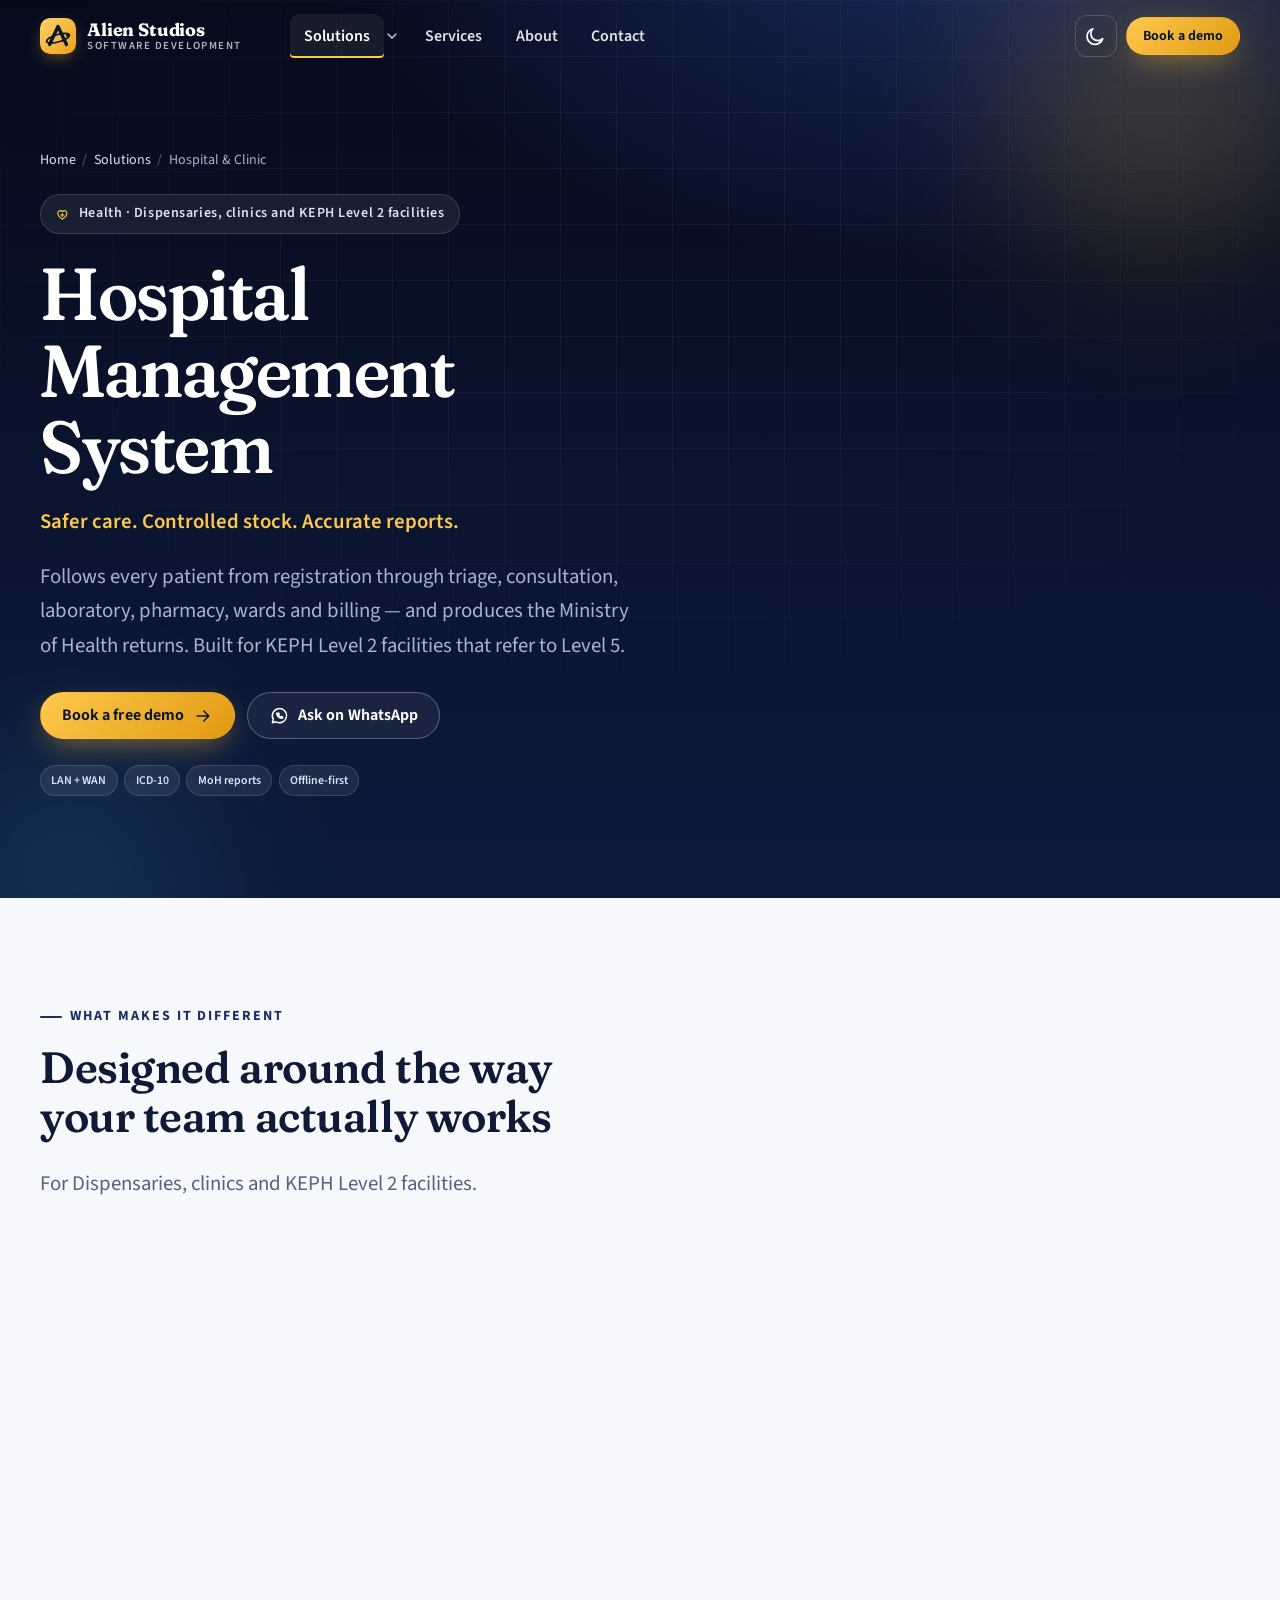
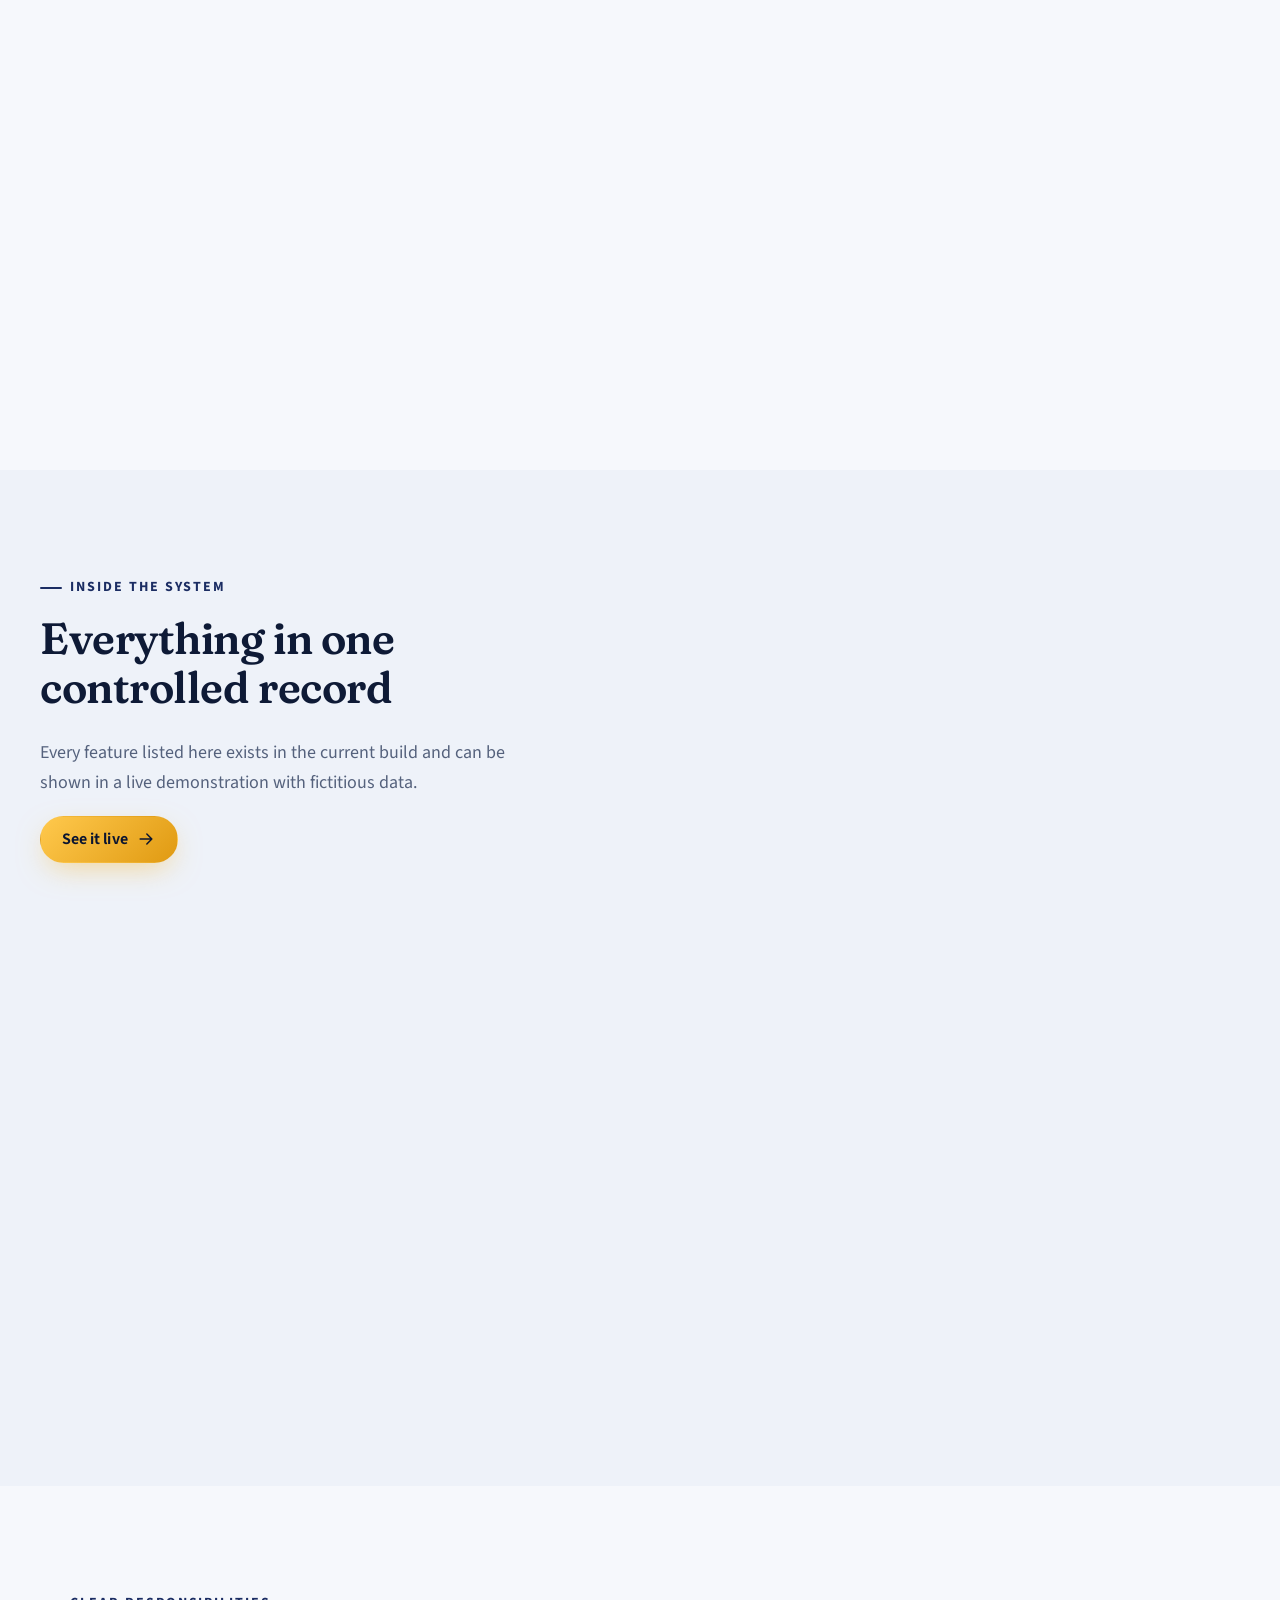
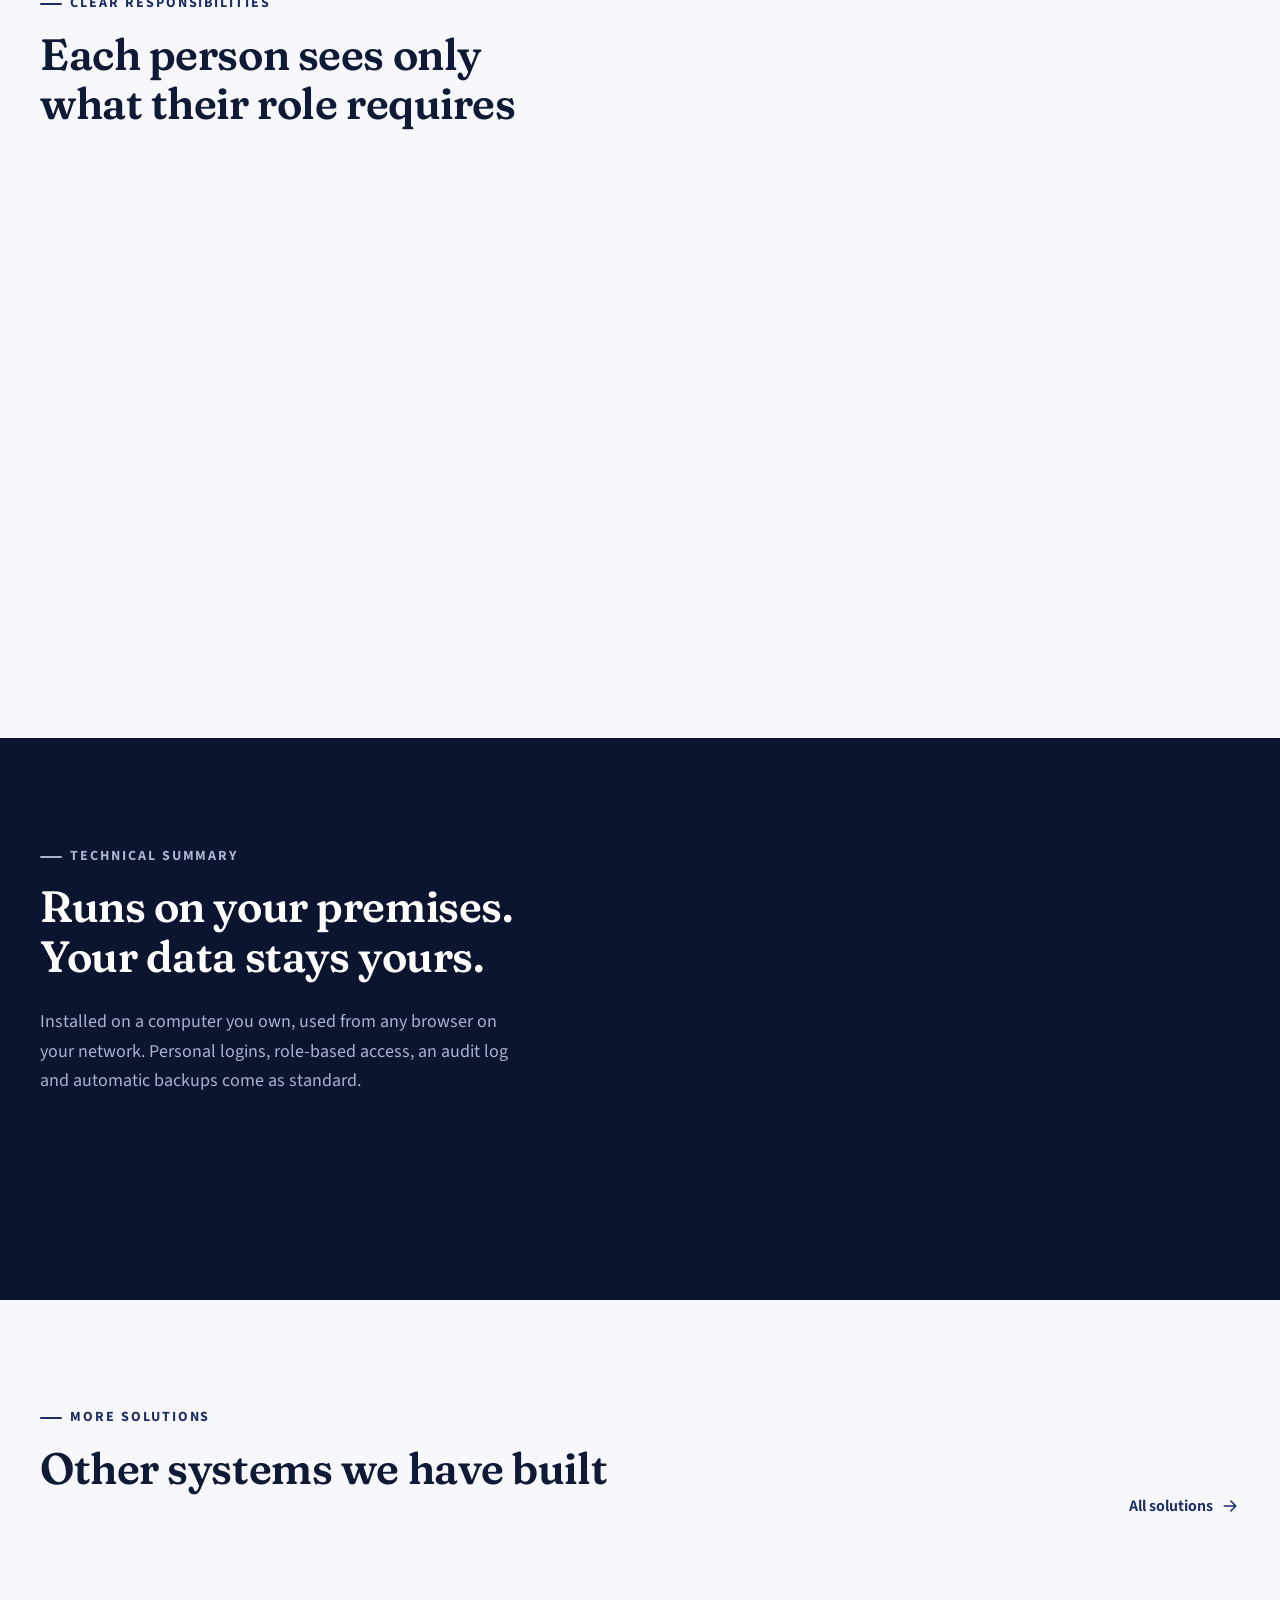
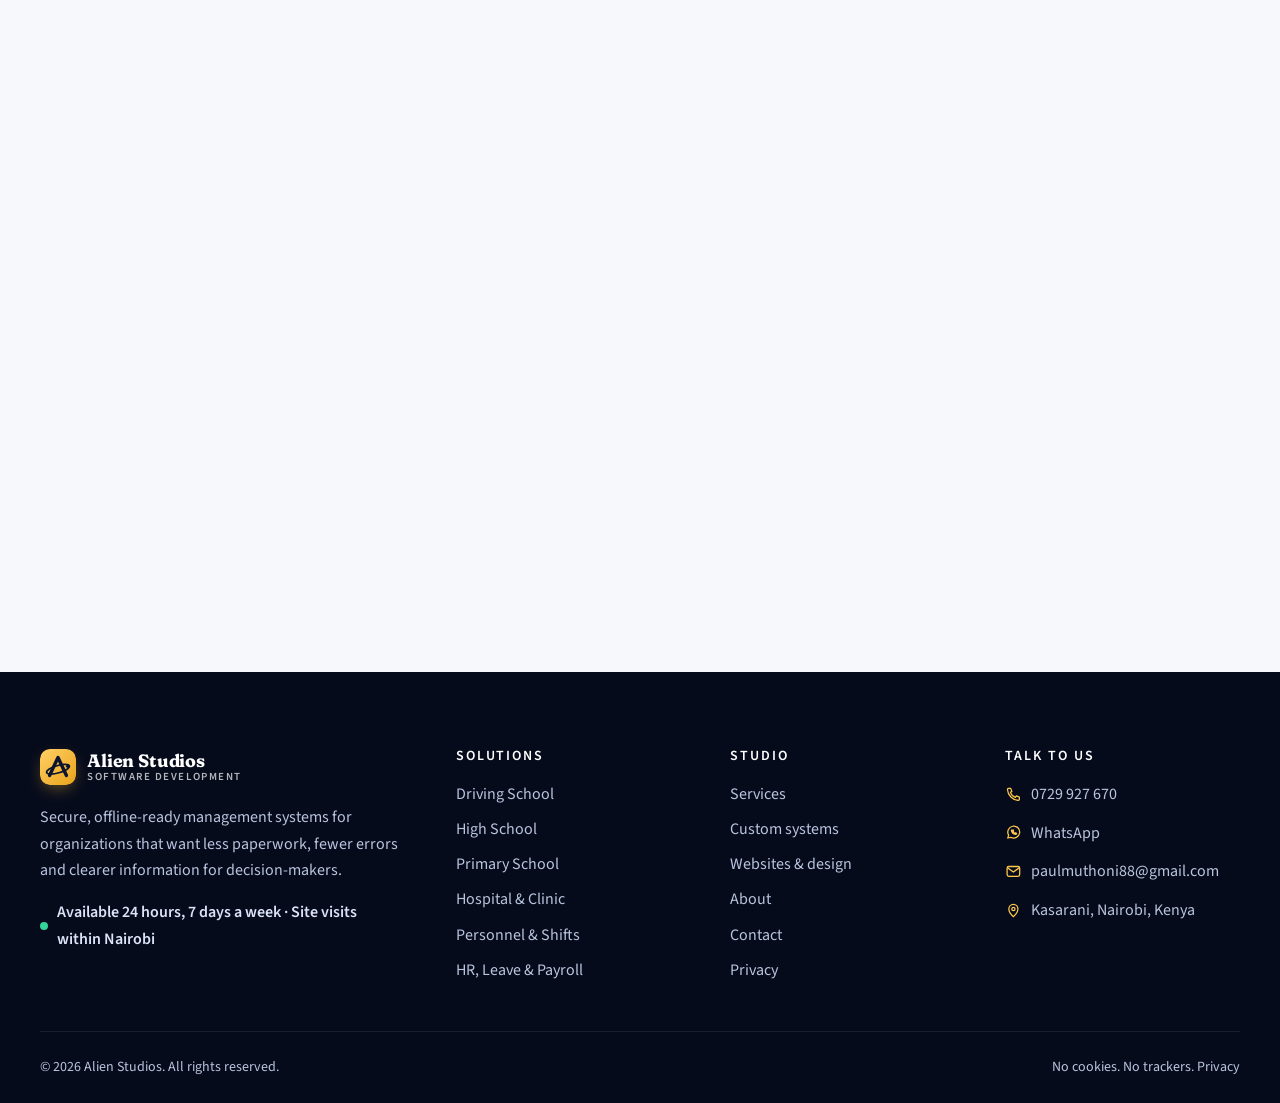
<file: solutions/hospital/index.html>
<!DOCTYPE html>
<html lang="en-KE" class="no-js" data-theme="light">
<head>
  <meta charset="utf-8">
  <meta name="viewport" content="width=device-width, initial-scale=1, viewport-fit=cover">
  <meta http-equiv="Content-Security-Policy" content="default-src 'self'; script-src 'self'; style-src 'self'; img-src 'self' data:; font-src 'self'; connect-src 'self'; manifest-src 'self'; media-src 'none'; object-src 'none'; frame-src 'none'; worker-src 'none'; base-uri 'self'; form-action 'self' mailto:">
  <meta name="referrer" content="strict-origin-when-cross-origin">
  <title>Hospital Management System | Alien Studios</title>
  <meta name="description" content="Follows every patient from registration through triage, consultation, laboratory, pharmacy, wards and billing — and produces the Ministry of Health…">
  <meta name="robots" content="index, follow">
  <meta name="author" content="Paul Muthoni, Alien Studios">
  <link rel="canonical" href="https://paulmuthoni88-coder.github.io/alien-studios-website/solutions/hospital/">
  <meta name="theme-color" content="#0B1530">
  <meta name="color-scheme" content="light dark">
  <meta property="og:type" content="product">
  <meta property="og:site_name" content="Alien Studios">
  <meta property="og:locale" content="en_KE">
  <meta property="og:title" content="Hospital Management System | Alien Studios">
  <meta property="og:description" content="Follows every patient from registration through triage, consultation, laboratory, pharmacy, wards and billing — and produces the Ministry of Health…">
  <meta property="og:url" content="https://paulmuthoni88-coder.github.io/alien-studios-website/solutions/hospital/">
  <meta property="og:image" content="https://paulmuthoni88-coder.github.io/alien-studios-website/assets/img/og-image.png">
  <meta property="og:image:width" content="1200">
  <meta property="og:image:height" content="630">
  <meta property="og:image:alt" content="Alien Studios — software built around how you work">
  <meta name="twitter:card" content="summary_large_image">
  <link rel="icon" href="../../assets/icons/favicon.svg" type="image/svg+xml">
  <link rel="icon" href="../../assets/icons/favicon-32.png" sizes="32x32" type="image/png">
  <link rel="apple-touch-icon" href="../../assets/icons/apple-touch-icon.png">
  <link rel="manifest" href="../../site.webmanifest">
  <link rel="preload" href="../../assets/fonts/source-sans-3-var.woff2" as="font" type="font/woff2" crossorigin>
  <link rel="preload" href="../../assets/fonts/fraunces-var.woff2" as="font" type="font/woff2" crossorigin>
  <link rel="stylesheet" href="../../assets/css/main.dc62662292.css">
  <script src="../../assets/js/theme.90586adb52.js"></script>
  <script src="../../assets/js/main.18a10257b5.js" defer></script>
  <script type="application/ld+json">{"@context":"https://schema.org","@graph":[{"@type":"ProfessionalService","@id":"https://paulmuthoni88-coder.github.io/alien-studios-website/#organization","name":"Alien Studios","url":"https://paulmuthoni88-coder.github.io/alien-studios-website/","description":"Alien Studios designs and builds secure, offline-ready management systems for schools, hospitals, HR and payroll, security units and growing businesses in Kenya.","email":"paulmuthoni88@gmail.com","telephone":"+254729927670","logo":"https://paulmuthoni88-coder.github.io/alien-studios-website/assets/icons/icon-512.png","image":"https://paulmuthoni88-coder.github.io/alien-studios-website/assets/img/og-image.png","founder":{"@type":"Person","name":"Paul Muthoni","jobTitle":"Lead Software Developer"},"address":{"@type":"PostalAddress","addressLocality":"Kasarani, Nairobi","addressCountry":"KE"},"areaServed":{"@type":"Country","name":"Kenya"},"openingHours":"Mo-Su 00:00-23:59","knowsAbout":["Management information systems","School management software","Hospital management software","Payroll software","M-Pesa integration","Web design","Graphic design"]},{"@type":"WebSite","@id":"https://paulmuthoni88-coder.github.io/alien-studios-website/#website","url":"https://paulmuthoni88-coder.github.io/alien-studios-website/","name":"Alien Studios","publisher":{"@id":"https://paulmuthoni88-coder.github.io/alien-studios-website/#organization"},"inLanguage":"en-KE"},{"@type":"BreadcrumbList","itemListElement":[{"@type":"ListItem","position":1,"name":"Home","item":"https://paulmuthoni88-coder.github.io/alien-studios-website/"},{"@type":"ListItem","position":2,"name":"Solutions","item":"https://paulmuthoni88-coder.github.io/alien-studios-website/solutions/"},{"@type":"ListItem","position":3,"name":"Hospital & Clinic","item":"https://paulmuthoni88-coder.github.io/alien-studios-website/solutions/hospital/"}]},{"@type":"SoftwareApplication","name":"Hospital Management System","applicationCategory":"BusinessApplication","operatingSystem":"Windows, any modern web browser","description":"Follows every patient from registration through triage, consultation, laboratory, pharmacy, wards and billing — and produces the Ministry of Health returns. Built for KEPH Level 2 facilities that refer to Level 5.","url":"https://paulmuthoni88-coder.github.io/alien-studios-website/solutions/hospital/","provider":{"@id":"https://paulmuthoni88-coder.github.io/alien-studios-website/#organization"},"featureList":["Master patient index: national ID, SHA number, next of kin, allergies, chronic conditions, duplicate warning","Visits and a live queue for OPD, emergency, ANC, PNC, MCH, FP and review","Consultation with ICD-10 diagnosis search and notifiable-disease alerts","Laboratory and imaging orders with results and abnormal flags","E-prescribing with allergy warnings; batch/expiry stock, FEFO dispensing and alerts","Wards: bed board, admissions, nursing notes, discharge summary and bed-day billing","Referrals to Level 3–6 with MOH 100 form, feedback slip and hub transfer","Billing: cash, M-Pesa, SHA, insurance and card; receipts; manager-approved waivers","Births and deaths; MOH 705, 204A, 711, 706 basis, IDSR summary and line list; audit log"]}]}</script>
</head>
<body>
  <a class="skip-link" href="#main">Skip to content</a>
  <header class="site-header" data-header>
  <div class="container site-header__inner">
    <a class="brand" href="../../" aria-label="Alien Studios — home"><span class="brand__mark"><img src="../../assets/img/logo-mark.svg" alt="" width="36" height="36"></span><span class="brand__text"><strong>Alien Studios</strong><small>Software development</small></span>
</a>
    <nav class="nav" id="site-nav" aria-label="Main" data-nav>
      <ul class="nav__list">
        <li class="nav__item nav__item--mega">
          <a class="nav__link" href="../../solutions/" aria-current="page">Solutions</a>
          <button class="nav__expand" type="button" aria-expanded="false" aria-controls="mega-solutions" data-mega-toggle><span class="sr-only">Show the solutions menu</span><svg viewBox="0 0 24 24" width="16" height="16" fill="none" stroke="currentColor" stroke-width="2" stroke-linecap="round" stroke-linejoin="round" aria-hidden="true" focusable="false"><path d="m6 9 6 6 6-6"/></svg></button>
          <div class="mega" id="mega-solutions" data-mega>
            <div class="mega__grid">
              <a class="mega__link" href="../../solutions/driving-school/"><span class="icon-badge icon-badge--sm"><svg class="icon" viewBox="0 0 24 24" width="24" height="24" fill="none" stroke="currentColor" stroke-width="1.8" stroke-linecap="round" stroke-linejoin="round" aria-hidden="true" focusable="false"><circle cx="12" cy="12" r="9"/><circle cx="12" cy="12" r="2.5"/><path d="M12 14.5V21M9.6 11.3 3.3 9.8M14.4 11.3l6.3-1.5"/></svg></span><span><b>Driving School</b><small>Lessons, fleet, fees, M-Pesa</small></span></a>
              <a class="mega__link" href="../../solutions/high-school/"><span class="icon-badge icon-badge--sm"><svg class="icon" viewBox="0 0 24 24" width="24" height="24" fill="none" stroke="currentColor" stroke-width="1.8" stroke-linecap="round" stroke-linejoin="round" aria-hidden="true" focusable="false"><path d="m3 9 9-5 9 5-9 5-9-5Z"/><path d="M7 11.2V16c0 1.4 2.2 3 5 3s5-1.6 5-3v-4.8"/><path d="M21 9v6"/></svg></span><span><b>High School</b><small>Admissions, fees, CBC results</small></span></a>
              <a class="mega__link" href="../../solutions/primary-school/"><span class="icon-badge icon-badge--sm"><svg class="icon" viewBox="0 0 24 24" width="24" height="24" fill="none" stroke="currentColor" stroke-width="1.8" stroke-linecap="round" stroke-linejoin="round" aria-hidden="true" focusable="false"><path d="M4 5.5A2.5 2.5 0 0 1 6.5 3H20v15H6.5A2.5 2.5 0 0 0 4 20.5v-15Z"/><path d="M4 20.5A2.5 2.5 0 0 1 6.5 18H20v3H6.5"/><path d="M9 8h7M9 11.5h5"/></svg></span><span><b>Primary School</b><small>Vote heads, CBC, report cards</small></span></a>
              <a class="mega__link" href="../../solutions/hospital/"><span class="icon-badge icon-badge--sm"><svg class="icon" viewBox="0 0 24 24" width="24" height="24" fill="none" stroke="currentColor" stroke-width="1.8" stroke-linecap="round" stroke-linejoin="round" aria-hidden="true" focusable="false"><path d="M12 20s-7.5-4.4-7.5-10A4.3 4.3 0 0 1 12 7.4 4.3 4.3 0 0 1 19.5 10c0 5.6-7.5 10-7.5 10Z"/><path d="M12 10.5v5M9.5 13h5"/></svg></span><span><b>Hospital &amp; Clinic</b><small>Patients, pharmacy, MoH reports</small></span></a>
              <a class="mega__link" href="../../solutions/personnel-shift-leave/"><span class="icon-badge icon-badge--sm"><svg class="icon" viewBox="0 0 24 24" width="24" height="24" fill="none" stroke="currentColor" stroke-width="1.8" stroke-linecap="round" stroke-linejoin="round" aria-hidden="true" focusable="false"><path d="M12 3 4.5 6v5.5c0 4.6 3.2 8.2 7.5 9.5 4.3-1.3 7.5-4.9 7.5-9.5V6L12 3Z"/><path d="m9 12 2.2 2.2L15.5 10"/></svg></span><span><b>Personnel &amp; Shifts</b><small>Nominal roll, passes, briefs</small></span></a>
              <a class="mega__link" href="../../solutions/staff-leave-payroll/"><span class="icon-badge icon-badge--sm"><svg class="icon" viewBox="0 0 24 24" width="24" height="24" fill="none" stroke="currentColor" stroke-width="1.8" stroke-linecap="round" stroke-linejoin="round" aria-hidden="true" focusable="false"><rect x="3" y="5" width="18" height="14" rx="2.5"/><path d="M3 10h18"/><circle cx="12" cy="14.5" r="2"/><path d="M7 14.5h.01M17 14.5h.01"/></svg></span><span><b>HR, Leave &amp; Payroll</b><small>PAYE, NSSF, SHIF, payslips</small></span></a>
            </div>
            <a class="mega__foot" href="../../services/#custom">Need something else? We build custom systems <svg class="icon" viewBox="0 0 24 24" width="24" height="24" fill="none" stroke="currentColor" stroke-width="1.8" stroke-linecap="round" stroke-linejoin="round" aria-hidden="true" focusable="false"><path d="M5 12h14M13 6l6 6-6 6"/></svg></a>
          </div>
        </li>
        <li class="nav__item"><a class="nav__link" href="../../services/">Services</a></li>
        <li class="nav__item"><a class="nav__link" href="../../about/">About</a></li>
        <li class="nav__item"><a class="nav__link" href="../../contact/">Contact</a></li>
      </ul>
      <div class="nav__mobile-cta"><a class="btn btn--primary btn--block" href="../../contact/">Book a free demo</a><a class="btn btn--ghost btn--block" href="tel:+254729927670"><svg class="icon" viewBox="0 0 24 24" width="24" height="24" fill="none" stroke="currentColor" stroke-width="1.8" stroke-linecap="round" stroke-linejoin="round" aria-hidden="true" focusable="false"><path d="M5 3.5h3.2l1.6 4.2-2 1.4a11 11 0 0 0 7.1 7.1l1.4-2 4.2 1.6V19a1.5 1.5 0 0 1-1.6 1.5A16.5 16.5 0 0 1 3.5 5.1 1.5 1.5 0 0 1 5 3.5Z"/></svg> 0729 927 670</a></div>
    </nav>
    <div class="site-header__actions">
      <button class="icon-btn" type="button" data-theme-toggle aria-label="Switch to dark theme"><span class="theme-icon theme-icon--moon"><svg class="icon" viewBox="0 0 24 24" width="24" height="24" fill="none" stroke="currentColor" stroke-width="1.8" stroke-linecap="round" stroke-linejoin="round" aria-hidden="true" focusable="false"><path d="M20 14.5A8.5 8.5 0 1 1 9.5 4a7 7 0 0 0 10.5 10.5Z"/></svg></span><span class="theme-icon theme-icon--sun"><svg class="icon" viewBox="0 0 24 24" width="24" height="24" fill="none" stroke="currentColor" stroke-width="1.8" stroke-linecap="round" stroke-linejoin="round" aria-hidden="true" focusable="false"><circle cx="12" cy="12" r="4"/><path d="M12 2.5v2M12 19.5v2M2.5 12h2M19.5 12h2M5.3 5.3l1.4 1.4M17.3 17.3l1.4 1.4M18.7 5.3l-1.4 1.4M6.7 17.3l-1.4 1.4"/></svg></span></button>
      <a class="btn btn--primary btn--sm hide-mobile" href="../../contact/">Book a demo</a>
      <button class="icon-btn nav-toggle" type="button" aria-expanded="false" aria-controls="site-nav" data-nav-toggle><span class="sr-only">Menu</span><span class="nav-toggle__bars" aria-hidden="true"><i></i><i></i><i></i></span></button>
    </div>
  </div>
</header>

  <main id="main" tabindex="-1">

<section class="hero hero--product" aria-labelledby="page-title">
  <div class="hero__bg" aria-hidden="true"><div class="orb orb--1"></div><div class="orb orb--2"></div><div class="gridlines"></div></div>
  <div class="container hero__inner hero__inner--split">
    <div>
      <nav class="breadcrumb" aria-label="Breadcrumb"><ol><li><a href="../../">Home</a></li><li><a href="../../solutions/">Solutions</a></li><li aria-current="page">Hospital &amp; Clinic</li></ol></nav>
      <p class="eyebrow"><svg class="icon" viewBox="0 0 24 24" width="24" height="24" fill="none" stroke="currentColor" stroke-width="1.8" stroke-linecap="round" stroke-linejoin="round" aria-hidden="true" focusable="false"><path d="M12 20s-7.5-4.4-7.5-10A4.3 4.3 0 0 1 12 7.4 4.3 4.3 0 0 1 19.5 10c0 5.6-7.5 10-7.5 10Z"/><path d="M12 10.5v5M9.5 13h5"/></svg> Health · Dispensaries, clinics and KEPH Level 2 facilities</p>
      <h1 id="page-title" class="display">Hospital Management System</h1>
      <p class="lead accent-line">Safer care. Controlled stock. Accurate reports.</p>
      <p class="hero__sub">Follows every patient from registration through triage, consultation, laboratory, pharmacy, wards and billing — and produces the Ministry of Health returns. Built for KEPH Level 2 facilities that refer to Level 5.</p>
      <div class="actions">
        <a class="btn btn--primary" href="../../contact/?system=hospital">Book a free demo <svg class="icon" viewBox="0 0 24 24" width="24" height="24" fill="none" stroke="currentColor" stroke-width="1.8" stroke-linecap="round" stroke-linejoin="round" aria-hidden="true" focusable="false"><path d="M5 12h14M13 6l6 6-6 6"/></svg></a>
        <a class="btn btn--ghost" href="https://wa.me/254729927670?text=Hello%20Alien%20Studios%2C%20I%20would%20like%20a%20demonstration%20of%20the%20Hospital%20Management%20System." target="_blank" rel="noopener noreferrer"><svg class="icon" viewBox="0 0 24 24" width="24" height="24" fill="none" stroke="currentColor" stroke-width="1.8" stroke-linecap="round" stroke-linejoin="round" aria-hidden="true" focusable="false"><path d="M4 20l1.2-4.1A8.5 8.5 0 1 1 8.4 19L4 20Z"/><path d="M9.2 8.8c.2 2.9 2.9 5.6 5.9 6 .7 0 1.5-.8 1.4-1.4l-1.6-.8-.9.9a5.1 5.1 0 0 1-2.6-2.6l.9-.9-.8-1.6c-.6-.1-1.4.6-1.4 1.4"/></svg> Ask on WhatsApp</a>
      </div>
      <ul class="tag-list tag-list--light"><li>LAN + WAN</li><li>ICD-10</li><li>MoH reports</li><li>Offline-first</li></ul>
    </div>
    <div class="hero__visual reveal"><div class="mock" aria-hidden="true">
  <div class="mock__bar"><i></i><i></i><i></i><span>Hospital &amp; Clinic · dashboard</span></div>
  <div class="mock__body">
    <div class="mock__side"><span class="mock__logo"><svg class="icon" viewBox="0 0 24 24" width="24" height="24" fill="none" stroke="currentColor" stroke-width="1.8" stroke-linecap="round" stroke-linejoin="round" aria-hidden="true" focusable="false"><path d="M12 20s-7.5-4.4-7.5-10A4.3 4.3 0 0 1 12 7.4 4.3 4.3 0 0 1 19.5 10c0 5.6-7.5 10-7.5 10Z"/><path d="M12 10.5v5M9.5 13h5"/></svg></span><b></b><b></b><b class="on"></b><b></b><b></b></div>
    <div class="mock__main">
      <div class="mock__kpis"><div><small>Triage-priority queue</small><strong></strong></div><div><small>Pharmacy with FEFO</small><strong></strong></div><div><small>MoH reports in one click</small><strong></strong></div></div>
      <div class="mock__chart"><span></span><span></span><span></span><span></span><span></span><span></span><span></span><span></span><span></span><span></span></div>
      <div class="mock__rows"><div class="mock__row"><span class="mock__dot mock__dot--0"></span><span class="mock__line mock__line--w1"></span><span class="mock__chip">Administrator</span></div><div class="mock__row"><span class="mock__dot mock__dot--1"></span><span class="mock__line mock__line--w2"></span><span class="mock__chip">Clinician</span></div><div class="mock__row"><span class="mock__dot mock__dot--2"></span><span class="mock__line mock__line--w3"></span><span class="mock__chip">Nurse / Midwife</span></div><div class="mock__row"><span class="mock__dot mock__dot--3"></span><span class="mock__line mock__line--w1"></span><span class="mock__chip">Receptionist</span></div></div>
    </div>
  </div>
</div></div>
  </div>
</section>

<section class="section" aria-labelledby="h-highlights">
  <div class="container">
    <div class="section-head"><p class="kicker">What makes it different</p><h2 id="h-highlights">Designed around the way your team actually works</h2><p class="muted">For Dispensaries, clinics and KEPH Level 2 facilities.</p></div>
    <div class="grid grid--4"><div class="card feature reveal"><span class="feature__num">01</span><h3>Triage-priority queue</h3><p>RED / ORANGE / YELLOW / GREEN — critical patients first.</p></div><div class="card feature reveal"><span class="feature__num">02</span><h3>Pharmacy with FEFO</h3><p>Batches, expiries, low-stock alerts and allergy warnings.</p></div><div class="card feature reveal"><span class="feature__num">03</span><h3>MoH reports in one click</h3><p>MOH 705, 204A, 711 indicators and IDSR.</p></div><div class="card feature reveal"><span class="feature__num">04</span><h3>Referrals that arrive</h3><p>MOH 100 form plus electronic transfer, retried automatically.</p></div></div>
    <figure class="photo-banner reveal"><img class="photo" src="../../assets/img/photos/hospital-800.webp" srcset="../../assets/img/photos/hospital-800.webp 800w, ../../assets/img/photos/hospital-1600.webp 1600w" sizes="(max-width: 1240px) 100vw, 1200px" alt="A doctor in a white coat attending to a young patient at a clinic desk" width="1600" height="1067" loading="lazy" decoding="async"><figcaption><span class="photo-banner__kicker">Built for</span><strong>Dispensaries, clinics and KEPH Level 2 facilities</strong></figcaption></figure>
  </div>
</section>

<section class="section section--alt" aria-labelledby="h-features">
  <div class="container split">
    <div class="split__aside">
      <p class="kicker">Inside the system</p>
      <h2 id="h-features">Everything in one controlled record</h2>
      <p class="muted">Every feature listed here exists in the current build and can be shown in a live demonstration with fictitious data.</p>
      <a class="btn btn--primary" href="../../contact/?system=hospital">See it live <svg class="icon" viewBox="0 0 24 24" width="24" height="24" fill="none" stroke="currentColor" stroke-width="1.8" stroke-linecap="round" stroke-linejoin="round" aria-hidden="true" focusable="false"><path d="M5 12h14M13 6l6 6-6 6"/></svg></a>
    </div>
    <ul class="checklist"><li class="reveal"><svg class="icon" viewBox="0 0 24 24" width="24" height="24" fill="none" stroke="currentColor" stroke-width="1.8" stroke-linecap="round" stroke-linejoin="round" aria-hidden="true" focusable="false"><path d="m5 12.5 4.5 4.5L19 7.5"/></svg><span>Master patient index: national ID, SHA number, next of kin, allergies, chronic conditions, duplicate warning</span></li><li class="reveal"><svg class="icon" viewBox="0 0 24 24" width="24" height="24" fill="none" stroke="currentColor" stroke-width="1.8" stroke-linecap="round" stroke-linejoin="round" aria-hidden="true" focusable="false"><path d="m5 12.5 4.5 4.5L19 7.5"/></svg><span>Visits and a live queue for OPD, emergency, ANC, PNC, MCH, FP and review</span></li><li class="reveal"><svg class="icon" viewBox="0 0 24 24" width="24" height="24" fill="none" stroke="currentColor" stroke-width="1.8" stroke-linecap="round" stroke-linejoin="round" aria-hidden="true" focusable="false"><path d="m5 12.5 4.5 4.5L19 7.5"/></svg><span>Consultation with ICD-10 diagnosis search and notifiable-disease alerts</span></li><li class="reveal"><svg class="icon" viewBox="0 0 24 24" width="24" height="24" fill="none" stroke="currentColor" stroke-width="1.8" stroke-linecap="round" stroke-linejoin="round" aria-hidden="true" focusable="false"><path d="m5 12.5 4.5 4.5L19 7.5"/></svg><span>Laboratory and imaging orders with results and abnormal flags</span></li><li class="reveal"><svg class="icon" viewBox="0 0 24 24" width="24" height="24" fill="none" stroke="currentColor" stroke-width="1.8" stroke-linecap="round" stroke-linejoin="round" aria-hidden="true" focusable="false"><path d="m5 12.5 4.5 4.5L19 7.5"/></svg><span>E-prescribing with allergy warnings; batch/expiry stock, FEFO dispensing and alerts</span></li><li class="reveal"><svg class="icon" viewBox="0 0 24 24" width="24" height="24" fill="none" stroke="currentColor" stroke-width="1.8" stroke-linecap="round" stroke-linejoin="round" aria-hidden="true" focusable="false"><path d="m5 12.5 4.5 4.5L19 7.5"/></svg><span>Wards: bed board, admissions, nursing notes, discharge summary and bed-day billing</span></li><li class="reveal"><svg class="icon" viewBox="0 0 24 24" width="24" height="24" fill="none" stroke="currentColor" stroke-width="1.8" stroke-linecap="round" stroke-linejoin="round" aria-hidden="true" focusable="false"><path d="m5 12.5 4.5 4.5L19 7.5"/></svg><span>Referrals to Level 3–6 with MOH 100 form, feedback slip and hub transfer</span></li><li class="reveal"><svg class="icon" viewBox="0 0 24 24" width="24" height="24" fill="none" stroke="currentColor" stroke-width="1.8" stroke-linecap="round" stroke-linejoin="round" aria-hidden="true" focusable="false"><path d="m5 12.5 4.5 4.5L19 7.5"/></svg><span>Billing: cash, M-Pesa, SHA, insurance and card; receipts; manager-approved waivers</span></li><li class="reveal"><svg class="icon" viewBox="0 0 24 24" width="24" height="24" fill="none" stroke="currentColor" stroke-width="1.8" stroke-linecap="round" stroke-linejoin="round" aria-hidden="true" focusable="false"><path d="m5 12.5 4.5 4.5L19 7.5"/></svg><span>Births and deaths; MOH 705, 204A, 711, 706 basis, IDSR summary and line list; audit log</span></li></ul>
  </div>
</section>

<section class="section" aria-labelledby="h-roles">
  <div class="container">
    <div class="section-head"><p class="kicker">Clear responsibilities</p><h2 id="h-roles">Each person sees only what their role requires</h2></div>
    <div class="table-wrap reveal"><table class="table"><caption class="sr-only">Roles and access in the Hospital Management System</caption><thead><tr><th scope="col">Role</th><th scope="col">What they do</th></tr></thead>
    <tbody><tr><th scope="row">Administrator</th><td>Users, prices and catalogue, audit log, backups</td></tr><tr><th scope="row">Clinician</th><td>Consult, diagnose, order, prescribe, admit, refer</td></tr><tr><th scope="row">Nurse / Midwife</th><td>Triage, ward notes, admissions, births</td></tr><tr><th scope="row">Receptionist</th><td>Register patients and open visits</td></tr><tr><th scope="row">Lab / Pharmacy</th><td>Results; dispensing and stock</td></tr><tr><th scope="row">Cashier</th><td>Invoices and payments</td></tr><tr><th scope="row">Records / Manager</th><td>Registers, reports, waiver approval</td></tr></tbody></table></div>
  </div>
</section>

<section class="section section--dark" aria-labelledby="h-deploy">
  <div class="container split">
    <div class="split__aside">
      <p class="kicker kicker--gold">Technical summary</p>
      <h2 id="h-deploy">Runs on your premises. Your data stays yours.</h2>
      <p>Installed on a computer you own, used from any browser on your network. Personal logins, role-based access, an audit log and automatic backups come as standard.</p>
    </div>
    <dl class="spec"><div class="spec__row reveal"><dt>Runs on</dt><dd>One server PC on the facility LAN; optional VPN/HTTPS for remote access</dd></div><div class="spec__row reveal"><dt>Internet</dt><dd>Not needed for daily work</dd></div><div class="spec__row reveal"><dt>Stack</dt><dd>Node.js with an embedded SQLite database — no third-party packages</dd></div><div class="spec__row reveal"><dt>Capacity</dt><dd>About 40 concurrent users on ordinary hardware</dd></div></dl>
  </div>
</section>

<section class="section" aria-labelledby="h-more">
  <div class="container">
    <div class="section-head section-head--row"><div><p class="kicker">More solutions</p><h2 id="h-more">Other systems we have built</h2></div><a class="link-arrow" href="../../solutions/">All solutions <svg class="icon" viewBox="0 0 24 24" width="24" height="24" fill="none" stroke="currentColor" stroke-width="1.8" stroke-linecap="round" stroke-linejoin="round" aria-hidden="true" focusable="false"><path d="M5 12h14M13 6l6 6-6 6"/></svg></a></div>
    <div class="grid grid--3"><article class="card product-card reveal" data-sector="Education" data-index="0">
  <div class="product-card__media"><img class="photo" src="../../assets/img/photos/driving-800.webp" srcset="../../assets/img/photos/driving-800.webp 800w, ../../assets/img/photos/driving-1600.webp 1600w" sizes="(max-width: 640px) 100vw, (max-width: 1000px) 50vw, 400px" alt="A driving instructor with a clipboard guiding a learner beside a car" width="1600" height="1067" loading="lazy" decoding="async"></div>
  <div class="product-card__top"><span class="icon-badge"><svg class="icon" viewBox="0 0 24 24" width="24" height="24" fill="none" stroke="currentColor" stroke-width="1.8" stroke-linecap="round" stroke-linejoin="round" aria-hidden="true" focusable="false"><circle cx="12" cy="12" r="9"/><circle cx="12" cy="12" r="2.5"/><path d="M12 14.5V21M9.6 11.3 3.3 9.8M14.4 11.3l6.3-1.5"/></svg></span><span class="pill">Education</span></div>
  <h3 class="product-card__title"><a class="stretched" href="../../solutions/driving-school/">Driving School Management System</a></h3>
  <p class="product-card__text">Students, lesson bookings, instructors, vehicles, fees with M-Pesa and assessments in one place — with a portal where students see their own schedule and pay from their phone.</p>
  <ul class="tag-list"><li>LAN server</li><li>M-Pesa</li><li>Student portal</li><li>Offline-first</li></ul>
  <span class="link-arrow" aria-hidden="true">View system <svg class="icon" viewBox="0 0 24 24" width="24" height="24" fill="none" stroke="currentColor" stroke-width="1.8" stroke-linecap="round" stroke-linejoin="round" aria-hidden="true" focusable="false"><path d="M5 12h14M13 6l6 6-6 6"/></svg></span>
</article><article class="card product-card reveal" data-sector="Education" data-index="1">
  <div class="product-card__media"><img class="photo" src="../../assets/img/photos/highschool-800.webp" srcset="../../assets/img/photos/highschool-800.webp 800w, ../../assets/img/photos/highschool-1600.webp 1600w" sizes="(max-width: 640px) 100vw, (max-width: 1000px) 50vw, 400px" alt="Secondary school students in green uniforms writing in their exercise books" width="1600" height="1067" loading="lazy" decoding="async"></div>
  <div class="product-card__top"><span class="icon-badge"><svg class="icon" viewBox="0 0 24 24" width="24" height="24" fill="none" stroke="currentColor" stroke-width="1.8" stroke-linecap="round" stroke-linejoin="round" aria-hidden="true" focusable="false"><path d="m3 9 9-5 9 5-9 5-9-5Z"/><path d="M7 11.2V16c0 1.4 2.2 3 5 3s5-1.6 5-3v-4.8"/><path d="M21 9v6"/></svg></span><span class="pill">Education</span></div>
  <h3 class="product-card__title"><a class="stretched" href="../../solutions/high-school/">High School Management System</a></h3>
  <p class="product-card__text">Admissions, term billing and receipts, CBC exams and report cards, attendance, timetables and boarding for secondary and senior schools — on the school&#39;s own network.</p>
  <ul class="tag-list"><li>LAN server</li><li>CBC</li><li>Boarding</li><li>Offline</li></ul>
  <span class="link-arrow" aria-hidden="true">View system <svg class="icon" viewBox="0 0 24 24" width="24" height="24" fill="none" stroke="currentColor" stroke-width="1.8" stroke-linecap="round" stroke-linejoin="round" aria-hidden="true" focusable="false"><path d="M5 12h14M13 6l6 6-6 6"/></svg></span>
</article><article class="card product-card reveal" data-sector="Education" data-index="2">
  <div class="product-card__media"><img class="photo" src="../../assets/img/photos/primary-800.webp" srcset="../../assets/img/photos/primary-800.webp 800w, ../../assets/img/photos/primary-1600.webp 1600w" sizes="(max-width: 640px) 100vw, (max-width: 1000px) 50vw, 400px" alt="Young pupils in school uniform working together at a classroom table" width="1600" height="1067" loading="lazy" decoding="async"></div>
  <div class="product-card__top"><span class="icon-badge"><svg class="icon" viewBox="0 0 24 24" width="24" height="24" fill="none" stroke="currentColor" stroke-width="1.8" stroke-linecap="round" stroke-linejoin="round" aria-hidden="true" focusable="false"><path d="M4 5.5A2.5 2.5 0 0 1 6.5 3H20v15H6.5A2.5 2.5 0 0 0 4 20.5v-15Z"/><path d="M4 20.5A2.5 2.5 0 0 1 6.5 18H20v3H6.5"/><path d="M9 8h7M9 11.5h5"/></svg></span><span class="pill">Education</span></div>
  <h3 class="product-card__title"><a class="stretched" href="../../solutions/primary-school/">Primary School Management System</a></h3>
  <p class="product-card__text">An offline desktop system for pre-primary, primary and junior schools: learner records with guardian consent, vote-head fees and receipts, CBC assessment with approval, report cards, attendance and clubs.</p>
  <ul class="tag-list"><li>Desktop</li><li>CBC</li><li>Offline</li><li>Guardian consent</li></ul>
  <span class="link-arrow" aria-hidden="true">View system <svg class="icon" viewBox="0 0 24 24" width="24" height="24" fill="none" stroke="currentColor" stroke-width="1.8" stroke-linecap="round" stroke-linejoin="round" aria-hidden="true" focusable="false"><path d="M5 12h14M13 6l6 6-6 6"/></svg></span>
</article></div>
  </div>
</section>
  </main>
  <footer class="site-footer">
  <div class="container site-footer__grid">
    <div class="site-footer__brand">
      <a class="brand brand--light" href="../../" aria-label="Alien Studios — home"><span class="brand__mark"><img src="../../assets/img/logo-mark.svg" alt="" width="36" height="36"></span><span class="brand__text"><strong>Alien Studios</strong><small>Software development</small></span>
</a>
      <p>Secure, offline-ready management systems for organizations that want less paperwork, fewer errors and clearer information for decision-makers.</p>
      <p class="site-footer__avail"><span class="status-dot" aria-hidden="true"></span> Available 24 hours, 7 days a week · Site visits within Nairobi</p>
    </div>
    <nav aria-label="Solutions">
      <h2 class="site-footer__title">Solutions</h2>
      <ul>
        <li><a href="../../solutions/driving-school/">Driving School</a></li>
        <li><a href="../../solutions/high-school/">High School</a></li>
        <li><a href="../../solutions/primary-school/">Primary School</a></li>
        <li><a href="../../solutions/hospital/">Hospital &amp; Clinic</a></li>
        <li><a href="../../solutions/personnel-shift-leave/">Personnel &amp; Shifts</a></li>
        <li><a href="../../solutions/staff-leave-payroll/">HR, Leave &amp; Payroll</a></li>
      </ul>
    </nav>
    <nav aria-label="Studio">
      <h2 class="site-footer__title">Studio</h2>
      <ul>
        <li><a href="../../services/">Services</a></li>
        <li><a href="../../services/#custom">Custom systems</a></li>
        <li><a href="../../services/#design">Websites &amp; design</a></li>
        <li><a href="../../about/">About</a></li>
        <li><a href="../../contact/">Contact</a></li>
        <li><a href="../../privacy/">Privacy</a></li>
      </ul>
    </nav>
    <div>
      <h2 class="site-footer__title">Talk to us</h2>
      <ul class="contact-list">
        <li><a href="tel:+254729927670"><svg class="icon" viewBox="0 0 24 24" width="24" height="24" fill="none" stroke="currentColor" stroke-width="1.8" stroke-linecap="round" stroke-linejoin="round" aria-hidden="true" focusable="false"><path d="M5 3.5h3.2l1.6 4.2-2 1.4a11 11 0 0 0 7.1 7.1l1.4-2 4.2 1.6V19a1.5 1.5 0 0 1-1.6 1.5A16.5 16.5 0 0 1 3.5 5.1 1.5 1.5 0 0 1 5 3.5Z"/></svg> 0729 927 670</a></li>
        <li><a href="https://wa.me/254729927670?text=Hello%20Alien%20Studios%2C%20I%20would%20like%20to%20book%20a%20free%20demonstration." target="_blank" rel="noopener noreferrer"><svg class="icon" viewBox="0 0 24 24" width="24" height="24" fill="none" stroke="currentColor" stroke-width="1.8" stroke-linecap="round" stroke-linejoin="round" aria-hidden="true" focusable="false"><path d="M4 20l1.2-4.1A8.5 8.5 0 1 1 8.4 19L4 20Z"/><path d="M9.2 8.8c.2 2.9 2.9 5.6 5.9 6 .7 0 1.5-.8 1.4-1.4l-1.6-.8-.9.9a5.1 5.1 0 0 1-2.6-2.6l.9-.9-.8-1.6c-.6-.1-1.4.6-1.4 1.4"/></svg> WhatsApp</a></li>
        <li><a href="mailto:paulmuthoni88@gmail.com?subject=Enquiry%20from%20the%20Alien%20Studios%20website"><svg class="icon" viewBox="0 0 24 24" width="24" height="24" fill="none" stroke="currentColor" stroke-width="1.8" stroke-linecap="round" stroke-linejoin="round" aria-hidden="true" focusable="false"><rect x="3" y="5" width="18" height="14" rx="2.5"/><path d="m4 7 8 6 8-6"/></svg> paulmuthoni88@gmail.com</a></li>
        <li><span><svg class="icon" viewBox="0 0 24 24" width="24" height="24" fill="none" stroke="currentColor" stroke-width="1.8" stroke-linecap="round" stroke-linejoin="round" aria-hidden="true" focusable="false"><path d="M12 21s-6.5-5.6-6.5-11a6.5 6.5 0 0 1 13 0c0 5.4-6.5 11-6.5 11Z"/><circle cx="12" cy="10" r="2.3"/></svg> Kasarani, Nairobi, Kenya</span></li>
      </ul>
    </div>
  </div>
  <div class="container site-footer__bottom">
    <p>© 2026 Alien Studios. All rights reserved.</p>
    <p>No cookies. No trackers. <a href="../../privacy/">Privacy</a></p>
  </div>
</footer>

</body>
</html>
</file>
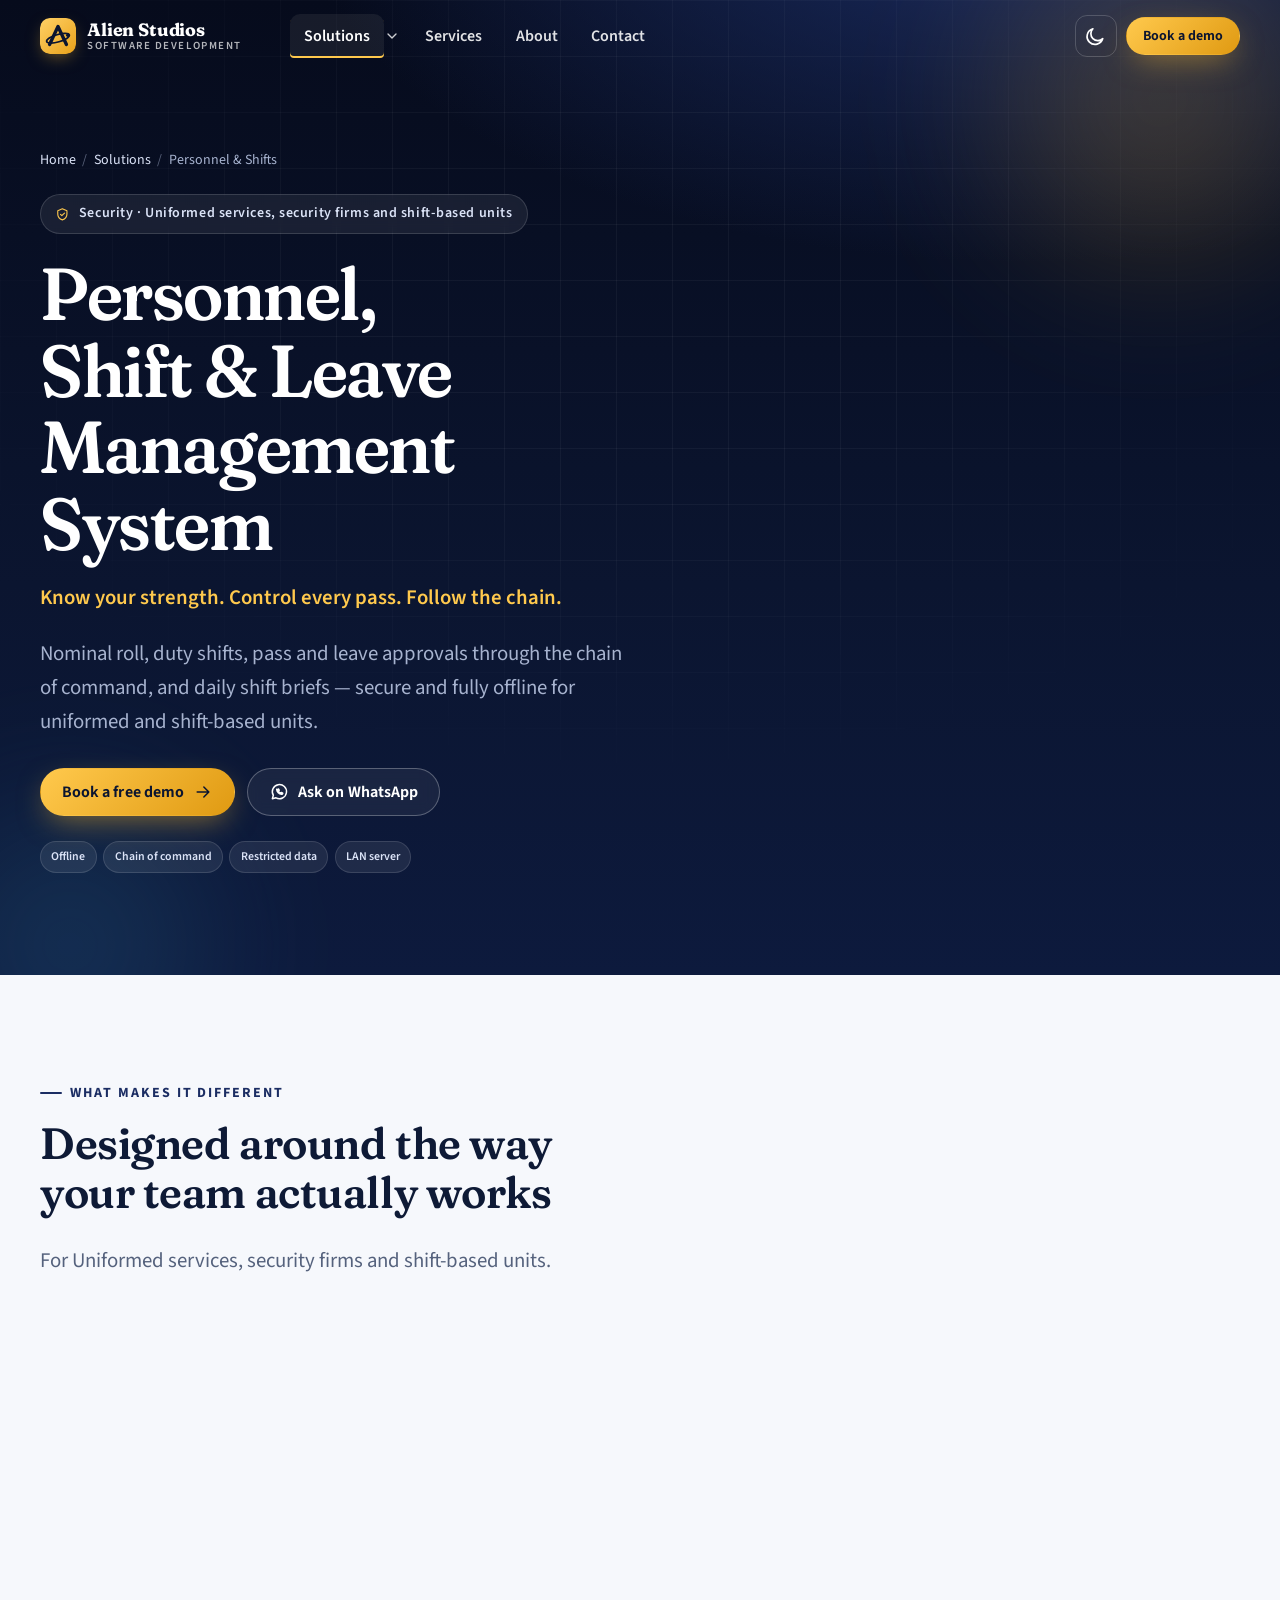
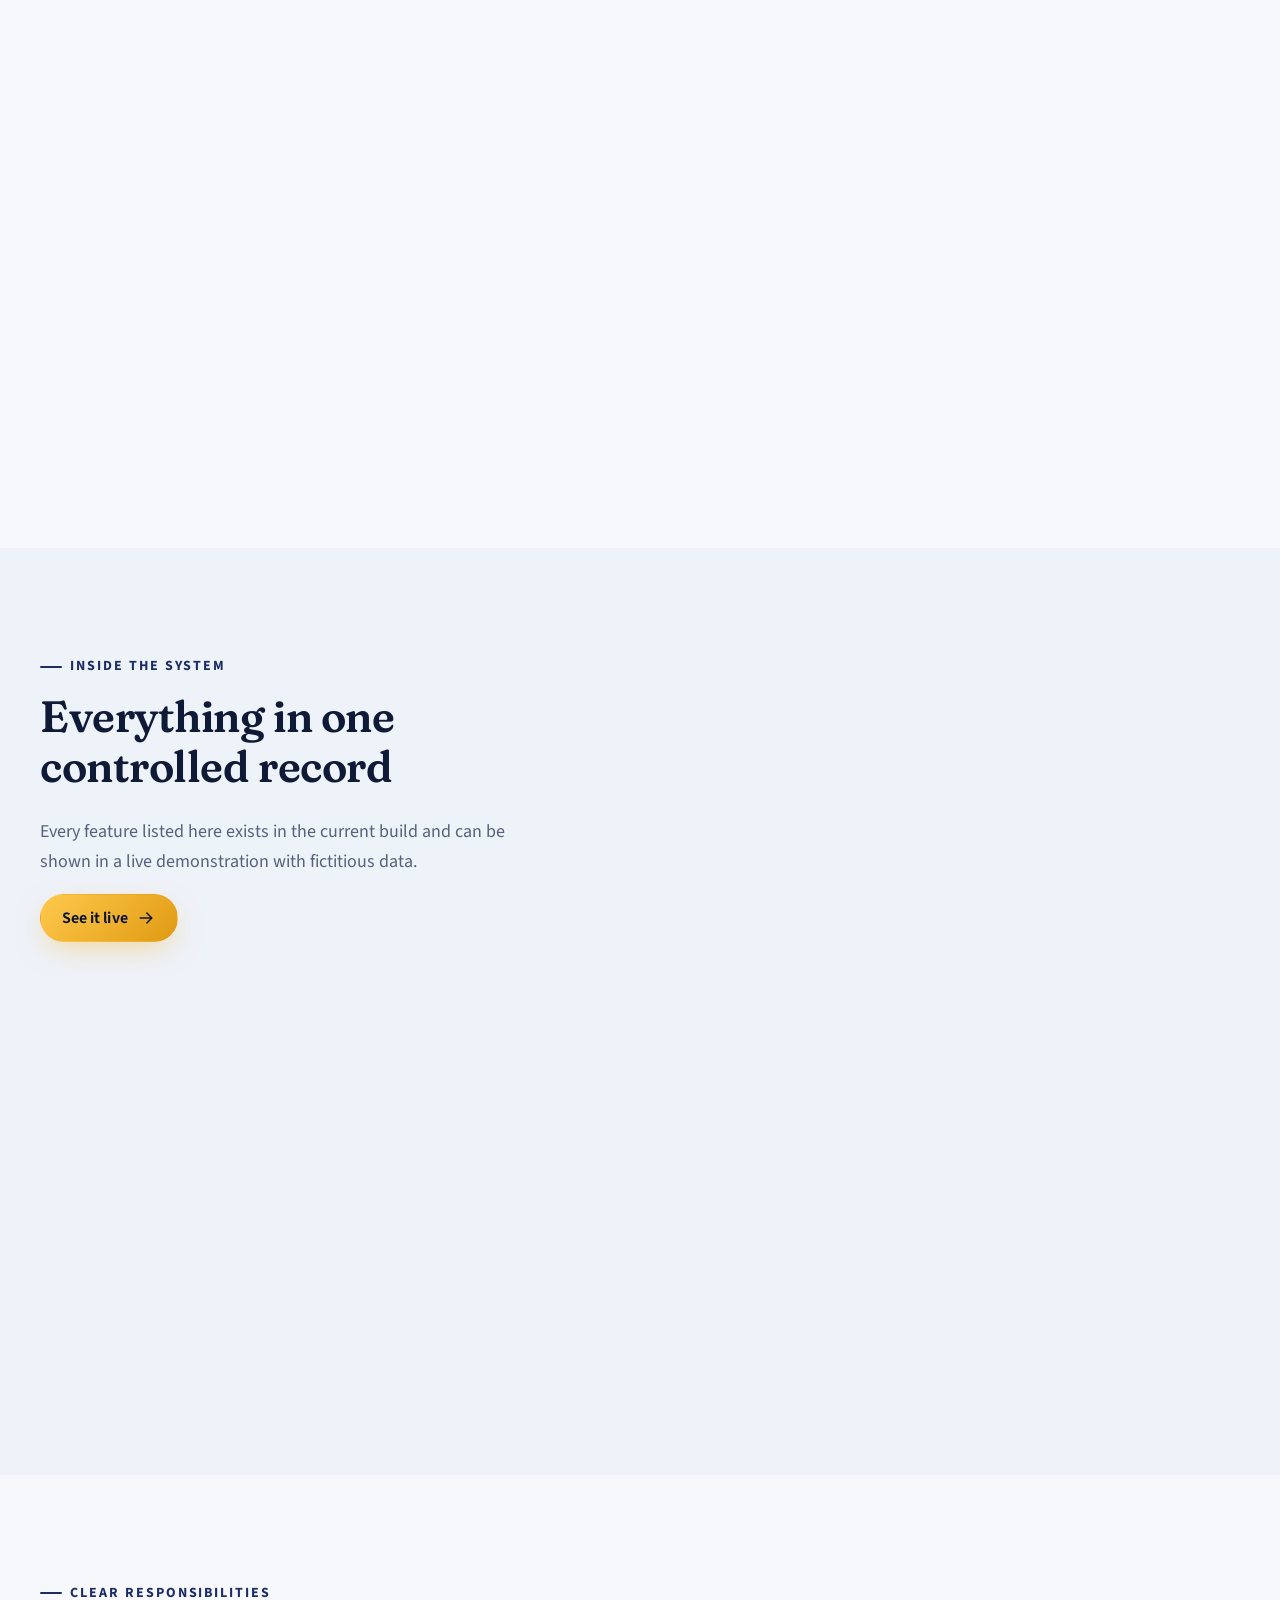
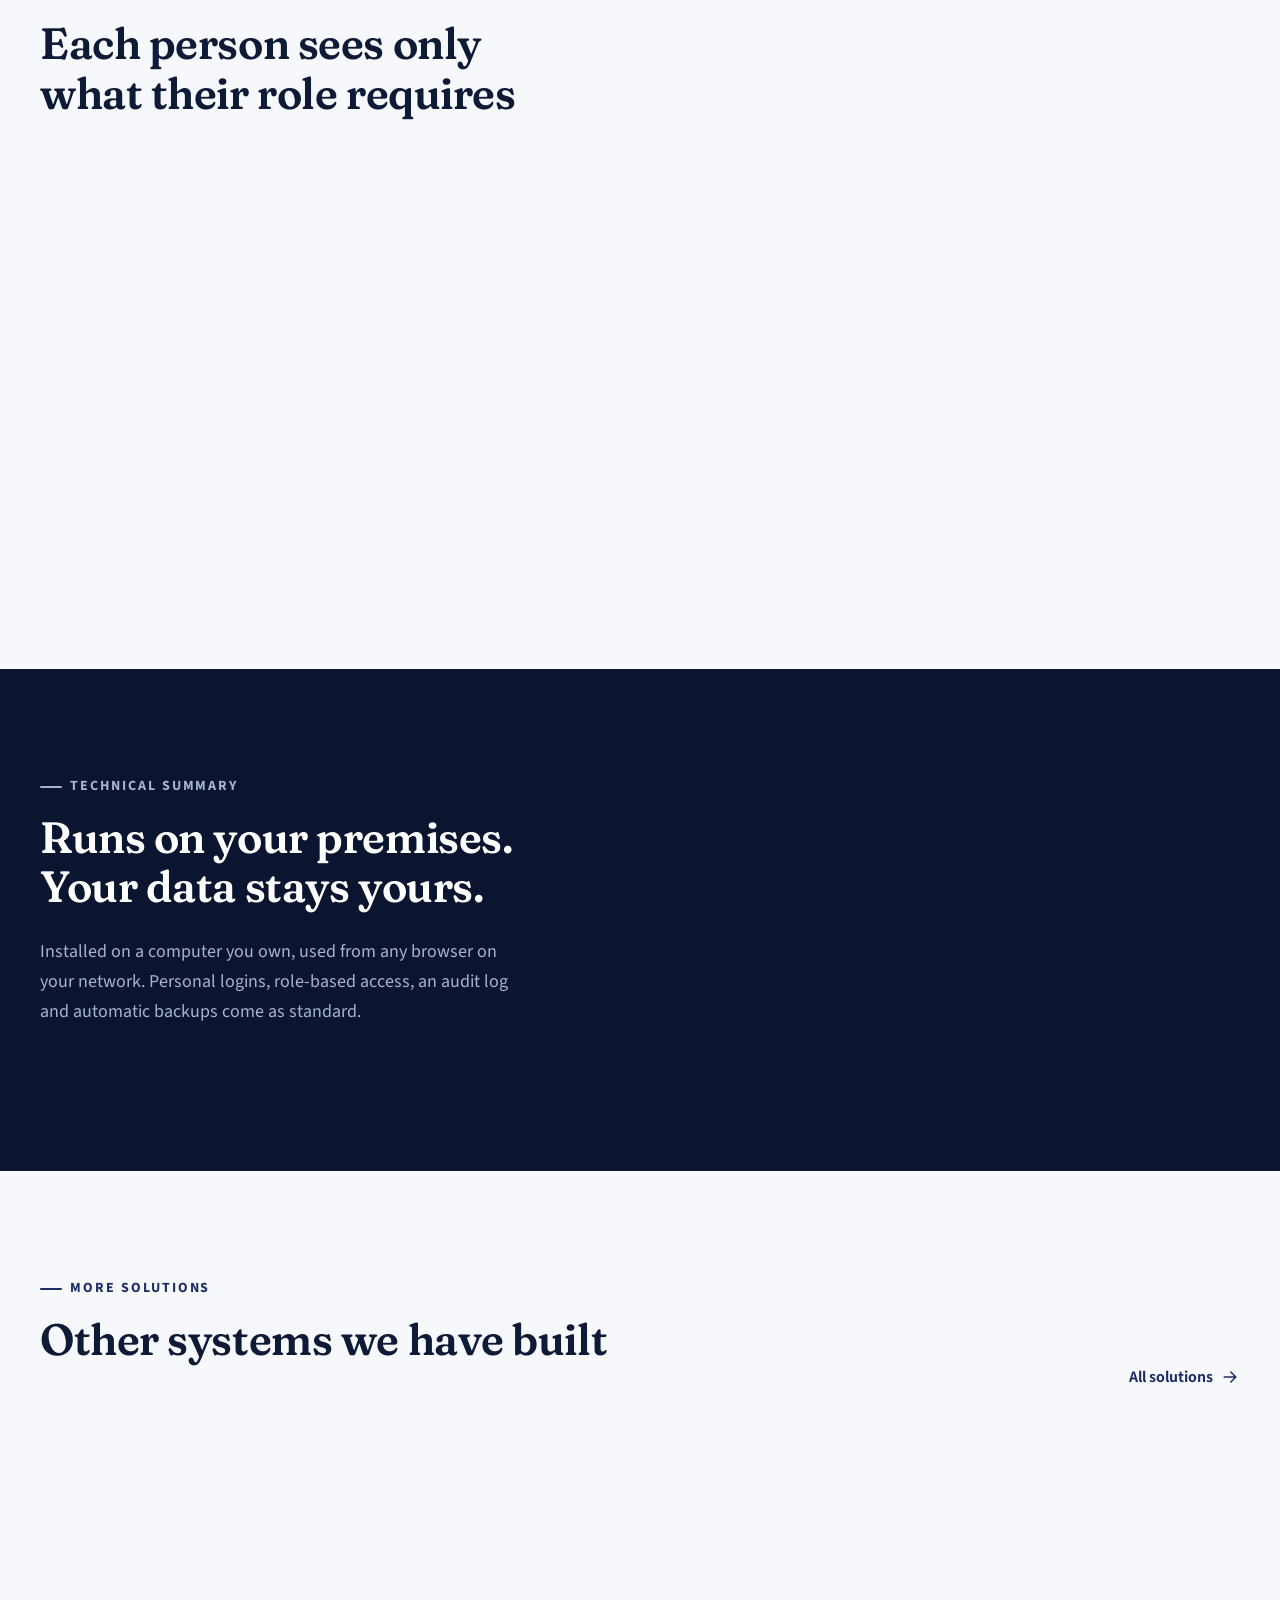
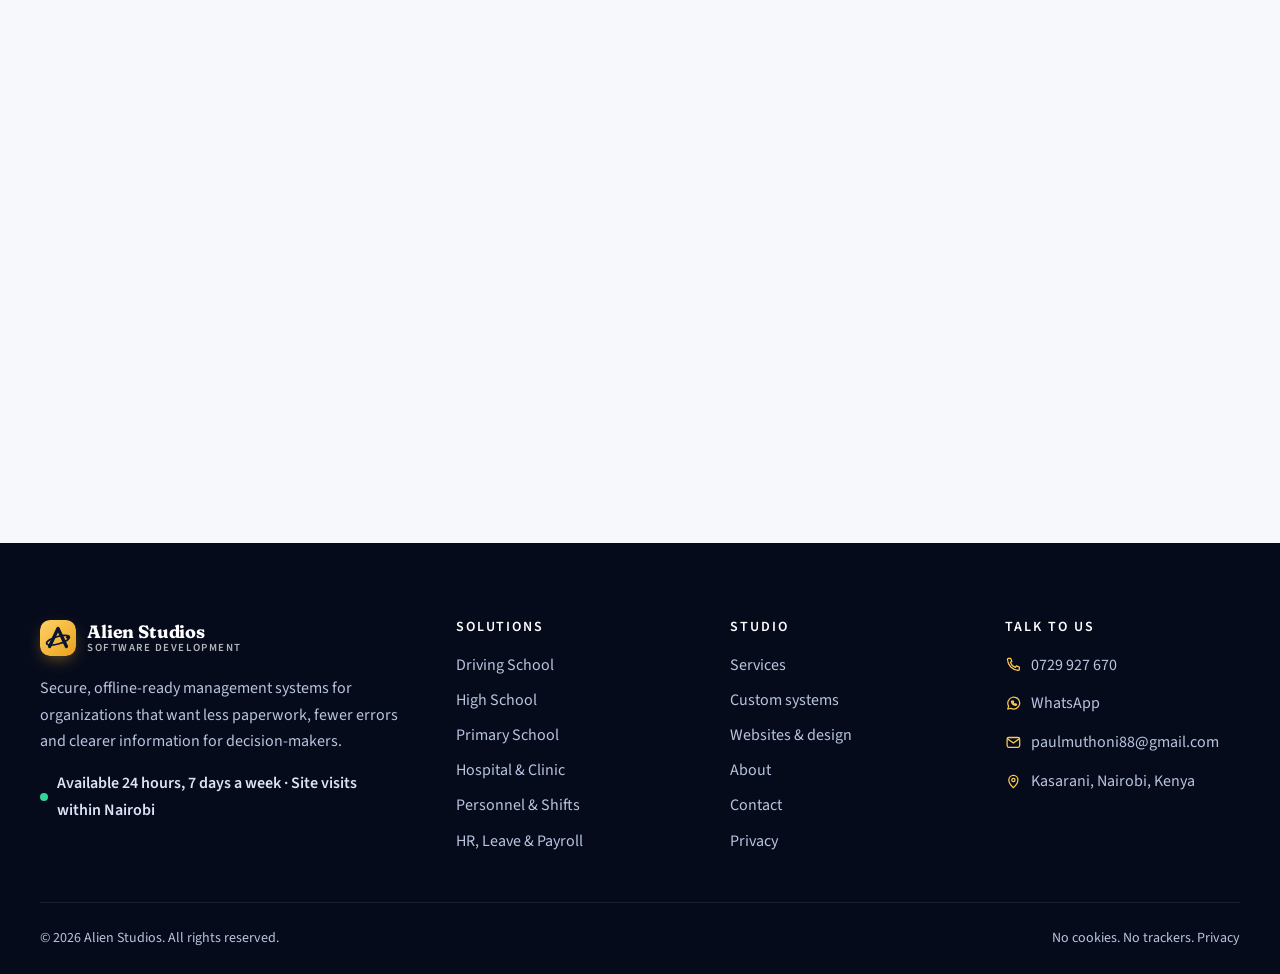
<file: solutions/personnel-shift-leave/index.html>
<!DOCTYPE html>
<html lang="en-KE" class="no-js" data-theme="light">
<head>
  <meta charset="utf-8">
  <meta name="viewport" content="width=device-width, initial-scale=1, viewport-fit=cover">
  <meta http-equiv="Content-Security-Policy" content="default-src 'self'; script-src 'self'; style-src 'self'; img-src 'self' data:; font-src 'self'; connect-src 'self'; manifest-src 'self'; media-src 'none'; object-src 'none'; frame-src 'none'; worker-src 'none'; base-uri 'self'; form-action 'self' mailto:">
  <meta name="referrer" content="strict-origin-when-cross-origin">
  <title>Personnel, Shift &amp; Leave Management System | Alien Studios</title>
  <meta name="description" content="Nominal roll, duty shifts, pass and leave approvals through the chain of command, and daily shift briefs — secure and fully offline for uniformed and…">
  <meta name="robots" content="index, follow">
  <meta name="author" content="Paul Muthoni, Alien Studios">
  <link rel="canonical" href="https://paulmuthoni88-coder.github.io/alien-studios-website/solutions/personnel-shift-leave/">
  <meta name="theme-color" content="#0B1530">
  <meta name="color-scheme" content="light dark">
  <meta property="og:type" content="product">
  <meta property="og:site_name" content="Alien Studios">
  <meta property="og:locale" content="en_KE">
  <meta property="og:title" content="Personnel, Shift &amp; Leave Management System | Alien Studios">
  <meta property="og:description" content="Nominal roll, duty shifts, pass and leave approvals through the chain of command, and daily shift briefs — secure and fully offline for uniformed and…">
  <meta property="og:url" content="https://paulmuthoni88-coder.github.io/alien-studios-website/solutions/personnel-shift-leave/">
  <meta property="og:image" content="https://paulmuthoni88-coder.github.io/alien-studios-website/assets/img/og-image.png">
  <meta property="og:image:width" content="1200">
  <meta property="og:image:height" content="630">
  <meta property="og:image:alt" content="Alien Studios — software built around how you work">
  <meta name="twitter:card" content="summary_large_image">
  <link rel="icon" href="../../assets/icons/favicon.svg" type="image/svg+xml">
  <link rel="icon" href="../../assets/icons/favicon-32.png" sizes="32x32" type="image/png">
  <link rel="apple-touch-icon" href="../../assets/icons/apple-touch-icon.png">
  <link rel="manifest" href="../../site.webmanifest">
  <link rel="preload" href="../../assets/fonts/source-sans-3-var.woff2" as="font" type="font/woff2" crossorigin>
  <link rel="preload" href="../../assets/fonts/fraunces-var.woff2" as="font" type="font/woff2" crossorigin>
  <link rel="stylesheet" href="../../assets/css/main.dc62662292.css">
  <script src="../../assets/js/theme.90586adb52.js"></script>
  <script src="../../assets/js/main.18a10257b5.js" defer></script>
  <script type="application/ld+json">{"@context":"https://schema.org","@graph":[{"@type":"ProfessionalService","@id":"https://paulmuthoni88-coder.github.io/alien-studios-website/#organization","name":"Alien Studios","url":"https://paulmuthoni88-coder.github.io/alien-studios-website/","description":"Alien Studios designs and builds secure, offline-ready management systems for schools, hospitals, HR and payroll, security units and growing businesses in Kenya.","email":"paulmuthoni88@gmail.com","telephone":"+254729927670","logo":"https://paulmuthoni88-coder.github.io/alien-studios-website/assets/icons/icon-512.png","image":"https://paulmuthoni88-coder.github.io/alien-studios-website/assets/img/og-image.png","founder":{"@type":"Person","name":"Paul Muthoni","jobTitle":"Lead Software Developer"},"address":{"@type":"PostalAddress","addressLocality":"Kasarani, Nairobi","addressCountry":"KE"},"areaServed":{"@type":"Country","name":"Kenya"},"openingHours":"Mo-Su 00:00-23:59","knowsAbout":["Management information systems","School management software","Hospital management software","Payroll software","M-Pesa integration","Web design","Graphic design"]},{"@type":"WebSite","@id":"https://paulmuthoni88-coder.github.io/alien-studios-website/#website","url":"https://paulmuthoni88-coder.github.io/alien-studios-website/","name":"Alien Studios","publisher":{"@id":"https://paulmuthoni88-coder.github.io/alien-studios-website/#organization"},"inLanguage":"en-KE"},{"@type":"BreadcrumbList","itemListElement":[{"@type":"ListItem","position":1,"name":"Home","item":"https://paulmuthoni88-coder.github.io/alien-studios-website/"},{"@type":"ListItem","position":2,"name":"Solutions","item":"https://paulmuthoni88-coder.github.io/alien-studios-website/solutions/"},{"@type":"ListItem","position":3,"name":"Personnel & Shifts","item":"https://paulmuthoni88-coder.github.io/alien-studios-website/solutions/personnel-shift-leave/"}]},{"@type":"SoftwareApplication","name":"Personnel, Shift & Leave Management System","applicationCategory":"BusinessApplication","operatingSystem":"Windows, any modern web browser","description":"Nominal roll, duty shifts, pass and leave approvals through the chain of command, and daily shift briefs — secure and fully offline for uniformed and shift-based units.","url":"https://paulmuthoni88-coder.github.io/alien-studios-website/solutions/personnel-shift-leave/","provider":{"@id":"https://paulmuthoni88-coder.github.io/alien-studios-website/#organization"},"featureList":["Nominal roll with service number, rank, shift, department and status; CSV import","Shift roster with the duty shift, its supervisor and available members","Pass and annual-leave applications with configurable eligibility rules","Multi-level approval with remarks; any level may reject","Printable pass and leave certificates after final approval","Shift briefs: supervisor → clerk (register number) → CSM → OC acknowledgement and direction","Classification marking on exports and printouts","Dashboard of strength, present, on pass and on leave","Audit log of every sign-in, approval, change and export; automatic backups"]}]}</script>
</head>
<body>
  <a class="skip-link" href="#main">Skip to content</a>
  <header class="site-header" data-header>
  <div class="container site-header__inner">
    <a class="brand" href="../../" aria-label="Alien Studios — home"><span class="brand__mark"><img src="../../assets/img/logo-mark.svg" alt="" width="36" height="36"></span><span class="brand__text"><strong>Alien Studios</strong><small>Software development</small></span>
</a>
    <nav class="nav" id="site-nav" aria-label="Main" data-nav>
      <ul class="nav__list">
        <li class="nav__item nav__item--mega">
          <a class="nav__link" href="../../solutions/" aria-current="page">Solutions</a>
          <button class="nav__expand" type="button" aria-expanded="false" aria-controls="mega-solutions" data-mega-toggle><span class="sr-only">Show the solutions menu</span><svg viewBox="0 0 24 24" width="16" height="16" fill="none" stroke="currentColor" stroke-width="2" stroke-linecap="round" stroke-linejoin="round" aria-hidden="true" focusable="false"><path d="m6 9 6 6 6-6"/></svg></button>
          <div class="mega" id="mega-solutions" data-mega>
            <div class="mega__grid">
              <a class="mega__link" href="../../solutions/driving-school/"><span class="icon-badge icon-badge--sm"><svg class="icon" viewBox="0 0 24 24" width="24" height="24" fill="none" stroke="currentColor" stroke-width="1.8" stroke-linecap="round" stroke-linejoin="round" aria-hidden="true" focusable="false"><circle cx="12" cy="12" r="9"/><circle cx="12" cy="12" r="2.5"/><path d="M12 14.5V21M9.6 11.3 3.3 9.8M14.4 11.3l6.3-1.5"/></svg></span><span><b>Driving School</b><small>Lessons, fleet, fees, M-Pesa</small></span></a>
              <a class="mega__link" href="../../solutions/high-school/"><span class="icon-badge icon-badge--sm"><svg class="icon" viewBox="0 0 24 24" width="24" height="24" fill="none" stroke="currentColor" stroke-width="1.8" stroke-linecap="round" stroke-linejoin="round" aria-hidden="true" focusable="false"><path d="m3 9 9-5 9 5-9 5-9-5Z"/><path d="M7 11.2V16c0 1.4 2.2 3 5 3s5-1.6 5-3v-4.8"/><path d="M21 9v6"/></svg></span><span><b>High School</b><small>Admissions, fees, CBC results</small></span></a>
              <a class="mega__link" href="../../solutions/primary-school/"><span class="icon-badge icon-badge--sm"><svg class="icon" viewBox="0 0 24 24" width="24" height="24" fill="none" stroke="currentColor" stroke-width="1.8" stroke-linecap="round" stroke-linejoin="round" aria-hidden="true" focusable="false"><path d="M4 5.5A2.5 2.5 0 0 1 6.5 3H20v15H6.5A2.5 2.5 0 0 0 4 20.5v-15Z"/><path d="M4 20.5A2.5 2.5 0 0 1 6.5 18H20v3H6.5"/><path d="M9 8h7M9 11.5h5"/></svg></span><span><b>Primary School</b><small>Vote heads, CBC, report cards</small></span></a>
              <a class="mega__link" href="../../solutions/hospital/"><span class="icon-badge icon-badge--sm"><svg class="icon" viewBox="0 0 24 24" width="24" height="24" fill="none" stroke="currentColor" stroke-width="1.8" stroke-linecap="round" stroke-linejoin="round" aria-hidden="true" focusable="false"><path d="M12 20s-7.5-4.4-7.5-10A4.3 4.3 0 0 1 12 7.4 4.3 4.3 0 0 1 19.5 10c0 5.6-7.5 10-7.5 10Z"/><path d="M12 10.5v5M9.5 13h5"/></svg></span><span><b>Hospital &amp; Clinic</b><small>Patients, pharmacy, MoH reports</small></span></a>
              <a class="mega__link" href="../../solutions/personnel-shift-leave/"><span class="icon-badge icon-badge--sm"><svg class="icon" viewBox="0 0 24 24" width="24" height="24" fill="none" stroke="currentColor" stroke-width="1.8" stroke-linecap="round" stroke-linejoin="round" aria-hidden="true" focusable="false"><path d="M12 3 4.5 6v5.5c0 4.6 3.2 8.2 7.5 9.5 4.3-1.3 7.5-4.9 7.5-9.5V6L12 3Z"/><path d="m9 12 2.2 2.2L15.5 10"/></svg></span><span><b>Personnel &amp; Shifts</b><small>Nominal roll, passes, briefs</small></span></a>
              <a class="mega__link" href="../../solutions/staff-leave-payroll/"><span class="icon-badge icon-badge--sm"><svg class="icon" viewBox="0 0 24 24" width="24" height="24" fill="none" stroke="currentColor" stroke-width="1.8" stroke-linecap="round" stroke-linejoin="round" aria-hidden="true" focusable="false"><rect x="3" y="5" width="18" height="14" rx="2.5"/><path d="M3 10h18"/><circle cx="12" cy="14.5" r="2"/><path d="M7 14.5h.01M17 14.5h.01"/></svg></span><span><b>HR, Leave &amp; Payroll</b><small>PAYE, NSSF, SHIF, payslips</small></span></a>
            </div>
            <a class="mega__foot" href="../../services/#custom">Need something else? We build custom systems <svg class="icon" viewBox="0 0 24 24" width="24" height="24" fill="none" stroke="currentColor" stroke-width="1.8" stroke-linecap="round" stroke-linejoin="round" aria-hidden="true" focusable="false"><path d="M5 12h14M13 6l6 6-6 6"/></svg></a>
          </div>
        </li>
        <li class="nav__item"><a class="nav__link" href="../../services/">Services</a></li>
        <li class="nav__item"><a class="nav__link" href="../../about/">About</a></li>
        <li class="nav__item"><a class="nav__link" href="../../contact/">Contact</a></li>
      </ul>
      <div class="nav__mobile-cta"><a class="btn btn--primary btn--block" href="../../contact/">Book a free demo</a><a class="btn btn--ghost btn--block" href="tel:+254729927670"><svg class="icon" viewBox="0 0 24 24" width="24" height="24" fill="none" stroke="currentColor" stroke-width="1.8" stroke-linecap="round" stroke-linejoin="round" aria-hidden="true" focusable="false"><path d="M5 3.5h3.2l1.6 4.2-2 1.4a11 11 0 0 0 7.1 7.1l1.4-2 4.2 1.6V19a1.5 1.5 0 0 1-1.6 1.5A16.5 16.5 0 0 1 3.5 5.1 1.5 1.5 0 0 1 5 3.5Z"/></svg> 0729 927 670</a></div>
    </nav>
    <div class="site-header__actions">
      <button class="icon-btn" type="button" data-theme-toggle aria-label="Switch to dark theme"><span class="theme-icon theme-icon--moon"><svg class="icon" viewBox="0 0 24 24" width="24" height="24" fill="none" stroke="currentColor" stroke-width="1.8" stroke-linecap="round" stroke-linejoin="round" aria-hidden="true" focusable="false"><path d="M20 14.5A8.5 8.5 0 1 1 9.5 4a7 7 0 0 0 10.5 10.5Z"/></svg></span><span class="theme-icon theme-icon--sun"><svg class="icon" viewBox="0 0 24 24" width="24" height="24" fill="none" stroke="currentColor" stroke-width="1.8" stroke-linecap="round" stroke-linejoin="round" aria-hidden="true" focusable="false"><circle cx="12" cy="12" r="4"/><path d="M12 2.5v2M12 19.5v2M2.5 12h2M19.5 12h2M5.3 5.3l1.4 1.4M17.3 17.3l1.4 1.4M18.7 5.3l-1.4 1.4M6.7 17.3l-1.4 1.4"/></svg></span></button>
      <a class="btn btn--primary btn--sm hide-mobile" href="../../contact/">Book a demo</a>
      <button class="icon-btn nav-toggle" type="button" aria-expanded="false" aria-controls="site-nav" data-nav-toggle><span class="sr-only">Menu</span><span class="nav-toggle__bars" aria-hidden="true"><i></i><i></i><i></i></span></button>
    </div>
  </div>
</header>

  <main id="main" tabindex="-1">

<section class="hero hero--product" aria-labelledby="page-title">
  <div class="hero__bg" aria-hidden="true"><div class="orb orb--1"></div><div class="orb orb--2"></div><div class="gridlines"></div></div>
  <div class="container hero__inner hero__inner--split">
    <div>
      <nav class="breadcrumb" aria-label="Breadcrumb"><ol><li><a href="../../">Home</a></li><li><a href="../../solutions/">Solutions</a></li><li aria-current="page">Personnel &amp; Shifts</li></ol></nav>
      <p class="eyebrow"><svg class="icon" viewBox="0 0 24 24" width="24" height="24" fill="none" stroke="currentColor" stroke-width="1.8" stroke-linecap="round" stroke-linejoin="round" aria-hidden="true" focusable="false"><path d="M12 3 4.5 6v5.5c0 4.6 3.2 8.2 7.5 9.5 4.3-1.3 7.5-4.9 7.5-9.5V6L12 3Z"/><path d="m9 12 2.2 2.2L15.5 10"/></svg> Security · Uniformed services, security firms and shift-based units</p>
      <h1 id="page-title" class="display">Personnel, Shift &amp; Leave Management System</h1>
      <p class="lead accent-line">Know your strength. Control every pass. Follow the chain.</p>
      <p class="hero__sub">Nominal roll, duty shifts, pass and leave approvals through the chain of command, and daily shift briefs — secure and fully offline for uniformed and shift-based units.</p>
      <div class="actions">
        <a class="btn btn--primary" href="../../contact/?system=personnel-shift-leave">Book a free demo <svg class="icon" viewBox="0 0 24 24" width="24" height="24" fill="none" stroke="currentColor" stroke-width="1.8" stroke-linecap="round" stroke-linejoin="round" aria-hidden="true" focusable="false"><path d="M5 12h14M13 6l6 6-6 6"/></svg></a>
        <a class="btn btn--ghost" href="https://wa.me/254729927670?text=Hello%20Alien%20Studios%2C%20I%20would%20like%20a%20demonstration%20of%20the%20Personnel%2C%20Shift%20%26%20Leave%20Management%20System." target="_blank" rel="noopener noreferrer"><svg class="icon" viewBox="0 0 24 24" width="24" height="24" fill="none" stroke="currentColor" stroke-width="1.8" stroke-linecap="round" stroke-linejoin="round" aria-hidden="true" focusable="false"><path d="M4 20l1.2-4.1A8.5 8.5 0 1 1 8.4 19L4 20Z"/><path d="M9.2 8.8c.2 2.9 2.9 5.6 5.9 6 .7 0 1.5-.8 1.4-1.4l-1.6-.8-.9.9a5.1 5.1 0 0 1-2.6-2.6l.9-.9-.8-1.6c-.6-.1-1.4.6-1.4 1.4"/></svg> Ask on WhatsApp</a>
      </div>
      <ul class="tag-list tag-list--light"><li>Offline</li><li>Chain of command</li><li>Restricted data</li><li>LAN server</li></ul>
    </div>
    <div class="hero__visual reveal"><div class="mock" aria-hidden="true">
  <div class="mock__bar"><i></i><i></i><i></i><span>Personnel &amp; Shifts · dashboard</span></div>
  <div class="mock__body">
    <div class="mock__side"><span class="mock__logo"><svg class="icon" viewBox="0 0 24 24" width="24" height="24" fill="none" stroke="currentColor" stroke-width="1.8" stroke-linecap="round" stroke-linejoin="round" aria-hidden="true" focusable="false"><path d="M12 3 4.5 6v5.5c0 4.6 3.2 8.2 7.5 9.5 4.3-1.3 7.5-4.9 7.5-9.5V6L12 3Z"/><path d="m9 12 2.2 2.2L15.5 10"/></svg></span><b></b><b></b><b class="on"></b><b></b><b></b></div>
    <div class="mock__main">
      <div class="mock__kpis"><div><small>Automatic eligibility</small><strong></strong></div><div><small>Chain of command</small><strong></strong></div><div><small>Daily shift briefs</small><strong></strong></div></div>
      <div class="mock__chart"><span></span><span></span><span></span><span></span><span></span><span></span><span></span><span></span><span></span><span></span></div>
      <div class="mock__rows"><div class="mock__row"><span class="mock__dot mock__dot--0"></span><span class="mock__line mock__line--w1"></span><span class="mock__chip">Member</span></div><div class="mock__row"><span class="mock__dot mock__dot--1"></span><span class="mock__line mock__line--w2"></span><span class="mock__chip">Shift Supervisor</span></div><div class="mock__row"><span class="mock__dot mock__dot--2"></span><span class="mock__line mock__line--w3"></span><span class="mock__chip">Clerk / CSM</span></div><div class="mock__row"><span class="mock__dot mock__dot--3"></span><span class="mock__line mock__line--w1"></span><span class="mock__chip">Yeoman</span></div></div>
    </div>
  </div>
</div></div>
  </div>
</section>

<section class="section" aria-labelledby="h-highlights">
  <div class="container">
    <div class="section-head"><p class="kicker">What makes it different</p><h2 id="h-highlights">Designed around the way your team actually works</h2><p class="muted">For Uniformed services, security firms and shift-based units.</p></div>
    <div class="grid grid--4"><div class="card feature reveal"><span class="feature__num">01</span><h3>Automatic eligibility</h3><p>Pass and leave rules checked before an application is sent.</p></div><div class="card feature reveal"><span class="feature__num">02</span><h3>Chain of command</h3><p>Supervisor → CSM → Yeoman → OC, every step time-stamped.</p></div><div class="card feature reveal"><span class="feature__num">03</span><h3>Daily shift briefs</h3><p>Recorded with register numbers and acknowledged by the commander.</p></div><div class="card feature reveal"><span class="feature__num">04</span><h3>Restricted information</h3><p>Personal details visible only to designated record holders.</p></div></div>
    <figure class="photo-banner reveal"><img class="photo" src="../../assets/img/photos/security-800.webp" srcset="../../assets/img/photos/security-800.webp 800w, ../../assets/img/photos/security-1600.webp 1600w" sizes="(max-width: 1240px) 100vw, 1200px" alt="A uniformed security officer in a high-visibility vest on patrol" width="1600" height="1067" loading="lazy" decoding="async"><figcaption><span class="photo-banner__kicker">Built for</span><strong>Uniformed services, security firms and shift-based units</strong></figcaption></figure>
  </div>
</section>

<section class="section section--alt" aria-labelledby="h-features">
  <div class="container split">
    <div class="split__aside">
      <p class="kicker">Inside the system</p>
      <h2 id="h-features">Everything in one controlled record</h2>
      <p class="muted">Every feature listed here exists in the current build and can be shown in a live demonstration with fictitious data.</p>
      <a class="btn btn--primary" href="../../contact/?system=personnel-shift-leave">See it live <svg class="icon" viewBox="0 0 24 24" width="24" height="24" fill="none" stroke="currentColor" stroke-width="1.8" stroke-linecap="round" stroke-linejoin="round" aria-hidden="true" focusable="false"><path d="M5 12h14M13 6l6 6-6 6"/></svg></a>
    </div>
    <ul class="checklist"><li class="reveal"><svg class="icon" viewBox="0 0 24 24" width="24" height="24" fill="none" stroke="currentColor" stroke-width="1.8" stroke-linecap="round" stroke-linejoin="round" aria-hidden="true" focusable="false"><path d="m5 12.5 4.5 4.5L19 7.5"/></svg><span>Nominal roll with service number, rank, shift, department and status; CSV import</span></li><li class="reveal"><svg class="icon" viewBox="0 0 24 24" width="24" height="24" fill="none" stroke="currentColor" stroke-width="1.8" stroke-linecap="round" stroke-linejoin="round" aria-hidden="true" focusable="false"><path d="m5 12.5 4.5 4.5L19 7.5"/></svg><span>Shift roster with the duty shift, its supervisor and available members</span></li><li class="reveal"><svg class="icon" viewBox="0 0 24 24" width="24" height="24" fill="none" stroke="currentColor" stroke-width="1.8" stroke-linecap="round" stroke-linejoin="round" aria-hidden="true" focusable="false"><path d="m5 12.5 4.5 4.5L19 7.5"/></svg><span>Pass and annual-leave applications with configurable eligibility rules</span></li><li class="reveal"><svg class="icon" viewBox="0 0 24 24" width="24" height="24" fill="none" stroke="currentColor" stroke-width="1.8" stroke-linecap="round" stroke-linejoin="round" aria-hidden="true" focusable="false"><path d="m5 12.5 4.5 4.5L19 7.5"/></svg><span>Multi-level approval with remarks; any level may reject</span></li><li class="reveal"><svg class="icon" viewBox="0 0 24 24" width="24" height="24" fill="none" stroke="currentColor" stroke-width="1.8" stroke-linecap="round" stroke-linejoin="round" aria-hidden="true" focusable="false"><path d="m5 12.5 4.5 4.5L19 7.5"/></svg><span>Printable pass and leave certificates after final approval</span></li><li class="reveal"><svg class="icon" viewBox="0 0 24 24" width="24" height="24" fill="none" stroke="currentColor" stroke-width="1.8" stroke-linecap="round" stroke-linejoin="round" aria-hidden="true" focusable="false"><path d="m5 12.5 4.5 4.5L19 7.5"/></svg><span>Shift briefs: supervisor → clerk (register number) → CSM → OC acknowledgement and direction</span></li><li class="reveal"><svg class="icon" viewBox="0 0 24 24" width="24" height="24" fill="none" stroke="currentColor" stroke-width="1.8" stroke-linecap="round" stroke-linejoin="round" aria-hidden="true" focusable="false"><path d="m5 12.5 4.5 4.5L19 7.5"/></svg><span>Classification marking on exports and printouts</span></li><li class="reveal"><svg class="icon" viewBox="0 0 24 24" width="24" height="24" fill="none" stroke="currentColor" stroke-width="1.8" stroke-linecap="round" stroke-linejoin="round" aria-hidden="true" focusable="false"><path d="m5 12.5 4.5 4.5L19 7.5"/></svg><span>Dashboard of strength, present, on pass and on leave</span></li><li class="reveal"><svg class="icon" viewBox="0 0 24 24" width="24" height="24" fill="none" stroke="currentColor" stroke-width="1.8" stroke-linecap="round" stroke-linejoin="round" aria-hidden="true" focusable="false"><path d="m5 12.5 4.5 4.5L19 7.5"/></svg><span>Audit log of every sign-in, approval, change and export; automatic backups</span></li></ul>
  </div>
</section>

<section class="section" aria-labelledby="h-roles">
  <div class="container">
    <div class="section-head"><p class="kicker">Clear responsibilities</p><h2 id="h-roles">Each person sees only what their role requires</h2></div>
    <div class="table-wrap reveal"><table class="table"><caption class="sr-only">Roles and access in the Personnel, Shift &amp; Leave Management System</caption><thead><tr><th scope="col">Role</th><th scope="col">What they do</th></tr></thead>
    <tbody><tr><th scope="row">Member</th><td>Applies for pass/leave and tracks own applications</td></tr><tr><th scope="row">Shift Supervisor</th><td>Recommends own shift&#39;s applications; prepares shift briefs</td></tr><tr><th scope="row">Clerk / CSM</th><td>Nominal roll and sensitive details; verification and brief approval</td></tr><tr><th scope="row">Yeoman</th><td>Reviews applications (dates and status) and reports</td></tr><tr><th scope="row">OC</th><td>Final approval and brief acknowledgement</td></tr><tr><th scope="row">Administrator</th><td>Accounts, settings and backups — no sensitive data</td></tr></tbody></table></div>
  </div>
</section>

<section class="section section--dark" aria-labelledby="h-deploy">
  <div class="container split">
    <div class="split__aside">
      <p class="kicker kicker--gold">Technical summary</p>
      <h2 id="h-deploy">Runs on your premises. Your data stays yours.</h2>
      <p>Installed on a computer you own, used from any browser on your network. Personal logins, role-based access, an audit log and automatic backups come as standard.</p>
    </div>
    <dl class="spec"><div class="spec__row reveal"><dt>Runs on</dt><dd>One server PC on the unit LAN; browsers on other PCs</dd></div><div class="spec__row reveal"><dt>Internet</dt><dd>Not needed — fully offline</dd></div><div class="spec__row reveal"><dt>Stack</dt><dd>Python 3 standard library and SQLite</dd></div><div class="spec__row reveal"><dt>Security</dt><dd>Lockout, 15-minute auto sign-out, optional HTTPS certificate</dd></div></dl>
  </div>
</section>

<section class="section" aria-labelledby="h-more">
  <div class="container">
    <div class="section-head section-head--row"><div><p class="kicker">More solutions</p><h2 id="h-more">Other systems we have built</h2></div><a class="link-arrow" href="../../solutions/">All solutions <svg class="icon" viewBox="0 0 24 24" width="24" height="24" fill="none" stroke="currentColor" stroke-width="1.8" stroke-linecap="round" stroke-linejoin="round" aria-hidden="true" focusable="false"><path d="M5 12h14M13 6l6 6-6 6"/></svg></a></div>
    <div class="grid grid--3"><article class="card product-card reveal" data-sector="Education" data-index="0">
  <div class="product-card__media"><img class="photo" src="../../assets/img/photos/driving-800.webp" srcset="../../assets/img/photos/driving-800.webp 800w, ../../assets/img/photos/driving-1600.webp 1600w" sizes="(max-width: 640px) 100vw, (max-width: 1000px) 50vw, 400px" alt="A driving instructor with a clipboard guiding a learner beside a car" width="1600" height="1067" loading="lazy" decoding="async"></div>
  <div class="product-card__top"><span class="icon-badge"><svg class="icon" viewBox="0 0 24 24" width="24" height="24" fill="none" stroke="currentColor" stroke-width="1.8" stroke-linecap="round" stroke-linejoin="round" aria-hidden="true" focusable="false"><circle cx="12" cy="12" r="9"/><circle cx="12" cy="12" r="2.5"/><path d="M12 14.5V21M9.6 11.3 3.3 9.8M14.4 11.3l6.3-1.5"/></svg></span><span class="pill">Education</span></div>
  <h3 class="product-card__title"><a class="stretched" href="../../solutions/driving-school/">Driving School Management System</a></h3>
  <p class="product-card__text">Students, lesson bookings, instructors, vehicles, fees with M-Pesa and assessments in one place — with a portal where students see their own schedule and pay from their phone.</p>
  <ul class="tag-list"><li>LAN server</li><li>M-Pesa</li><li>Student portal</li><li>Offline-first</li></ul>
  <span class="link-arrow" aria-hidden="true">View system <svg class="icon" viewBox="0 0 24 24" width="24" height="24" fill="none" stroke="currentColor" stroke-width="1.8" stroke-linecap="round" stroke-linejoin="round" aria-hidden="true" focusable="false"><path d="M5 12h14M13 6l6 6-6 6"/></svg></span>
</article><article class="card product-card reveal" data-sector="Education" data-index="1">
  <div class="product-card__media"><img class="photo" src="../../assets/img/photos/highschool-800.webp" srcset="../../assets/img/photos/highschool-800.webp 800w, ../../assets/img/photos/highschool-1600.webp 1600w" sizes="(max-width: 640px) 100vw, (max-width: 1000px) 50vw, 400px" alt="Secondary school students in green uniforms writing in their exercise books" width="1600" height="1067" loading="lazy" decoding="async"></div>
  <div class="product-card__top"><span class="icon-badge"><svg class="icon" viewBox="0 0 24 24" width="24" height="24" fill="none" stroke="currentColor" stroke-width="1.8" stroke-linecap="round" stroke-linejoin="round" aria-hidden="true" focusable="false"><path d="m3 9 9-5 9 5-9 5-9-5Z"/><path d="M7 11.2V16c0 1.4 2.2 3 5 3s5-1.6 5-3v-4.8"/><path d="M21 9v6"/></svg></span><span class="pill">Education</span></div>
  <h3 class="product-card__title"><a class="stretched" href="../../solutions/high-school/">High School Management System</a></h3>
  <p class="product-card__text">Admissions, term billing and receipts, CBC exams and report cards, attendance, timetables and boarding for secondary and senior schools — on the school&#39;s own network.</p>
  <ul class="tag-list"><li>LAN server</li><li>CBC</li><li>Boarding</li><li>Offline</li></ul>
  <span class="link-arrow" aria-hidden="true">View system <svg class="icon" viewBox="0 0 24 24" width="24" height="24" fill="none" stroke="currentColor" stroke-width="1.8" stroke-linecap="round" stroke-linejoin="round" aria-hidden="true" focusable="false"><path d="M5 12h14M13 6l6 6-6 6"/></svg></span>
</article><article class="card product-card reveal" data-sector="Education" data-index="2">
  <div class="product-card__media"><img class="photo" src="../../assets/img/photos/primary-800.webp" srcset="../../assets/img/photos/primary-800.webp 800w, ../../assets/img/photos/primary-1600.webp 1600w" sizes="(max-width: 640px) 100vw, (max-width: 1000px) 50vw, 400px" alt="Young pupils in school uniform working together at a classroom table" width="1600" height="1067" loading="lazy" decoding="async"></div>
  <div class="product-card__top"><span class="icon-badge"><svg class="icon" viewBox="0 0 24 24" width="24" height="24" fill="none" stroke="currentColor" stroke-width="1.8" stroke-linecap="round" stroke-linejoin="round" aria-hidden="true" focusable="false"><path d="M4 5.5A2.5 2.5 0 0 1 6.5 3H20v15H6.5A2.5 2.5 0 0 0 4 20.5v-15Z"/><path d="M4 20.5A2.5 2.5 0 0 1 6.5 18H20v3H6.5"/><path d="M9 8h7M9 11.5h5"/></svg></span><span class="pill">Education</span></div>
  <h3 class="product-card__title"><a class="stretched" href="../../solutions/primary-school/">Primary School Management System</a></h3>
  <p class="product-card__text">An offline desktop system for pre-primary, primary and junior schools: learner records with guardian consent, vote-head fees and receipts, CBC assessment with approval, report cards, attendance and clubs.</p>
  <ul class="tag-list"><li>Desktop</li><li>CBC</li><li>Offline</li><li>Guardian consent</li></ul>
  <span class="link-arrow" aria-hidden="true">View system <svg class="icon" viewBox="0 0 24 24" width="24" height="24" fill="none" stroke="currentColor" stroke-width="1.8" stroke-linecap="round" stroke-linejoin="round" aria-hidden="true" focusable="false"><path d="M5 12h14M13 6l6 6-6 6"/></svg></span>
</article></div>
  </div>
</section>
  </main>
  <footer class="site-footer">
  <div class="container site-footer__grid">
    <div class="site-footer__brand">
      <a class="brand brand--light" href="../../" aria-label="Alien Studios — home"><span class="brand__mark"><img src="../../assets/img/logo-mark.svg" alt="" width="36" height="36"></span><span class="brand__text"><strong>Alien Studios</strong><small>Software development</small></span>
</a>
      <p>Secure, offline-ready management systems for organizations that want less paperwork, fewer errors and clearer information for decision-makers.</p>
      <p class="site-footer__avail"><span class="status-dot" aria-hidden="true"></span> Available 24 hours, 7 days a week · Site visits within Nairobi</p>
    </div>
    <nav aria-label="Solutions">
      <h2 class="site-footer__title">Solutions</h2>
      <ul>
        <li><a href="../../solutions/driving-school/">Driving School</a></li>
        <li><a href="../../solutions/high-school/">High School</a></li>
        <li><a href="../../solutions/primary-school/">Primary School</a></li>
        <li><a href="../../solutions/hospital/">Hospital &amp; Clinic</a></li>
        <li><a href="../../solutions/personnel-shift-leave/">Personnel &amp; Shifts</a></li>
        <li><a href="../../solutions/staff-leave-payroll/">HR, Leave &amp; Payroll</a></li>
      </ul>
    </nav>
    <nav aria-label="Studio">
      <h2 class="site-footer__title">Studio</h2>
      <ul>
        <li><a href="../../services/">Services</a></li>
        <li><a href="../../services/#custom">Custom systems</a></li>
        <li><a href="../../services/#design">Websites &amp; design</a></li>
        <li><a href="../../about/">About</a></li>
        <li><a href="../../contact/">Contact</a></li>
        <li><a href="../../privacy/">Privacy</a></li>
      </ul>
    </nav>
    <div>
      <h2 class="site-footer__title">Talk to us</h2>
      <ul class="contact-list">
        <li><a href="tel:+254729927670"><svg class="icon" viewBox="0 0 24 24" width="24" height="24" fill="none" stroke="currentColor" stroke-width="1.8" stroke-linecap="round" stroke-linejoin="round" aria-hidden="true" focusable="false"><path d="M5 3.5h3.2l1.6 4.2-2 1.4a11 11 0 0 0 7.1 7.1l1.4-2 4.2 1.6V19a1.5 1.5 0 0 1-1.6 1.5A16.5 16.5 0 0 1 3.5 5.1 1.5 1.5 0 0 1 5 3.5Z"/></svg> 0729 927 670</a></li>
        <li><a href="https://wa.me/254729927670?text=Hello%20Alien%20Studios%2C%20I%20would%20like%20to%20book%20a%20free%20demonstration." target="_blank" rel="noopener noreferrer"><svg class="icon" viewBox="0 0 24 24" width="24" height="24" fill="none" stroke="currentColor" stroke-width="1.8" stroke-linecap="round" stroke-linejoin="round" aria-hidden="true" focusable="false"><path d="M4 20l1.2-4.1A8.5 8.5 0 1 1 8.4 19L4 20Z"/><path d="M9.2 8.8c.2 2.9 2.9 5.6 5.9 6 .7 0 1.5-.8 1.4-1.4l-1.6-.8-.9.9a5.1 5.1 0 0 1-2.6-2.6l.9-.9-.8-1.6c-.6-.1-1.4.6-1.4 1.4"/></svg> WhatsApp</a></li>
        <li><a href="mailto:paulmuthoni88@gmail.com?subject=Enquiry%20from%20the%20Alien%20Studios%20website"><svg class="icon" viewBox="0 0 24 24" width="24" height="24" fill="none" stroke="currentColor" stroke-width="1.8" stroke-linecap="round" stroke-linejoin="round" aria-hidden="true" focusable="false"><rect x="3" y="5" width="18" height="14" rx="2.5"/><path d="m4 7 8 6 8-6"/></svg> paulmuthoni88@gmail.com</a></li>
        <li><span><svg class="icon" viewBox="0 0 24 24" width="24" height="24" fill="none" stroke="currentColor" stroke-width="1.8" stroke-linecap="round" stroke-linejoin="round" aria-hidden="true" focusable="false"><path d="M12 21s-6.5-5.6-6.5-11a6.5 6.5 0 0 1 13 0c0 5.4-6.5 11-6.5 11Z"/><circle cx="12" cy="10" r="2.3"/></svg> Kasarani, Nairobi, Kenya</span></li>
      </ul>
    </div>
  </div>
  <div class="container site-footer__bottom">
    <p>© 2026 Alien Studios. All rights reserved.</p>
    <p>No cookies. No trackers. <a href="../../privacy/">Privacy</a></p>
  </div>
</footer>

</body>
</html>
</file>
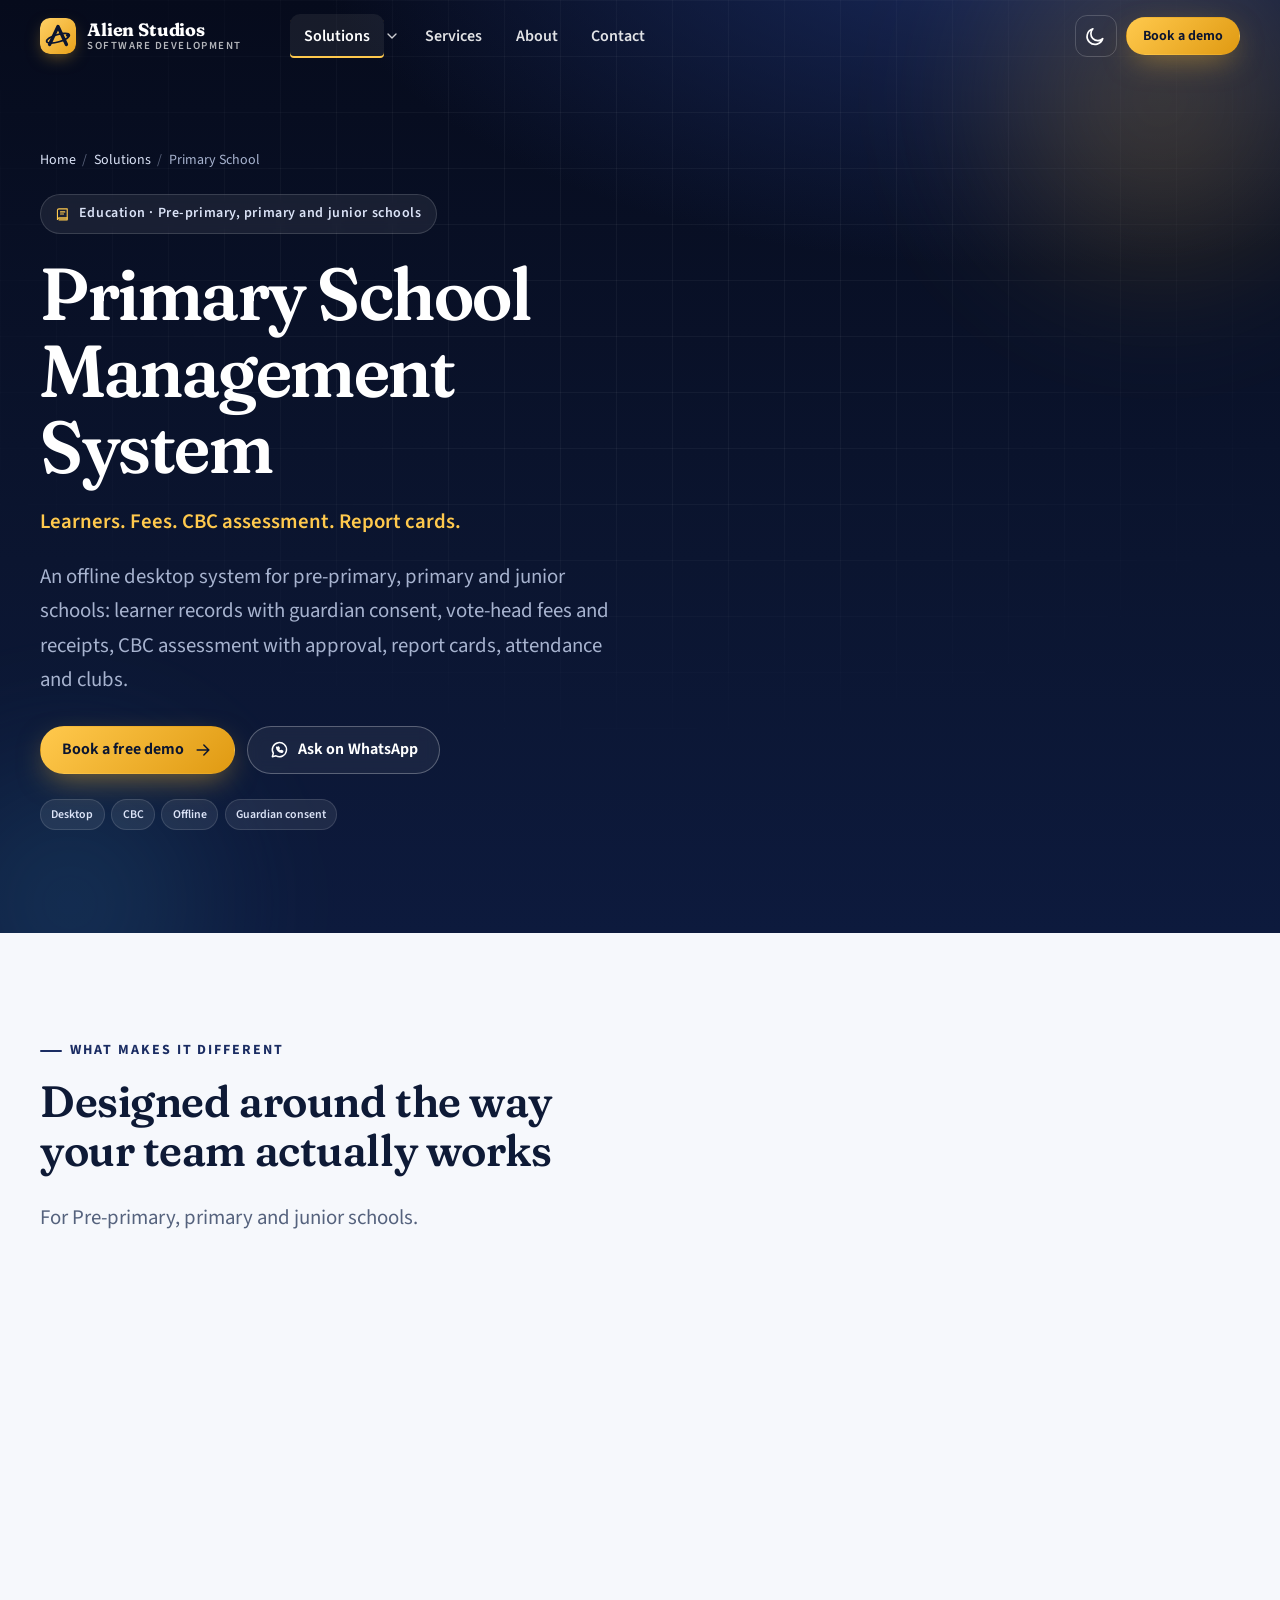
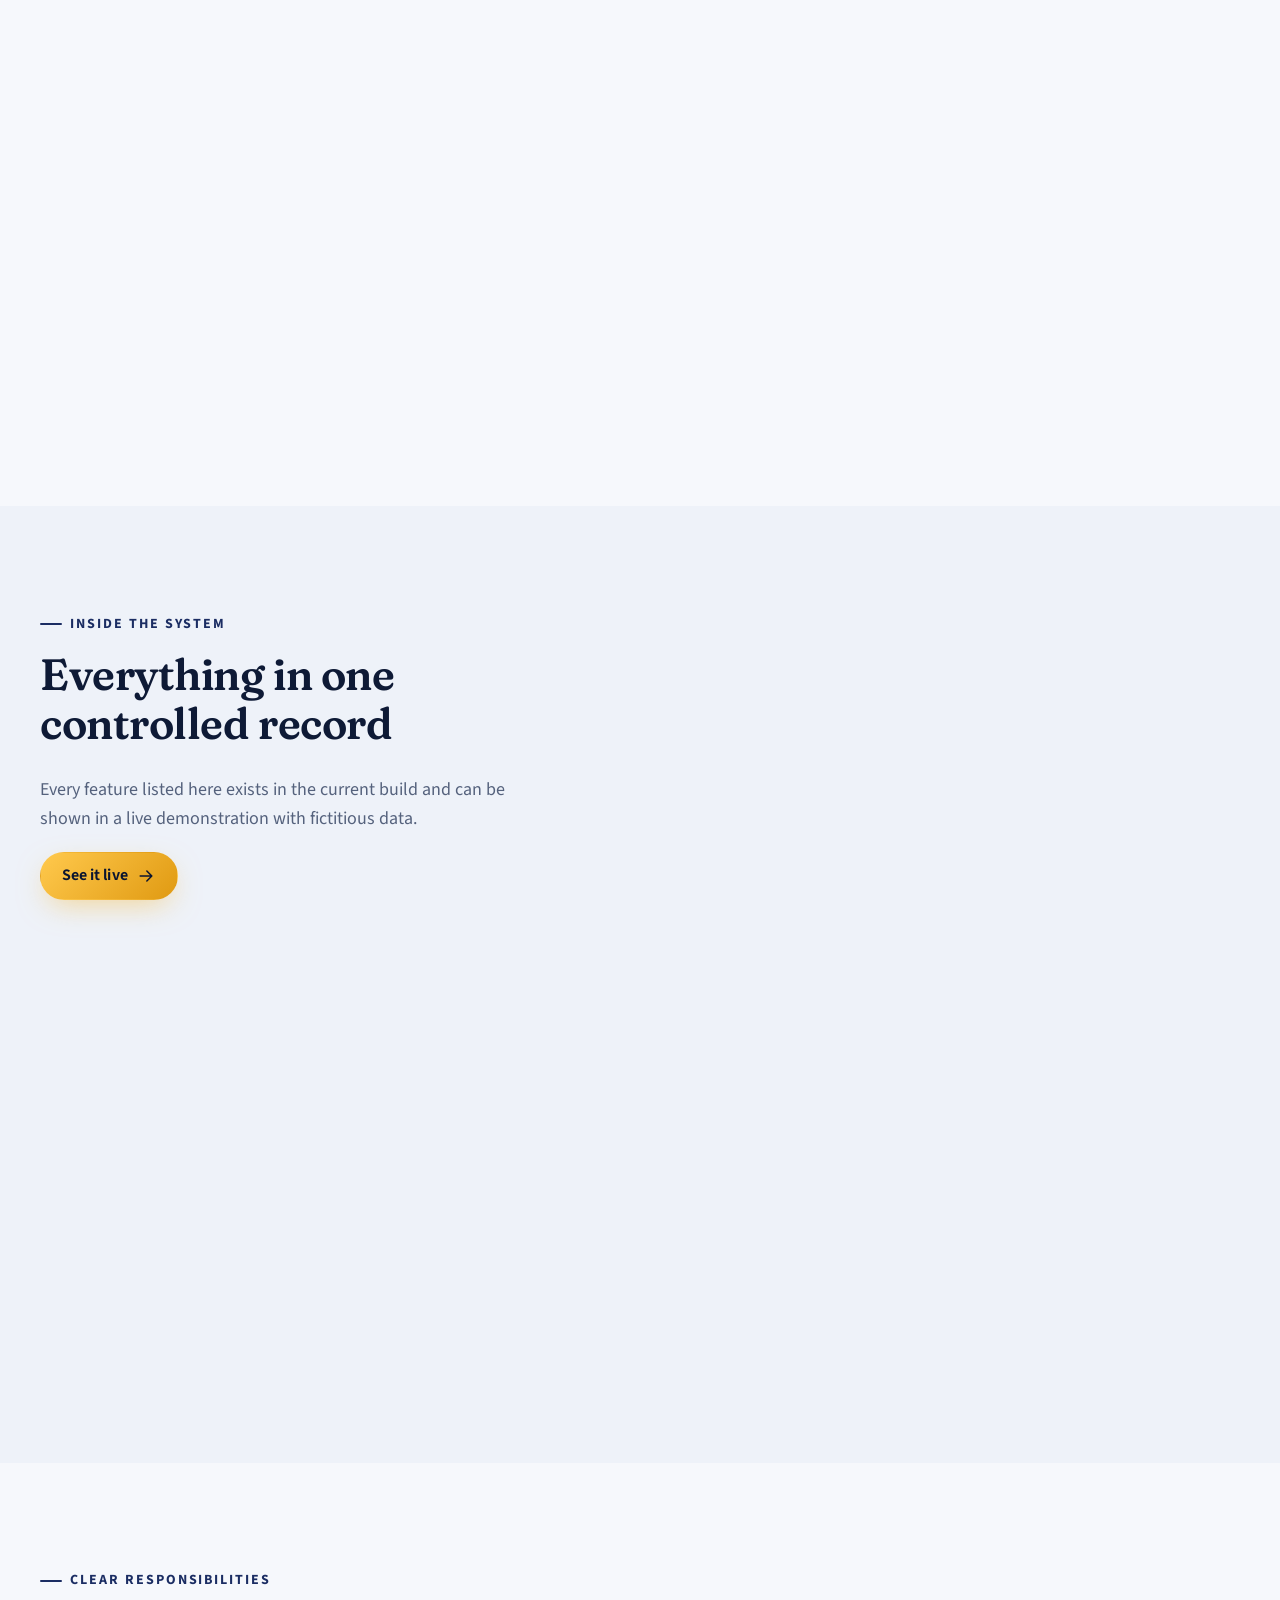
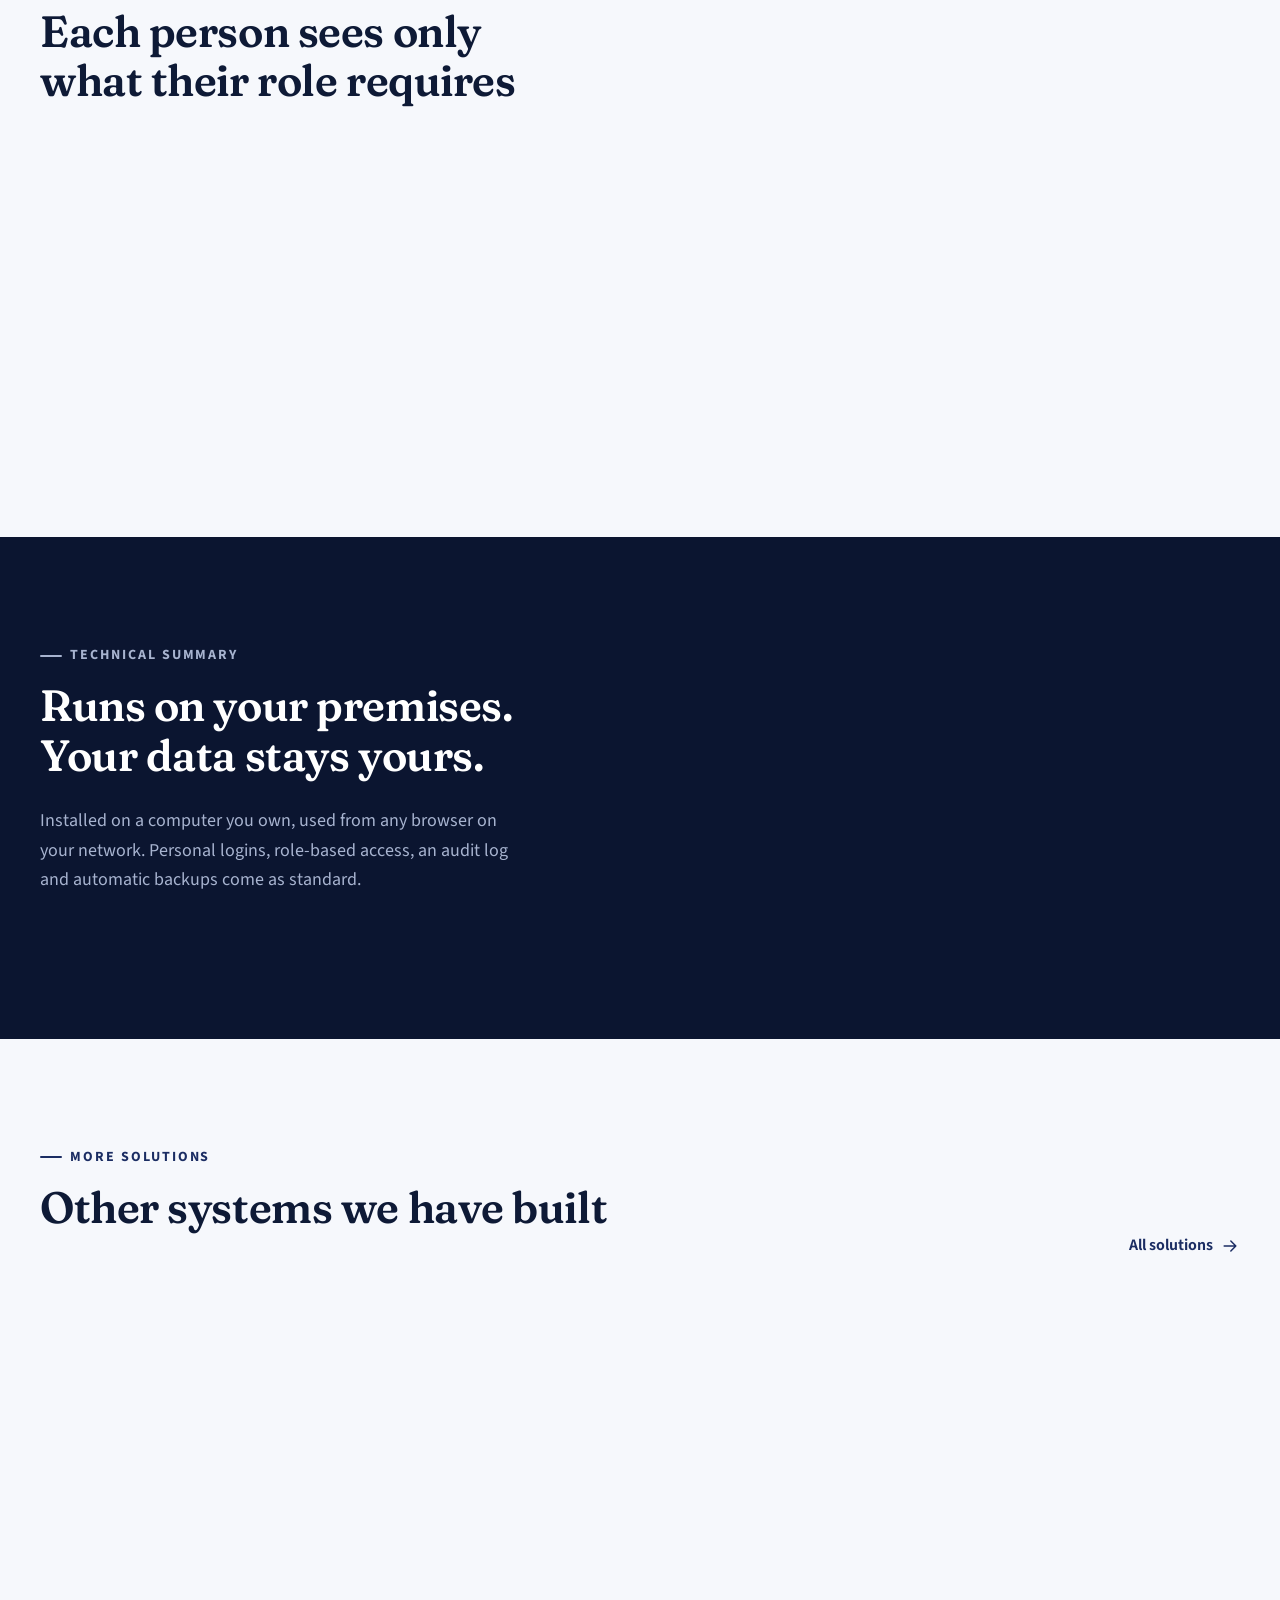
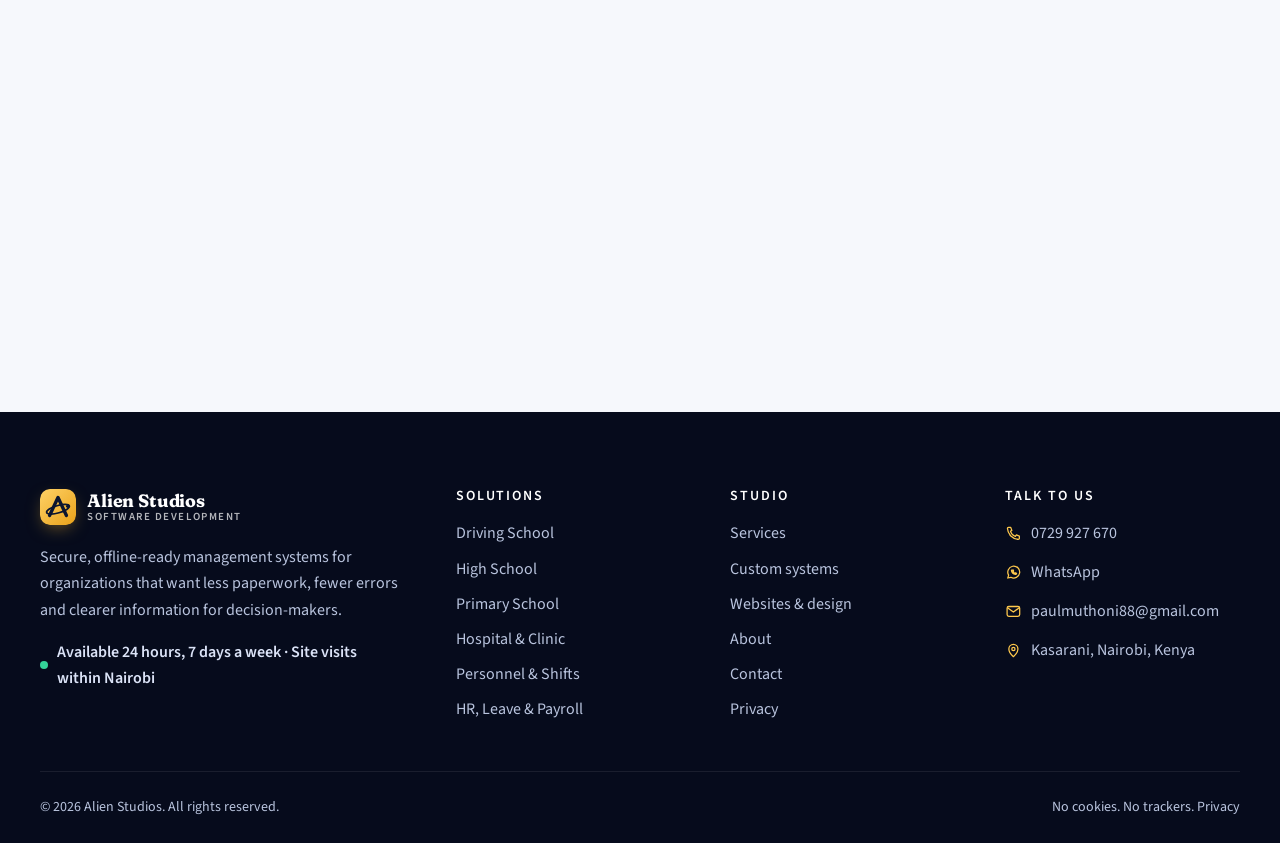
<file: solutions/primary-school/index.html>
<!DOCTYPE html>
<html lang="en-KE" class="no-js" data-theme="light">
<head>
  <meta charset="utf-8">
  <meta name="viewport" content="width=device-width, initial-scale=1, viewport-fit=cover">
  <meta http-equiv="Content-Security-Policy" content="default-src 'self'; script-src 'self'; style-src 'self'; img-src 'self' data:; font-src 'self'; connect-src 'self'; manifest-src 'self'; media-src 'none'; object-src 'none'; frame-src 'none'; worker-src 'none'; base-uri 'self'; form-action 'self' mailto:">
  <meta name="referrer" content="strict-origin-when-cross-origin">
  <title>Primary School Management System | Alien Studios</title>
  <meta name="description" content="An offline desktop system for pre-primary, primary and junior schools: learner records with guardian consent, vote-head fees and receipts, CBC assessment…">
  <meta name="robots" content="index, follow">
  <meta name="author" content="Paul Muthoni, Alien Studios">
  <link rel="canonical" href="https://paulmuthoni88-coder.github.io/alien-studios-website/solutions/primary-school/">
  <meta name="theme-color" content="#0B1530">
  <meta name="color-scheme" content="light dark">
  <meta property="og:type" content="product">
  <meta property="og:site_name" content="Alien Studios">
  <meta property="og:locale" content="en_KE">
  <meta property="og:title" content="Primary School Management System | Alien Studios">
  <meta property="og:description" content="An offline desktop system for pre-primary, primary and junior schools: learner records with guardian consent, vote-head fees and receipts, CBC assessment…">
  <meta property="og:url" content="https://paulmuthoni88-coder.github.io/alien-studios-website/solutions/primary-school/">
  <meta property="og:image" content="https://paulmuthoni88-coder.github.io/alien-studios-website/assets/img/og-image.png">
  <meta property="og:image:width" content="1200">
  <meta property="og:image:height" content="630">
  <meta property="og:image:alt" content="Alien Studios — software built around how you work">
  <meta name="twitter:card" content="summary_large_image">
  <link rel="icon" href="../../assets/icons/favicon.svg" type="image/svg+xml">
  <link rel="icon" href="../../assets/icons/favicon-32.png" sizes="32x32" type="image/png">
  <link rel="apple-touch-icon" href="../../assets/icons/apple-touch-icon.png">
  <link rel="manifest" href="../../site.webmanifest">
  <link rel="preload" href="../../assets/fonts/source-sans-3-var.woff2" as="font" type="font/woff2" crossorigin>
  <link rel="preload" href="../../assets/fonts/fraunces-var.woff2" as="font" type="font/woff2" crossorigin>
  <link rel="stylesheet" href="../../assets/css/main.dc62662292.css">
  <script src="../../assets/js/theme.90586adb52.js"></script>
  <script src="../../assets/js/main.18a10257b5.js" defer></script>
  <script type="application/ld+json">{"@context":"https://schema.org","@graph":[{"@type":"ProfessionalService","@id":"https://paulmuthoni88-coder.github.io/alien-studios-website/#organization","name":"Alien Studios","url":"https://paulmuthoni88-coder.github.io/alien-studios-website/","description":"Alien Studios designs and builds secure, offline-ready management systems for schools, hospitals, HR and payroll, security units and growing businesses in Kenya.","email":"paulmuthoni88@gmail.com","telephone":"+254729927670","logo":"https://paulmuthoni88-coder.github.io/alien-studios-website/assets/icons/icon-512.png","image":"https://paulmuthoni88-coder.github.io/alien-studios-website/assets/img/og-image.png","founder":{"@type":"Person","name":"Paul Muthoni","jobTitle":"Lead Software Developer"},"address":{"@type":"PostalAddress","addressLocality":"Kasarani, Nairobi","addressCountry":"KE"},"areaServed":{"@type":"Country","name":"Kenya"},"openingHours":"Mo-Su 00:00-23:59","knowsAbout":["Management information systems","School management software","Hospital management software","Payroll software","M-Pesa integration","Web design","Graphic design"]},{"@type":"WebSite","@id":"https://paulmuthoni88-coder.github.io/alien-studios-website/#website","url":"https://paulmuthoni88-coder.github.io/alien-studios-website/","name":"Alien Studios","publisher":{"@id":"https://paulmuthoni88-coder.github.io/alien-studios-website/#organization"},"inLanguage":"en-KE"},{"@type":"BreadcrumbList","itemListElement":[{"@type":"ListItem","position":1,"name":"Home","item":"https://paulmuthoni88-coder.github.io/alien-studios-website/"},{"@type":"ListItem","position":2,"name":"Solutions","item":"https://paulmuthoni88-coder.github.io/alien-studios-website/solutions/"},{"@type":"ListItem","position":3,"name":"Primary School","item":"https://paulmuthoni88-coder.github.io/alien-studios-website/solutions/primary-school/"}]},{"@type":"SoftwareApplication","name":"Primary School Management System","applicationCategory":"BusinessApplication","operatingSystem":"Windows, any modern web browser","description":"An offline desktop system for pre-primary, primary and junior schools: learner records with guardian consent, vote-head fees and receipts, CBC assessment with approval, report cards, attendance and clubs.","url":"https://paulmuthoni88-coder.github.io/alien-studios-website/solutions/primary-school/","provider":{"@id":"https://paulmuthoni88-coder.github.io/alien-studios-website/#organization"},"featureList":["Learner admission with guardian details and recorded guardian consent","Fee structure by vote head per class or level; bill all learners at the start of each term","Payments with printed receipts; balances and defaulters lists; reversals with reasons","Daily attendance registers by class","CBC assessment: teachers enter and submit scores, the Principal approves","Report cards for a learner or a whole class, to any printer or PDF","Clubs and games with coaches, schedules and achievements","Front-office visitor log","Role-based menus, account lockout, auto sign-out, audit log and daily backups"]}]}</script>
</head>
<body>
  <a class="skip-link" href="#main">Skip to content</a>
  <header class="site-header" data-header>
  <div class="container site-header__inner">
    <a class="brand" href="../../" aria-label="Alien Studios — home"><span class="brand__mark"><img src="../../assets/img/logo-mark.svg" alt="" width="36" height="36"></span><span class="brand__text"><strong>Alien Studios</strong><small>Software development</small></span>
</a>
    <nav class="nav" id="site-nav" aria-label="Main" data-nav>
      <ul class="nav__list">
        <li class="nav__item nav__item--mega">
          <a class="nav__link" href="../../solutions/" aria-current="page">Solutions</a>
          <button class="nav__expand" type="button" aria-expanded="false" aria-controls="mega-solutions" data-mega-toggle><span class="sr-only">Show the solutions menu</span><svg viewBox="0 0 24 24" width="16" height="16" fill="none" stroke="currentColor" stroke-width="2" stroke-linecap="round" stroke-linejoin="round" aria-hidden="true" focusable="false"><path d="m6 9 6 6 6-6"/></svg></button>
          <div class="mega" id="mega-solutions" data-mega>
            <div class="mega__grid">
              <a class="mega__link" href="../../solutions/driving-school/"><span class="icon-badge icon-badge--sm"><svg class="icon" viewBox="0 0 24 24" width="24" height="24" fill="none" stroke="currentColor" stroke-width="1.8" stroke-linecap="round" stroke-linejoin="round" aria-hidden="true" focusable="false"><circle cx="12" cy="12" r="9"/><circle cx="12" cy="12" r="2.5"/><path d="M12 14.5V21M9.6 11.3 3.3 9.8M14.4 11.3l6.3-1.5"/></svg></span><span><b>Driving School</b><small>Lessons, fleet, fees, M-Pesa</small></span></a>
              <a class="mega__link" href="../../solutions/high-school/"><span class="icon-badge icon-badge--sm"><svg class="icon" viewBox="0 0 24 24" width="24" height="24" fill="none" stroke="currentColor" stroke-width="1.8" stroke-linecap="round" stroke-linejoin="round" aria-hidden="true" focusable="false"><path d="m3 9 9-5 9 5-9 5-9-5Z"/><path d="M7 11.2V16c0 1.4 2.2 3 5 3s5-1.6 5-3v-4.8"/><path d="M21 9v6"/></svg></span><span><b>High School</b><small>Admissions, fees, CBC results</small></span></a>
              <a class="mega__link" href="../../solutions/primary-school/"><span class="icon-badge icon-badge--sm"><svg class="icon" viewBox="0 0 24 24" width="24" height="24" fill="none" stroke="currentColor" stroke-width="1.8" stroke-linecap="round" stroke-linejoin="round" aria-hidden="true" focusable="false"><path d="M4 5.5A2.5 2.5 0 0 1 6.5 3H20v15H6.5A2.5 2.5 0 0 0 4 20.5v-15Z"/><path d="M4 20.5A2.5 2.5 0 0 1 6.5 18H20v3H6.5"/><path d="M9 8h7M9 11.5h5"/></svg></span><span><b>Primary School</b><small>Vote heads, CBC, report cards</small></span></a>
              <a class="mega__link" href="../../solutions/hospital/"><span class="icon-badge icon-badge--sm"><svg class="icon" viewBox="0 0 24 24" width="24" height="24" fill="none" stroke="currentColor" stroke-width="1.8" stroke-linecap="round" stroke-linejoin="round" aria-hidden="true" focusable="false"><path d="M12 20s-7.5-4.4-7.5-10A4.3 4.3 0 0 1 12 7.4 4.3 4.3 0 0 1 19.5 10c0 5.6-7.5 10-7.5 10Z"/><path d="M12 10.5v5M9.5 13h5"/></svg></span><span><b>Hospital &amp; Clinic</b><small>Patients, pharmacy, MoH reports</small></span></a>
              <a class="mega__link" href="../../solutions/personnel-shift-leave/"><span class="icon-badge icon-badge--sm"><svg class="icon" viewBox="0 0 24 24" width="24" height="24" fill="none" stroke="currentColor" stroke-width="1.8" stroke-linecap="round" stroke-linejoin="round" aria-hidden="true" focusable="false"><path d="M12 3 4.5 6v5.5c0 4.6 3.2 8.2 7.5 9.5 4.3-1.3 7.5-4.9 7.5-9.5V6L12 3Z"/><path d="m9 12 2.2 2.2L15.5 10"/></svg></span><span><b>Personnel &amp; Shifts</b><small>Nominal roll, passes, briefs</small></span></a>
              <a class="mega__link" href="../../solutions/staff-leave-payroll/"><span class="icon-badge icon-badge--sm"><svg class="icon" viewBox="0 0 24 24" width="24" height="24" fill="none" stroke="currentColor" stroke-width="1.8" stroke-linecap="round" stroke-linejoin="round" aria-hidden="true" focusable="false"><rect x="3" y="5" width="18" height="14" rx="2.5"/><path d="M3 10h18"/><circle cx="12" cy="14.5" r="2"/><path d="M7 14.5h.01M17 14.5h.01"/></svg></span><span><b>HR, Leave &amp; Payroll</b><small>PAYE, NSSF, SHIF, payslips</small></span></a>
            </div>
            <a class="mega__foot" href="../../services/#custom">Need something else? We build custom systems <svg class="icon" viewBox="0 0 24 24" width="24" height="24" fill="none" stroke="currentColor" stroke-width="1.8" stroke-linecap="round" stroke-linejoin="round" aria-hidden="true" focusable="false"><path d="M5 12h14M13 6l6 6-6 6"/></svg></a>
          </div>
        </li>
        <li class="nav__item"><a class="nav__link" href="../../services/">Services</a></li>
        <li class="nav__item"><a class="nav__link" href="../../about/">About</a></li>
        <li class="nav__item"><a class="nav__link" href="../../contact/">Contact</a></li>
      </ul>
      <div class="nav__mobile-cta"><a class="btn btn--primary btn--block" href="../../contact/">Book a free demo</a><a class="btn btn--ghost btn--block" href="tel:+254729927670"><svg class="icon" viewBox="0 0 24 24" width="24" height="24" fill="none" stroke="currentColor" stroke-width="1.8" stroke-linecap="round" stroke-linejoin="round" aria-hidden="true" focusable="false"><path d="M5 3.5h3.2l1.6 4.2-2 1.4a11 11 0 0 0 7.1 7.1l1.4-2 4.2 1.6V19a1.5 1.5 0 0 1-1.6 1.5A16.5 16.5 0 0 1 3.5 5.1 1.5 1.5 0 0 1 5 3.5Z"/></svg> 0729 927 670</a></div>
    </nav>
    <div class="site-header__actions">
      <button class="icon-btn" type="button" data-theme-toggle aria-label="Switch to dark theme"><span class="theme-icon theme-icon--moon"><svg class="icon" viewBox="0 0 24 24" width="24" height="24" fill="none" stroke="currentColor" stroke-width="1.8" stroke-linecap="round" stroke-linejoin="round" aria-hidden="true" focusable="false"><path d="M20 14.5A8.5 8.5 0 1 1 9.5 4a7 7 0 0 0 10.5 10.5Z"/></svg></span><span class="theme-icon theme-icon--sun"><svg class="icon" viewBox="0 0 24 24" width="24" height="24" fill="none" stroke="currentColor" stroke-width="1.8" stroke-linecap="round" stroke-linejoin="round" aria-hidden="true" focusable="false"><circle cx="12" cy="12" r="4"/><path d="M12 2.5v2M12 19.5v2M2.5 12h2M19.5 12h2M5.3 5.3l1.4 1.4M17.3 17.3l1.4 1.4M18.7 5.3l-1.4 1.4M6.7 17.3l-1.4 1.4"/></svg></span></button>
      <a class="btn btn--primary btn--sm hide-mobile" href="../../contact/">Book a demo</a>
      <button class="icon-btn nav-toggle" type="button" aria-expanded="false" aria-controls="site-nav" data-nav-toggle><span class="sr-only">Menu</span><span class="nav-toggle__bars" aria-hidden="true"><i></i><i></i><i></i></span></button>
    </div>
  </div>
</header>

  <main id="main" tabindex="-1">

<section class="hero hero--product" aria-labelledby="page-title">
  <div class="hero__bg" aria-hidden="true"><div class="orb orb--1"></div><div class="orb orb--2"></div><div class="gridlines"></div></div>
  <div class="container hero__inner hero__inner--split">
    <div>
      <nav class="breadcrumb" aria-label="Breadcrumb"><ol><li><a href="../../">Home</a></li><li><a href="../../solutions/">Solutions</a></li><li aria-current="page">Primary School</li></ol></nav>
      <p class="eyebrow"><svg class="icon" viewBox="0 0 24 24" width="24" height="24" fill="none" stroke="currentColor" stroke-width="1.8" stroke-linecap="round" stroke-linejoin="round" aria-hidden="true" focusable="false"><path d="M4 5.5A2.5 2.5 0 0 1 6.5 3H20v15H6.5A2.5 2.5 0 0 0 4 20.5v-15Z"/><path d="M4 20.5A2.5 2.5 0 0 1 6.5 18H20v3H6.5"/><path d="M9 8h7M9 11.5h5"/></svg> Education · Pre-primary, primary and junior schools</p>
      <h1 id="page-title" class="display">Primary School Management System</h1>
      <p class="lead accent-line">Learners. Fees. CBC assessment. Report cards.</p>
      <p class="hero__sub">An offline desktop system for pre-primary, primary and junior schools: learner records with guardian consent, vote-head fees and receipts, CBC assessment with approval, report cards, attendance and clubs.</p>
      <div class="actions">
        <a class="btn btn--primary" href="../../contact/?system=primary-school">Book a free demo <svg class="icon" viewBox="0 0 24 24" width="24" height="24" fill="none" stroke="currentColor" stroke-width="1.8" stroke-linecap="round" stroke-linejoin="round" aria-hidden="true" focusable="false"><path d="M5 12h14M13 6l6 6-6 6"/></svg></a>
        <a class="btn btn--ghost" href="https://wa.me/254729927670?text=Hello%20Alien%20Studios%2C%20I%20would%20like%20a%20demonstration%20of%20the%20Primary%20School%20Management%20System." target="_blank" rel="noopener noreferrer"><svg class="icon" viewBox="0 0 24 24" width="24" height="24" fill="none" stroke="currentColor" stroke-width="1.8" stroke-linecap="round" stroke-linejoin="round" aria-hidden="true" focusable="false"><path d="M4 20l1.2-4.1A8.5 8.5 0 1 1 8.4 19L4 20Z"/><path d="M9.2 8.8c.2 2.9 2.9 5.6 5.9 6 .7 0 1.5-.8 1.4-1.4l-1.6-.8-.9.9a5.1 5.1 0 0 1-2.6-2.6l.9-.9-.8-1.6c-.6-.1-1.4.6-1.4 1.4"/></svg> Ask on WhatsApp</a>
      </div>
      <ul class="tag-list tag-list--light"><li>Desktop</li><li>CBC</li><li>Offline</li><li>Guardian consent</li></ul>
    </div>
    <div class="hero__visual reveal"><div class="mock" aria-hidden="true">
  <div class="mock__bar"><i></i><i></i><i></i><span>Primary School · dashboard</span></div>
  <div class="mock__body">
    <div class="mock__side"><span class="mock__logo"><svg class="icon" viewBox="0 0 24 24" width="24" height="24" fill="none" stroke="currentColor" stroke-width="1.8" stroke-linecap="round" stroke-linejoin="round" aria-hidden="true" focusable="false"><path d="M4 5.5A2.5 2.5 0 0 1 6.5 3H20v15H6.5A2.5 2.5 0 0 0 4 20.5v-15Z"/><path d="M4 20.5A2.5 2.5 0 0 1 6.5 18H20v3H6.5"/><path d="M9 8h7M9 11.5h5"/></svg></span><b></b><b></b><b class="on"></b><b></b><b></b></div>
    <div class="mock__main">
      <div class="mock__kpis"><div><small>Vote-head fee structures</small><strong></strong></div><div><small>Payments never deleted</small><strong></strong></div><div><small>CBC with approval</small><strong></strong></div></div>
      <div class="mock__chart"><span></span><span></span><span></span><span></span><span></span><span></span><span></span><span></span><span></span><span></span></div>
      <div class="mock__rows"><div class="mock__row"><span class="mock__dot mock__dot--0"></span><span class="mock__line mock__line--w1"></span><span class="mock__chip">Director</span></div><div class="mock__row"><span class="mock__dot mock__dot--1"></span><span class="mock__line mock__line--w2"></span><span class="mock__chip">Principal</span></div><div class="mock__row"><span class="mock__dot mock__dot--2"></span><span class="mock__line mock__line--w3"></span><span class="mock__chip">Teacher</span></div><div class="mock__row"><span class="mock__dot mock__dot--3"></span><span class="mock__line mock__line--w1"></span><span class="mock__chip">Receptionist</span></div></div>
    </div>
  </div>
</div></div>
  </div>
</section>

<section class="section" aria-labelledby="h-highlights">
  <div class="container">
    <div class="section-head"><p class="kicker">What makes it different</p><h2 id="h-highlights">Designed around the way your team actually works</h2><p class="muted">For Pre-primary, primary and junior schools.</p></div>
    <div class="grid grid--4"><div class="card feature reveal"><span class="feature__num">01</span><h3>Vote-head fee structures</h3><p>Tuition, lunch, activity, games — per class or whole level.</p></div><div class="card feature reveal"><span class="feature__num">02</span><h3>Payments never deleted</h3><p>Wrong entries are reversed by the Director with a reason.</p></div><div class="card feature reveal"><span class="feature__num">03</span><h3>CBC with approval</h3><p>Teachers submit scores; the Principal approves before printing.</p></div><div class="card feature reveal"><span class="feature__num">04</span><h3>Clubs and achievements</h3><p>Coaches, schedules, chess ratings, taekwondo belts.</p></div></div>
    <figure class="photo-banner reveal"><img class="photo" src="../../assets/img/photos/primary-800.webp" srcset="../../assets/img/photos/primary-800.webp 800w, ../../assets/img/photos/primary-1600.webp 1600w" sizes="(max-width: 1240px) 100vw, 1200px" alt="Young pupils in school uniform working together at a classroom table" width="1600" height="1067" loading="lazy" decoding="async"><figcaption><span class="photo-banner__kicker">Built for</span><strong>Pre-primary, primary and junior schools</strong></figcaption></figure>
  </div>
</section>

<section class="section section--alt" aria-labelledby="h-features">
  <div class="container split">
    <div class="split__aside">
      <p class="kicker">Inside the system</p>
      <h2 id="h-features">Everything in one controlled record</h2>
      <p class="muted">Every feature listed here exists in the current build and can be shown in a live demonstration with fictitious data.</p>
      <a class="btn btn--primary" href="../../contact/?system=primary-school">See it live <svg class="icon" viewBox="0 0 24 24" width="24" height="24" fill="none" stroke="currentColor" stroke-width="1.8" stroke-linecap="round" stroke-linejoin="round" aria-hidden="true" focusable="false"><path d="M5 12h14M13 6l6 6-6 6"/></svg></a>
    </div>
    <ul class="checklist"><li class="reveal"><svg class="icon" viewBox="0 0 24 24" width="24" height="24" fill="none" stroke="currentColor" stroke-width="1.8" stroke-linecap="round" stroke-linejoin="round" aria-hidden="true" focusable="false"><path d="m5 12.5 4.5 4.5L19 7.5"/></svg><span>Learner admission with guardian details and recorded guardian consent</span></li><li class="reveal"><svg class="icon" viewBox="0 0 24 24" width="24" height="24" fill="none" stroke="currentColor" stroke-width="1.8" stroke-linecap="round" stroke-linejoin="round" aria-hidden="true" focusable="false"><path d="m5 12.5 4.5 4.5L19 7.5"/></svg><span>Fee structure by vote head per class or level; bill all learners at the start of each term</span></li><li class="reveal"><svg class="icon" viewBox="0 0 24 24" width="24" height="24" fill="none" stroke="currentColor" stroke-width="1.8" stroke-linecap="round" stroke-linejoin="round" aria-hidden="true" focusable="false"><path d="m5 12.5 4.5 4.5L19 7.5"/></svg><span>Payments with printed receipts; balances and defaulters lists; reversals with reasons</span></li><li class="reveal"><svg class="icon" viewBox="0 0 24 24" width="24" height="24" fill="none" stroke="currentColor" stroke-width="1.8" stroke-linecap="round" stroke-linejoin="round" aria-hidden="true" focusable="false"><path d="m5 12.5 4.5 4.5L19 7.5"/></svg><span>Daily attendance registers by class</span></li><li class="reveal"><svg class="icon" viewBox="0 0 24 24" width="24" height="24" fill="none" stroke="currentColor" stroke-width="1.8" stroke-linecap="round" stroke-linejoin="round" aria-hidden="true" focusable="false"><path d="m5 12.5 4.5 4.5L19 7.5"/></svg><span>CBC assessment: teachers enter and submit scores, the Principal approves</span></li><li class="reveal"><svg class="icon" viewBox="0 0 24 24" width="24" height="24" fill="none" stroke="currentColor" stroke-width="1.8" stroke-linecap="round" stroke-linejoin="round" aria-hidden="true" focusable="false"><path d="m5 12.5 4.5 4.5L19 7.5"/></svg><span>Report cards for a learner or a whole class, to any printer or PDF</span></li><li class="reveal"><svg class="icon" viewBox="0 0 24 24" width="24" height="24" fill="none" stroke="currentColor" stroke-width="1.8" stroke-linecap="round" stroke-linejoin="round" aria-hidden="true" focusable="false"><path d="m5 12.5 4.5 4.5L19 7.5"/></svg><span>Clubs and games with coaches, schedules and achievements</span></li><li class="reveal"><svg class="icon" viewBox="0 0 24 24" width="24" height="24" fill="none" stroke="currentColor" stroke-width="1.8" stroke-linecap="round" stroke-linejoin="round" aria-hidden="true" focusable="false"><path d="m5 12.5 4.5 4.5L19 7.5"/></svg><span>Front-office visitor log</span></li><li class="reveal"><svg class="icon" viewBox="0 0 24 24" width="24" height="24" fill="none" stroke="currentColor" stroke-width="1.8" stroke-linecap="round" stroke-linejoin="round" aria-hidden="true" focusable="false"><path d="m5 12.5 4.5 4.5L19 7.5"/></svg><span>Role-based menus, account lockout, auto sign-out, audit log and daily backups</span></li></ul>
  </div>
</section>

<section class="section" aria-labelledby="h-roles">
  <div class="container">
    <div class="section-head"><p class="kicker">Clear responsibilities</p><h2 id="h-roles">Each person sees only what their role requires</h2></div>
    <div class="table-wrap reveal"><table class="table"><caption class="sr-only">Roles and access in the Primary School Management System</caption><thead><tr><th scope="col">Role</th><th scope="col">What they do</th></tr></thead>
    <tbody><tr><th scope="row">Director</th><td>Dashboard, balances and defaulters, reversals, accounts, audit log</td></tr><tr><th scope="row">Principal</th><td>Assessment approvals, report cards, school oversight</td></tr><tr><th scope="row">Teacher</th><td>Attendance registers and CBC scores</td></tr><tr><th scope="row">Receptionist</th><td>Payments and receipts, visitor log</td></tr></tbody></table></div>
  </div>
</section>

<section class="section section--dark" aria-labelledby="h-deploy">
  <div class="container split">
    <div class="split__aside">
      <p class="kicker kicker--gold">Technical summary</p>
      <h2 id="h-deploy">Runs on your premises. Your data stays yours.</h2>
      <p>Installed on a computer you own, used from any browser on your network. Personal logins, role-based access, an audit log and automatic backups come as standard.</p>
    </div>
    <dl class="spec"><div class="spec__row reveal"><dt>Runs on</dt><dd>Windows 10/11 desktop on the school office computer</dd></div><div class="spec__row reveal"><dt>Internet</dt><dd>Not needed — fully offline</dd></div><div class="spec__row reveal"><dt>Stack</dt><dd>Windows desktop application with a local database</dd></div><div class="spec__row reveal"><dt>Backups</dt><dd>Automatic daily (30 kept) plus Back up now to a flash disk</dd></div></dl>
  </div>
</section>

<section class="section" aria-labelledby="h-more">
  <div class="container">
    <div class="section-head section-head--row"><div><p class="kicker">More solutions</p><h2 id="h-more">Other systems we have built</h2></div><a class="link-arrow" href="../../solutions/">All solutions <svg class="icon" viewBox="0 0 24 24" width="24" height="24" fill="none" stroke="currentColor" stroke-width="1.8" stroke-linecap="round" stroke-linejoin="round" aria-hidden="true" focusable="false"><path d="M5 12h14M13 6l6 6-6 6"/></svg></a></div>
    <div class="grid grid--3"><article class="card product-card reveal" data-sector="Education" data-index="0">
  <div class="product-card__media"><img class="photo" src="../../assets/img/photos/driving-800.webp" srcset="../../assets/img/photos/driving-800.webp 800w, ../../assets/img/photos/driving-1600.webp 1600w" sizes="(max-width: 640px) 100vw, (max-width: 1000px) 50vw, 400px" alt="A driving instructor with a clipboard guiding a learner beside a car" width="1600" height="1067" loading="lazy" decoding="async"></div>
  <div class="product-card__top"><span class="icon-badge"><svg class="icon" viewBox="0 0 24 24" width="24" height="24" fill="none" stroke="currentColor" stroke-width="1.8" stroke-linecap="round" stroke-linejoin="round" aria-hidden="true" focusable="false"><circle cx="12" cy="12" r="9"/><circle cx="12" cy="12" r="2.5"/><path d="M12 14.5V21M9.6 11.3 3.3 9.8M14.4 11.3l6.3-1.5"/></svg></span><span class="pill">Education</span></div>
  <h3 class="product-card__title"><a class="stretched" href="../../solutions/driving-school/">Driving School Management System</a></h3>
  <p class="product-card__text">Students, lesson bookings, instructors, vehicles, fees with M-Pesa and assessments in one place — with a portal where students see their own schedule and pay from their phone.</p>
  <ul class="tag-list"><li>LAN server</li><li>M-Pesa</li><li>Student portal</li><li>Offline-first</li></ul>
  <span class="link-arrow" aria-hidden="true">View system <svg class="icon" viewBox="0 0 24 24" width="24" height="24" fill="none" stroke="currentColor" stroke-width="1.8" stroke-linecap="round" stroke-linejoin="round" aria-hidden="true" focusable="false"><path d="M5 12h14M13 6l6 6-6 6"/></svg></span>
</article><article class="card product-card reveal" data-sector="Education" data-index="1">
  <div class="product-card__media"><img class="photo" src="../../assets/img/photos/highschool-800.webp" srcset="../../assets/img/photos/highschool-800.webp 800w, ../../assets/img/photos/highschool-1600.webp 1600w" sizes="(max-width: 640px) 100vw, (max-width: 1000px) 50vw, 400px" alt="Secondary school students in green uniforms writing in their exercise books" width="1600" height="1067" loading="lazy" decoding="async"></div>
  <div class="product-card__top"><span class="icon-badge"><svg class="icon" viewBox="0 0 24 24" width="24" height="24" fill="none" stroke="currentColor" stroke-width="1.8" stroke-linecap="round" stroke-linejoin="round" aria-hidden="true" focusable="false"><path d="m3 9 9-5 9 5-9 5-9-5Z"/><path d="M7 11.2V16c0 1.4 2.2 3 5 3s5-1.6 5-3v-4.8"/><path d="M21 9v6"/></svg></span><span class="pill">Education</span></div>
  <h3 class="product-card__title"><a class="stretched" href="../../solutions/high-school/">High School Management System</a></h3>
  <p class="product-card__text">Admissions, term billing and receipts, CBC exams and report cards, attendance, timetables and boarding for secondary and senior schools — on the school&#39;s own network.</p>
  <ul class="tag-list"><li>LAN server</li><li>CBC</li><li>Boarding</li><li>Offline</li></ul>
  <span class="link-arrow" aria-hidden="true">View system <svg class="icon" viewBox="0 0 24 24" width="24" height="24" fill="none" stroke="currentColor" stroke-width="1.8" stroke-linecap="round" stroke-linejoin="round" aria-hidden="true" focusable="false"><path d="M5 12h14M13 6l6 6-6 6"/></svg></span>
</article><article class="card product-card reveal" data-sector="Health" data-index="2">
  <div class="product-card__media"><img class="photo" src="../../assets/img/photos/hospital-800.webp" srcset="../../assets/img/photos/hospital-800.webp 800w, ../../assets/img/photos/hospital-1600.webp 1600w" sizes="(max-width: 640px) 100vw, (max-width: 1000px) 50vw, 400px" alt="A doctor in a white coat attending to a young patient at a clinic desk" width="1600" height="1067" loading="lazy" decoding="async"></div>
  <div class="product-card__top"><span class="icon-badge"><svg class="icon" viewBox="0 0 24 24" width="24" height="24" fill="none" stroke="currentColor" stroke-width="1.8" stroke-linecap="round" stroke-linejoin="round" aria-hidden="true" focusable="false"><path d="M12 20s-7.5-4.4-7.5-10A4.3 4.3 0 0 1 12 7.4 4.3 4.3 0 0 1 19.5 10c0 5.6-7.5 10-7.5 10Z"/><path d="M12 10.5v5M9.5 13h5"/></svg></span><span class="pill">Health</span></div>
  <h3 class="product-card__title"><a class="stretched" href="../../solutions/hospital/">Hospital Management System</a></h3>
  <p class="product-card__text">Follows every patient from registration through triage, consultation, laboratory, pharmacy, wards and billing — and produces the Ministry of Health returns. Built for KEPH Level 2 facilities that refer to Level 5.</p>
  <ul class="tag-list"><li>LAN + WAN</li><li>ICD-10</li><li>MoH reports</li><li>Offline-first</li></ul>
  <span class="link-arrow" aria-hidden="true">View system <svg class="icon" viewBox="0 0 24 24" width="24" height="24" fill="none" stroke="currentColor" stroke-width="1.8" stroke-linecap="round" stroke-linejoin="round" aria-hidden="true" focusable="false"><path d="M5 12h14M13 6l6 6-6 6"/></svg></span>
</article></div>
  </div>
</section>
  </main>
  <footer class="site-footer">
  <div class="container site-footer__grid">
    <div class="site-footer__brand">
      <a class="brand brand--light" href="../../" aria-label="Alien Studios — home"><span class="brand__mark"><img src="../../assets/img/logo-mark.svg" alt="" width="36" height="36"></span><span class="brand__text"><strong>Alien Studios</strong><small>Software development</small></span>
</a>
      <p>Secure, offline-ready management systems for organizations that want less paperwork, fewer errors and clearer information for decision-makers.</p>
      <p class="site-footer__avail"><span class="status-dot" aria-hidden="true"></span> Available 24 hours, 7 days a week · Site visits within Nairobi</p>
    </div>
    <nav aria-label="Solutions">
      <h2 class="site-footer__title">Solutions</h2>
      <ul>
        <li><a href="../../solutions/driving-school/">Driving School</a></li>
        <li><a href="../../solutions/high-school/">High School</a></li>
        <li><a href="../../solutions/primary-school/">Primary School</a></li>
        <li><a href="../../solutions/hospital/">Hospital &amp; Clinic</a></li>
        <li><a href="../../solutions/personnel-shift-leave/">Personnel &amp; Shifts</a></li>
        <li><a href="../../solutions/staff-leave-payroll/">HR, Leave &amp; Payroll</a></li>
      </ul>
    </nav>
    <nav aria-label="Studio">
      <h2 class="site-footer__title">Studio</h2>
      <ul>
        <li><a href="../../services/">Services</a></li>
        <li><a href="../../services/#custom">Custom systems</a></li>
        <li><a href="../../services/#design">Websites &amp; design</a></li>
        <li><a href="../../about/">About</a></li>
        <li><a href="../../contact/">Contact</a></li>
        <li><a href="../../privacy/">Privacy</a></li>
      </ul>
    </nav>
    <div>
      <h2 class="site-footer__title">Talk to us</h2>
      <ul class="contact-list">
        <li><a href="tel:+254729927670"><svg class="icon" viewBox="0 0 24 24" width="24" height="24" fill="none" stroke="currentColor" stroke-width="1.8" stroke-linecap="round" stroke-linejoin="round" aria-hidden="true" focusable="false"><path d="M5 3.5h3.2l1.6 4.2-2 1.4a11 11 0 0 0 7.1 7.1l1.4-2 4.2 1.6V19a1.5 1.5 0 0 1-1.6 1.5A16.5 16.5 0 0 1 3.5 5.1 1.5 1.5 0 0 1 5 3.5Z"/></svg> 0729 927 670</a></li>
        <li><a href="https://wa.me/254729927670?text=Hello%20Alien%20Studios%2C%20I%20would%20like%20to%20book%20a%20free%20demonstration." target="_blank" rel="noopener noreferrer"><svg class="icon" viewBox="0 0 24 24" width="24" height="24" fill="none" stroke="currentColor" stroke-width="1.8" stroke-linecap="round" stroke-linejoin="round" aria-hidden="true" focusable="false"><path d="M4 20l1.2-4.1A8.5 8.5 0 1 1 8.4 19L4 20Z"/><path d="M9.2 8.8c.2 2.9 2.9 5.6 5.9 6 .7 0 1.5-.8 1.4-1.4l-1.6-.8-.9.9a5.1 5.1 0 0 1-2.6-2.6l.9-.9-.8-1.6c-.6-.1-1.4.6-1.4 1.4"/></svg> WhatsApp</a></li>
        <li><a href="mailto:paulmuthoni88@gmail.com?subject=Enquiry%20from%20the%20Alien%20Studios%20website"><svg class="icon" viewBox="0 0 24 24" width="24" height="24" fill="none" stroke="currentColor" stroke-width="1.8" stroke-linecap="round" stroke-linejoin="round" aria-hidden="true" focusable="false"><rect x="3" y="5" width="18" height="14" rx="2.5"/><path d="m4 7 8 6 8-6"/></svg> paulmuthoni88@gmail.com</a></li>
        <li><span><svg class="icon" viewBox="0 0 24 24" width="24" height="24" fill="none" stroke="currentColor" stroke-width="1.8" stroke-linecap="round" stroke-linejoin="round" aria-hidden="true" focusable="false"><path d="M12 21s-6.5-5.6-6.5-11a6.5 6.5 0 0 1 13 0c0 5.4-6.5 11-6.5 11Z"/><circle cx="12" cy="10" r="2.3"/></svg> Kasarani, Nairobi, Kenya</span></li>
      </ul>
    </div>
  </div>
  <div class="container site-footer__bottom">
    <p>© 2026 Alien Studios. All rights reserved.</p>
    <p>No cookies. No trackers. <a href="../../privacy/">Privacy</a></p>
  </div>
</footer>

</body>
</html>
</file>
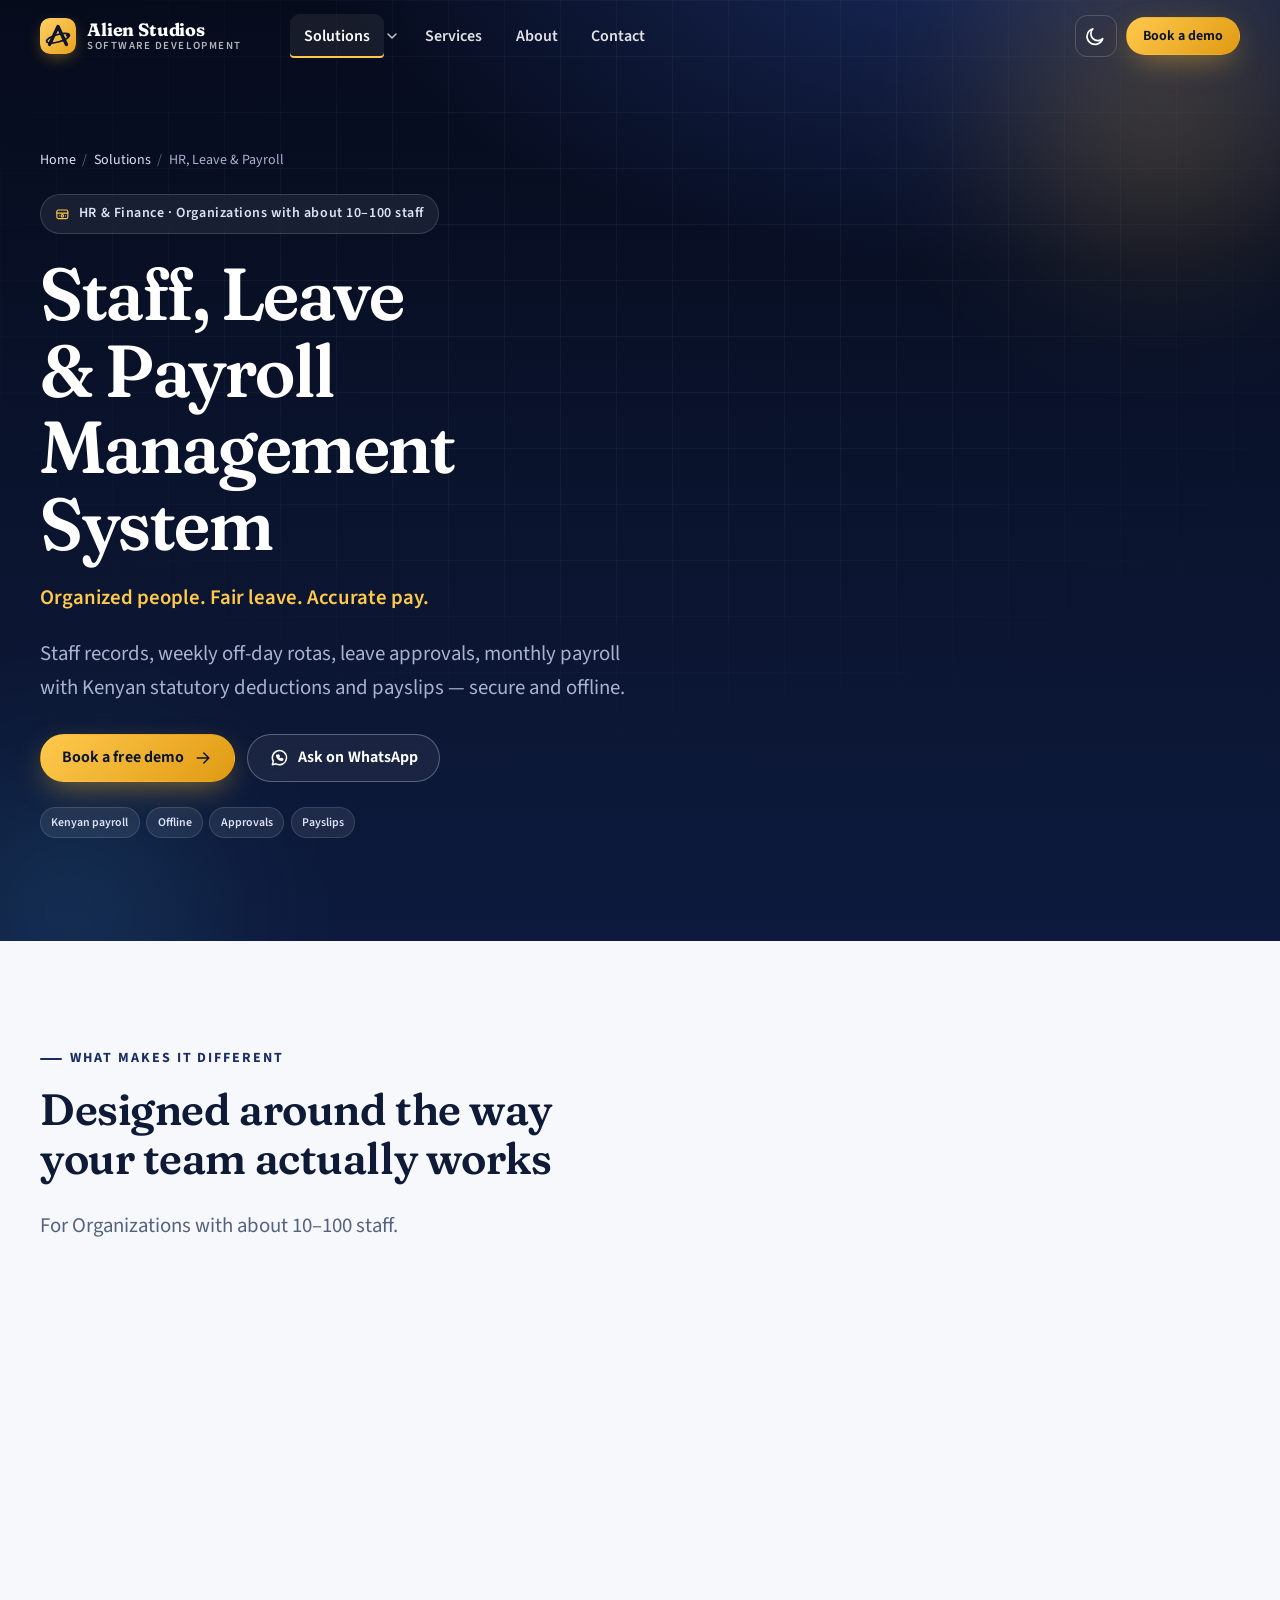
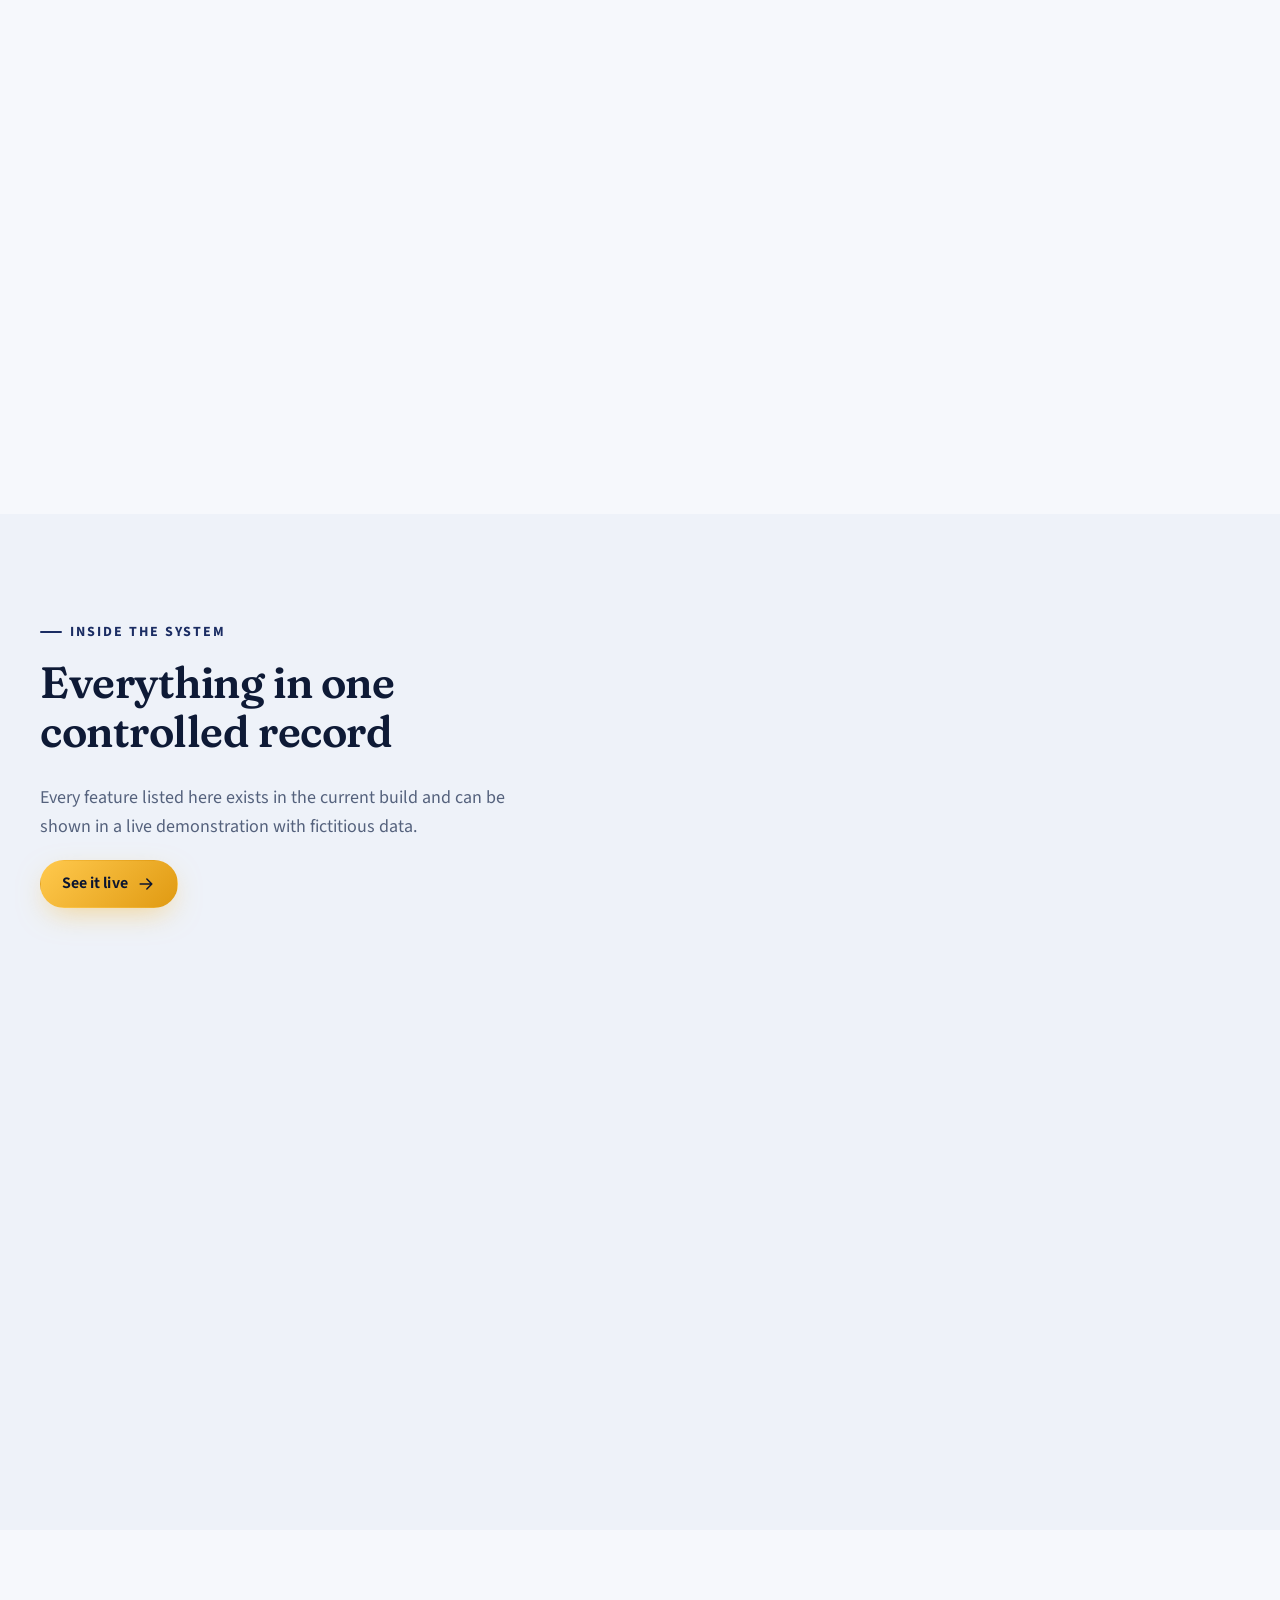
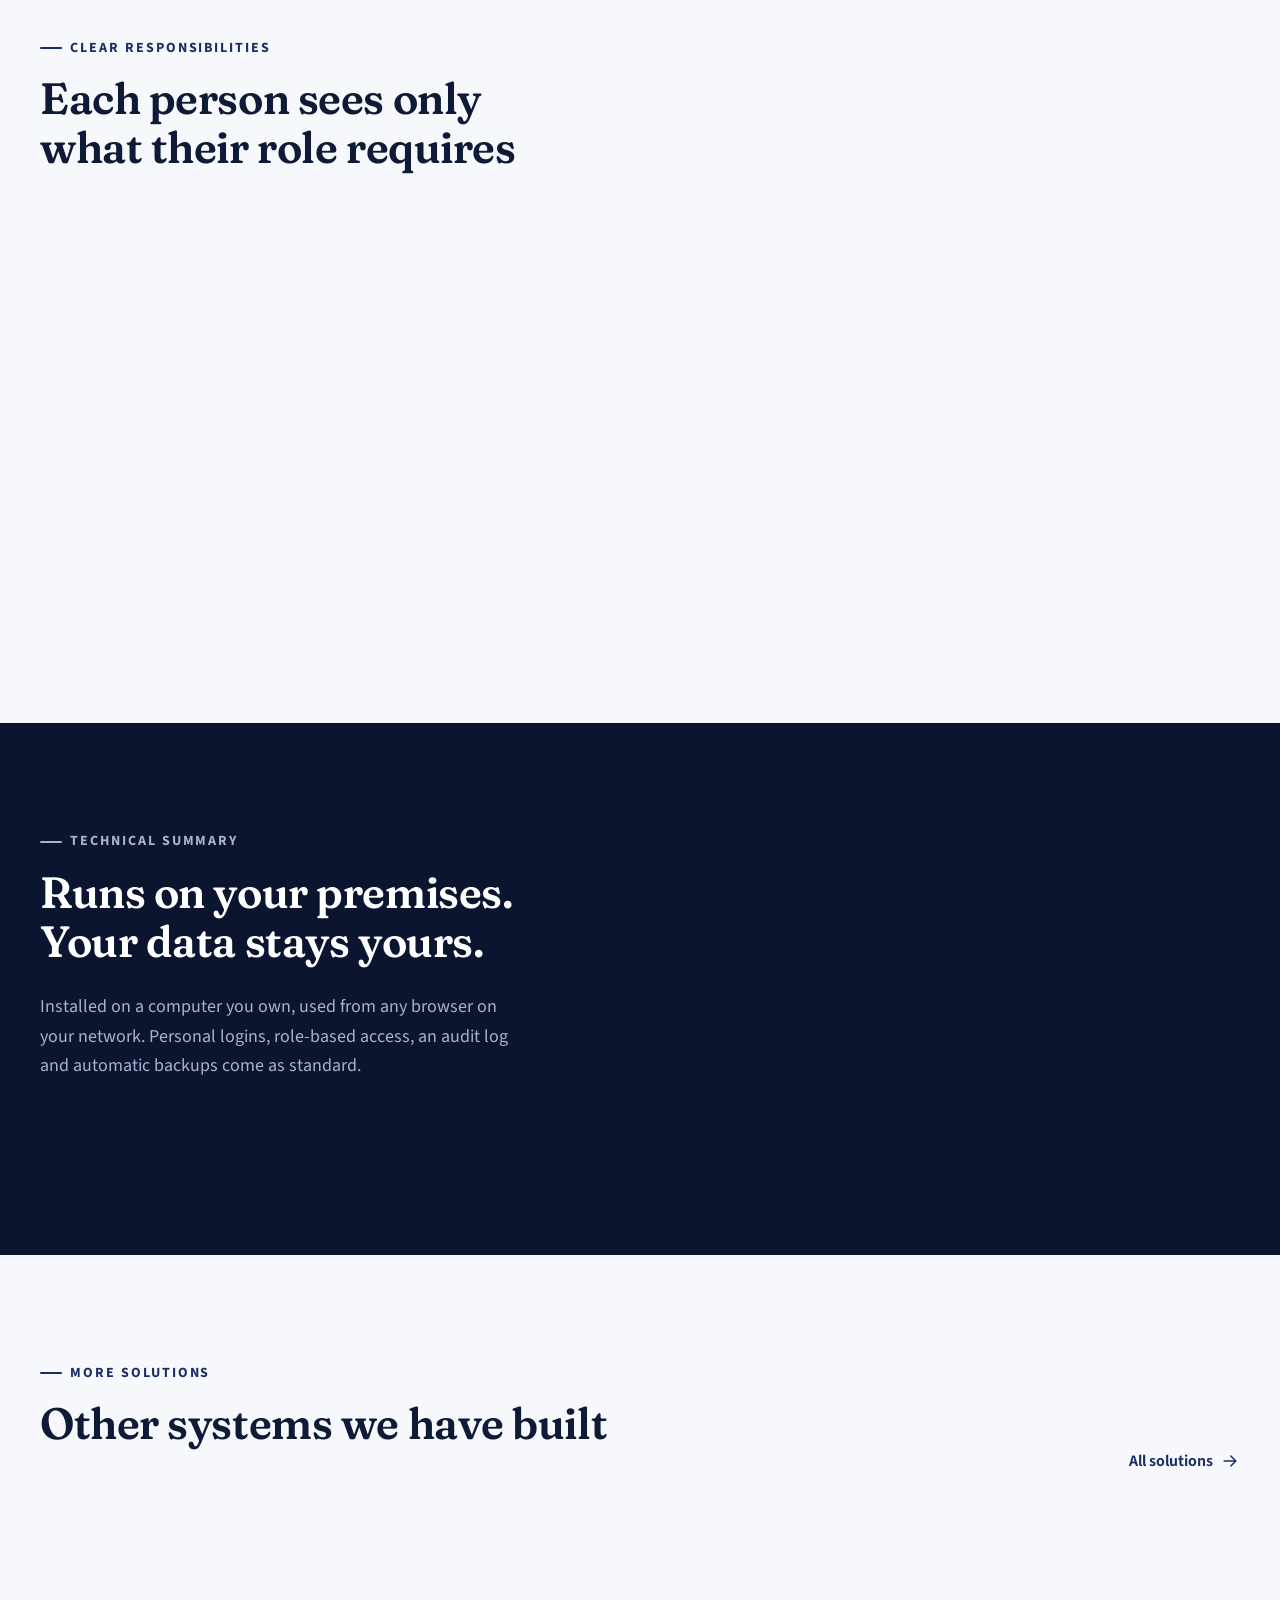
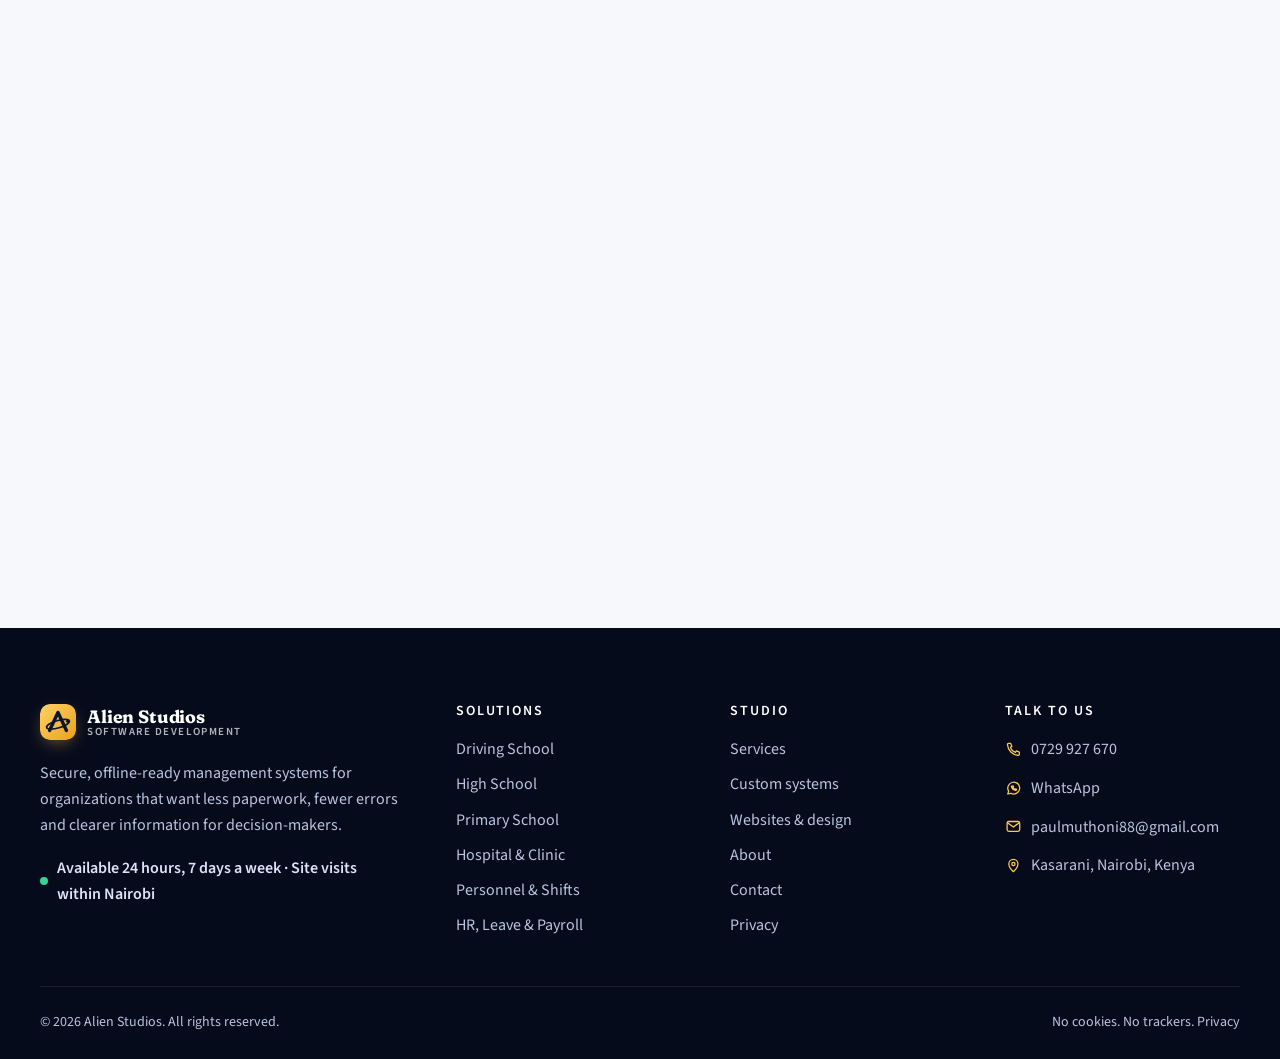
<file: solutions/staff-leave-payroll/index.html>
<!DOCTYPE html>
<html lang="en-KE" class="no-js" data-theme="light">
<head>
  <meta charset="utf-8">
  <meta name="viewport" content="width=device-width, initial-scale=1, viewport-fit=cover">
  <meta http-equiv="Content-Security-Policy" content="default-src 'self'; script-src 'self'; style-src 'self'; img-src 'self' data:; font-src 'self'; connect-src 'self'; manifest-src 'self'; media-src 'none'; object-src 'none'; frame-src 'none'; worker-src 'none'; base-uri 'self'; form-action 'self' mailto:">
  <meta name="referrer" content="strict-origin-when-cross-origin">
  <title>Staff, Leave &amp; Payroll Management System | Alien Studios</title>
  <meta name="description" content="Staff records, weekly off-day rotas, leave approvals, monthly payroll with Kenyan statutory deductions and payslips — secure and offline.">
  <meta name="robots" content="index, follow">
  <meta name="author" content="Paul Muthoni, Alien Studios">
  <link rel="canonical" href="https://paulmuthoni88-coder.github.io/alien-studios-website/solutions/staff-leave-payroll/">
  <meta name="theme-color" content="#0B1530">
  <meta name="color-scheme" content="light dark">
  <meta property="og:type" content="product">
  <meta property="og:site_name" content="Alien Studios">
  <meta property="og:locale" content="en_KE">
  <meta property="og:title" content="Staff, Leave &amp; Payroll Management System | Alien Studios">
  <meta property="og:description" content="Staff records, weekly off-day rotas, leave approvals, monthly payroll with Kenyan statutory deductions and payslips — secure and offline.">
  <meta property="og:url" content="https://paulmuthoni88-coder.github.io/alien-studios-website/solutions/staff-leave-payroll/">
  <meta property="og:image" content="https://paulmuthoni88-coder.github.io/alien-studios-website/assets/img/og-image.png">
  <meta property="og:image:width" content="1200">
  <meta property="og:image:height" content="630">
  <meta property="og:image:alt" content="Alien Studios — software built around how you work">
  <meta name="twitter:card" content="summary_large_image">
  <link rel="icon" href="../../assets/icons/favicon.svg" type="image/svg+xml">
  <link rel="icon" href="../../assets/icons/favicon-32.png" sizes="32x32" type="image/png">
  <link rel="apple-touch-icon" href="../../assets/icons/apple-touch-icon.png">
  <link rel="manifest" href="../../site.webmanifest">
  <link rel="preload" href="../../assets/fonts/source-sans-3-var.woff2" as="font" type="font/woff2" crossorigin>
  <link rel="preload" href="../../assets/fonts/fraunces-var.woff2" as="font" type="font/woff2" crossorigin>
  <link rel="stylesheet" href="../../assets/css/main.dc62662292.css">
  <script src="../../assets/js/theme.90586adb52.js"></script>
  <script src="../../assets/js/main.18a10257b5.js" defer></script>
  <script type="application/ld+json">{"@context":"https://schema.org","@graph":[{"@type":"ProfessionalService","@id":"https://paulmuthoni88-coder.github.io/alien-studios-website/#organization","name":"Alien Studios","url":"https://paulmuthoni88-coder.github.io/alien-studios-website/","description":"Alien Studios designs and builds secure, offline-ready management systems for schools, hospitals, HR and payroll, security units and growing businesses in Kenya.","email":"paulmuthoni88@gmail.com","telephone":"+254729927670","logo":"https://paulmuthoni88-coder.github.io/alien-studios-website/assets/icons/icon-512.png","image":"https://paulmuthoni88-coder.github.io/alien-studios-website/assets/img/og-image.png","founder":{"@type":"Person","name":"Paul Muthoni","jobTitle":"Lead Software Developer"},"address":{"@type":"PostalAddress","addressLocality":"Kasarani, Nairobi","addressCountry":"KE"},"areaServed":{"@type":"Country","name":"Kenya"},"openingHours":"Mo-Su 00:00-23:59","knowsAbout":["Management information systems","School management software","Hospital management software","Payroll software","M-Pesa integration","Web design","Graphic design"]},{"@type":"WebSite","@id":"https://paulmuthoni88-coder.github.io/alien-studios-website/#website","url":"https://paulmuthoni88-coder.github.io/alien-studios-website/","name":"Alien Studios","publisher":{"@id":"https://paulmuthoni88-coder.github.io/alien-studios-website/#organization"},"inLanguage":"en-KE"},{"@type":"BreadcrumbList","itemListElement":[{"@type":"ListItem","position":1,"name":"Home","item":"https://paulmuthoni88-coder.github.io/alien-studios-website/"},{"@type":"ListItem","position":2,"name":"Solutions","item":"https://paulmuthoni88-coder.github.io/alien-studios-website/solutions/"},{"@type":"ListItem","position":3,"name":"HR, Leave & Payroll","item":"https://paulmuthoni88-coder.github.io/alien-studios-website/solutions/staff-leave-payroll/"}]},{"@type":"SoftwareApplication","name":"Staff, Leave & Payroll Management System","applicationCategory":"BusinessApplication","operatingSystem":"Windows, any modern web browser","description":"Staff records, weekly off-day rotas, leave approvals, monthly payroll with Kenyan statutory deductions and payslips — secure and offline.","url":"https://paulmuthoni88-coder.github.io/alien-studios-website/solutions/staff-leave-payroll/","provider":{"@id":"https://paulmuthoni88-coder.github.io/alien-studios-website/#organization"},"featureList":["Staff records: job, contract end, National ID, KRA PIN, NSSF, SHA, bank, salary and allowances; contract-expiry alerts","Weekly off-day rota by department with minimum cover and swap requests","Annual, maternity, paternity, sick and compassionate leave — off days and holidays excluded, all editable","Approval chain from employee to Director, with reasons for rejections","Monthly payroll: HR prepares, the Director approves, Finance pays","PAYE, NSSF, SHIF, Affordable Housing Levy, SACCO and loans; rates editable and stored per month","Payslips released after approval, printable or saved as PDF","Reports: staff list, leave balances and register, payroll summary, statutory returns, bank schedule","Confidential data limited to HR and the Director; full audit log; automatic backups"]}]}</script>
</head>
<body>
  <a class="skip-link" href="#main">Skip to content</a>
  <header class="site-header" data-header>
  <div class="container site-header__inner">
    <a class="brand" href="../../" aria-label="Alien Studios — home"><span class="brand__mark"><img src="../../assets/img/logo-mark.svg" alt="" width="36" height="36"></span><span class="brand__text"><strong>Alien Studios</strong><small>Software development</small></span>
</a>
    <nav class="nav" id="site-nav" aria-label="Main" data-nav>
      <ul class="nav__list">
        <li class="nav__item nav__item--mega">
          <a class="nav__link" href="../../solutions/" aria-current="page">Solutions</a>
          <button class="nav__expand" type="button" aria-expanded="false" aria-controls="mega-solutions" data-mega-toggle><span class="sr-only">Show the solutions menu</span><svg viewBox="0 0 24 24" width="16" height="16" fill="none" stroke="currentColor" stroke-width="2" stroke-linecap="round" stroke-linejoin="round" aria-hidden="true" focusable="false"><path d="m6 9 6 6 6-6"/></svg></button>
          <div class="mega" id="mega-solutions" data-mega>
            <div class="mega__grid">
              <a class="mega__link" href="../../solutions/driving-school/"><span class="icon-badge icon-badge--sm"><svg class="icon" viewBox="0 0 24 24" width="24" height="24" fill="none" stroke="currentColor" stroke-width="1.8" stroke-linecap="round" stroke-linejoin="round" aria-hidden="true" focusable="false"><circle cx="12" cy="12" r="9"/><circle cx="12" cy="12" r="2.5"/><path d="M12 14.5V21M9.6 11.3 3.3 9.8M14.4 11.3l6.3-1.5"/></svg></span><span><b>Driving School</b><small>Lessons, fleet, fees, M-Pesa</small></span></a>
              <a class="mega__link" href="../../solutions/high-school/"><span class="icon-badge icon-badge--sm"><svg class="icon" viewBox="0 0 24 24" width="24" height="24" fill="none" stroke="currentColor" stroke-width="1.8" stroke-linecap="round" stroke-linejoin="round" aria-hidden="true" focusable="false"><path d="m3 9 9-5 9 5-9 5-9-5Z"/><path d="M7 11.2V16c0 1.4 2.2 3 5 3s5-1.6 5-3v-4.8"/><path d="M21 9v6"/></svg></span><span><b>High School</b><small>Admissions, fees, CBC results</small></span></a>
              <a class="mega__link" href="../../solutions/primary-school/"><span class="icon-badge icon-badge--sm"><svg class="icon" viewBox="0 0 24 24" width="24" height="24" fill="none" stroke="currentColor" stroke-width="1.8" stroke-linecap="round" stroke-linejoin="round" aria-hidden="true" focusable="false"><path d="M4 5.5A2.5 2.5 0 0 1 6.5 3H20v15H6.5A2.5 2.5 0 0 0 4 20.5v-15Z"/><path d="M4 20.5A2.5 2.5 0 0 1 6.5 18H20v3H6.5"/><path d="M9 8h7M9 11.5h5"/></svg></span><span><b>Primary School</b><small>Vote heads, CBC, report cards</small></span></a>
              <a class="mega__link" href="../../solutions/hospital/"><span class="icon-badge icon-badge--sm"><svg class="icon" viewBox="0 0 24 24" width="24" height="24" fill="none" stroke="currentColor" stroke-width="1.8" stroke-linecap="round" stroke-linejoin="round" aria-hidden="true" focusable="false"><path d="M12 20s-7.5-4.4-7.5-10A4.3 4.3 0 0 1 12 7.4 4.3 4.3 0 0 1 19.5 10c0 5.6-7.5 10-7.5 10Z"/><path d="M12 10.5v5M9.5 13h5"/></svg></span><span><b>Hospital &amp; Clinic</b><small>Patients, pharmacy, MoH reports</small></span></a>
              <a class="mega__link" href="../../solutions/personnel-shift-leave/"><span class="icon-badge icon-badge--sm"><svg class="icon" viewBox="0 0 24 24" width="24" height="24" fill="none" stroke="currentColor" stroke-width="1.8" stroke-linecap="round" stroke-linejoin="round" aria-hidden="true" focusable="false"><path d="M12 3 4.5 6v5.5c0 4.6 3.2 8.2 7.5 9.5 4.3-1.3 7.5-4.9 7.5-9.5V6L12 3Z"/><path d="m9 12 2.2 2.2L15.5 10"/></svg></span><span><b>Personnel &amp; Shifts</b><small>Nominal roll, passes, briefs</small></span></a>
              <a class="mega__link" href="../../solutions/staff-leave-payroll/"><span class="icon-badge icon-badge--sm"><svg class="icon" viewBox="0 0 24 24" width="24" height="24" fill="none" stroke="currentColor" stroke-width="1.8" stroke-linecap="round" stroke-linejoin="round" aria-hidden="true" focusable="false"><rect x="3" y="5" width="18" height="14" rx="2.5"/><path d="M3 10h18"/><circle cx="12" cy="14.5" r="2"/><path d="M7 14.5h.01M17 14.5h.01"/></svg></span><span><b>HR, Leave &amp; Payroll</b><small>PAYE, NSSF, SHIF, payslips</small></span></a>
            </div>
            <a class="mega__foot" href="../../services/#custom">Need something else? We build custom systems <svg class="icon" viewBox="0 0 24 24" width="24" height="24" fill="none" stroke="currentColor" stroke-width="1.8" stroke-linecap="round" stroke-linejoin="round" aria-hidden="true" focusable="false"><path d="M5 12h14M13 6l6 6-6 6"/></svg></a>
          </div>
        </li>
        <li class="nav__item"><a class="nav__link" href="../../services/">Services</a></li>
        <li class="nav__item"><a class="nav__link" href="../../about/">About</a></li>
        <li class="nav__item"><a class="nav__link" href="../../contact/">Contact</a></li>
      </ul>
      <div class="nav__mobile-cta"><a class="btn btn--primary btn--block" href="../../contact/">Book a free demo</a><a class="btn btn--ghost btn--block" href="tel:+254729927670"><svg class="icon" viewBox="0 0 24 24" width="24" height="24" fill="none" stroke="currentColor" stroke-width="1.8" stroke-linecap="round" stroke-linejoin="round" aria-hidden="true" focusable="false"><path d="M5 3.5h3.2l1.6 4.2-2 1.4a11 11 0 0 0 7.1 7.1l1.4-2 4.2 1.6V19a1.5 1.5 0 0 1-1.6 1.5A16.5 16.5 0 0 1 3.5 5.1 1.5 1.5 0 0 1 5 3.5Z"/></svg> 0729 927 670</a></div>
    </nav>
    <div class="site-header__actions">
      <button class="icon-btn" type="button" data-theme-toggle aria-label="Switch to dark theme"><span class="theme-icon theme-icon--moon"><svg class="icon" viewBox="0 0 24 24" width="24" height="24" fill="none" stroke="currentColor" stroke-width="1.8" stroke-linecap="round" stroke-linejoin="round" aria-hidden="true" focusable="false"><path d="M20 14.5A8.5 8.5 0 1 1 9.5 4a7 7 0 0 0 10.5 10.5Z"/></svg></span><span class="theme-icon theme-icon--sun"><svg class="icon" viewBox="0 0 24 24" width="24" height="24" fill="none" stroke="currentColor" stroke-width="1.8" stroke-linecap="round" stroke-linejoin="round" aria-hidden="true" focusable="false"><circle cx="12" cy="12" r="4"/><path d="M12 2.5v2M12 19.5v2M2.5 12h2M19.5 12h2M5.3 5.3l1.4 1.4M17.3 17.3l1.4 1.4M18.7 5.3l-1.4 1.4M6.7 17.3l-1.4 1.4"/></svg></span></button>
      <a class="btn btn--primary btn--sm hide-mobile" href="../../contact/">Book a demo</a>
      <button class="icon-btn nav-toggle" type="button" aria-expanded="false" aria-controls="site-nav" data-nav-toggle><span class="sr-only">Menu</span><span class="nav-toggle__bars" aria-hidden="true"><i></i><i></i><i></i></span></button>
    </div>
  </div>
</header>

  <main id="main" tabindex="-1">

<section class="hero hero--product" aria-labelledby="page-title">
  <div class="hero__bg" aria-hidden="true"><div class="orb orb--1"></div><div class="orb orb--2"></div><div class="gridlines"></div></div>
  <div class="container hero__inner hero__inner--split">
    <div>
      <nav class="breadcrumb" aria-label="Breadcrumb"><ol><li><a href="../../">Home</a></li><li><a href="../../solutions/">Solutions</a></li><li aria-current="page">HR, Leave &amp; Payroll</li></ol></nav>
      <p class="eyebrow"><svg class="icon" viewBox="0 0 24 24" width="24" height="24" fill="none" stroke="currentColor" stroke-width="1.8" stroke-linecap="round" stroke-linejoin="round" aria-hidden="true" focusable="false"><rect x="3" y="5" width="18" height="14" rx="2.5"/><path d="M3 10h18"/><circle cx="12" cy="14.5" r="2"/><path d="M7 14.5h.01M17 14.5h.01"/></svg> HR &amp; Finance · Organizations with about 10–100 staff</p>
      <h1 id="page-title" class="display">Staff, Leave &amp; Payroll Management System</h1>
      <p class="lead accent-line">Organized people. Fair leave. Accurate pay.</p>
      <p class="hero__sub">Staff records, weekly off-day rotas, leave approvals, monthly payroll with Kenyan statutory deductions and payslips — secure and offline.</p>
      <div class="actions">
        <a class="btn btn--primary" href="../../contact/?system=staff-leave-payroll">Book a free demo <svg class="icon" viewBox="0 0 24 24" width="24" height="24" fill="none" stroke="currentColor" stroke-width="1.8" stroke-linecap="round" stroke-linejoin="round" aria-hidden="true" focusable="false"><path d="M5 12h14M13 6l6 6-6 6"/></svg></a>
        <a class="btn btn--ghost" href="https://wa.me/254729927670?text=Hello%20Alien%20Studios%2C%20I%20would%20like%20a%20demonstration%20of%20the%20Staff%2C%20Leave%20%26%20Payroll%20Management%20System." target="_blank" rel="noopener noreferrer"><svg class="icon" viewBox="0 0 24 24" width="24" height="24" fill="none" stroke="currentColor" stroke-width="1.8" stroke-linecap="round" stroke-linejoin="round" aria-hidden="true" focusable="false"><path d="M4 20l1.2-4.1A8.5 8.5 0 1 1 8.4 19L4 20Z"/><path d="M9.2 8.8c.2 2.9 2.9 5.6 5.9 6 .7 0 1.5-.8 1.4-1.4l-1.6-.8-.9.9a5.1 5.1 0 0 1-2.6-2.6l.9-.9-.8-1.6c-.6-.1-1.4.6-1.4 1.4"/></svg> Ask on WhatsApp</a>
      </div>
      <ul class="tag-list tag-list--light"><li>Kenyan payroll</li><li>Offline</li><li>Approvals</li><li>Payslips</li></ul>
    </div>
    <div class="hero__visual reveal"><div class="mock" aria-hidden="true">
  <div class="mock__bar"><i></i><i></i><i></i><span>HR, Leave &amp; Payroll · dashboard</span></div>
  <div class="mock__body">
    <div class="mock__side"><span class="mock__logo"><svg class="icon" viewBox="0 0 24 24" width="24" height="24" fill="none" stroke="currentColor" stroke-width="1.8" stroke-linecap="round" stroke-linejoin="round" aria-hidden="true" focusable="false"><rect x="3" y="5" width="18" height="14" rx="2.5"/><path d="M3 10h18"/><circle cx="12" cy="14.5" r="2"/><path d="M7 14.5h.01M17 14.5h.01"/></svg></span><b></b><b></b><b class="on"></b><b></b><b></b></div>
    <div class="mock__main">
      <div class="mock__kpis"><div><small>Statutory deductions</small><strong></strong></div><div><small>Minimum cover protected</small><strong></strong></div><div><small>Approval chain</small><strong></strong></div></div>
      <div class="mock__chart"><span></span><span></span><span></span><span></span><span></span><span></span><span></span><span></span><span></span><span></span></div>
      <div class="mock__rows"><div class="mock__row"><span class="mock__dot mock__dot--0"></span><span class="mock__line mock__line--w1"></span><span class="mock__chip">Employee</span></div><div class="mock__row"><span class="mock__dot mock__dot--1"></span><span class="mock__line mock__line--w2"></span><span class="mock__chip">Head of Department</span></div><div class="mock__row"><span class="mock__dot mock__dot--2"></span><span class="mock__line mock__line--w3"></span><span class="mock__chip">HR</span></div><div class="mock__row"><span class="mock__dot mock__dot--3"></span><span class="mock__line mock__line--w1"></span><span class="mock__chip">Director</span></div></div>
    </div>
  </div>
</div></div>
  </div>
</section>

<section class="section" aria-labelledby="h-highlights">
  <div class="container">
    <div class="section-head"><p class="kicker">What makes it different</p><h2 id="h-highlights">Designed around the way your team actually works</h2><p class="muted">For Organizations with about 10–100 staff.</p></div>
    <div class="grid grid--4"><div class="card feature reveal"><span class="feature__num">01</span><h3>Statutory deductions</h3><p>PAYE, NSSF, SHIF and Housing Levy calculated automatically.</p></div><div class="card feature reveal"><span class="feature__num">02</span><h3>Minimum cover protected</h3><p>Off days refused if a department would be under-staffed.</p></div><div class="card feature reveal"><span class="feature__num">03</span><h3>Approval chain</h3><p>Employee → HOD → HR → Director, with balances automatic.</p></div><div class="card feature reveal"><span class="feature__num">04</span><h3>Payslips and returns</h3><p>Payslips with year-to-date totals; bank and statutory files.</p></div></div>
    <figure class="photo-banner reveal"><img class="photo" src="../../assets/img/photos/hr-800.webp" srcset="../../assets/img/photos/hr-800.webp 800w, ../../assets/img/photos/hr-1600.webp 1600w" sizes="(max-width: 1240px) 100vw, 1200px" alt="An HR officer working on a laptop at her desk" width="1600" height="1067" loading="lazy" decoding="async"><figcaption><span class="photo-banner__kicker">Built for</span><strong>Organizations with about 10–100 staff</strong></figcaption></figure>
  </div>
</section>

<section class="section section--alt" aria-labelledby="h-features">
  <div class="container split">
    <div class="split__aside">
      <p class="kicker">Inside the system</p>
      <h2 id="h-features">Everything in one controlled record</h2>
      <p class="muted">Every feature listed here exists in the current build and can be shown in a live demonstration with fictitious data.</p>
      <a class="btn btn--primary" href="../../contact/?system=staff-leave-payroll">See it live <svg class="icon" viewBox="0 0 24 24" width="24" height="24" fill="none" stroke="currentColor" stroke-width="1.8" stroke-linecap="round" stroke-linejoin="round" aria-hidden="true" focusable="false"><path d="M5 12h14M13 6l6 6-6 6"/></svg></a>
    </div>
    <ul class="checklist"><li class="reveal"><svg class="icon" viewBox="0 0 24 24" width="24" height="24" fill="none" stroke="currentColor" stroke-width="1.8" stroke-linecap="round" stroke-linejoin="round" aria-hidden="true" focusable="false"><path d="m5 12.5 4.5 4.5L19 7.5"/></svg><span>Staff records: job, contract end, National ID, KRA PIN, NSSF, SHA, bank, salary and allowances; contract-expiry alerts</span></li><li class="reveal"><svg class="icon" viewBox="0 0 24 24" width="24" height="24" fill="none" stroke="currentColor" stroke-width="1.8" stroke-linecap="round" stroke-linejoin="round" aria-hidden="true" focusable="false"><path d="m5 12.5 4.5 4.5L19 7.5"/></svg><span>Weekly off-day rota by department with minimum cover and swap requests</span></li><li class="reveal"><svg class="icon" viewBox="0 0 24 24" width="24" height="24" fill="none" stroke="currentColor" stroke-width="1.8" stroke-linecap="round" stroke-linejoin="round" aria-hidden="true" focusable="false"><path d="m5 12.5 4.5 4.5L19 7.5"/></svg><span>Annual, maternity, paternity, sick and compassionate leave — off days and holidays excluded, all editable</span></li><li class="reveal"><svg class="icon" viewBox="0 0 24 24" width="24" height="24" fill="none" stroke="currentColor" stroke-width="1.8" stroke-linecap="round" stroke-linejoin="round" aria-hidden="true" focusable="false"><path d="m5 12.5 4.5 4.5L19 7.5"/></svg><span>Approval chain from employee to Director, with reasons for rejections</span></li><li class="reveal"><svg class="icon" viewBox="0 0 24 24" width="24" height="24" fill="none" stroke="currentColor" stroke-width="1.8" stroke-linecap="round" stroke-linejoin="round" aria-hidden="true" focusable="false"><path d="m5 12.5 4.5 4.5L19 7.5"/></svg><span>Monthly payroll: HR prepares, the Director approves, Finance pays</span></li><li class="reveal"><svg class="icon" viewBox="0 0 24 24" width="24" height="24" fill="none" stroke="currentColor" stroke-width="1.8" stroke-linecap="round" stroke-linejoin="round" aria-hidden="true" focusable="false"><path d="m5 12.5 4.5 4.5L19 7.5"/></svg><span>PAYE, NSSF, SHIF, Affordable Housing Levy, SACCO and loans; rates editable and stored per month</span></li><li class="reveal"><svg class="icon" viewBox="0 0 24 24" width="24" height="24" fill="none" stroke="currentColor" stroke-width="1.8" stroke-linecap="round" stroke-linejoin="round" aria-hidden="true" focusable="false"><path d="m5 12.5 4.5 4.5L19 7.5"/></svg><span>Payslips released after approval, printable or saved as PDF</span></li><li class="reveal"><svg class="icon" viewBox="0 0 24 24" width="24" height="24" fill="none" stroke="currentColor" stroke-width="1.8" stroke-linecap="round" stroke-linejoin="round" aria-hidden="true" focusable="false"><path d="m5 12.5 4.5 4.5L19 7.5"/></svg><span>Reports: staff list, leave balances and register, payroll summary, statutory returns, bank schedule</span></li><li class="reveal"><svg class="icon" viewBox="0 0 24 24" width="24" height="24" fill="none" stroke="currentColor" stroke-width="1.8" stroke-linecap="round" stroke-linejoin="round" aria-hidden="true" focusable="false"><path d="m5 12.5 4.5 4.5L19 7.5"/></svg><span>Confidential data limited to HR and the Director; full audit log; automatic backups</span></li></ul>
  </div>
</section>

<section class="section" aria-labelledby="h-roles">
  <div class="container">
    <div class="section-head"><p class="kicker">Clear responsibilities</p><h2 id="h-roles">Each person sees only what their role requires</h2></div>
    <div class="table-wrap reveal"><table class="table"><caption class="sr-only">Roles and access in the Staff, Leave &amp; Payroll Management System</caption><thead><tr><th scope="col">Role</th><th scope="col">What they do</th></tr></thead>
    <tbody><tr><th scope="row">Employee</th><td>Leave and off-day requests, own payslips</td></tr><tr><th scope="row">Head of Department</th><td>Recommends requests; sets department off days</td></tr><tr><th scope="row">HR</th><td>Staff records, leave verification, payroll preparation</td></tr><tr><th scope="row">Director</th><td>Final approval of leave and payroll; audit log</td></tr><tr><th scope="row">Finance</th><td>Bank schedule and statutory files; marks payroll paid</td></tr><tr><th scope="row">Administrator</th><td>Accounts, settings and backups — no salaries</td></tr></tbody></table></div>
  </div>
</section>

<section class="section section--dark" aria-labelledby="h-deploy">
  <div class="container split">
    <div class="split__aside">
      <p class="kicker kicker--gold">Technical summary</p>
      <h2 id="h-deploy">Runs on your premises. Your data stays yours.</h2>
      <p>Installed on a computer you own, used from any browser on your network. Personal logins, role-based access, an audit log and automatic backups come as standard.</p>
    </div>
    <dl class="spec"><div class="spec__row reveal"><dt>Runs on</dt><dd>One server PC on the office network; browsers on other PCs</dd></div><div class="spec__row reveal"><dt>Internet</dt><dd>Not needed — fully offline</dd></div><div class="spec__row reveal"><dt>Stack</dt><dd>Python 3 standard library and SQLite</dd></div><div class="spec__row reveal"><dt>Rates</dt><dd>Editable in Settings; each payroll month keeps the rates it used</dd></div></dl>
  </div>
</section>

<section class="section" aria-labelledby="h-more">
  <div class="container">
    <div class="section-head section-head--row"><div><p class="kicker">More solutions</p><h2 id="h-more">Other systems we have built</h2></div><a class="link-arrow" href="../../solutions/">All solutions <svg class="icon" viewBox="0 0 24 24" width="24" height="24" fill="none" stroke="currentColor" stroke-width="1.8" stroke-linecap="round" stroke-linejoin="round" aria-hidden="true" focusable="false"><path d="M5 12h14M13 6l6 6-6 6"/></svg></a></div>
    <div class="grid grid--3"><article class="card product-card reveal" data-sector="Education" data-index="0">
  <div class="product-card__media"><img class="photo" src="../../assets/img/photos/driving-800.webp" srcset="../../assets/img/photos/driving-800.webp 800w, ../../assets/img/photos/driving-1600.webp 1600w" sizes="(max-width: 640px) 100vw, (max-width: 1000px) 50vw, 400px" alt="A driving instructor with a clipboard guiding a learner beside a car" width="1600" height="1067" loading="lazy" decoding="async"></div>
  <div class="product-card__top"><span class="icon-badge"><svg class="icon" viewBox="0 0 24 24" width="24" height="24" fill="none" stroke="currentColor" stroke-width="1.8" stroke-linecap="round" stroke-linejoin="round" aria-hidden="true" focusable="false"><circle cx="12" cy="12" r="9"/><circle cx="12" cy="12" r="2.5"/><path d="M12 14.5V21M9.6 11.3 3.3 9.8M14.4 11.3l6.3-1.5"/></svg></span><span class="pill">Education</span></div>
  <h3 class="product-card__title"><a class="stretched" href="../../solutions/driving-school/">Driving School Management System</a></h3>
  <p class="product-card__text">Students, lesson bookings, instructors, vehicles, fees with M-Pesa and assessments in one place — with a portal where students see their own schedule and pay from their phone.</p>
  <ul class="tag-list"><li>LAN server</li><li>M-Pesa</li><li>Student portal</li><li>Offline-first</li></ul>
  <span class="link-arrow" aria-hidden="true">View system <svg class="icon" viewBox="0 0 24 24" width="24" height="24" fill="none" stroke="currentColor" stroke-width="1.8" stroke-linecap="round" stroke-linejoin="round" aria-hidden="true" focusable="false"><path d="M5 12h14M13 6l6 6-6 6"/></svg></span>
</article><article class="card product-card reveal" data-sector="Education" data-index="1">
  <div class="product-card__media"><img class="photo" src="../../assets/img/photos/highschool-800.webp" srcset="../../assets/img/photos/highschool-800.webp 800w, ../../assets/img/photos/highschool-1600.webp 1600w" sizes="(max-width: 640px) 100vw, (max-width: 1000px) 50vw, 400px" alt="Secondary school students in green uniforms writing in their exercise books" width="1600" height="1067" loading="lazy" decoding="async"></div>
  <div class="product-card__top"><span class="icon-badge"><svg class="icon" viewBox="0 0 24 24" width="24" height="24" fill="none" stroke="currentColor" stroke-width="1.8" stroke-linecap="round" stroke-linejoin="round" aria-hidden="true" focusable="false"><path d="m3 9 9-5 9 5-9 5-9-5Z"/><path d="M7 11.2V16c0 1.4 2.2 3 5 3s5-1.6 5-3v-4.8"/><path d="M21 9v6"/></svg></span><span class="pill">Education</span></div>
  <h3 class="product-card__title"><a class="stretched" href="../../solutions/high-school/">High School Management System</a></h3>
  <p class="product-card__text">Admissions, term billing and receipts, CBC exams and report cards, attendance, timetables and boarding for secondary and senior schools — on the school&#39;s own network.</p>
  <ul class="tag-list"><li>LAN server</li><li>CBC</li><li>Boarding</li><li>Offline</li></ul>
  <span class="link-arrow" aria-hidden="true">View system <svg class="icon" viewBox="0 0 24 24" width="24" height="24" fill="none" stroke="currentColor" stroke-width="1.8" stroke-linecap="round" stroke-linejoin="round" aria-hidden="true" focusable="false"><path d="M5 12h14M13 6l6 6-6 6"/></svg></span>
</article><article class="card product-card reveal" data-sector="Education" data-index="2">
  <div class="product-card__media"><img class="photo" src="../../assets/img/photos/primary-800.webp" srcset="../../assets/img/photos/primary-800.webp 800w, ../../assets/img/photos/primary-1600.webp 1600w" sizes="(max-width: 640px) 100vw, (max-width: 1000px) 50vw, 400px" alt="Young pupils in school uniform working together at a classroom table" width="1600" height="1067" loading="lazy" decoding="async"></div>
  <div class="product-card__top"><span class="icon-badge"><svg class="icon" viewBox="0 0 24 24" width="24" height="24" fill="none" stroke="currentColor" stroke-width="1.8" stroke-linecap="round" stroke-linejoin="round" aria-hidden="true" focusable="false"><path d="M4 5.5A2.5 2.5 0 0 1 6.5 3H20v15H6.5A2.5 2.5 0 0 0 4 20.5v-15Z"/><path d="M4 20.5A2.5 2.5 0 0 1 6.5 18H20v3H6.5"/><path d="M9 8h7M9 11.5h5"/></svg></span><span class="pill">Education</span></div>
  <h3 class="product-card__title"><a class="stretched" href="../../solutions/primary-school/">Primary School Management System</a></h3>
  <p class="product-card__text">An offline desktop system for pre-primary, primary and junior schools: learner records with guardian consent, vote-head fees and receipts, CBC assessment with approval, report cards, attendance and clubs.</p>
  <ul class="tag-list"><li>Desktop</li><li>CBC</li><li>Offline</li><li>Guardian consent</li></ul>
  <span class="link-arrow" aria-hidden="true">View system <svg class="icon" viewBox="0 0 24 24" width="24" height="24" fill="none" stroke="currentColor" stroke-width="1.8" stroke-linecap="round" stroke-linejoin="round" aria-hidden="true" focusable="false"><path d="M5 12h14M13 6l6 6-6 6"/></svg></span>
</article></div>
  </div>
</section>
  </main>
  <footer class="site-footer">
  <div class="container site-footer__grid">
    <div class="site-footer__brand">
      <a class="brand brand--light" href="../../" aria-label="Alien Studios — home"><span class="brand__mark"><img src="../../assets/img/logo-mark.svg" alt="" width="36" height="36"></span><span class="brand__text"><strong>Alien Studios</strong><small>Software development</small></span>
</a>
      <p>Secure, offline-ready management systems for organizations that want less paperwork, fewer errors and clearer information for decision-makers.</p>
      <p class="site-footer__avail"><span class="status-dot" aria-hidden="true"></span> Available 24 hours, 7 days a week · Site visits within Nairobi</p>
    </div>
    <nav aria-label="Solutions">
      <h2 class="site-footer__title">Solutions</h2>
      <ul>
        <li><a href="../../solutions/driving-school/">Driving School</a></li>
        <li><a href="../../solutions/high-school/">High School</a></li>
        <li><a href="../../solutions/primary-school/">Primary School</a></li>
        <li><a href="../../solutions/hospital/">Hospital &amp; Clinic</a></li>
        <li><a href="../../solutions/personnel-shift-leave/">Personnel &amp; Shifts</a></li>
        <li><a href="../../solutions/staff-leave-payroll/">HR, Leave &amp; Payroll</a></li>
      </ul>
    </nav>
    <nav aria-label="Studio">
      <h2 class="site-footer__title">Studio</h2>
      <ul>
        <li><a href="../../services/">Services</a></li>
        <li><a href="../../services/#custom">Custom systems</a></li>
        <li><a href="../../services/#design">Websites &amp; design</a></li>
        <li><a href="../../about/">About</a></li>
        <li><a href="../../contact/">Contact</a></li>
        <li><a href="../../privacy/">Privacy</a></li>
      </ul>
    </nav>
    <div>
      <h2 class="site-footer__title">Talk to us</h2>
      <ul class="contact-list">
        <li><a href="tel:+254729927670"><svg class="icon" viewBox="0 0 24 24" width="24" height="24" fill="none" stroke="currentColor" stroke-width="1.8" stroke-linecap="round" stroke-linejoin="round" aria-hidden="true" focusable="false"><path d="M5 3.5h3.2l1.6 4.2-2 1.4a11 11 0 0 0 7.1 7.1l1.4-2 4.2 1.6V19a1.5 1.5 0 0 1-1.6 1.5A16.5 16.5 0 0 1 3.5 5.1 1.5 1.5 0 0 1 5 3.5Z"/></svg> 0729 927 670</a></li>
        <li><a href="https://wa.me/254729927670?text=Hello%20Alien%20Studios%2C%20I%20would%20like%20to%20book%20a%20free%20demonstration." target="_blank" rel="noopener noreferrer"><svg class="icon" viewBox="0 0 24 24" width="24" height="24" fill="none" stroke="currentColor" stroke-width="1.8" stroke-linecap="round" stroke-linejoin="round" aria-hidden="true" focusable="false"><path d="M4 20l1.2-4.1A8.5 8.5 0 1 1 8.4 19L4 20Z"/><path d="M9.2 8.8c.2 2.9 2.9 5.6 5.9 6 .7 0 1.5-.8 1.4-1.4l-1.6-.8-.9.9a5.1 5.1 0 0 1-2.6-2.6l.9-.9-.8-1.6c-.6-.1-1.4.6-1.4 1.4"/></svg> WhatsApp</a></li>
        <li><a href="mailto:paulmuthoni88@gmail.com?subject=Enquiry%20from%20the%20Alien%20Studios%20website"><svg class="icon" viewBox="0 0 24 24" width="24" height="24" fill="none" stroke="currentColor" stroke-width="1.8" stroke-linecap="round" stroke-linejoin="round" aria-hidden="true" focusable="false"><rect x="3" y="5" width="18" height="14" rx="2.5"/><path d="m4 7 8 6 8-6"/></svg> paulmuthoni88@gmail.com</a></li>
        <li><span><svg class="icon" viewBox="0 0 24 24" width="24" height="24" fill="none" stroke="currentColor" stroke-width="1.8" stroke-linecap="round" stroke-linejoin="round" aria-hidden="true" focusable="false"><path d="M12 21s-6.5-5.6-6.5-11a6.5 6.5 0 0 1 13 0c0 5.4-6.5 11-6.5 11Z"/><circle cx="12" cy="10" r="2.3"/></svg> Kasarani, Nairobi, Kenya</span></li>
      </ul>
    </div>
  </div>
  <div class="container site-footer__bottom">
    <p>© 2026 Alien Studios. All rights reserved.</p>
    <p>No cookies. No trackers. <a href="../../privacy/">Privacy</a></p>
  </div>
</footer>

</body>
</html>
</file>
<file: assets/css/main.dc62662292.css>
/* ==========================================================================
   Alien Studios — main stylesheet
   Layers: tokens → base → layout → components → sections → utilities → motion
   ========================================================================== */
@font-face { font-family: "Fraunces"; src: url("../fonts/fraunces-var.woff2") format("woff2"); font-weight: 100 900; font-style: normal; font-display: swap; }
@font-face { font-family: "Fraunces"; src: url("../fonts/fraunces-italic-var.woff2") format("woff2"); font-weight: 100 900; font-style: italic; font-display: swap; }
@font-face { font-family: "Source Sans 3"; src: url("../fonts/source-sans-3-var.woff2") format("woff2"); font-weight: 200 900; font-style: normal; font-display: swap; }
@font-face { font-family: "Source Sans 3"; src: url("../fonts/source-sans-3-italic-var.woff2") format("woff2"); font-weight: 200 900; font-style: italic; font-display: swap; }

/* ---------- tokens ---------- */
:root {
  --navy-950: #060b1c; --navy-900: #0b1530; --navy-800: #12204a; --navy-700: #1b2d63; --navy-600: #2a3f80;
  --gold-300: #ffd98a; --gold-400: #ffc94d; --gold-500: #f5b731; --gold-600: #e09a12;
  --cyan-400: #4fd1ff; --green-400: #34d399; --rose-400: #fb7185;

  --bg: #f6f8fc; --bg-elev: #ffffff; --bg-alt: #eef2f9; --bg-dark: var(--navy-900);
  --text: #0e1a36; --text-muted: #55627d; --text-soft: #7a869e; --text-on-dark: #e9eefb; --text-on-dark-muted: #a7b3cf;
  --line: #dde3ef; --line-strong: #c6cfe1; --line-dark: rgba(255, 255, 255, .12);
  --brand: var(--gold-500); --brand-ink: var(--navy-900); --accent: var(--navy-700);
  --focus: #2563eb;

  --font-sans: "Source Sans 3", "Segoe UI", system-ui, -apple-system, Roboto, Arial, sans-serif;
  --font-display: "Fraunces", Georgia, "Times New Roman", serif;
  --fs-xs: .875rem; --fs-sm: 1rem; --fs-md: 1.125rem; --fs-lg: 1.3rem;
  --fs-h3: clamp(1.15rem, 1rem + .5vw, 1.35rem);
  --fs-h2: clamp(1.75rem, 1.3rem + 1.8vw, 2.75rem);
  --fs-display: clamp(2.5rem, 1.6rem + 4vw, 4.6rem);

  --r-sm: 10px; --r-md: 16px; --r-lg: 24px; --r-xl: 32px; --r-pill: 999px;
  --shadow-sm: 0 1px 2px rgba(11, 21, 48, .06), 0 2px 8px rgba(11, 21, 48, .05);
  --shadow-md: 0 8px 30px rgba(11, 21, 48, .09), 0 2px 6px rgba(11, 21, 48, .05);
  --shadow-lg: 0 30px 80px -20px rgba(11, 21, 48, .35);
  --shadow-gold: 0 10px 30px -8px rgba(245, 183, 49, .55);

  --container: 1200px; --gutter: clamp(1rem, .6rem + 2vw, 2rem);
  --section-y: clamp(4rem, 3rem + 4vw, 7rem);
  --header-h: 72px;
  --ease: cubic-bezier(.2, .7, .2, 1);
}
[data-theme="dark"] {
  --bg: #070d20; --bg-elev: #0e1834; --bg-alt: #0a1229; --bg-dark: #050a18;
  --text: #e9eefb; --text-muted: #a7b3cf; --text-soft: #8592b0;
  --line: rgba(255, 255, 255, .09); --line-strong: rgba(255, 255, 255, .16);
  --accent: var(--gold-400); --focus: #7aa7ff;
  --shadow-sm: 0 1px 2px rgba(0, 0, 0, .4); --shadow-md: 0 10px 30px rgba(0, 0, 0, .45);
  color-scheme: dark;
}

/* ---------- base ---------- */
*, *::before, *::after { box-sizing: border-box; }
html { -webkit-text-size-adjust: 100%; text-size-adjust: 100%; scroll-behavior: smooth; scroll-padding-top: calc(var(--header-h) + 16px); }
body { margin: 0; font-family: var(--font-sans); font-size: var(--fs-md); line-height: 1.65; color: var(--text); background: var(--bg); -webkit-font-smoothing: antialiased; text-rendering: optimizeLegibility; overflow-x: hidden; }
img, svg, canvas { display: block; max-width: 100%; }
img { height: auto; }
a { color: inherit; text-decoration-thickness: 1px; text-underline-offset: 3px; }
h1, h2, h3, h4 { font-family: var(--font-display); line-height: 1.12; letter-spacing: -.01em; margin: 0 0 .6em; font-weight: 600; font-variation-settings: "SOFT" 60, "WONK" 0; text-wrap: balance; }
h2 { font-size: var(--fs-h2); }
h3, .h3 { font-size: var(--fs-h3); letter-spacing: -.01em; }
p { margin: 0 0 1em; text-wrap: pretty; }
ul, ol { padding-left: 1.2em; }
button, input, select, textarea { font: inherit; color: inherit; }
::selection { background: var(--gold-400); color: var(--navy-900); }
:focus-visible { outline: 3px solid var(--focus); outline-offset: 3px; border-radius: 6px; }
main:focus { outline: none; }
.icon { width: 1.25em; height: 1.25em; flex: none; }
.sr-only { position: absolute !important; width: 1px; height: 1px; padding: 0; margin: -1px; overflow: hidden; clip: rect(0 0 0 0); white-space: nowrap; border: 0; }
.skip-link { position: absolute; left: 1rem; top: -100px; z-index: 1000; background: var(--gold-400); color: var(--navy-900); padding: .75rem 1rem; border-radius: var(--r-sm); font-weight: 700; text-decoration: none; }
.skip-link:focus { top: 1rem; }

/* ---------- layout ---------- */
.container { width: min(100% - 2 * var(--gutter), var(--container)); margin-inline: auto; }
.narrow { max-width: 820px; }
.section { padding-block: var(--section-y); position: relative; }
.section--tight { padding-top: 0; }
.section--alt { background: var(--bg-alt); }
.section--dark { background: var(--bg-dark); color: var(--text-on-dark); }
.section--dark .muted, .section--dark p { color: var(--text-on-dark-muted); }
.section--dark h2, .section--dark h3 { color: #fff; }
.section--overlap { padding-top: 0; margin-top: calc(-1 * clamp(2rem, 4vw, 4rem)); z-index: 2; }
.grid { display: grid; gap: clamp(1rem, .7rem + 1vw, 1.5rem); }
.grid--2 { grid-template-columns: repeat(auto-fit, minmax(min(100%, 260px), 1fr)); }
.grid--3 { grid-template-columns: repeat(auto-fill, minmax(min(100%, 320px), 1fr)); }
.grid--4 { grid-template-columns: repeat(auto-fill, minmax(min(100%, 240px), 1fr)); }
.split { display: grid; gap: clamp(2rem, 4vw, 4.5rem); grid-template-columns: minmax(0, 5fr) minmax(0, 7fr); align-items: start; }
.split__aside { position: sticky; top: calc(var(--header-h) + 2rem); }
.split--reverse { grid-template-columns: minmax(0, 7fr) minmax(0, 5fr); }
.split--reverse > .split__aside { order: 2; }
@media (max-width: 900px) { .split, .split--reverse { grid-template-columns: 1fr; } .split__aside { position: static; } .split--reverse > .split__aside { order: 0; } }

.section-head { max-width: 760px; margin-bottom: clamp(2rem, 3vw, 3rem); }
.section-head--center { margin-inline: auto; text-align: center; }
.section-head--row { max-width: none; display: flex; justify-content: space-between; align-items: end; gap: 1.5rem 2rem; flex-wrap: wrap; }
.section-head--row > div:first-child { max-width: 720px; }
.section-head .muted { font-size: var(--fs-lg); margin: 0; }
.kicker { display: inline-flex; align-items: center; gap: .5rem; font-size: var(--fs-xs); font-weight: 700; letter-spacing: .14em; text-transform: uppercase; color: var(--accent); margin-bottom: .9rem; }
.kicker::before { content: ""; width: 22px; height: 2px; background: currentColor; border-radius: 2px; }
.kicker--gold { color: var(--gold-400); }
.section-head--center .kicker::after { content: ""; width: 22px; height: 2px; background: currentColor; border-radius: 2px; }
.muted { color: var(--text-muted); }
.fineprint { font-size: var(--fs-xs); color: var(--text-soft); margin-top: 1rem; }
.prose { font-size: var(--fs-md); }
.prose h2 { font-size: clamp(1.3rem, 1.1rem + .8vw, 1.7rem); margin-top: 2rem; }
.prose li { margin-bottom: .4rem; }
.prose a { color: var(--accent); font-weight: 600; }

/* ---------- buttons ---------- */
.btn { --btn-bg: transparent; --btn-fg: inherit; display: inline-flex; align-items: center; justify-content: center; gap: .55rem; padding: .8rem 1.3rem; border-radius: var(--r-pill); border: 1.5px solid transparent; background: var(--btn-bg); color: var(--btn-fg); font-weight: 650; font-size: var(--fs-sm); text-decoration: none; cursor: pointer; transition: transform .2s var(--ease), box-shadow .2s var(--ease), background-color .2s, color .2s, border-color .2s; white-space: nowrap; line-height: 1.2; }
.btn:hover { transform: translateY(-2px); }
.btn:active { transform: translateY(0); }
.btn .icon { transition: transform .2s var(--ease); }
.btn:hover .icon:last-child { transform: translateX(3px); }
.btn--primary { --btn-bg: linear-gradient(135deg, var(--gold-400), var(--gold-600)); --btn-fg: var(--navy-900); background: var(--btn-bg); box-shadow: var(--shadow-gold); }
.btn--primary:hover { box-shadow: 0 16px 40px -10px rgba(245, 183, 49, .75); }
.btn--ghost { --btn-fg: #fff; border-color: rgba(255, 255, 255, .28); background: rgba(255, 255, 255, .06); backdrop-filter: blur(8px); }
.btn--ghost:hover { border-color: rgba(255, 255, 255, .55); background: rgba(255, 255, 255, .12); }
.btn--ghost-dark { --btn-fg: var(--text); border-color: var(--line-strong); background: var(--bg-elev); }
.btn--ghost-dark:hover { border-color: var(--text); }
.btn--link { --btn-fg: var(--accent); padding-inline: .3rem; }
.btn--sm { padding: .6rem 1rem; font-size: var(--fs-xs); }
.btn--lg { padding: 1rem 1.6rem; font-size: var(--fs-md); }
.btn--block { width: 100%; }
.actions { display: flex; flex-wrap: wrap; gap: .8rem; margin-top: 1.8rem; }
.actions--center { justify-content: center; }
.link-arrow { display: inline-flex; align-items: center; gap: .45rem; font-weight: 650; color: var(--accent); text-decoration: none; font-size: var(--fs-sm); }
.link-arrow:hover .icon { transform: translateX(4px); }
.link-arrow .icon { transition: transform .2s var(--ease); }
.icon-btn { display: inline-grid; place-items: center; width: 42px; height: 42px; border-radius: 12px; border: 1px solid var(--hdr-line, var(--line)); background: transparent; color: inherit; cursor: pointer; transition: background-color .2s, border-color .2s; }
.icon-btn:hover { background: rgba(127, 127, 127, .12); }
.chip-btn { border: 1.5px solid var(--line-strong); background: var(--bg-elev); color: var(--text); padding: .55rem 1rem; border-radius: var(--r-pill); font-size: var(--fs-sm); font-weight: 600; cursor: pointer; transition: all .2s var(--ease); }
.chip-btn:hover { border-color: var(--accent); }
.chip-btn.is-active, .chip-btn[aria-pressed="true"] { background: var(--navy-900); border-color: var(--navy-900); color: #fff; }
[data-theme="dark"] .chip-btn.is-active, [data-theme="dark"] .chip-btn[aria-pressed="true"] { background: var(--gold-400); border-color: var(--gold-400); color: var(--navy-900); }

/* ---------- header & navigation ---------- */
.site-header { position: fixed; inset: 0 0 auto; z-index: 100; height: var(--header-h); color: #fff; --hdr-line: rgba(255, 255, 255, .18); transition: background-color .3s, box-shadow .3s, color .3s, height .3s; }
.site-header.is-scrolled, .site-header.is-open { background: color-mix(in srgb, var(--bg-elev) 82%, transparent); backdrop-filter: saturate(160%) blur(16px); -webkit-backdrop-filter: saturate(160%) blur(16px); color: var(--text); box-shadow: 0 1px 0 var(--line), var(--shadow-sm); --hdr-line: var(--line); }
.site-header__inner { height: 100%; display: flex; align-items: center; gap: 1.5rem; }
.site-header__actions { display: flex; align-items: center; gap: .6rem; margin-left: auto; }
.brand { display: inline-flex; align-items: center; gap: .7rem; text-decoration: none; color: inherit; flex: none; }
.brand__mark img { width: 36px; height: 36px; border-radius: 10px; box-shadow: 0 6px 18px -6px rgba(245, 183, 49, .6); }
.brand__text { display: grid; line-height: 1.1; }
.brand__text strong { font-family: var(--font-display); font-size: 1.12rem; letter-spacing: -.01em; }
.brand__text small { font-size: .68rem; letter-spacing: .14em; text-transform: uppercase; opacity: .7; font-weight: 600; }
.nav { margin-left: 1.5rem; }
.nav__list { list-style: none; display: flex; align-items: center; gap: .3rem; margin: 0; padding: 0; }
.nav__item { position: relative; display: flex; align-items: center; }
.nav__link { padding: .55rem .9rem; border-radius: var(--r-pill); text-decoration: none; font-weight: 600; font-size: var(--fs-sm); opacity: .88; transition: opacity .2s, background-color .2s; }
.nav__link:hover, .nav__link[aria-current="page"] { opacity: 1; background: rgba(127, 127, 127, .14); }
.nav__link[aria-current="page"] { box-shadow: inset 0 -2px 0 var(--gold-400); border-radius: 10px 10px 4px 4px; }
.nav__expand { display: grid; place-items: center; width: 28px; height: 28px; margin-left: -.4rem; border: 0; background: transparent; color: inherit; border-radius: 8px; cursor: pointer; opacity: .8; }
.nav__expand svg { transition: transform .25s var(--ease); }
.nav__expand[aria-expanded="true"] svg { transform: rotate(180deg); }
.nav__mobile-cta { display: none; }
.mega { position: absolute; top: calc(100% + 14px); left: -1rem; width: min(680px, 92vw); padding: 1rem; border-radius: var(--r-lg); background: var(--bg-elev); color: var(--text); border: 1px solid var(--line); box-shadow: var(--shadow-lg); opacity: 0; visibility: hidden; transform: translateY(8px) scale(.98); transform-origin: top left; transition: opacity .2s var(--ease), transform .2s var(--ease), visibility .2s; }
.mega::before { content: ""; position: absolute; top: -16px; left: 0; right: 0; height: 16px; }
.mega.is-open, .nav__item--mega:hover .mega, .nav__item--mega:focus-within .mega { opacity: 1; visibility: visible; transform: none; }
.mega__grid { display: grid; grid-template-columns: 1fr 1fr; gap: .3rem; }
.mega__link { display: flex; gap: .8rem; align-items: center; padding: .75rem; border-radius: var(--r-md); text-decoration: none; transition: background-color .2s; }
.mega__link:hover, .mega__link:focus-visible { background: var(--bg-alt); }
.mega__link b { display: block; font-size: var(--fs-sm); }
.mega__link small { color: var(--text-muted); font-size: var(--fs-xs); }
.mega__foot { display: flex; align-items: center; justify-content: space-between; gap: 1rem; margin-top: .6rem; padding: .9rem 1rem; border-radius: var(--r-md); background: linear-gradient(135deg, var(--navy-900), var(--navy-700)); color: #fff; text-decoration: none; font-weight: 600; font-size: var(--fs-sm); }
.nav-toggle { display: none; }
.nav-toggle__bars { display: grid; gap: 4px; width: 18px; }
.nav-toggle__bars i { height: 2px; background: currentColor; border-radius: 2px; transition: transform .25s var(--ease), opacity .2s; }
.nav-toggle[aria-expanded="true"] .nav-toggle__bars i:nth-child(1) { transform: translateY(6px) rotate(45deg); }
.nav-toggle[aria-expanded="true"] .nav-toggle__bars i:nth-child(2) { opacity: 0; }
.nav-toggle[aria-expanded="true"] .nav-toggle__bars i:nth-child(3) { transform: translateY(-6px) rotate(-45deg); }
.theme-icon { display: grid; }
.theme-icon--sun { display: none; }
[data-theme="dark"] .theme-icon--sun { display: grid; }
[data-theme="dark"] .theme-icon--moon { display: none; }
@media (max-width: 980px) {
  .hide-mobile { display: none; }
  .nav-toggle { display: inline-grid; }
  .nav { position: fixed; inset: var(--header-h) 0 0; margin: 0; background: var(--bg-elev); color: var(--text); padding: 1.2rem var(--gutter) 2rem; overflow-y: auto; transform: translateX(100%); visibility: hidden; transition: transform .35s var(--ease), visibility .35s; border-top: 1px solid var(--line); }
  .nav.is-open { transform: none; visibility: visible; }
  .nav__list { flex-direction: column; align-items: stretch; gap: .2rem; }
  .nav__item { flex-wrap: wrap; }
  .nav__link { flex: 1; font-size: 1.15rem; padding: .9rem .6rem; border-radius: var(--r-sm); }
  .nav__link[aria-current="page"] { box-shadow: inset 3px 0 0 var(--gold-500); }
  .nav__expand { width: 44px; height: 44px; margin: 0; }
  .mega { position: static; width: 100%; opacity: 1; visibility: visible; transform: none; box-shadow: none; border: 0; padding: 0 0 .5rem; display: none; background: transparent; }
  .mega.is-open { display: block; }
  .nav__item--mega:hover .mega:not(.is-open) { display: none; }
  .mega__grid { grid-template-columns: 1fr; }
  .nav__mobile-cta { display: grid; gap: .7rem; margin-top: 1.5rem; }
  .nav__mobile-cta .btn--ghost { --btn-fg: var(--text); border-color: var(--line-strong); }
  body.nav-open { overflow: hidden; }
  /* backdrop-filter would turn the header into the containing block of the fixed menu */
  .site-header.is-open { backdrop-filter: none; -webkit-backdrop-filter: none; background: var(--bg-elev); }
}
@media (max-width: 420px) { .brand__text small { display: none; } }

/* ---------- hero ---------- */
.hero { position: relative; isolation: isolate; overflow: hidden; color: var(--text-on-dark); background: radial-gradient(1200px 600px at 80% -10%, #1b2d63 0%, transparent 60%), linear-gradient(180deg, var(--navy-950), var(--navy-900) 60%, #0d1a3d); padding: calc(var(--header-h) + clamp(3rem, 6vw, 6rem)) 0 clamp(4rem, 8vw, 7.5rem); }
.hero--page { padding-bottom: clamp(5rem, 8vw, 7rem); }
.hero--compact { padding-bottom: clamp(3rem, 5vw, 4.5rem); }
.hero__bg { position: absolute; inset: 0; z-index: -1; pointer-events: none; }
.hero__canvas { position: absolute; inset: 0; width: 100%; height: 100%; }
.orb { position: absolute; border-radius: 50%; filter: blur(60px); opacity: .55; }
.orb--1 { width: 520px; height: 520px; right: -140px; top: -160px; background: radial-gradient(circle, rgba(245, 183, 49, .45), transparent 65%); animation: drift 18s ease-in-out infinite alternate; }
.orb--2 { width: 460px; height: 460px; left: -160px; bottom: -200px; background: radial-gradient(circle, rgba(79, 209, 255, .28), transparent 65%); animation: drift 22s ease-in-out infinite alternate-reverse; }
.orb--3 { width: 360px; height: 360px; left: 40%; top: 30%; background: radial-gradient(circle, rgba(124, 92, 255, .22), transparent 65%); animation: drift 26s ease-in-out infinite alternate; }
.gridlines { position: absolute; inset: 0; background-image: linear-gradient(rgba(255, 255, 255, .045) 1px, transparent 1px), linear-gradient(90deg, rgba(255, 255, 255, .045) 1px, transparent 1px); background-size: 56px 56px; mask-image: radial-gradient(ellipse 80% 70% at 50% 30%, #000 30%, transparent 75%); -webkit-mask-image: radial-gradient(ellipse 80% 70% at 50% 30%, #000 30%, transparent 75%); }
.hero__inner { position: relative; }
.hero__inner--split { display: grid; grid-template-columns: minmax(0, 1.05fr) minmax(0, .95fr); gap: clamp(2rem, 5vw, 5rem); align-items: center; }
.hero__inner--center { text-align: center; display: grid; justify-items: center; }
@media (max-width: 980px) { .hero__inner--split { grid-template-columns: 1fr; } }
.eyebrow { display: inline-flex; align-items: center; gap: .55rem; padding: .45rem .9rem; border-radius: var(--r-pill); background: rgba(255, 255, 255, .07); border: 1px solid rgba(255, 255, 255, .14); font-size: var(--fs-xs); font-weight: 600; letter-spacing: .04em; color: #dbe3f7; margin-bottom: 1.4rem; backdrop-filter: blur(6px); }
.eyebrow .icon { width: 1.05em; height: 1.05em; color: var(--gold-400); }
.display { font-size: var(--fs-display); line-height: 1.04; letter-spacing: -.02em; font-weight: 600; color: #fff; margin-bottom: 1.2rem; }
.display--sm { font-size: clamp(2.2rem, 1.6rem + 2.6vw, 3.4rem); }
.gradient-text { background: linear-gradient(100deg, var(--gold-300), var(--gold-500) 45%, #ff9f43); -webkit-background-clip: text; background-clip: text; color: transparent; }
.hero__sub { font-size: clamp(1.05rem, .95rem + .45vw, 1.3rem); color: var(--text-on-dark-muted); max-width: 640px; }
.hero__inner--center .hero__sub { margin-inline: auto; }
.lead { font-size: var(--fs-lg); font-weight: 600; }
.accent-line { color: var(--gold-400); }
.rotator { color: #fff; font-weight: 650; border-bottom: 2px solid var(--gold-500); white-space: nowrap; transition: opacity .3s; }
.rotator.is-swapping { opacity: 0; }
.trust { list-style: none; padding: 0; margin: 2rem 0 0; display: flex; flex-wrap: wrap; gap: .6rem 1.4rem; font-size: var(--fs-sm); color: #cdd6ee; }
.trust li { display: inline-flex; align-items: center; gap: .45rem; }
.trust .icon { color: var(--green-400); width: 1.1em; height: 1.1em; }
.status-dot { width: 8px; height: 8px; border-radius: 50%; background: var(--green-400); box-shadow: 0 0 0 0 rgba(52, 211, 153, .6); animation: pulse 2s infinite; display: inline-block; flex: none; }
.breadcrumb ol { list-style: none; display: flex; flex-wrap: wrap; gap: .4rem; padding: 0; margin: 0 0 1.4rem; font-size: var(--fs-xs); color: var(--text-on-dark-muted); }
.breadcrumb li + li::before { content: "/"; margin-right: .4rem; opacity: .5; }
.breadcrumb a { color: #dbe3f7; text-decoration: none; }
.breadcrumb a:hover { text-decoration: underline; }
.jump { display: flex; flex-wrap: wrap; gap: .6rem; margin-top: 2rem; }
.jump a { padding: .5rem 1rem; border-radius: var(--r-pill); border: 1px solid rgba(255, 255, 255, .2); color: #fff; text-decoration: none; font-size: var(--fs-sm); font-weight: 600; transition: background-color .2s; }
.jump a:hover { background: rgba(255, 255, 255, .1); }

/* hero device */
.hero__visual { position: relative; perspective: 1400px; }
.device { position: relative; border-radius: var(--r-lg); background: linear-gradient(180deg, rgba(255, 255, 255, .1), rgba(255, 255, 255, .04)); border: 1px solid rgba(255, 255, 255, .16); box-shadow: 0 50px 100px -30px rgba(0, 0, 0, .7), inset 0 1px 0 rgba(255, 255, 255, .15); backdrop-filter: blur(14px); overflow: hidden; transform: rotateY(-8deg) rotateX(4deg); transition: transform .5s var(--ease); }
.hero__visual:hover .device { transform: rotateY(-3deg) rotateX(2deg); }
.device__bar, .mock__bar { display: flex; align-items: center; gap: 6px; padding: .7rem 1rem; border-bottom: 1px solid rgba(255, 255, 255, .1); font-size: .72rem; color: var(--text-on-dark-muted); }
.device__bar i, .mock__bar i { width: 10px; height: 10px; border-radius: 50%; background: rgba(255, 255, 255, .2); }
.device__bar i:nth-child(1), .mock__bar i:nth-child(1) { background: #ff6b6b; } .device__bar i:nth-child(2), .mock__bar i:nth-child(2) { background: #ffc94d; } .device__bar i:nth-child(3), .mock__bar i:nth-child(3) { background: #34d399; }
.device__bar span, .mock__bar span { margin-left: .6rem; }
.device__body { display: grid; grid-template-columns: 58px 1fr; min-height: 340px; }
.device__side, .mock__side { display: grid; align-content: start; gap: 12px; padding: 1rem .8rem; border-right: 1px solid rgba(255, 255, 255, .08); background: rgba(0, 0, 0, .15); }
.device__side b, .mock__side b { height: 8px; border-radius: 4px; background: rgba(255, 255, 255, .14); }
.device__side b.on, .mock__side b.on { background: var(--gold-500); }
.device__logo, .mock__logo { margin-bottom: .5rem; color: var(--gold-400); }
.device__main { padding: 1.1rem; display: grid; gap: 1rem; }
.device__head { display: flex; justify-content: space-between; align-items: center; }
.device__head small { display: block; font-size: .7rem; color: var(--text-on-dark-muted); }
.device__head strong { color: #fff; font-family: var(--font-display); }
.chip { font-size: .68rem; font-weight: 700; padding: .3rem .6rem; border-radius: var(--r-pill); }
.chip--live { background: rgba(52, 211, 153, .15); color: #6ee7b7; display: inline-flex; align-items: center; gap: .35rem; }
.chip--live i { width: 6px; height: 6px; border-radius: 50%; background: currentColor; animation: pulse 2s infinite; }
.device__kpis { display: grid; grid-template-columns: repeat(3, 1fr); gap: .7rem; }
.kpi { padding: .75rem; border-radius: 12px; background: rgba(255, 255, 255, .06); border: 1px solid rgba(255, 255, 255, .08); min-width: 0; }
.kpi small { display: block; font-size: .64rem; color: var(--text-on-dark-muted); text-transform: uppercase; letter-spacing: .06em; }
.kpi strong { display: block; color: #fff; font-family: var(--font-display); font-size: 1.15rem; margin: .15rem 0; white-space: nowrap; overflow: hidden; text-overflow: ellipsis; }
.kpi em { font-style: normal; font-size: .64rem; color: #6ee7b7; }
.device__chart, .mock__chart { display: flex; align-items: end; gap: 6px; height: 90px; padding: .6rem; border-radius: 12px; background: rgba(255, 255, 255, .04); }
.device__chart span, .mock__chart span { flex: 1; border-radius: 4px 4px 2px 2px; background: linear-gradient(180deg, var(--gold-400), rgba(245, 183, 49, .25)); transform-origin: bottom; animation: grow 1.2s var(--ease) both; }
.device__chart span:nth-child(1), .mock__chart span:nth-child(1) { height: 35%; } .device__chart span:nth-child(2), .mock__chart span:nth-child(2) { height: 55%; animation-delay: .05s; }
.device__chart span:nth-child(3), .mock__chart span:nth-child(3) { height: 42%; animation-delay: .1s; } .device__chart span:nth-child(4), .mock__chart span:nth-child(4) { height: 70%; animation-delay: .15s; }
.device__chart span:nth-child(5), .mock__chart span:nth-child(5) { height: 58%; animation-delay: .2s; } .device__chart span:nth-child(6), .mock__chart span:nth-child(6) { height: 82%; animation-delay: .25s; }
.device__chart span:nth-child(7), .mock__chart span:nth-child(7) { height: 66%; animation-delay: .3s; } .device__chart span:nth-child(8), .mock__chart span:nth-child(8) { height: 90%; animation-delay: .35s; }
.device__chart span:nth-child(9), .mock__chart span:nth-child(9) { height: 74%; animation-delay: .4s; } .device__chart span:nth-child(10), .mock__chart span:nth-child(10) { height: 96%; animation-delay: .45s; }
.device__chart span:nth-child(11) { height: 80%; animation-delay: .5s; } .device__chart span:nth-child(12) { height: 100%; animation-delay: .55s; background: linear-gradient(180deg, var(--cyan-400), rgba(79, 209, 255, .2)); }
.device__feed { list-style: none; margin: 0; padding: 0; display: grid; gap: .45rem; font-size: .74rem; color: #cdd6ee; }
.device__feed li { display: flex; align-items: center; gap: .55rem; padding: .5rem .7rem; border-radius: 10px; background: rgba(255, 255, 255, .04); }
.device__feed em { margin-left: auto; font-style: normal; color: var(--text-on-dark-muted); }
.dot { width: 8px; height: 8px; border-radius: 50%; flex: none; }
.dot--green { background: var(--green-400); } .dot--gold { background: var(--gold-400); } .dot--blue { background: var(--cyan-400); }
.float-card { position: absolute; display: flex; align-items: center; gap: .7rem; padding: .75rem 1rem; border-radius: 14px; background: rgba(255, 255, 255, .95); color: var(--navy-900); box-shadow: 0 20px 40px -12px rgba(0, 0, 0, .45); font-size: .8rem; animation: float 6s ease-in-out infinite; }
.float-card .icon { color: var(--gold-600); width: 1.6em; height: 1.6em; }
.float-card b { display: block; font-size: .85rem; }
.float-card small { color: #55627d; }
.float-card--a { right: -1.2rem; top: -1.6rem; }
.float-card--b { right: -2.2rem; top: 60%; animation-delay: -2s; }
.float-card--c { left: -2rem; bottom: -1.4rem; animation-delay: -4s; }
@media (max-width: 1100px) { .float-card--a, .float-card--b { right: -.5rem; } .float-card--c { left: -.5rem; } }
@media (max-width: 600px) { .kpi strong { font-size: .95rem; } .float-card { display: none; } .device { transform: none; } .device__kpis { grid-template-columns: 1fr 1fr; } .device__kpis .kpi:last-child { display: none; } }

/* product "screen" mock */
.mock { border-radius: var(--r-lg); overflow: hidden; background: linear-gradient(180deg, rgba(255, 255, 255, .1), rgba(255, 255, 255, .04)); border: 1px solid rgba(255, 255, 255, .16); box-shadow: 0 50px 100px -30px rgba(0, 0, 0, .7); }
.mock__body { display: grid; grid-template-columns: 58px 1fr; min-height: 300px; }
.mock__main { padding: 1.1rem; display: grid; gap: .9rem; align-content: start; }
.mock__kpis { display: grid; grid-template-columns: repeat(3, 1fr); gap: .6rem; }
.mock__kpis div { padding: .7rem; border-radius: 12px; background: rgba(255, 255, 255, .06); min-width: 0; }
.mock__kpis small { display: block; font-size: .62rem; color: var(--text-on-dark-muted); white-space: nowrap; overflow: hidden; text-overflow: ellipsis; }
.mock__kpis strong { display: block; height: 14px; width: 60%; margin-top: .45rem; border-radius: 4px; background: rgba(255, 255, 255, .7); }
.mock__rows { display: grid; gap: .5rem; }
.mock__row { display: flex; align-items: center; gap: .7rem; padding: .55rem .7rem; border-radius: 10px; background: rgba(255, 255, 255, .04); }
.mock__dot { width: 22px; height: 22px; border-radius: 50%; flex: none; }
.mock__dot--0 { background: linear-gradient(135deg, var(--gold-400), var(--gold-600)); } .mock__dot--1 { background: linear-gradient(135deg, var(--cyan-400), #2563eb); } .mock__dot--2 { background: linear-gradient(135deg, var(--green-400), #059669); } .mock__dot--3 { background: linear-gradient(135deg, #a78bfa, #7c3aed); }
.mock__line { height: 8px; border-radius: 4px; background: rgba(255, 255, 255, .2); }
.mock__line--w1 { width: 40%; } .mock__line--w2 { width: 55%; } .mock__line--w3 { width: 30%; }
.mock__chip { margin-left: auto; font-size: .64rem; font-weight: 700; color: var(--navy-900); background: var(--gold-400); padding: .2rem .55rem; border-radius: var(--r-pill); white-space: nowrap; }

/* ---------- marquee ---------- */
.marquee { overflow: hidden; background: var(--navy-950); color: #cdd6ee; border-block: 1px solid rgba(255, 255, 255, .06); padding-block: 1.1rem; mask-image: linear-gradient(90deg, transparent, #000 10%, #000 90%, transparent); -webkit-mask-image: linear-gradient(90deg, transparent, #000 10%, #000 90%, transparent); }
.marquee__track { display: flex; width: max-content; animation: marquee 45s linear infinite; }
.marquee:hover .marquee__track { animation-play-state: paused; }
.marquee__list { display: flex; list-style: none; margin: 0; padding: 0; }
.marquee__list li { display: flex; align-items: center; gap: 1.6rem; padding-right: 1.6rem; font-family: var(--font-display); font-weight: 600; font-size: 1.05rem; white-space: nowrap; }
.marquee__list li::after { content: ""; width: 7px; height: 7px; border-radius: 2px; background: var(--gold-500); transform: rotate(45deg); }

/* ---------- cards ---------- */
.card { position: relative; background: var(--bg-elev); border: 1px solid var(--line); border-radius: var(--r-lg); padding: clamp(1.3rem, 1rem + 1vw, 1.9rem); box-shadow: var(--shadow-sm); transition: transform .3s var(--ease), box-shadow .3s var(--ease), border-color .3s; }
.card h3 { margin-bottom: .45rem; }
.card p { color: var(--text-muted); font-size: var(--fs-sm); margin: 0; }
.card--dark { background: linear-gradient(140deg, var(--navy-900), var(--navy-700)); color: #fff; border-color: transparent; }
.card--dark p { color: var(--text-on-dark-muted); }
.card--dark h3 { color: #fff; }
.icon-badge { display: inline-grid; place-items: center; width: 48px; height: 48px; border-radius: 14px; background: linear-gradient(135deg, var(--gold-400), var(--gold-600)); color: var(--navy-900); box-shadow: 0 8px 20px -8px rgba(245, 183, 49, .7); flex: none; }
.icon-badge .icon { width: 24px; height: 24px; }
.icon-badge--sm { width: 38px; height: 38px; border-radius: 11px; }
.icon-badge--sm .icon { width: 19px; height: 19px; }
.icon-badge--soft { background: var(--bg-alt); color: var(--accent); box-shadow: none; border: 1px solid var(--line); }
.pill { font-size: .72rem; font-weight: 700; letter-spacing: .06em; text-transform: uppercase; color: var(--text-muted); padding: .3rem .7rem; border-radius: var(--r-pill); border: 1px solid var(--line); }
.tag-list { list-style: none; padding: 0; margin: 1rem 0 0; display: flex; flex-wrap: wrap; gap: .4rem; }
.tag-list li { font-size: .74rem; font-weight: 600; padding: .3rem .65rem; border-radius: var(--r-pill); background: var(--bg-alt); color: var(--text-muted); }
.tag-list--light li { background: rgba(255, 255, 255, .08); color: #dbe3f7; border: 1px solid rgba(255, 255, 255, .12); }
.hero .tag-list { margin-top: 1.6rem; }

.product-card { display: flex; flex-direction: column; overflow: hidden; }
.product-card::after { content: ""; position: absolute; inset: 0; border-radius: inherit; padding: 1.5px; background: linear-gradient(135deg, var(--gold-400), transparent 40%, transparent 60%, var(--cyan-400)); -webkit-mask: linear-gradient(#000 0 0) content-box, linear-gradient(#000 0 0); -webkit-mask-composite: xor; mask-composite: exclude; opacity: 0; transition: opacity .3s; pointer-events: none; }
.product-card:hover, .product-card:focus-within { transform: translateY(-6px); box-shadow: var(--shadow-md); border-color: transparent; }
.product-card:hover::after, .product-card:focus-within::after { opacity: 1; }
.product-card__top { display: flex; justify-content: space-between; align-items: center; margin-bottom: 1.2rem; }
.product-card__title { font-size: 1.2rem; margin-bottom: .55rem; }
.product-card__title a { text-decoration: none; }
.product-card__text { flex: 1; }
.product-card .link-arrow { margin-top: 1.3rem; }
.product-card:hover .link-arrow .icon { transform: translateX(4px); }
.stretched::after { content: ""; position: absolute; inset: 0; z-index: 1; }
.product-card.is-hidden { display: none; }
.product-card.is-fit { outline: 3px solid var(--gold-500); outline-offset: 4px; }

.card--mini { display: flex; gap: 1rem; align-items: flex-start; padding: 1.2rem; }
.card--mini h3 { font-size: 1rem; margin-bottom: .2rem; }
.card--accent { background: linear-gradient(135deg, var(--navy-900), var(--navy-700)); border-color: transparent; }
.card--accent h3 { color: #fff; } .card--accent p { color: var(--text-on-dark-muted); }
.custom-grid { list-style: none; padding: 0; margin: 0; }
.feature { overflow: hidden; }
.feature__num { display: block; font-family: var(--font-display); font-weight: 700; font-size: 2.6rem; line-height: 1; margin-bottom: 1rem; background: linear-gradient(180deg, var(--gold-500), rgba(245, 183, 49, .15)); -webkit-background-clip: text; background-clip: text; color: transparent; }
.feature .icon-badge { margin-bottom: 1.1rem; }
.feature:hover { transform: translateY(-4px); box-shadow: var(--shadow-md); }

/* bento */
.bento { display: grid; gap: 1.25rem; grid-template-columns: repeat(4, 1fr); }
.bento__item { display: flex; flex-direction: column; gap: .2rem; }
.bento__item .icon-badge { margin-bottom: 1rem; }
.bento__item--wide { grid-column: span 2; }
@media (max-width: 1000px) { .bento { grid-template-columns: 1fr 1fr; } }
@media (max-width: 640px) { .bento { grid-template-columns: 1fr; } .bento__item--wide { grid-column: auto; } }
.netmap { position: relative; height: 160px; margin-top: 1.4rem; border-radius: var(--r-md); background: radial-gradient(circle at 50% 50%, rgba(245, 183, 49, .12), transparent 60%), var(--bg-alt); overflow: hidden; }
.netmap__lines { position: absolute; inset: 0; width: 100%; height: 100%; }
.netmap__lines path { fill: none; stroke: var(--gold-500); stroke-width: 1.5; stroke-dasharray: 6 6; animation: dash 1.5s linear infinite; vector-effect: non-scaling-stroke; }
.netmap__node { position: absolute; z-index: 1; display: grid; place-items: center; width: 44px; height: 44px; border-radius: 12px; background: var(--bg-elev); border: 1px solid var(--line); color: var(--accent); box-shadow: var(--shadow-sm); transform: translate(-50%, -50%); }
.netmap__node--server { left: 50%; top: 50%; width: 76px; height: 64px; background: var(--navy-900); color: var(--gold-400); border-color: var(--navy-900); }
.netmap__node--server small { font-size: .6rem; color: #cdd6ee; font-weight: 600; }
.netmap__node--a { left: 15%; top: 19%; } .netmap__node--b { left: 85%; top: 19%; } .netmap__node--c { left: 15%; top: 81%; } .netmap__node--d { left: 85%; top: 81%; }
.mini-steps { list-style: none; counter-reset: s; display: flex; flex-wrap: wrap; gap: .5rem; padding: 0; margin: 1.3rem 0 0; }
.mini-steps li { counter-increment: s; display: inline-flex; align-items: center; gap: .45rem; padding: .4rem .8rem .4rem .45rem; border-radius: var(--r-pill); background: rgba(255, 255, 255, .08); font-size: .8rem; font-weight: 600; color: #fff; }
.mini-steps li::before { content: counter(s); display: grid; place-items: center; width: 22px; height: 22px; border-radius: 50%; background: var(--gold-500); color: var(--navy-900); font-size: .72rem; font-weight: 800; }
.mini-steps--light li { background: var(--bg-alt); color: var(--text); }

/* process */
.process { list-style: none; padding: 0; margin: 0; display: grid; grid-template-columns: repeat(4, 1fr); gap: 1.25rem; position: relative; }
.process::before { content: ""; position: absolute; top: 28px; left: 12%; right: 12%; height: 2px; background: linear-gradient(90deg, var(--navy-700), var(--gold-500)); opacity: .35; }
.process__step { position: relative; text-align: center; padding: 0 .5rem; }
.process__num { position: relative; display: grid; place-items: center; width: 56px; height: 56px; margin: 0 auto 1.2rem; border-radius: 50%; background: var(--navy-900); color: #fff; font-family: var(--font-display); font-weight: 700; font-size: 1.3rem; box-shadow: 0 0 0 8px var(--bg); }
.process__step--gold .process__num { background: var(--gold-500); color: var(--navy-900); }
.process__step p { color: var(--text-muted); font-size: var(--fs-sm); }
@media (max-width: 800px) { .process { grid-template-columns: 1fr 1fr; row-gap: 2.5rem; } .process::before { display: none; } }
@media (max-width: 480px) { .process { grid-template-columns: 1fr; } }

/* services list (dark) */
.service-list { list-style: none; padding: 0; margin: 0; display: grid; gap: 1rem; }
.service-list li { display: flex; gap: 1.1rem; align-items: flex-start; padding: 1.4rem; border-radius: var(--r-lg); background: rgba(255, 255, 255, .04); border: 1px solid var(--line-dark); transition: background-color .3s, transform .3s var(--ease); }
.service-list li:hover { background: rgba(255, 255, 255, .07); transform: translateX(6px); }
.service-list h3 { margin-bottom: .25rem; }
.service-list p { margin: 0; font-size: var(--fs-sm); }

/* founder */
.founder { display: grid; grid-template-columns: auto 1fr; gap: clamp(1.5rem, 4vw, 3.5rem); align-items: center; padding: clamp(1.8rem, 4vw, 3.5rem); border-radius: var(--r-xl); background: var(--bg-elev); border: 1px solid var(--line); box-shadow: var(--shadow-md); }
.founder__avatar { position: relative; width: clamp(120px, 16vw, 190px); aspect-ratio: 1; border-radius: 50%; display: grid; place-items: center; background: conic-gradient(from 200deg, var(--gold-400), var(--navy-700), var(--cyan-400), var(--gold-400)); padding: 6px; }
.founder__avatar span { display: grid; place-items: center; width: 100%; height: 100%; border-radius: 50%; background: var(--navy-900); color: var(--gold-400); font-family: var(--font-display); font-weight: 700; font-size: clamp(2rem, 4vw, 3.4rem); letter-spacing: -.03em; }
.founder__quote { font-family: var(--font-display); font-size: clamp(1.1rem, 1rem + .5vw, 1.35rem); line-height: 1.45; color: var(--text); border-left: 3px solid var(--gold-500); padding-left: 1.2rem; }
.founder__name, .founder__role { color: var(--text-muted); }
.founder h2 { margin-bottom: .8rem; }
@media (max-width: 700px) { .founder { grid-template-columns: 1fr; text-align: left; } }

/* checklist & spec */
.checklist { list-style: none; padding: 0; margin: 0; display: grid; gap: .75rem; }
.checklist li { display: flex; gap: .85rem; align-items: flex-start; padding: 1rem 1.2rem; border-radius: var(--r-md); background: var(--bg-elev); border: 1px solid var(--line); }
.checklist .icon { color: var(--navy-900); background: var(--gold-400); border-radius: 50%; padding: 4px; width: 26px; height: 26px; flex: none; }
.checklist--compact { margin-top: 1.4rem; }
.checklist--compact li { padding: .55rem 0; background: none; border: 0; }
.spec { margin: 0; display: grid; gap: .75rem; }
.spec__row { display: grid; grid-template-columns: 140px 1fr; gap: 1rem; padding: 1.1rem 1.3rem; border-radius: var(--r-md); background: rgba(255, 255, 255, .04); border: 1px solid var(--line-dark); }
.spec dt { font-weight: 700; color: var(--gold-400); font-size: var(--fs-sm); }
.spec dd { margin: 0; color: #dbe3f7; }
@media (max-width: 520px) { .spec__row { grid-template-columns: 1fr; gap: .2rem; } }

/* tables */
.table-wrap { overflow-x: auto; border-radius: var(--r-lg); border: 1px solid var(--line); background: var(--bg-elev); box-shadow: var(--shadow-sm); }
.table { width: 100%; border-collapse: collapse; font-size: var(--fs-sm); min-width: 560px; }
.table th, .table td { padding: 1rem 1.2rem; text-align: left; border-bottom: 1px solid var(--line); vertical-align: top; }
.table thead th { font-size: var(--fs-xs); text-transform: uppercase; letter-spacing: .08em; color: var(--text-muted); background: var(--bg-alt); }
.table tbody th { font-weight: 700; white-space: nowrap; }
.table tbody tr:last-child > * { border-bottom: 0; }
.table tbody tr { transition: background-color .2s; }
.table tbody tr:hover { background: var(--bg-alt); }
.table .icon { display: inline; vertical-align: -3px; color: var(--green-400); width: 1.05em; height: 1.05em; }
.table a { font-weight: 700; text-decoration: none; color: var(--accent); }

/* finder & filters */
.finder { display: grid; grid-template-columns: minmax(0, 1fr) minmax(0, 2fr); gap: 1.5rem 2.5rem; align-items: center; background: linear-gradient(135deg, var(--bg-elev), var(--bg-alt)); }
.finder h2 { margin: 0; }
.finder__options, .filters { display: flex; flex-wrap: wrap; gap: .5rem; }
.finder__result { grid-column: 1 / -1; margin: 0; padding: 1rem 1.2rem; border-radius: var(--r-md); background: var(--bg); border: 1px dashed var(--line-strong); color: var(--text-muted); }
.finder__result a { color: var(--accent); font-weight: 700; }
@media (max-width: 800px) { .finder { grid-template-columns: 1fr; } }

/* timeline */
.timeline { list-style: none; counter-reset: t; padding: 0; margin: 0 auto; max-width: 820px; display: grid; gap: 1rem; }
.timeline li { counter-increment: t; position: relative; padding: 1.3rem 1.4rem 1.3rem 4.4rem; border-radius: var(--r-lg); background: rgba(255, 255, 255, .04); border: 1px solid var(--line-dark); }
.timeline li::before { content: counter(t, decimal-leading-zero); position: absolute; left: 1.2rem; top: 1.25rem; font-family: var(--font-display); font-weight: 700; font-size: 1.3rem; color: var(--gold-400); }
.timeline h3 { margin-bottom: .2rem; }
.timeline p { margin: 0; font-size: var(--fs-sm); }

/* contact */
.contact-layout { display: grid; grid-template-columns: minmax(0, 5fr) minmax(0, 7fr); gap: 1.5rem; align-items: start; }
@media (max-width: 960px) { .contact-layout { grid-template-columns: 1fr; } }
.contact-card { padding: clamp(1.5rem, 3vw, 2.2rem); border-radius: var(--r-xl); background: linear-gradient(160deg, var(--navy-900), var(--navy-700)); color: #fff; box-shadow: var(--shadow-lg); position: sticky; top: calc(var(--header-h) + 1.5rem); }
@media (max-width: 960px) { .contact-card { position: static; } }
.contact-card h2 { color: var(--gold-400); text-transform: uppercase; letter-spacing: .12em; font-size: var(--fs-xs); }
.contact-card__person { display: grid; margin-bottom: 1.5rem; }
.contact-card__person b { font-family: var(--font-display); font-size: 1.6rem; }
.contact-card__person span { color: var(--text-on-dark-muted); font-size: var(--fs-sm); }
.contact-methods { list-style: none; padding: 0; margin: 0; display: grid; gap: .9rem; }
.contact-methods li { display: flex; gap: .9rem; align-items: center; padding-bottom: .9rem; border-bottom: 1px solid var(--line-dark); }
.contact-methods li:last-child { border-bottom: 0; }
.contact-methods small { display: block; font-size: .68rem; text-transform: uppercase; letter-spacing: .12em; color: var(--text-on-dark-muted); font-weight: 700; }
.contact-methods a, .contact-methods span { font-weight: 650; text-decoration: none; color: #fff; }
.contact-methods div { min-width: 0; overflow-wrap: anywhere; }
.copy-btn { margin-left: .4rem; vertical-align: middle; display: inline-grid; place-items: center; width: 30px; height: 30px; border-radius: 8px; border: 1px solid var(--line-dark); background: transparent; color: #fff; cursor: pointer; }
.copy-btn .icon { width: 15px; height: 15px; }
.contact-card .mini-steps li { background: rgba(255, 255, 255, .08); color: #fff; }
.contact-list, .contact-inline { list-style: none; padding: 0; margin: 0; display: grid; gap: .6rem; }
.contact-list a, .contact-list span, .contact-inline a { display: inline-flex; align-items: center; gap: .55rem; text-decoration: none; overflow-wrap: anywhere; }
.contact-inline { display: flex; flex-wrap: wrap; gap: .6rem 1.4rem; margin-top: 1rem; }
.contact-inline a { font-weight: 650; color: var(--accent); }

/* form */
.form { padding: clamp(1.5rem, 3vw, 2.4rem); }
.form h2 { margin-bottom: .4rem; }
.form__grid { display: grid; grid-template-columns: 1fr 1fr; gap: 1rem 1.2rem; margin-top: 1.4rem; }
@media (max-width: 600px) { .form__grid { grid-template-columns: 1fr; } }
.field { display: grid; gap: .4rem; }
.field--full { grid-column: 1 / -1; }
.field label { font-weight: 650; font-size: var(--fs-sm); }
.field input, .field select, .field textarea { width: 100%; padding: .85rem 1rem; border-radius: var(--r-sm); border: 1.5px solid var(--line-strong); background: var(--bg); color: var(--text); transition: border-color .2s, box-shadow .2s; min-height: 48px; }
.field textarea { resize: vertical; min-height: 120px; }
.field input:focus, .field select:focus, .field textarea:focus { outline: none; border-color: var(--focus); box-shadow: 0 0 0 4px color-mix(in srgb, var(--focus) 20%, transparent); }
.field [aria-invalid="true"] { border-color: var(--rose-400); }
.field__error { margin: 0; color: #e11d48; font-size: var(--fs-xs); font-weight: 600; }
[data-theme="dark"] .field__error { color: var(--rose-400); }
.field__hint { margin: 0; font-size: var(--fs-xs); color: var(--text-soft); text-align: right; }
.optional { font-weight: 400; color: var(--text-soft); }
.field--hp { position: absolute; left: -10000px; width: 1px; height: 1px; overflow: hidden; }
.form__actions { display: flex; flex-wrap: wrap; gap: .8rem; margin-top: 1.6rem; }
.form__status { margin: 1rem 0 0; font-weight: 600; color: var(--text-muted); min-height: 1.5em; }
.form__status.is-ok { color: #059669; } .form__status.is-error { color: #e11d48; }

/* faq */
.faq { display: grid; gap: .8rem; }
.faq__item { border-radius: var(--r-md); background: var(--bg-elev); border: 1px solid var(--line); overflow: hidden; transition: box-shadow .2s; }
.faq__item[open] { box-shadow: var(--shadow-md); }
.faq__item summary { list-style: none; cursor: pointer; padding: 1.15rem 1.3rem; font-weight: 650; display: flex; justify-content: space-between; align-items: center; gap: 1rem; }
.faq__item summary::-webkit-details-marker { display: none; }
.faq__icon { position: relative; width: 22px; height: 22px; border-radius: 50%; background: var(--bg-alt); flex: none; }
.faq__icon::before, .faq__icon::after { content: ""; position: absolute; left: 6px; right: 6px; top: 10px; height: 2px; background: currentColor; border-radius: 2px; transition: transform .25s var(--ease); }
.faq__icon::after { transform: rotate(90deg); }
.faq__item[open] .faq__icon::after { transform: rotate(0); }
.faq__body { padding: 0 1.3rem 1.2rem; color: var(--text-muted); }
.faq__body p { margin: 0; }

/* CTA band */
.cta-band { padding-block: var(--section-y); }
.cta-band__inner { position: relative; overflow: hidden; display: grid; grid-template-columns: minmax(0, 1.4fr) auto; gap: 2rem; align-items: center; padding: clamp(2rem, 5vw, 4rem); border-radius: var(--r-xl); background: linear-gradient(135deg, var(--navy-950), var(--navy-700)); color: #fff; box-shadow: var(--shadow-lg); isolation: isolate; }
.cta-band__glow { position: absolute; z-index: -1; width: 480px; height: 480px; right: -120px; top: -200px; border-radius: 50%; background: radial-gradient(circle, rgba(245, 183, 49, .45), transparent 65%); filter: blur(30px); }
.cta-band h2 { color: #fff; }
.cta-band p { color: var(--text-on-dark-muted); max-width: 620px; margin: 0; }
.cta-band__actions { display: grid; gap: .8rem; }
@media (max-width: 860px) { .cta-band__inner { grid-template-columns: 1fr; } .cta-band__actions { grid-auto-flow: row; } }

/* footer */
.site-footer { background: var(--navy-950); color: #b9c4de; padding-top: clamp(3.5rem, 6vw, 5rem); font-size: var(--fs-sm); }
.site-footer__grid { display: grid; grid-template-columns: minmax(0, 1.6fr) repeat(3, minmax(0, 1fr)); gap: 2.5rem; padding-bottom: 3rem; }
@media (max-width: 900px) { .site-footer__grid { grid-template-columns: 1fr 1fr; } .site-footer__brand { grid-column: 1 / -1; } }
@media (max-width: 520px) { .site-footer__grid { grid-template-columns: 1fr; } }
.brand--light { color: #fff; margin-bottom: 1.2rem; }
.site-footer__brand p { max-width: 360px; }
.site-footer__avail { display: flex; align-items: center; gap: .55rem; color: #dbe3f7; font-weight: 600; }
.site-footer__title { font-family: var(--font-sans); font-size: var(--fs-xs); text-transform: uppercase; letter-spacing: .14em; color: #fff; margin-bottom: 1rem; }
.site-footer ul { list-style: none; padding: 0; margin: 0; display: grid; gap: .55rem; }
.site-footer a { text-decoration: none; transition: color .2s; }
.site-footer a:hover { color: var(--gold-400); }
.site-footer .icon { width: 1.05em; height: 1.05em; color: var(--gold-400); }
.site-footer__bottom { display: flex; justify-content: space-between; flex-wrap: wrap; gap: .6rem 2rem; padding-block: 1.5rem; border-top: 1px solid rgba(255, 255, 255, .08); font-size: var(--fs-xs); }
.site-footer__bottom p { margin: 0; }

/* 404 */
.hero--404 { min-height: 100svh; display: grid; align-items: center; }
.big-404 { font-family: var(--font-display); font-weight: 700; font-size: clamp(6rem, 20vw, 13rem); line-height: 1; letter-spacing: -.03em; margin: 0 0 .5rem; color: #fff; text-shadow: 0 20px 60px rgba(0, 0, 0, .5); }
.big-404 span { display: inline-block; background: linear-gradient(135deg, var(--gold-300), var(--gold-600)); -webkit-background-clip: text; background-clip: text; color: transparent; animation: spin 14s linear infinite; }

/* ---------- motion ---------- */
.reveal { opacity: 0; transform: translateY(24px); transition: opacity .8s var(--ease), transform .8s var(--ease); }
.reveal.is-visible { opacity: 1; transform: none; }
.no-js .reveal { opacity: 1; transform: none; }
@keyframes drift { to { transform: translate(40px, 30px) scale(1.08); } }
@keyframes pulse { 0% { box-shadow: 0 0 0 0 rgba(52, 211, 153, .55); } 70% { box-shadow: 0 0 0 8px rgba(52, 211, 153, 0); } 100% { box-shadow: 0 0 0 0 rgba(52, 211, 153, 0); } }
@keyframes grow { from { transform: scaleY(0); } }
@keyframes float { 50% { transform: translateY(-10px); } }
@keyframes marquee { to { transform: translateX(-50%); } }
@keyframes dash { to { stroke-dashoffset: -12; } }
@keyframes spin { to { transform: rotate(360deg); } }
/* ---------- photography (self-hosted, src/assets/img/photos — credits on the privacy page) ---------- */
.photo { display: block; width: 100%; height: 100%; object-fit: cover; }
.product-card__media { --pad: clamp(1.3rem, 1rem + 1vw, 1.9rem); position: relative; margin: calc(var(--pad) * -1) calc(var(--pad) * -1) 1.2rem; aspect-ratio: 16 / 9; overflow: hidden; background: var(--bg-alt); }
.product-card__media::after { content: ""; position: absolute; inset: 0; background: linear-gradient(180deg, transparent 55%, rgba(6, 11, 28, .45)); pointer-events: none; }
.product-card__media .photo { transition: transform .8s var(--ease); }
.product-card:hover .product-card__media .photo, .product-card:focus-within .product-card__media .photo { transform: scale(1.06); }
.photo-frame { position: relative; margin: 0; border-radius: var(--r-xl); overflow: hidden; aspect-ratio: 3 / 2; box-shadow: var(--shadow-lg); background: var(--bg-alt); }
.photo-frame::before { content: ""; position: absolute; inset: 0; border-radius: inherit; box-shadow: inset 0 0 0 1px rgba(255, 255, 255, .12); z-index: 1; pointer-events: none; }
.photo-frame--aside { margin-top: 2rem; }
.photo-banner { position: relative; margin: clamp(2rem, 4vw, 3rem) 0 0; border-radius: var(--r-xl); overflow: hidden; aspect-ratio: 21 / 8; box-shadow: var(--shadow-lg); background: var(--navy-900); }
.photo-banner--tall { aspect-ratio: 21 / 9; margin-top: 0; }
.photo-banner figcaption { position: absolute; inset: auto 0 0 0; padding: clamp(1.2rem, 3vw, 2.4rem); display: grid; gap: .35rem; color: #fff; background: linear-gradient(180deg, transparent, rgba(6, 11, 28, .88)); }
.photo-banner figcaption strong { font-family: var(--font-display); font-size: clamp(1.15rem, .9rem + 1.3vw, 2rem); line-height: 1.2; max-width: 30ch; }
.photo-banner__kicker { display: inline-flex; align-items: center; gap: .4rem; font-size: var(--fs-xs); font-weight: 700; letter-spacing: .12em; text-transform: uppercase; color: var(--gold-400); }
.photo-banner__kicker .icon { width: 1em; height: 1em; }
@media (max-width: 700px) { .photo-banner, .photo-banner--tall { aspect-ratio: 4 / 3; } }
.section--tight-bottom { padding-bottom: 0; }

.local { display: grid; grid-template-columns: minmax(0, 1.1fr) minmax(0, .9fr); gap: clamp(2rem, 5vw, 4.5rem); align-items: center; }
@media (max-width: 900px) { .local { grid-template-columns: 1fr; } }
.mosaic { position: relative; display: grid; grid-template-columns: 1.35fr 1fr; grid-template-rows: 1fr 1fr; gap: clamp(.6rem, 1.4vw, 1rem); height: clamp(340px, 40vw, 520px); }
.mosaic figure { margin: 0; border-radius: var(--r-lg); overflow: hidden; box-shadow: var(--shadow-md); background: var(--bg-alt); }
.mosaic__main { grid-row: 1 / 3; }
.mosaic__badge { position: absolute; left: clamp(-.5rem, -1vw, 0rem); bottom: 1.4rem; display: flex; align-items: center; gap: .7rem; padding: .7rem 1rem .7rem .75rem; border-radius: var(--r-md); background: var(--bg-elev); color: var(--text); border: 1px solid var(--line); box-shadow: var(--shadow-lg); }
.mosaic__badge span { display: grid; line-height: 1.25; }
.mosaic__badge small { color: var(--text-muted); font-size: var(--fs-xs); }
.local__copy .btn { margin-top: 1.6rem; }
.stat-row { list-style: none; padding: 0; margin: 1.8rem 0 0; display: grid; grid-template-columns: repeat(3, minmax(0, 1fr)); gap: 1rem; }
.stat-row li { padding: 1rem 1.1rem; border-radius: var(--r-md); background: var(--bg-alt); border: 1px solid var(--line); display: grid; gap: .15rem; }
.stat-row strong { font-family: var(--font-display); font-size: clamp(1.5rem, 1.2rem + 1vw, 2.1rem); line-height: 1; background: linear-gradient(135deg, var(--gold-400), var(--gold-600)); -webkit-background-clip: text; background-clip: text; color: transparent; }
.stat-row span { font-size: var(--fs-xs); color: var(--text-muted); }
@media (max-width: 420px) { .stat-row { grid-template-columns: 1fr; } }
.credits { font-size: var(--fs-sm); padding-left: 1.1rem; }
.credits li { margin-bottom: .35rem; }

/* ---------- pictures on service / sector cards ---------- */
.card--with-media { overflow: hidden; }
.card__media { --pad: clamp(1.3rem, 1rem + 1vw, 1.9rem); position: relative; margin: calc(var(--pad) * -1) calc(var(--pad) * -1) 1.2rem; aspect-ratio: 3 / 2; overflow: hidden; background: var(--bg-alt); }
.card__media .photo { transition: transform .8s var(--ease); }
.card--with-media:hover .card__media .photo { transform: scale(1.05); }
.card--mini.card--with-media { flex-wrap: wrap; }
.card--mini .card__media { --pad: 1.2rem; flex: 0 0 calc(100% + 2.4rem); margin-bottom: .2rem; aspect-ratio: 16 / 9; }
.design-grid .card__media { aspect-ratio: 3 / 2; }

/* ---------- warmer type: Fraunces (soft serif) for headings, Source Sans 3 for text ---------- */
[class*="font-display"], .brand__text strong, .kpi strong, .device__head strong, .feature__num, .process__num, .timeline li::before, .stat-row strong, .founder__avatar span, .contact-card__person b, .photo-banner figcaption strong, .marquee__list li, .big-404 { font-variation-settings: "SOFT" 80, "WONK" 0; }
.gradient-text { font-style: italic; font-weight: 500; letter-spacing: -.01em; padding-right: .06em; }
.founder__quote { font-style: italic; font-weight: 400; }
.marquee__list li { font-weight: 500; }
.btn { letter-spacing: .005em; }
.kpi strong { font-family: var(--font-sans); font-weight: 700; letter-spacing: -.01em; }

/* ---------- artwork (original SVG illustrations in src/assets/img/art) ---------- */
.art { display: block; max-width: 100%; height: auto; }
.art--hero { width: clamp(240px, 30vw, 380px); justify-self: end; filter: drop-shadow(0 30px 50px rgba(0, 0, 0, .45)); animation: art-float 7s ease-in-out infinite; }
.hero__inner--art { grid-template-columns: minmax(0, 1.4fr) minmax(0, .6fr); }
.art--aside { width: min(100%, 320px); margin-top: 2.5rem; filter: drop-shadow(0 24px 40px rgba(0, 0, 0, .5)); }
.art--404 { width: clamp(200px, 32vw, 320px); margin: -1rem auto .5rem; }
.art-divider { max-width: var(--container); margin: 0 auto; padding: clamp(.5rem, 2vw, 1.5rem) var(--gutter); }
.art-divider img { display: block; width: 100%; height: auto; }
@keyframes art-float { 0%, 100% { transform: translateY(0) } 50% { transform: translateY(-12px) } }
@media (max-width: 980px) {
  .hero__inner--art { grid-template-columns: 1fr; }
  .art--hero { justify-self: center; width: min(62vw, 260px); }
}
@media (max-width: 900px) { .art--aside { margin-inline: auto; width: min(80%, 280px); } }
@media (max-width: 600px) { .art-divider { padding-inline: .5rem; } }
@media (prefers-reduced-motion: reduce) { .art--hero { animation: none; } }

@media (prefers-reduced-motion: reduce) {
  *, *::before, *::after { animation-duration: .001ms !important; animation-iteration-count: 1 !important; transition-duration: .001ms !important; scroll-behavior: auto !important; }
  .reveal { opacity: 1; transform: none; }
  .marquee__track { animation: none; }
}

/* ---------- print ---------- */
@media print {
  .site-header, .hero__bg, .cta-band, .nav, .float-card, .marquee { display: none !important; }
  .hero { background: none; color: #000; padding: 1rem 0; }
  .display, .hero__sub, .eyebrow { color: #000; }
  .reveal { opacity: 1; transform: none; }
  a[href^="http"]::after { content: " (" attr(href) ")"; font-size: .8em; }
}
</file>
